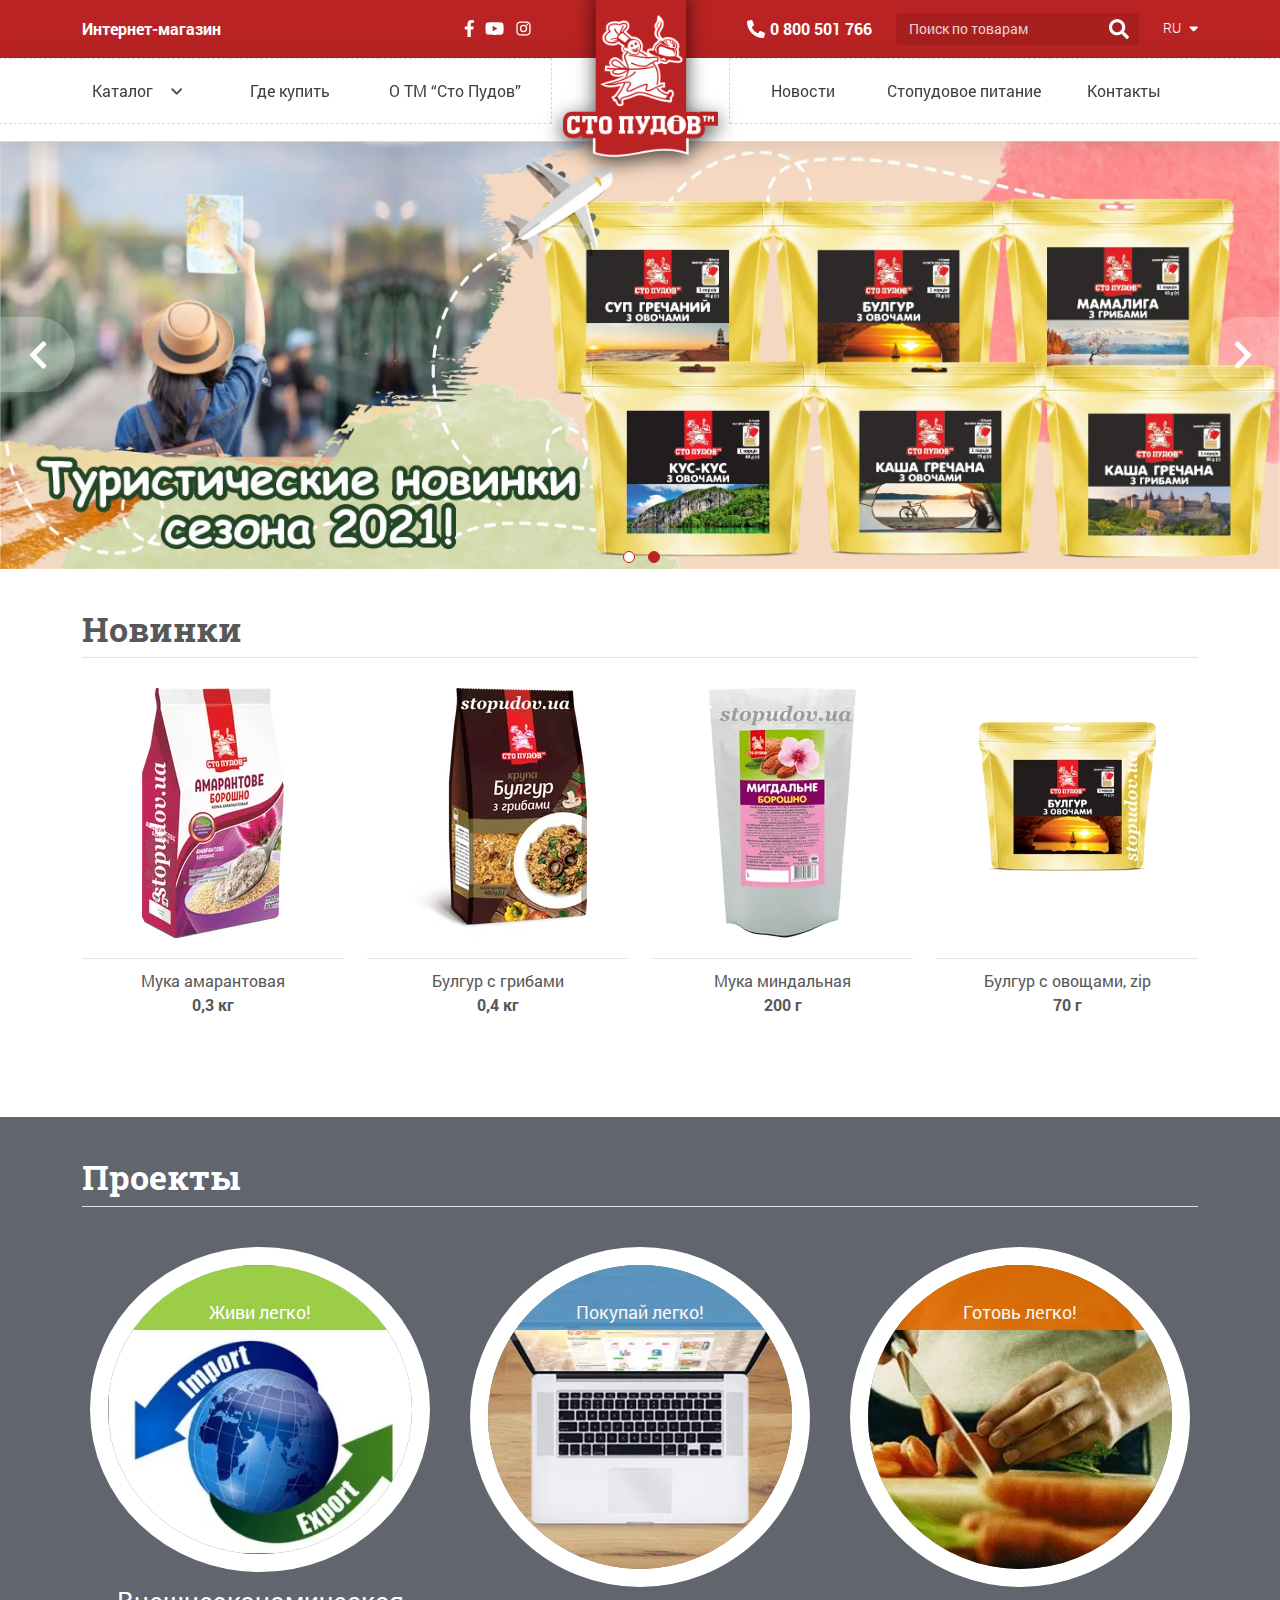
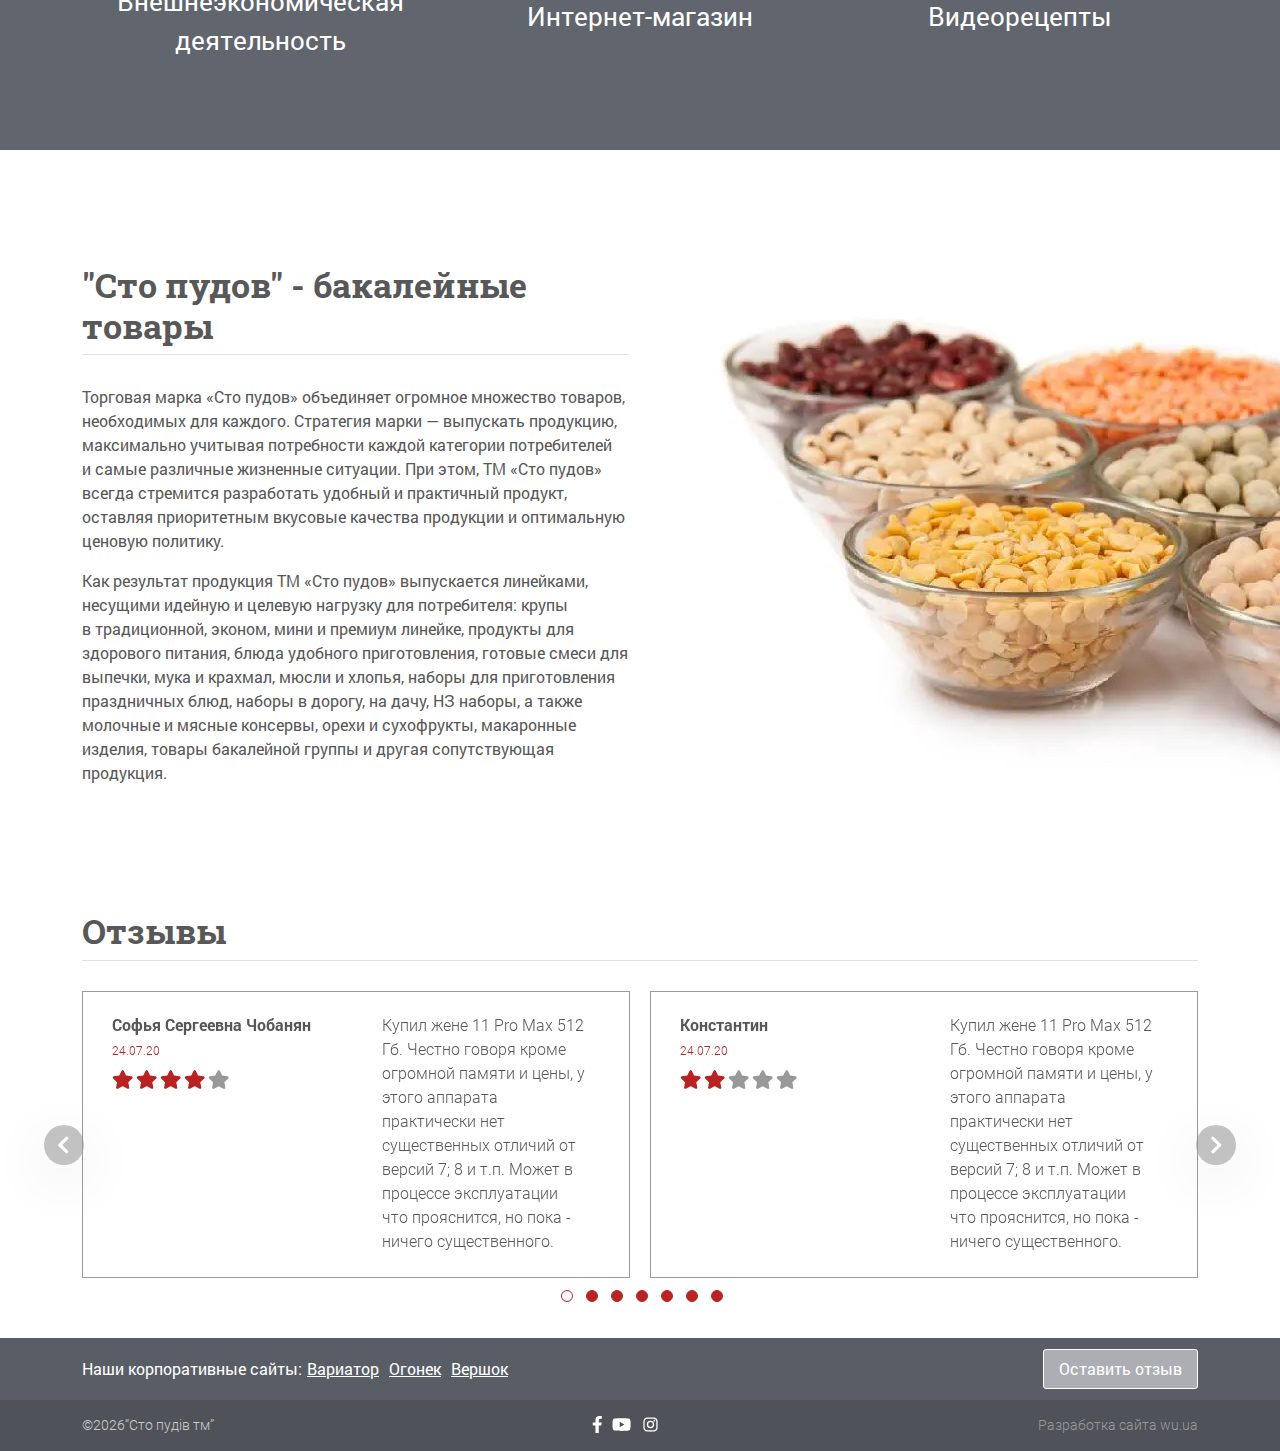
<file: public/index.html>
<!DOCTYPE html>
<html lang="ru">
	<head>
		<meta charset="utf-8">
		<title>title</title>
		<meta name="description" content="о чем страница">
		<meta http-equiv="X-UA-Compatible" content="IE=edge">
		<meta name="viewport" content="width=device-width,initial-scale=1.0,  shrink-to-fit=no">
		<link type="image/ico" href="img/favicon.ico" rel="shortcut icon"><meta name="format-detection" content="telephone=no"> 
		<link href="libs/swiper/swiper.min.css" rel="stylesheet"/>
		<link href="libs/@fancyapps/ui/fancybox.css" rel="stylesheet"/>
		<link href="css/main.min.css" rel="stylesheet"/>
	</head>
	<body>
		<div class="main-wrapper">
			<div class="menu-mobile menu-mobile--js d-lg-none">
				<div class="toggle-menu-mobile toggle-menu-mobile--js"><span></span>
				</div>
				<div class="menu-mobile__inner">
					<div class="menu-mobile__wrap d-sm-none">
						<div class="search">
							<form>
								<div class="search__input-wrap form-group"><input class="search__input form-control" name="search" type="search" placeholder="Поиск по товарам"/>
								</div>
								<!-- +e.input-wrap-->
								<button class="search__btn" type="submit">
									<svg class="icon icon-search ">
										<use xlink:href="img/svg/sprite.svg#search"></use>
									</svg>
								</button>
							</form>
						</div>
					</div>
					<ul class="menu menu--left" itemscope="itemscope" itemtype="http://schema.org/SiteNavigationElement">
						<li class="menu-item menu-item-has-children accardionContainer--js">
							<div class="menu__catalog"><a href="#" itemprop="url">Каталог</a>
								<div class="sitebarAccardionToggle sitebarAccardionToggle--js">
									<svg class="icon icon-chevron-down ">
										<use xlink:href="img/svg/sprite.svg#chevron-down"></use>
									</svg>
								</div>
							</div>
							<div class="menu__wrap sitebarAccardionHidden sitebarAccardionHidden--js">
								<div class="row"> 
									<div class="col"><span class="menu__head">Продукция</span>
										<ul class="sub-menu">
											<li class="menu-item" itemprop="item"><a href="#" itemprop="url">Готовые смеси для выпечки</a></li>
											<li class="menu-item" itemprop="item"><a href="#" itemprop="url">Блюда удобного приготовления</a></li>
											<li class="menu-item" itemprop="item"><a href="#" itemprop="url">Правильное питание</a></li>
											<li class="menu-item" itemprop="item"><a href="#" itemprop="url">Крупы</a></li>
											<li class="menu-item" itemprop="item"><a href="#" itemprop="url">Бобовые</a></li>
											<li class="menu-item" itemprop="item"><a href="#" itemprop="url">Мука, крахмал, панировочные сухари</a></li>
											<li class="menu-item" itemprop="item"><a href="#" itemprop="url">Наборы для приготовления</a></li>
											<li class="menu-item" itemprop="item"><a href="#" itemprop="url">Продукты в офис и в дорогу</a></li>
											<li class="menu-item" itemprop="item"><a href="#" itemprop="url">Макаронные изделия</a></li>
											<li class="menu-item" itemprop="item"><a href="#" itemprop="url">Сахар, соль, сода</a></li>
											<li class="menu-item" itemprop="item"><a href="#" itemprop="url">Сухофрукты,орехи</a></li>
											<li class="menu-item" itemprop="item"><a href="#" itemprop="url">Кондитерское сырьё, халва, чай</a></li>
											<li class="menu-item" itemprop="item"><a href="#" itemprop="url">Молочные продукты</a></li>
											<li class="menu-item" itemprop="item"><a href="#" itemprop="url">Мясные консервы</a></li>
											<li class="menu-item" itemprop="item"><a href="#" itemprop="url">Растительное масло</a></li>
											<li class="menu-item" itemprop="item"><a href="#" itemprop="url">HoReCa</a></li>
										</ul>
									</div>
									<div class="col menu__col"><span class="menu__head">Линейки круп</span>
										<ul class="menu__rList"> 
											<li class="menu__colorItem"><a href="#" itemprop="url" style="--item-color:#D6392B">Традиционная</a></li>
											<li class="menu__colorItem"><a href="#" itemprop="url" style="--item-color:#6E3EB0">Премиум</a></li>
											<li class="menu__colorItem"><a href="#" itemprop="url" style="--item-color:#11C8D1">Мини</a></li>
											<li class="menu__colorItem"><a href="#" itemprop="url" style="--item-color:#D6392B">Дачка</a></li>
											<li class="menu__colorItem"><a href="#" itemprop="url" style="--item-color:#98D400">Эконом</a></li>
										</ul>
									</div>
								</div>
							</div>
						</li>
						<li class="menu-item" itemprop="item"><a href="#" itemprop="url">Где купить</a></li>
						<li class="menu-item" itemprop="item"><a href="#" itemprop="url">О ТМ “Сто Пудов”</a></li>
					</ul>
					<ul class="menu menu--right" itemscope="itemscope" itemtype="http://schema.org/SiteNavigationElement">
						<li class="menu-item" itemprop="item"><a href="#" itemprop="url">Новости</a></li>
						<li class="menu-item" itemprop="item"><a href="#" itemprop="url">Стопудовое питание</a></li>
						<li class="menu-item" itemprop="item"><a href="#" itemprop="url">Контакты</a></li>
					</ul>
					<a class="menu-mobile__link" href="http://100pudov.in.ua/" target="_blank">Интернет-магазин
					</a>
					<div class="menu-mobile__wrap">
						<div class="langBlock">
							<div class="langBlock__item drop-accardion-js"> 
								<div class="langBlock__activeLang">RU
									<svg class="icon icon-sort-down ">
										<use xlink:href="img/svg/sprite.svg#sort-down"></use>
									</svg>
								</div>
							</div>
							<div class="langBlock__itemsHidden drop-accardion-toggle-js">
								<a class="langBlock__link" href="#">UA
								</a>
								<a class="langBlock__link" href="#">EN
								</a>
							</div>
						</div>
						<div class="soc">
							<a class="soc__item" href="https://www.facebook.com/100pudov" target="_blank">
								<svg class="icon icon-fb ">
									<use xlink:href="img/svg/sprite.svg#fb"></use>
								</svg>
							</a>
							<a class="soc__item" href="https://www.youtube.com/channel/UC0DPRNDdDJAIYhvDIfY-4wg" target="_blank">
								<svg class="icon icon-youtube ">
									<use xlink:href="img/svg/sprite.svg#youtube"></use>
								</svg>
							</a>
							<a class="soc__item" href="https://www.instagram.com/stopudov.ua" target="_blank">
								<svg class="icon icon-instagram ">
									<use xlink:href="img/svg/sprite.svg#instagram"></use>
								</svg>
							</a>
						</div>
					</div>
				</div>
			</div>
			<!--  мобильное меню-->
			<!-- start header-->
			<header class="header" id="header">
				<!-- start topLine-->
				<div class="topLine section" id="topLine">
					<div class="container">
						<div class="row align-items-center">
							<div class="col-auto d-lg-none">
								<div class="toggle-menu-mobile toggle-menu-mobile--js"><span></span>
								</div>
							</div>
							<div class="col col-sm-auto d-lg-none">
								<a class="topLine__logo" href="/"><img class="res-i" src="img/logo2.png" alt="Логотип"/>
								</a>
							</div>
							<div class="col d-none d-lg-block">
								<div class="row align-items-center">
									<div class="col-auto col-lg"> 
										<a class="topLine__link" href="http://100pudov.in.ua/" target="_blank">Интернет-магазин
										</a>
									</div>
									<div class="col-auto">
										<div class="soc">
											<a class="soc__item" href="https://www.facebook.com/100pudov" target="_blank">
												<svg class="icon icon-fb ">
													<use xlink:href="img/svg/sprite.svg#fb"></use>
												</svg>
											</a>
											<a class="soc__item" href="https://www.youtube.com/channel/UC0DPRNDdDJAIYhvDIfY-4wg" target="_blank">
												<svg class="icon icon-youtube ">
													<use xlink:href="img/svg/sprite.svg#youtube"></use>
												</svg>
											</a>
											<a class="soc__item" href="https://www.instagram.com/stopudov.ua" target="_blank">
												<svg class="icon icon-instagram ">
													<use xlink:href="img/svg/sprite.svg#instagram"></use>
												</svg>
											</a>
										</div>
									</div>
								</div>
							</div>
							<div class="topLine__col col-auto d-none d-lg-block">
							</div>
							<div class="col-auto col-sm">
								<div class="row align-items-center">
									<div class="col-auto d-none d-lg-block">
										<a class="topLine__tel" href="tel:0800501766">
											<svg class="icon icon-phone ">
												<use xlink:href="img/svg/sprite.svg#phone"></use>
											</svg>0 800 501 766
										</a>
									</div>
									<div class="col d-none d-sm-block">
										<div class="search">
											<form>
												<div class="search__input-wrap form-group"><input class="search__input form-control" name="search" type="search" placeholder="Поиск по товарам"/>
												</div>
												<!-- +e.input-wrap-->
												<button class="search__btn" type="submit">
													<svg class="icon icon-search ">
														<use xlink:href="img/svg/sprite.svg#search"></use>
													</svg>
												</button>
											</form>
										</div>
									</div>
									<div class="col-auto d-lg-none">
										<a class="topLine__catalog" href="#">Каталог
										</a>
									</div>
									<div class="col-auto d-none d-lg-block">
										<div class="langBlock">
											<div class="langBlock__item drop-accardion-js"> 
												<div class="langBlock__activeLang">RU
													<svg class="icon icon-sort-down ">
														<use xlink:href="img/svg/sprite.svg#sort-down"></use>
													</svg>
												</div>
											</div>
											<div class="langBlock__itemsHidden drop-accardion-toggle-js">
												<a class="langBlock__link" href="#">UA
												</a>
												<a class="langBlock__link" href="#">EN
												</a>
											</div>
										</div>
									</div>
								</div>
							</div>
						</div>
					</div>
				</div>
				<!-- end topLine-->
				<!-- start top-nav-->
				<div class="top-nav block-with-lazy d-none d-lg-block">
					<div class="container">
						<div class="row align-items-center">
							<div class="col">
								<ul class="menu menu--left" itemscope="itemscope" itemtype="http://schema.org/SiteNavigationElement">
									<li class="menu-item menu-item-has-children accardionContainer--js">
										<div class="menu__catalog"><a href="#" itemprop="url">Каталог</a>
											<div class="sitebarAccardionToggle sitebarAccardionToggle--js">
												<svg class="icon icon-chevron-down ">
													<use xlink:href="img/svg/sprite.svg#chevron-down"></use>
												</svg>
											</div>
										</div>
										<div class="menu__wrap sitebarAccardionHidden sitebarAccardionHidden--js">
											<div class="row"> 
												<div class="col"><span class="menu__head">Продукция</span>
													<ul class="sub-menu">
														<li class="menu-item" itemprop="item"><a href="#" itemprop="url">Готовые смеси для выпечки</a></li>
														<li class="menu-item" itemprop="item"><a href="#" itemprop="url">Блюда удобного приготовления</a></li>
														<li class="menu-item" itemprop="item"><a href="#" itemprop="url">Правильное питание</a></li>
														<li class="menu-item" itemprop="item"><a href="#" itemprop="url">Крупы</a></li>
														<li class="menu-item" itemprop="item"><a href="#" itemprop="url">Бобовые</a></li>
														<li class="menu-item" itemprop="item"><a href="#" itemprop="url">Мука, крахмал, панировочные сухари</a></li>
														<li class="menu-item" itemprop="item"><a href="#" itemprop="url">Наборы для приготовления</a></li>
														<li class="menu-item" itemprop="item"><a href="#" itemprop="url">Продукты в офис и в дорогу</a></li>
														<li class="menu-item" itemprop="item"><a href="#" itemprop="url">Макаронные изделия</a></li>
														<li class="menu-item" itemprop="item"><a href="#" itemprop="url">Сахар, соль, сода</a></li>
														<li class="menu-item" itemprop="item"><a href="#" itemprop="url">Сухофрукты,орехи</a></li>
														<li class="menu-item" itemprop="item"><a href="#" itemprop="url">Кондитерское сырьё, халва, чай</a></li>
														<li class="menu-item" itemprop="item"><a href="#" itemprop="url">Молочные продукты</a></li>
														<li class="menu-item" itemprop="item"><a href="#" itemprop="url">Мясные консервы</a></li>
														<li class="menu-item" itemprop="item"><a href="#" itemprop="url">Растительное масло</a></li>
														<li class="menu-item" itemprop="item"><a href="#" itemprop="url">HoReCa</a></li>
													</ul>
												</div>
												<div class="col menu__col"><span class="menu__head">Линейки круп</span>
													<ul class="menu__rList"> 
														<li class="menu__colorItem"><a href="#" itemprop="url" style="--item-color:#D6392B">Традиционная</a></li>
														<li class="menu__colorItem"><a href="#" itemprop="url" style="--item-color:#6E3EB0">Премиум</a></li>
														<li class="menu__colorItem"><a href="#" itemprop="url" style="--item-color:#11C8D1">Мини</a></li>
														<li class="menu__colorItem"><a href="#" itemprop="url" style="--item-color:#D6392B">Дачка</a></li>
														<li class="menu__colorItem"><a href="#" itemprop="url" style="--item-color:#98D400">Эконом</a></li>
													</ul>
												</div>
											</div>
										</div>
									</li>
									<li class="menu-item" itemprop="item"><a href="#" itemprop="url">Где купить</a></li>
									<li class="menu-item" itemprop="item"><a href="#" itemprop="url">О ТМ “Сто Пудов”</a></li>
								</ul>
							</div>
							<div class="top-nav__col col-auto"> 
								<a class="logo" href="/"><img class="logo__img logo__img--lg" src="img/logo-primary.png" alt="Логотип"/><img class="logo__img logo__img--sm" src="img/logo-3.png" alt="Логотип"/>
								</a>
							</div>
							<div class="col">
								<ul class="menu menu--right" itemscope="itemscope" itemtype="http://schema.org/SiteNavigationElement">
									<li class="menu-item" itemprop="item"><a href="#" itemprop="url">Новости</a></li>
									<li class="menu-item" itemprop="item"><a href="#" itemprop="url">Стопудовое питание</a></li>
									<li class="menu-item" itemprop="item"><a href="#" itemprop="url">Контакты</a></li>
								</ul>
							</div>
						</div>
					</div>
				</div>
				<!-- end top-nav-->
			</header>
			<!-- end header-->
			<!-- start headerBlock-->
			<div class="headerBlock section" id="headerBlock">
				<div class="headerBlock__slider headerBlock__slider--js swiper">
					<div class="swiper-wrapper">
							<div class="swiper-slide"><a href="#">
									<!-- picture-->
									<picture> 
										<source type="image/webp" srcset="img/@2x/webp/banner-1.webp"/><img src="img/@2x/banner-1.jpg" alt="" loading="lazy"/>
									</picture>
									<!-- /picture--></a></div>
							<div class="swiper-slide"><a href="#">
									<!-- picture-->
									<picture> 
										<source type="image/webp" srcset="img/@2x/webp/banner-2.webp"/><img src="img/@2x/banner-2.jpg" alt="" loading="lazy"/>
									</picture>
									<!-- /picture--></a></div>
					</div>
					<div class="swiper-pagination"></div>
					<div class="swiper-button-hand swiper-button-hand-prev swiper-button-prev">
						<svg class="icon icon-chevron-left ">
							<use xlink:href="img/svg/sprite.svg#chevron-left"></use>
						</svg>
					</div>
					<div class="swiper-button-hand swiper-button-hand-next swiper-button-next">
						<svg class="icon icon-chevron-right ">
							<use xlink:href="img/svg/sprite.svg#chevron-right"></use>
						</svg>
					</div>
				</div>
			</div>
			<!-- end headerBlock-->
			<!-- start sNewItem-->
			<section class="sNewItem section" id="sNewItem">
				<div class="container">
					<div class="section-title">
						<h2>Новинки</h2>
					</div>
					<div class="row">
								<div class="col-6 col-lg-3">
									<a class="sNewItem__item text-center" href="#">
										<div class="sNewItem__imgWrap">
											<!-- picture-->
											<picture> 
												<source type="image/webp" srcset="img/@2x/webp/newProd-1.webp"/><img src="img/@2x/newProd-1.png" alt="" loading="lazy"/>
											</picture>
											<!-- /picture-->
										</div>
										<div class="sNewItem__txtWrap">
											<div class="sNewItem__name">Мука амарантовая
											</div><strong>0,3 кг</strong>
										</div>
									</a>
								</div>
								<div class="col-6 col-lg-3">
									<a class="sNewItem__item text-center" href="#">
										<div class="sNewItem__imgWrap">
											<!-- picture-->
											<picture> 
												<source type="image/webp" srcset="img/@2x/webp/newProd-2.webp"/><img src="img/@2x/newProd-2.png" alt="" loading="lazy"/>
											</picture>
											<!-- /picture-->
										</div>
										<div class="sNewItem__txtWrap">
											<div class="sNewItem__name">Булгур с грибами
											</div><strong>0,4 кг</strong>
										</div>
									</a>
								</div>
								<div class="col-6 col-lg-3">
									<a class="sNewItem__item text-center" href="#">
										<div class="sNewItem__imgWrap">
											<!-- picture-->
											<picture> 
												<source type="image/webp" srcset="img/@2x/webp/newProd-3.webp"/><img src="img/@2x/newProd-3.png" alt="" loading="lazy"/>
											</picture>
											<!-- /picture-->
										</div>
										<div class="sNewItem__txtWrap">
											<div class="sNewItem__name">Мука миндальная
											</div><strong>200 г</strong>
										</div>
									</a>
								</div>
								<div class="col-6 col-lg-3">
									<a class="sNewItem__item text-center" href="#">
										<div class="sNewItem__imgWrap">
											<!-- picture-->
											<picture> 
												<source type="image/webp" srcset="img/@2x/webp/newProd-4.webp"/><img src="img/@2x/newProd-4.png" alt="" loading="lazy"/>
											</picture>
											<!-- /picture-->
										</div>
										<div class="sNewItem__txtWrap">
											<div class="sNewItem__name">Булгур с овощами, zip
											</div><strong>70 г</strong>
										</div>
									</a>
								</div>
					</div>
				</div>
			</section>
			<!-- end sNewItem-->
			<!-- start sProjects-->
			<section class="sProjects section" id="sProjects">
				<div class="container">
					<div class="section-title">
						<h2>Проекты</h2>
					</div>
					<div class="row">
								<div class="col-md-4"> 
									<a class="sProjects__item" href="#">
										<div class="sProjects__imgWrap"> 
											<div class="sProjects__imgTxt" style="--info-color: #91C834;"><span>Живи легко!</span>
											</div>
											<!-- picture-->
											<picture> 
												<source type="image/webp" srcset="img/@2x/webp/project-1.webp"/><img src="img/@2x/project-1.jpg" alt="" loading="lazy"/>
											</picture>
											<!-- /picture-->
										</div>
										<div class="sProjects__txt">Внешнеэкономическая деятельность
										</div>
									</a>
								</div>
								<div class="col-md-4"> 
									<a class="sProjects__item" href="#">
										<div class="sProjects__imgWrap"> 
											<div class="sProjects__imgTxt" style="--info-color: #5296C8;"><span>Покупай легко!</span>
											</div>
											<!-- picture-->
											<picture> 
												<source type="image/webp" srcset="img/@2x/webp/project-2.webp"/><img src="img/@2x/project-2.jpg" alt="" loading="lazy"/>
											</picture>
											<!-- /picture-->
										</div>
										<div class="sProjects__txt">Интернет-магазин
										</div>
									</a>
								</div>
								<div class="col-md-4"> 
									<a class="sProjects__item" href="#">
										<div class="sProjects__imgWrap"> 
											<div class="sProjects__imgTxt" style="--info-color: #E26B00;"><span>Готовь легко!</span>
											</div>
											<!-- picture-->
											<picture> 
												<source type="image/webp" srcset="img/@2x/webp/project-3.webp"/><img src="img/@2x/project-3.jpg" alt="" loading="lazy"/>
											</picture>
											<!-- /picture-->
										</div>
										<div class="sProjects__txt">Видеорецепты
										</div>
									</a>
								</div>
					</div>
				</div>
			</section>
			<!-- end sProjects-->
			<!-- start sAbout-->
			<section class="sAbout section" id="sAbout">
				<div class="container">
					<div class="row"> 
						<div class="col-lg-6"> 
							<div class="section-title">
								<h2>"Сто пудов" - бакалейные товары</h2>
							</div>
							<p>Торговая марка &laquo;Сто пудов&raquo; объединяет огромное множество товаров, необходимых для каждого. Стратегия марки&nbsp;&mdash; выпускать продукцию, максимально учитывая потребности каждой категории потребителей и&nbsp;самые различные жизненные ситуации. При этом, ТМ&nbsp;&laquo;Сто пудов&raquo; всегда стремится разработать удобный и&nbsp;практичный продукт, оставляя приоритетным вкусовые качества продукции и&nbsp;оптимальную ценовую политику.</p>
							<p>Как результат продукция ТМ&nbsp;&laquo;Сто пудов&raquo; выпускается линейками, несущими идейную и&nbsp;целевую нагрузку для потребителя: крупы в&nbsp;традиционной, эконом, мини и&nbsp;премиум линейке, продукты для здорового питания, блюда удобного приготовления, готовые смеси для выпечки, мука и&nbsp;крахмал, мюсли и&nbsp;хлопья, наборы для приготовления праздничных блюд, наборы в&nbsp;дорогу, на&nbsp;дачу, НЗ&nbsp;наборы, а&nbsp;также молочные и&nbsp;мясные консервы, орехи и&nbsp;сухофрукты, макаронные изделия, товары бакалейной группы и&nbsp;другая сопутствующая продукция.</p>
						</div>
						<div class="sAbout__col col-lg-6 d-none d-lg-block"> 
							<div class="sAbout__bgImg">
								<!-- picture-->
								<picture> 
									<source type="image/webp" srcset="img/@2x/webp/about_bg.webp" media="(min-width:576px)"/>
									<source type="image/webp" srcset="img/@1x/webp/about_bg.webp"/>
									<source type="image/jpg" srcset="img/@2x/about_bg.jpg" media="(min-width:576px)"/>
									<source type="image/jpg" srcset="img/@1x/about_bg.jpg"/><img src="img/@2x/about_bg.jpg" alt="" loading="lazy"/>
								</picture>
								<!-- /picture-->
							</div>
						</div>
					</div>
				</div>
			</section>
			<!-- end sAbout-->
			<!-- start sReviews-->
			<div class="sReviews section" id="sReviews">
				<div class="container"> 
					<div class="section-title">
						<h2>Отзывы</h2>
					</div>
					<div class="sReviews__sliderWrap">
						<div class="sReviews__slider sReviews__slider--js swiper-container">
							<div class="swiper-wrapper">
								<div class="swiper-slide">
									<div class="sReviews__item">
										<div class="sReviews__item-data">
											<div class="sReviews__name">Софья Сергеевна Чобанян
											</div>
											<div class="sReviews__date"><span>24.07.20</span>
											</div>
											<div class="sReviews__stars-cont">
												<div class="sReviews__star filled-star">
													<svg class="icon icon-star ">
														<use xlink:href="img/svg/sprite.svg#star"></use>
													</svg>
												</div>
												<div class="sReviews__star filled-star">
													<svg class="icon icon-star ">
														<use xlink:href="img/svg/sprite.svg#star"></use>
													</svg>
												</div>
												<div class="sReviews__star filled-star">
													<svg class="icon icon-star ">
														<use xlink:href="img/svg/sprite.svg#star"></use>
													</svg>
												</div>
												<div class="sReviews__star filled-star">
													<svg class="icon icon-star ">
														<use xlink:href="img/svg/sprite.svg#star"></use>
													</svg>
												</div>
												<div class="sReviews__star empty-star">
													<svg class="icon icon-star ">
														<use xlink:href="img/svg/sprite.svg#star"></use>
													</svg>
												</div>
											</div>
										</div>
										<div class="sReviews__item-txt">
											<p>Купил жене 11 Pro Max 512 Гб. Честно говоря кроме огромной памяти и цены, у этого аппарата практически нет существенных отличий от версий 7; 8 и т.п. Может в процессе эксплуатации что прояснится, но пока - ничего существенного.</p>
										</div>
									</div>
								</div>
								<div class="swiper-slide">
									<div class="sReviews__item">
										<div class="sReviews__item-data">
											<div class="sReviews__name">Константин
											</div>
											<div class="sReviews__date"><span>24.07.20</span>
											</div>
											<div class="sReviews__stars-cont">
												<div class="sReviews__star filled-star">
													<svg class="icon icon-star ">
														<use xlink:href="img/svg/sprite.svg#star"></use>
													</svg>
												</div>
												<div class="sReviews__star filled-star">
													<svg class="icon icon-star ">
														<use xlink:href="img/svg/sprite.svg#star"></use>
													</svg>
												</div>
												<div class="sReviews__star empty-star">
													<svg class="icon icon-star ">
														<use xlink:href="img/svg/sprite.svg#star"></use>
													</svg>
												</div>
												<div class="sReviews__star empty-star">
													<svg class="icon icon-star ">
														<use xlink:href="img/svg/sprite.svg#star"></use>
													</svg>
												</div>
												<div class="sReviews__star empty-star">
													<svg class="icon icon-star ">
														<use xlink:href="img/svg/sprite.svg#star"></use>
													</svg>
												</div>
											</div>
										</div>
										<div class="sReviews__item-txt">
											<p>Купил жене 11 Pro Max 512 Гб. Честно говоря кроме огромной памяти и цены, у этого аппарата практически нет существенных отличий от версий 7; 8 и т.п. Может в процессе эксплуатации что прояснится, но пока - ничего существенного.</p>
										</div>
									</div>
								</div>
								<div class="swiper-slide">
									<div class="sReviews__item">
										<div class="sReviews__item-data">
											<div class="sReviews__name">Елизавета
											</div>
											<div class="sReviews__date"><span>24.07.20</span>
											</div>
											<div class="sReviews__stars-cont">
												<div class="sReviews__star filled-star">
													<svg class="icon icon-star ">
														<use xlink:href="img/svg/sprite.svg#star"></use>
													</svg>
												</div>
												<div class="sReviews__star filled-star">
													<svg class="icon icon-star ">
														<use xlink:href="img/svg/sprite.svg#star"></use>
													</svg>
												</div>
												<div class="sReviews__star filled-star">
													<svg class="icon icon-star ">
														<use xlink:href="img/svg/sprite.svg#star"></use>
													</svg>
												</div>
												<div class="sReviews__star filled-star">
													<svg class="icon icon-star ">
														<use xlink:href="img/svg/sprite.svg#star"></use>
													</svg>
												</div>
												<div class="sReviews__star empty-star">
													<svg class="icon icon-star ">
														<use xlink:href="img/svg/sprite.svg#star"></use>
													</svg>
												</div>
											</div>
										</div>
										<div class="sReviews__item-txt">
											<p>Купил жене 11 Pro Max 512 Гб. Честно говоря кроме огромной памяти и цены, у этого аппарата практически нет существенных отличий от версий 7; 8 и т.п. Может в процессе эксплуатации что прояснится, но пока - ничего существенного.</p>
										</div>
									</div>
								</div>
								<div class="swiper-slide">
									<div class="sReviews__item">
										<div class="sReviews__item-data">
											<div class="sReviews__name">Софья Сергеевна Чобанян
											</div>
											<div class="sReviews__date"><span>24.07.20</span>
											</div>
											<div class="sReviews__stars-cont">
												<div class="sReviews__star filled-star">
													<svg class="icon icon-star ">
														<use xlink:href="img/svg/sprite.svg#star"></use>
													</svg>
												</div>
												<div class="sReviews__star filled-star">
													<svg class="icon icon-star ">
														<use xlink:href="img/svg/sprite.svg#star"></use>
													</svg>
												</div>
												<div class="sReviews__star filled-star">
													<svg class="icon icon-star ">
														<use xlink:href="img/svg/sprite.svg#star"></use>
													</svg>
												</div>
												<div class="sReviews__star filled-star">
													<svg class="icon icon-star ">
														<use xlink:href="img/svg/sprite.svg#star"></use>
													</svg>
												</div>
												<div class="sReviews__star empty-star">
													<svg class="icon icon-star ">
														<use xlink:href="img/svg/sprite.svg#star"></use>
													</svg>
												</div>
											</div>
										</div>
										<div class="sReviews__item-txt">
											<p>Купил жене 11 Pro Max 512 Гб. Честно говоря кроме огромной памяти и цены, у этого аппарата практически нет существенных отличий от версий 7; 8 и т.п. Может в процессе эксплуатации что прояснится, но пока - ничего существенного.</p>
										</div>
									</div>
								</div>
								<div class="swiper-slide">
									<div class="sReviews__item">
										<div class="sReviews__item-data">
											<div class="sReviews__name">Георгий Новиков
											</div>
											<div class="sReviews__date"><span>24.07.20</span>
											</div>
											<div class="sReviews__stars-cont">
												<div class="sReviews__star filled-star">
													<svg class="icon icon-star ">
														<use xlink:href="img/svg/sprite.svg#star"></use>
													</svg>
												</div>
												<div class="sReviews__star filled-star">
													<svg class="icon icon-star ">
														<use xlink:href="img/svg/sprite.svg#star"></use>
													</svg>
												</div>
												<div class="sReviews__star filled-star">
													<svg class="icon icon-star ">
														<use xlink:href="img/svg/sprite.svg#star"></use>
													</svg>
												</div>
												<div class="sReviews__star filled-star">
													<svg class="icon icon-star ">
														<use xlink:href="img/svg/sprite.svg#star"></use>
													</svg>
												</div>
												<div class="sReviews__star filled-star">
													<svg class="icon icon-star ">
														<use xlink:href="img/svg/sprite.svg#star"></use>
													</svg>
												</div>
											</div>
										</div>
										<div class="sReviews__item-txt">
											<p>Купил жене 11 Pro Max 512 Гб. Честно говоря кроме огромной памяти и цены, у этого аппарата практически нет существенных отличий от версий 7; 8 и т.п. Может в процессе эксплуатации что прояснится, но пока - ничего существенного.</p>
										</div>
									</div>
								</div>
								<div class="swiper-slide">
									<div class="sReviews__item">
										<div class="sReviews__item-data">
											<div class="sReviews__name">Софья Сергеевна Чобанян
											</div>
											<div class="sReviews__date"><span>24.07.20</span>
											</div>
											<div class="sReviews__stars-cont">
												<div class="sReviews__star filled-star">
													<svg class="icon icon-star ">
														<use xlink:href="img/svg/sprite.svg#star"></use>
													</svg>
												</div>
												<div class="sReviews__star empty-star">
													<svg class="icon icon-star ">
														<use xlink:href="img/svg/sprite.svg#star"></use>
													</svg>
												</div>
												<div class="sReviews__star empty-star">
													<svg class="icon icon-star ">
														<use xlink:href="img/svg/sprite.svg#star"></use>
													</svg>
												</div>
												<div class="sReviews__star empty-star">
													<svg class="icon icon-star ">
														<use xlink:href="img/svg/sprite.svg#star"></use>
													</svg>
												</div>
												<div class="sReviews__star empty-star">
													<svg class="icon icon-star ">
														<use xlink:href="img/svg/sprite.svg#star"></use>
													</svg>
												</div>
											</div>
										</div>
										<div class="sReviews__item-txt">
											<p>Купил жене 11 Pro Max 512 Гб. Честно говоря кроме огромной памяти и цены, у этого аппарата практически нет существенных отличий от версий 7; 8 и т.п. Может в процессе эксплуатации что прояснится, но пока - ничего существенного.</p>
										</div>
									</div>
								</div>
								<div class="swiper-slide">
									<div class="sReviews__item">
										<div class="sReviews__item-data">
											<div class="sReviews__name">Степан
											</div>
											<div class="sReviews__date"><span>24.07.20</span>
											</div>
											<div class="sReviews__stars-cont">
												<div class="sReviews__star filled-star">
													<svg class="icon icon-star ">
														<use xlink:href="img/svg/sprite.svg#star"></use>
													</svg>
												</div>
												<div class="sReviews__star filled-star">
													<svg class="icon icon-star ">
														<use xlink:href="img/svg/sprite.svg#star"></use>
													</svg>
												</div>
												<div class="sReviews__star filled-star">
													<svg class="icon icon-star ">
														<use xlink:href="img/svg/sprite.svg#star"></use>
													</svg>
												</div>
												<div class="sReviews__star filled-star">
													<svg class="icon icon-star ">
														<use xlink:href="img/svg/sprite.svg#star"></use>
													</svg>
												</div>
												<div class="sReviews__star empty-star">
													<svg class="icon icon-star ">
														<use xlink:href="img/svg/sprite.svg#star"></use>
													</svg>
												</div>
											</div>
										</div>
										<div class="sReviews__item-txt">
											<p>Купил жене 11 Pro Max 512 Гб. Честно говоря кроме огромной памяти и цены, у этого аппарата практически нет существенных отличий от версий 7; 8 и т.п. Может в процессе эксплуатации что прояснится, но пока - ничего существенного.</p>
										</div>
									</div>
								</div>
							</div>
						</div>
						<div class="swiper-button-hand swiper-button-hand-prev swiper-button-prev">
							<svg class="icon icon-chevron-left ">
								<use xlink:href="img/svg/sprite.svg#chevron-left"></use>
							</svg>
						</div>
						<div class="swiper-button-hand swiper-button-hand-next swiper-button-next">
							<svg class="icon icon-chevron-right ">
								<use xlink:href="img/svg/sprite.svg#chevron-right"></use>
							</svg>
						</div>
						<div class="swiper-pagination"></div>
					</div>
				</div>
			</div>
			<footer class="footer">
				<div class="footer__head">
					<div class="container">
						<div class="row align-items-center">
							<div class="footer__col col-lg">
								<div class="footer__site">Наши корпоративные сайты:
								</div>
								<ul class="footer__siteList">
									<li><a href="#" target="_blank">Вариатор</a></li>
									<li><a href="#" target="_blank">Огонек</a></li>
									<li><a href="#" target="_blank">Вершок</a></li>
								</ul>
							</div>
							<div class="col-lg-auto">
								<a class="footer__btn btn" href="#">Оставить отзыв
								</a>
							</div>
						</div>
					</div>
				</div>
				<div class="footer__foot"> 
					<div class="container"> 
						<div class="row"> 
							<div class="col col-lg-auto">
								<div class="footer__copyright">©<span class="currentYear"></span>“Сто пудів тм”
								</div>
							</div>
							<div class="col d-none d-lg-block">
								<div class="soc">
									<a class="soc__item" href="https://www.facebook.com/100pudov" target="_blank">
										<svg class="icon icon-fb ">
											<use xlink:href="img/svg/sprite.svg#fb"></use>
										</svg>
									</a>
									<a class="soc__item" href="https://www.youtube.com/channel/UC0DPRNDdDJAIYhvDIfY-4wg" target="_blank">
										<svg class="icon icon-youtube ">
											<use xlink:href="img/svg/sprite.svg#youtube"></use>
										</svg>
									</a>
									<a class="soc__item" href="https://www.instagram.com/stopudov.ua" target="_blank">
										<svg class="icon icon-instagram ">
											<use xlink:href="img/svg/sprite.svg#instagram"></use>
										</svg>
									</a>
								</div>
							</div>
							<div class="col-auto">
								<a class="footer__dev" href="#">Разработка сайта wu.ua
								</a>
							</div>
						</div>
					</div>
				</div>
			</footer>
		</div>
		<!--  start modals-->
		<div class="modal-win" id="modal-call" style="display: none">
			<div class="form-wrap">
				<form>
					<div class="text-center">
						<div class="form-wrap__title form-data h3 ttu">Обратный звонок
						</div>
						<p class="after-headline">Заполните заявку и&nbsp;мы&nbsp;с&nbsp;Вами свяжемся в&nbsp;течение 15&nbsp;минут</p>
					</div>
					<div class="form-wrap__input-wrap form-group"><input class="form-wrap__input form-control" name="text" type="text" placeholder="Ваше Имя" required="required"/> 
					</div>
					<!-- +e.input-wrap-->
					<button class="form-wrap__btn btn" type="submit"> 
					</button>
					<div class="p-5"></div>
					<div class="p-5"></div>
					<div class="p-5"></div>
					<div class="p-5"></div>
					<div class="p-5"></div>
					<div class="form-wrap__policy">
						<label class="custom-input form-check"><input class="custom-input__input form-check-input" name="checkbox" type="checkbox" checked="checked"/><small class="custom-input__text text-secondary">Согласен на обработку и хранение моих персональных данных в соответствии с условиями</small>
						</label>
					</div>
				</form>
			</div>
		</div>
		<!-- #modal-call-->
		<!-- end modals-->
		<!-- modal libs-->
		<script src="libs/jquery/jquery.min.js"></script>
		<script src="libs/@fancyapps/ui/fancybox.umd.js"></script>
		<!-- modal libs-->
		<!-- slider libs-->
		<script src="libs/swiper/swiper-bundle.min.js"> </script>
		<!-- /slider libs-->
		<script src="libs/inputmask/inputmask.min.js"></script>
		<script src="js/common.js"></script>
	</body>
</html>
</file>
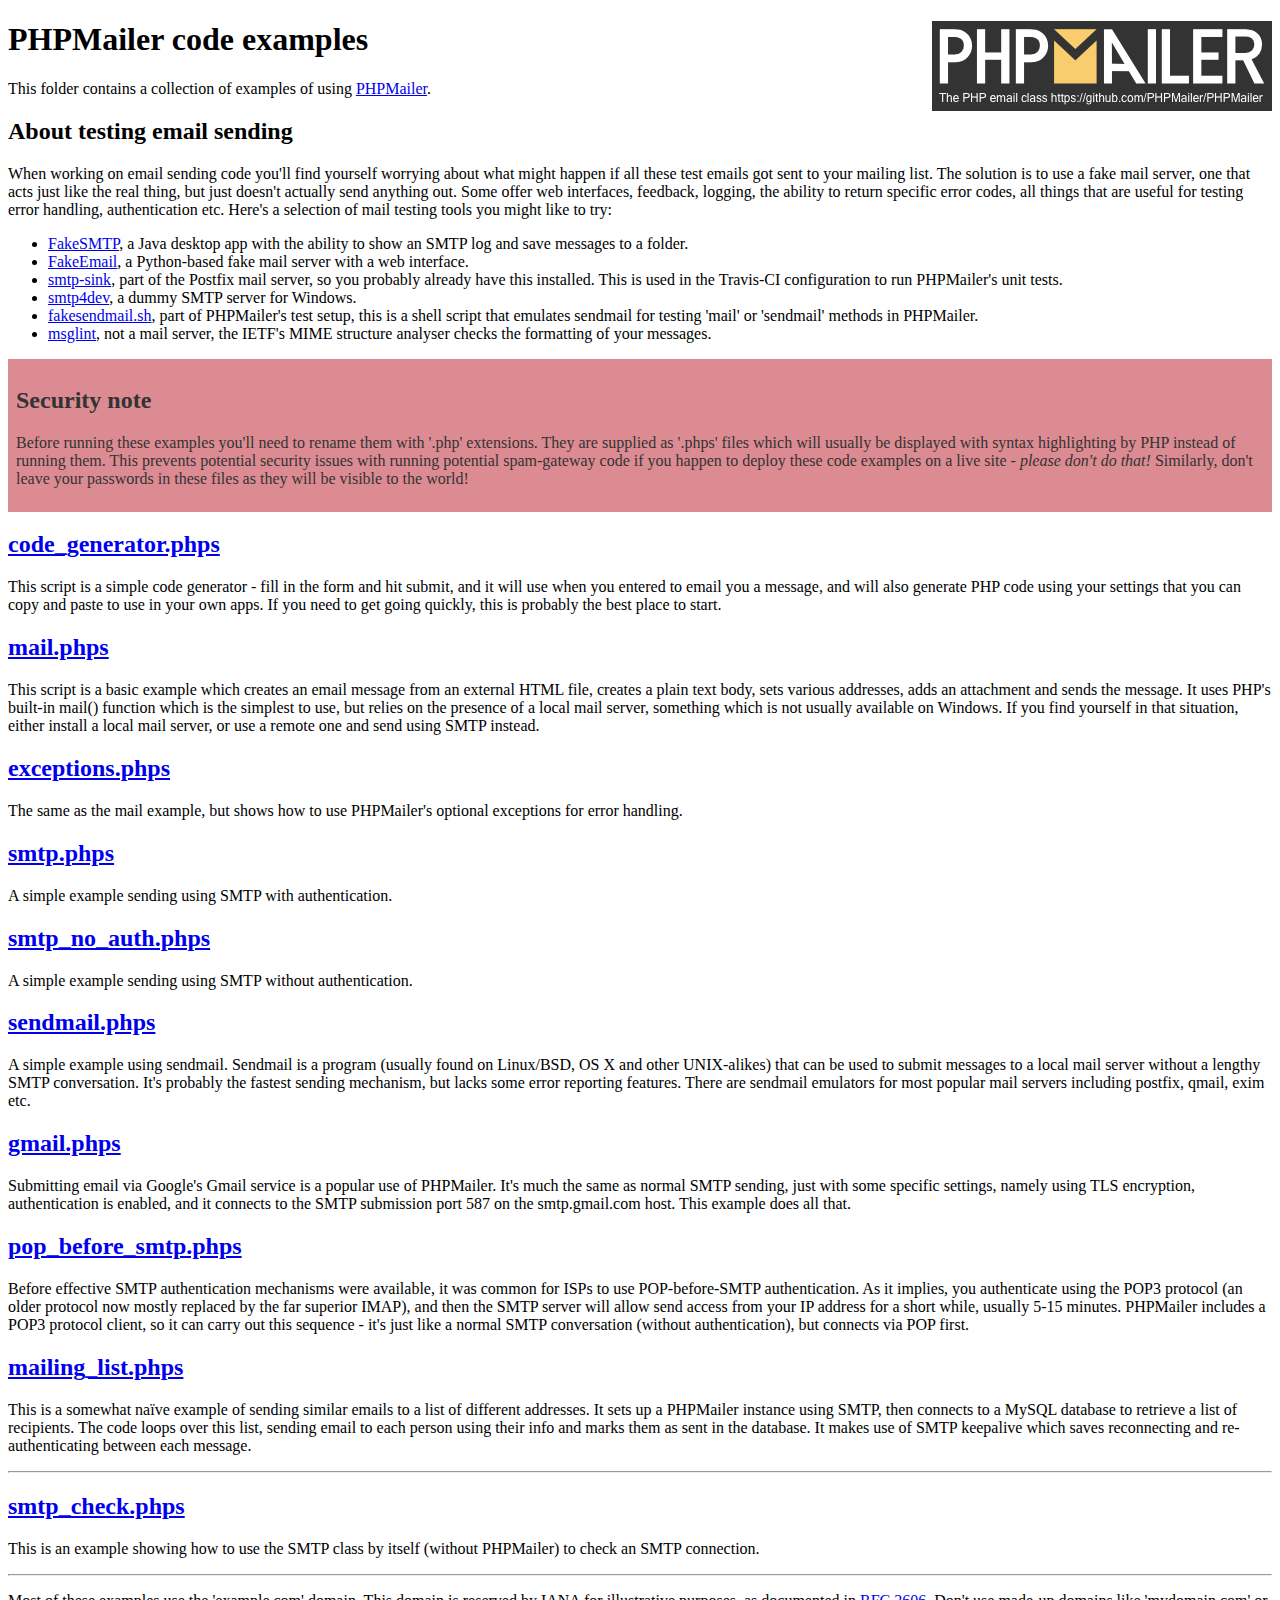
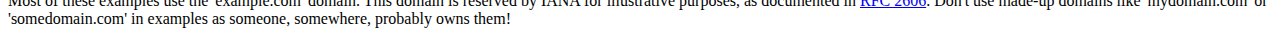
<file: public/vendor/phpmailer/phpmailer/examples/index.html>
<!DOCTYPE html>
<html>
<head>
	<meta charset="UTF-8">
	<title>PHPMailer Examples</title>
</head>
<body>
<h1>PHPMailer code examples<a href="https://github.com/PHPMailer/PHPMailer"><img src="images/phpmailer.png" style="float:right; border:0;" alt="PHPMailer logo"></a></h1>
<p>This folder contains a collection of examples of using <a href="https://github.com/PHPMailer/PHPMailer">PHPMailer</a>.</p>
<h2>About testing email sending</h2>
<p>When working on email sending code you'll find yourself worrying about what might happen if all these test emails got sent to your mailing list. The solution is to use a fake mail server, one that acts just like the real thing, but just doesn't actually send anything out. Some offer web interfaces, feedback, logging, the ability to return specific error codes, all things that are useful for testing error handling, authentication etc. Here's a selection of mail testing tools you might like to try:</p>
<ul>
  <li><a href="https://github.com/Nilhcem/FakeSMTP">FakeSMTP</a>, a Java desktop app with the ability to show an SMTP log and save messages to a folder. </li>
  <li><a href="https://github.com/isotoma/FakeEmail">FakeEmail</a>, a Python-based fake mail server with a web interface.</li>
  <li><a href="http://www.postfix.org/smtp-sink.1.html">smtp-sink</a>, part of the Postfix mail server, so you probably already have this installed. This is used in the Travis-CI configuration to run PHPMailer's unit tests.</li>
  <li><a href="http://smtp4dev.codeplex.com">smtp4dev</a>, a dummy SMTP server for Windows.</li>
  <li><a href="https://github.com/PHPMailer/PHPMailer/blob/master/test/fakesendmail.sh">fakesendmail.sh</a>, part of PHPMailer's test setup, this is a shell script that emulates sendmail for testing 'mail' or 'sendmail' methods in PHPMailer.</li>
  <li><a href="http://tools.ietf.org/tools/msglint/">msglint</a>, not a mail server, the IETF's MIME structure analyser checks the formatting of your messages.</li>
</ul>
<div style="padding: 8px; color: #333333; background-color: #dc8b92">
<h2>Security note</h2>
<p>Before running these examples you'll need to rename them with '.php' extensions. They are supplied as '.phps' files which will usually be displayed with syntax highlighting by PHP instead of running them. This prevents potential security issues with running potential spam-gateway code if you happen to deploy these code examples on a live site - <em>please don't do that!</em> Similarly, don't leave your passwords in these files as they will be visible to the world!</p>
</div>
<h2><a href="code_generator.phps">code_generator.phps</a></h2>
<p>This script is a simple code generator - fill in the form and hit submit, and it will use when you entered to email you a message, and will also generate PHP code using your settings that you can copy and paste to use in your own apps. If you need to get going quickly, this is probably the best place to start.</p>
<h2><a href="mail.phps">mail.phps</a></h2>
<p>This script is a basic example which creates an email message from an external HTML file, creates a plain text body, sets various addresses, adds an attachment and sends the message. It uses PHP's built-in mail() function which is the simplest to use, but relies on the presence of a local mail server, something which is not usually available on Windows. If you find yourself in that situation, either install a local mail server, or use a remote one and send using SMTP instead.</p>
<h2><a href="exceptions.phps">exceptions.phps</a></h2>
<p>The same as the mail example, but shows how to use PHPMailer's optional exceptions for error handling.</p>
<h2><a href="smtp.phps">smtp.phps</a></h2>
<p>A simple example sending using SMTP with authentication.</p>
<h2><a href="smtp_no_auth.phps">smtp_no_auth.phps</a></h2>
<p>A simple example sending using SMTP without authentication.</p>
<h2><a href="sendmail.phps">sendmail.phps</a></h2>
<p>A simple example using sendmail. Sendmail is a program (usually found on Linux/BSD, OS X and other UNIX-alikes) that can be used to submit messages to a local mail server without a lengthy SMTP conversation. It's probably the fastest sending mechanism, but lacks some error reporting features. There are sendmail emulators for most popular mail servers including postfix, qmail, exim etc.</p>
<h2><a href="gmail.phps">gmail.phps</a></h2>
<p>Submitting email via Google's Gmail service is a popular use of PHPMailer. It's much the same as normal SMTP sending, just with some specific settings, namely using TLS encryption, authentication is enabled, and it connects to the SMTP submission port 587 on the smtp.gmail.com host. This example does all that.</p>
<h2><a href="pop_before_smtp.phps">pop_before_smtp.phps</a></h2>
<p>Before effective SMTP authentication mechanisms were available, it was common for ISPs to use POP-before-SMTP authentication. As it implies, you authenticate using the POP3 protocol (an older protocol now mostly replaced by the far superior IMAP), and then the SMTP server will allow send access from your IP address for a short while, usually 5-15 minutes. PHPMailer includes a POP3 protocol client, so it can carry out this sequence - it's just like a normal SMTP conversation (without authentication), but connects via POP first.</p>
<h2><a href="mailing_list.phps">mailing_list.phps</a></h2>
<p>This is a somewhat naïve example of sending similar emails to a list of different addresses. It sets up a PHPMailer instance using SMTP, then connects to a MySQL database to retrieve a list of recipients. The code loops over this list, sending email to each person using their info and marks them as sent in the database. It makes use of SMTP keepalive which saves reconnecting and re-authenticating between each message.</p>
<hr>
<h2><a href="smtp_check.phps">smtp_check.phps</a></h2>
<p>This is an example showing how to use the SMTP class by itself (without PHPMailer) to check an SMTP connection.</p>
<hr>
<p>Most of these examples use the 'example.com' domain. This domain is reserved by IANA for illustrative purposes, as documented in <a href="http://tools.ietf.org/html/rfc2606">RFC 2606</a>. Don't use made-up domains like 'mydomain.com' or 'somedomain.com' in examples as someone, somewhere, probably owns them!</p>
</body>
</html>
</file>
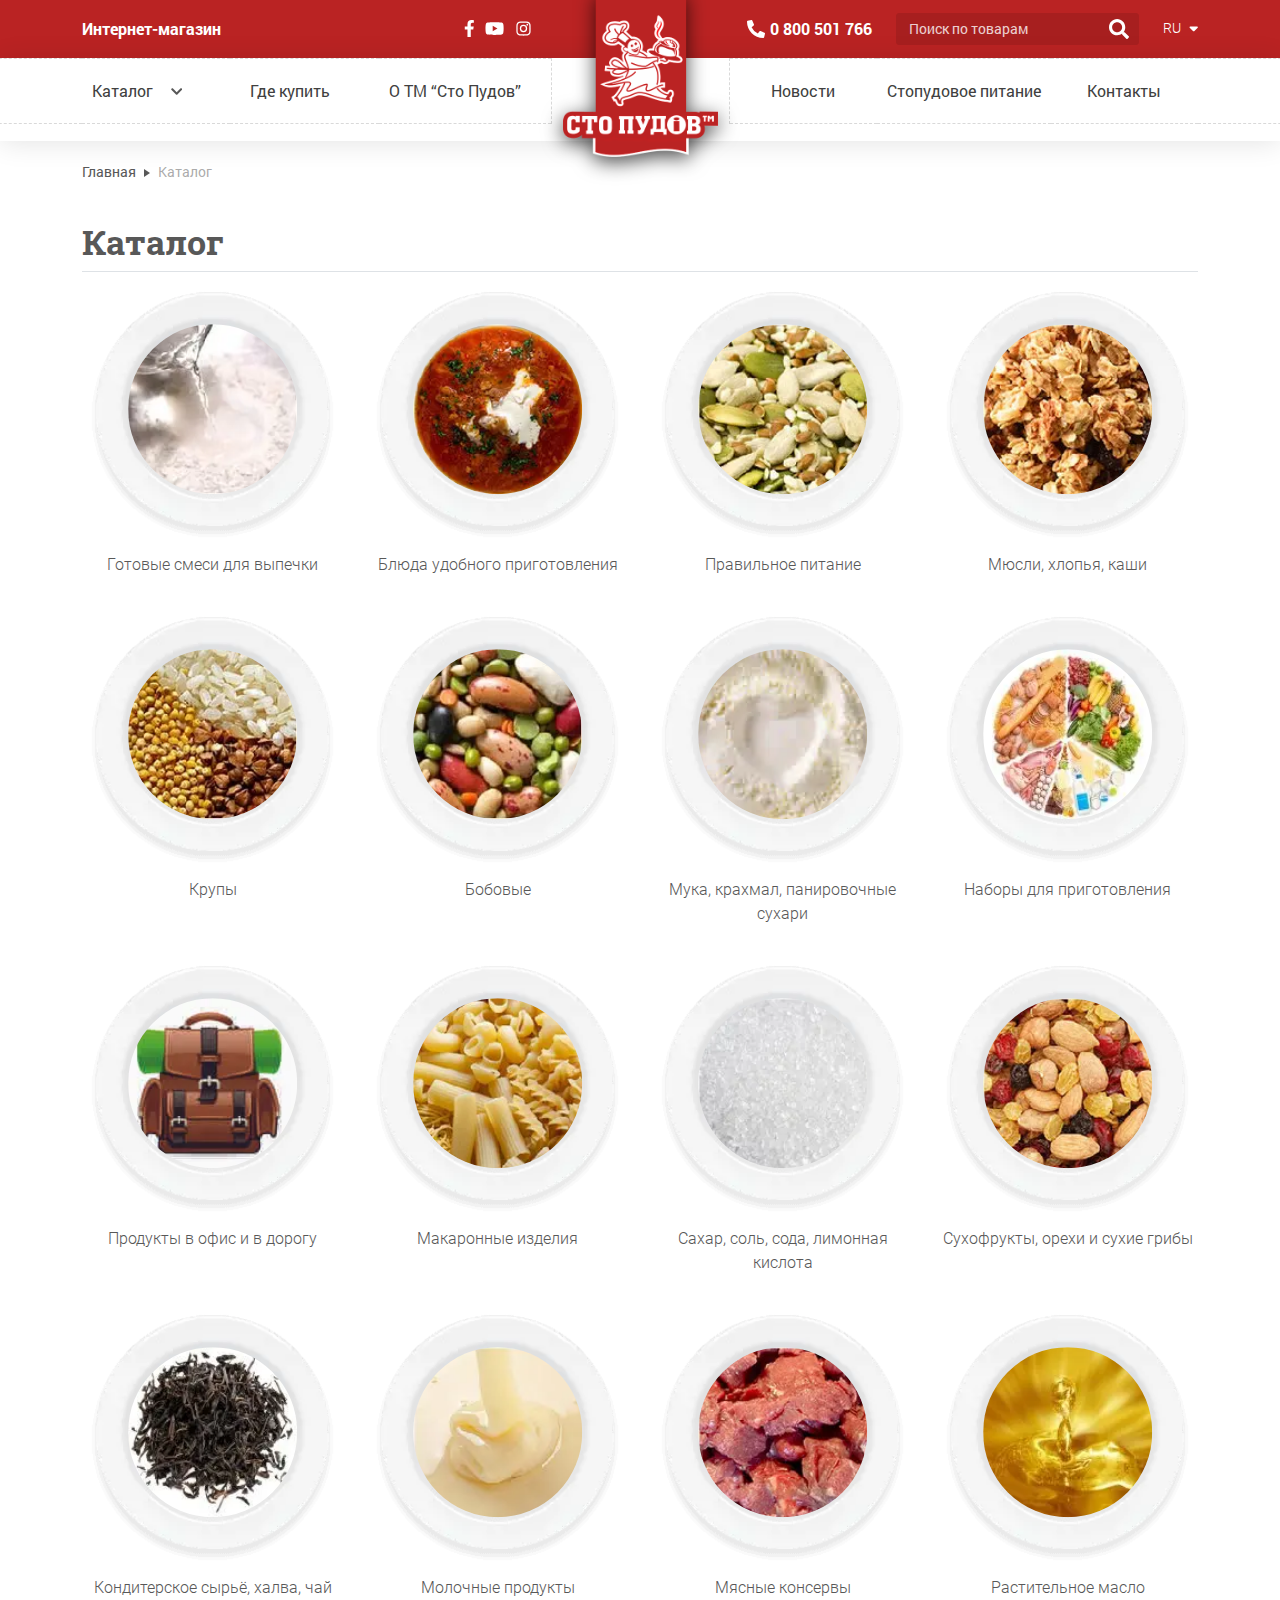
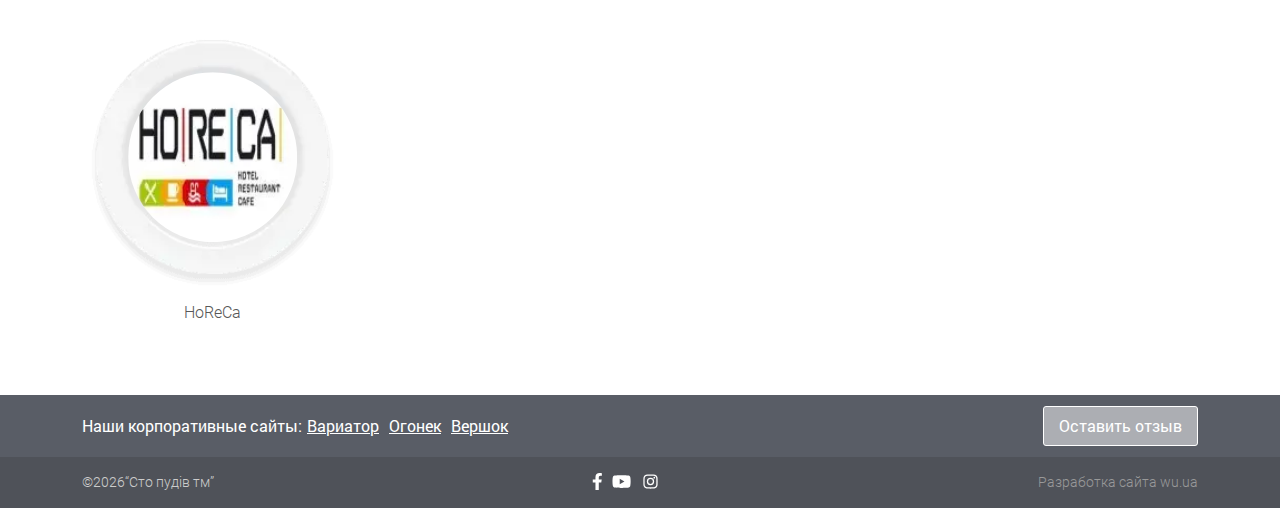
<file: public/02-catalog.html>
<!DOCTYPE html>
<html lang="ru">
	<head>
		<meta charset="utf-8">
		<title>Продукты питания. Каталог продукции | Сто пудов™</title>
		<meta name="description" content="о чем страница">
		<meta http-equiv="X-UA-Compatible" content="IE=edge">
		<meta name="viewport" content="width=device-width,initial-scale=1.0,  shrink-to-fit=no">
		<link type="image/ico" href="img/favicon.ico" rel="shortcut icon"><meta name="format-detection" content="telephone=no"> 
		<link href="libs/swiper/swiper.min.css" rel="stylesheet"/>
		<link href="libs/@fancyapps/ui/fancybox.css" rel="stylesheet"/>
		<link href="css/main.min.css" rel="stylesheet"/>
	</head>
	<body>
		<div class="main-wrapper">
			<div class="menu-mobile menu-mobile--js d-lg-none">
				<div class="toggle-menu-mobile toggle-menu-mobile--js"><span></span>
				</div>
				<div class="menu-mobile__inner">
					<div class="menu-mobile__wrap d-sm-none">
						<div class="search">
							<form>
								<div class="search__input-wrap form-group"><input class="search__input form-control" name="search" type="search" placeholder="Поиск по товарам"/>
								</div>
								<!-- +e.input-wrap-->
								<button class="search__btn" type="submit">
									<svg class="icon icon-search ">
										<use xlink:href="img/svg/sprite.svg#search"></use>
									</svg>
								</button>
							</form>
						</div>
					</div>
					<ul class="menu menu--left" itemscope="itemscope" itemtype="http://schema.org/SiteNavigationElement">
						<li class="menu-item menu-item-has-children accardionContainer--js">
							<div class="menu__catalog"><a href="#" itemprop="url">Каталог</a>
								<div class="sitebarAccardionToggle sitebarAccardionToggle--js">
									<svg class="icon icon-chevron-down ">
										<use xlink:href="img/svg/sprite.svg#chevron-down"></use>
									</svg>
								</div>
							</div>
							<div class="menu__wrap sitebarAccardionHidden sitebarAccardionHidden--js">
								<div class="row"> 
									<div class="col"><span class="menu__head">Продукция</span>
										<ul class="sub-menu">
											<li class="menu-item" itemprop="item"><a href="#" itemprop="url">Готовые смеси для выпечки</a></li>
											<li class="menu-item" itemprop="item"><a href="#" itemprop="url">Блюда удобного приготовления</a></li>
											<li class="menu-item" itemprop="item"><a href="#" itemprop="url">Правильное питание</a></li>
											<li class="menu-item" itemprop="item"><a href="#" itemprop="url">Крупы</a></li>
											<li class="menu-item" itemprop="item"><a href="#" itemprop="url">Бобовые</a></li>
											<li class="menu-item" itemprop="item"><a href="#" itemprop="url">Мука, крахмал, панировочные сухари</a></li>
											<li class="menu-item" itemprop="item"><a href="#" itemprop="url">Наборы для приготовления</a></li>
											<li class="menu-item" itemprop="item"><a href="#" itemprop="url">Продукты в офис и в дорогу</a></li>
											<li class="menu-item" itemprop="item"><a href="#" itemprop="url">Макаронные изделия</a></li>
											<li class="menu-item" itemprop="item"><a href="#" itemprop="url">Сахар, соль, сода</a></li>
											<li class="menu-item" itemprop="item"><a href="#" itemprop="url">Сухофрукты,орехи</a></li>
											<li class="menu-item" itemprop="item"><a href="#" itemprop="url">Кондитерское сырьё, халва, чай</a></li>
											<li class="menu-item" itemprop="item"><a href="#" itemprop="url">Молочные продукты</a></li>
											<li class="menu-item" itemprop="item"><a href="#" itemprop="url">Мясные консервы</a></li>
											<li class="menu-item" itemprop="item"><a href="#" itemprop="url">Растительное масло</a></li>
											<li class="menu-item" itemprop="item"><a href="#" itemprop="url">HoReCa</a></li>
										</ul>
									</div>
									<div class="col menu__col"><span class="menu__head">Линейки круп</span>
										<ul class="menu__rList"> 
											<li class="menu__colorItem"><a href="#" itemprop="url" style="--item-color:#D6392B">Традиционная</a></li>
											<li class="menu__colorItem"><a href="#" itemprop="url" style="--item-color:#6E3EB0">Премиум</a></li>
											<li class="menu__colorItem"><a href="#" itemprop="url" style="--item-color:#11C8D1">Мини</a></li>
											<li class="menu__colorItem"><a href="#" itemprop="url" style="--item-color:#D6392B">Дачка</a></li>
											<li class="menu__colorItem"><a href="#" itemprop="url" style="--item-color:#98D400">Эконом</a></li>
										</ul>
									</div>
								</div>
							</div>
						</li>
						<li class="menu-item" itemprop="item"><a href="#" itemprop="url">Где купить</a></li>
						<li class="menu-item" itemprop="item"><a href="#" itemprop="url">О ТМ “Сто Пудов”</a></li>
					</ul>
					<ul class="menu menu--right" itemscope="itemscope" itemtype="http://schema.org/SiteNavigationElement">
						<li class="menu-item" itemprop="item"><a href="#" itemprop="url">Новости</a></li>
						<li class="menu-item" itemprop="item"><a href="#" itemprop="url">Стопудовое питание</a></li>
						<li class="menu-item" itemprop="item"><a href="#" itemprop="url">Контакты</a></li>
					</ul>
					<a class="menu-mobile__link" href="http://100pudov.in.ua/" target="_blank">Интернет-магазин
					</a>
					<div class="menu-mobile__wrap">
						<div class="langBlock">
							<div class="langBlock__item drop-accardion-js"> 
								<div class="langBlock__activeLang">RU
									<svg class="icon icon-sort-down ">
										<use xlink:href="img/svg/sprite.svg#sort-down"></use>
									</svg>
								</div>
							</div>
							<div class="langBlock__itemsHidden drop-accardion-toggle-js">
								<a class="langBlock__link" href="#">UA
								</a>
								<a class="langBlock__link" href="#">EN
								</a>
							</div>
						</div>
						<div class="soc">
							<a class="soc__item" href="https://www.facebook.com/100pudov" target="_blank">
								<svg class="icon icon-fb ">
									<use xlink:href="img/svg/sprite.svg#fb"></use>
								</svg>
							</a>
							<a class="soc__item" href="https://www.youtube.com/channel/UC0DPRNDdDJAIYhvDIfY-4wg" target="_blank">
								<svg class="icon icon-youtube ">
									<use xlink:href="img/svg/sprite.svg#youtube"></use>
								</svg>
							</a>
							<a class="soc__item" href="https://www.instagram.com/stopudov.ua" target="_blank">
								<svg class="icon icon-instagram ">
									<use xlink:href="img/svg/sprite.svg#instagram"></use>
								</svg>
							</a>
						</div>
					</div>
				</div>
			</div>
			<!--  мобильное меню-->
			<!-- start header-->
			<header class="header" id="header">
				<!-- start topLine-->
				<div class="topLine section" id="topLine">
					<div class="container">
						<div class="row align-items-center">
							<div class="col-auto d-lg-none">
								<div class="toggle-menu-mobile toggle-menu-mobile--js"><span></span>
								</div>
							</div>
							<div class="col col-sm-auto d-lg-none">
								<a class="topLine__logo" href="/"><img class="res-i" src="img/logo2.png" alt="Логотип"/>
								</a>
							</div>
							<div class="col d-none d-lg-block">
								<div class="row align-items-center">
									<div class="col-auto col-lg"> 
										<a class="topLine__link" href="http://100pudov.in.ua/" target="_blank">Интернет-магазин
										</a>
									</div>
									<div class="col-auto">
										<div class="soc">
											<a class="soc__item" href="https://www.facebook.com/100pudov" target="_blank">
												<svg class="icon icon-fb ">
													<use xlink:href="img/svg/sprite.svg#fb"></use>
												</svg>
											</a>
											<a class="soc__item" href="https://www.youtube.com/channel/UC0DPRNDdDJAIYhvDIfY-4wg" target="_blank">
												<svg class="icon icon-youtube ">
													<use xlink:href="img/svg/sprite.svg#youtube"></use>
												</svg>
											</a>
											<a class="soc__item" href="https://www.instagram.com/stopudov.ua" target="_blank">
												<svg class="icon icon-instagram ">
													<use xlink:href="img/svg/sprite.svg#instagram"></use>
												</svg>
											</a>
										</div>
									</div>
								</div>
							</div>
							<div class="topLine__col col-auto d-none d-lg-block">
							</div>
							<div class="col-auto col-sm">
								<div class="row align-items-center">
									<div class="col-auto d-none d-lg-block">
										<a class="topLine__tel" href="tel:0800501766">
											<svg class="icon icon-phone ">
												<use xlink:href="img/svg/sprite.svg#phone"></use>
											</svg>0 800 501 766
										</a>
									</div>
									<div class="col d-none d-sm-block">
										<div class="search">
											<form>
												<div class="search__input-wrap form-group"><input class="search__input form-control" name="search" type="search" placeholder="Поиск по товарам"/>
												</div>
												<!-- +e.input-wrap-->
												<button class="search__btn" type="submit">
													<svg class="icon icon-search ">
														<use xlink:href="img/svg/sprite.svg#search"></use>
													</svg>
												</button>
											</form>
										</div>
									</div>
									<div class="col-auto d-lg-none">
										<a class="topLine__catalog" href="#">Каталог
										</a>
									</div>
									<div class="col-auto d-none d-lg-block">
										<div class="langBlock">
											<div class="langBlock__item drop-accardion-js"> 
												<div class="langBlock__activeLang">RU
													<svg class="icon icon-sort-down ">
														<use xlink:href="img/svg/sprite.svg#sort-down"></use>
													</svg>
												</div>
											</div>
											<div class="langBlock__itemsHidden drop-accardion-toggle-js">
												<a class="langBlock__link" href="#">UA
												</a>
												<a class="langBlock__link" href="#">EN
												</a>
											</div>
										</div>
									</div>
								</div>
							</div>
						</div>
					</div>
				</div>
				<!-- end topLine-->
				<!-- start top-nav-->
				<div class="top-nav block-with-lazy d-none d-lg-block">
					<div class="container">
						<div class="row align-items-center">
							<div class="col">
								<ul class="menu menu--left" itemscope="itemscope" itemtype="http://schema.org/SiteNavigationElement">
									<li class="menu-item menu-item-has-children accardionContainer--js">
										<div class="menu__catalog"><a href="#" itemprop="url">Каталог</a>
											<div class="sitebarAccardionToggle sitebarAccardionToggle--js">
												<svg class="icon icon-chevron-down ">
													<use xlink:href="img/svg/sprite.svg#chevron-down"></use>
												</svg>
											</div>
										</div>
										<div class="menu__wrap sitebarAccardionHidden sitebarAccardionHidden--js">
											<div class="row"> 
												<div class="col"><span class="menu__head">Продукция</span>
													<ul class="sub-menu">
														<li class="menu-item" itemprop="item"><a href="#" itemprop="url">Готовые смеси для выпечки</a></li>
														<li class="menu-item" itemprop="item"><a href="#" itemprop="url">Блюда удобного приготовления</a></li>
														<li class="menu-item" itemprop="item"><a href="#" itemprop="url">Правильное питание</a></li>
														<li class="menu-item" itemprop="item"><a href="#" itemprop="url">Крупы</a></li>
														<li class="menu-item" itemprop="item"><a href="#" itemprop="url">Бобовые</a></li>
														<li class="menu-item" itemprop="item"><a href="#" itemprop="url">Мука, крахмал, панировочные сухари</a></li>
														<li class="menu-item" itemprop="item"><a href="#" itemprop="url">Наборы для приготовления</a></li>
														<li class="menu-item" itemprop="item"><a href="#" itemprop="url">Продукты в офис и в дорогу</a></li>
														<li class="menu-item" itemprop="item"><a href="#" itemprop="url">Макаронные изделия</a></li>
														<li class="menu-item" itemprop="item"><a href="#" itemprop="url">Сахар, соль, сода</a></li>
														<li class="menu-item" itemprop="item"><a href="#" itemprop="url">Сухофрукты,орехи</a></li>
														<li class="menu-item" itemprop="item"><a href="#" itemprop="url">Кондитерское сырьё, халва, чай</a></li>
														<li class="menu-item" itemprop="item"><a href="#" itemprop="url">Молочные продукты</a></li>
														<li class="menu-item" itemprop="item"><a href="#" itemprop="url">Мясные консервы</a></li>
														<li class="menu-item" itemprop="item"><a href="#" itemprop="url">Растительное масло</a></li>
														<li class="menu-item" itemprop="item"><a href="#" itemprop="url">HoReCa</a></li>
													</ul>
												</div>
												<div class="col menu__col"><span class="menu__head">Линейки круп</span>
													<ul class="menu__rList"> 
														<li class="menu__colorItem"><a href="#" itemprop="url" style="--item-color:#D6392B">Традиционная</a></li>
														<li class="menu__colorItem"><a href="#" itemprop="url" style="--item-color:#6E3EB0">Премиум</a></li>
														<li class="menu__colorItem"><a href="#" itemprop="url" style="--item-color:#11C8D1">Мини</a></li>
														<li class="menu__colorItem"><a href="#" itemprop="url" style="--item-color:#D6392B">Дачка</a></li>
														<li class="menu__colorItem"><a href="#" itemprop="url" style="--item-color:#98D400">Эконом</a></li>
													</ul>
												</div>
											</div>
										</div>
									</li>
									<li class="menu-item" itemprop="item"><a href="#" itemprop="url">Где купить</a></li>
									<li class="menu-item" itemprop="item"><a href="#" itemprop="url">О ТМ “Сто Пудов”</a></li>
								</ul>
							</div>
							<div class="top-nav__col col-auto"> 
								<a class="logo" href="/"><img class="logo__img logo__img--lg" src="img/logo-primary.png" alt="Логотип"/><img class="logo__img logo__img--sm" src="img/logo-3.png" alt="Логотип"/>
								</a>
							</div>
							<div class="col">
								<ul class="menu menu--right" itemscope="itemscope" itemtype="http://schema.org/SiteNavigationElement">
									<li class="menu-item" itemprop="item"><a href="#" itemprop="url">Новости</a></li>
									<li class="menu-item" itemprop="item"><a href="#" itemprop="url">Стопудовое питание</a></li>
									<li class="menu-item" itemprop="item"><a href="#" itemprop="url">Контакты</a></li>
								</ul>
							</div>
						</div>
					</div>
				</div>
				<!-- end top-nav-->
			</header>
			<!-- end header-->
			<div class="pageHead">
				<div class="container"> 
					<nav aria-label="breadcrumb">
						<ol class="breadcrumb" itemscope="itemscope" itemtype="http://schema.org/BreadcrumbList">
							<li class="breadcrumb-item" itemprop="itemListElement" itemscope="itemscope" itemtype="http://schema.org/ListItem"><a href="/" itemprop="item"><span itemprop="name">Главная</span>
									<meta itemprop="position" content="1"/></a></li>
							<li class="breadcrumb-item active" itemprop="itemListElement" itemscope="itemscope" itemtype="http://schema.org/ListItem"><a href="#" itemprop="item"><span itemprop="name">Каталог</span>
									<meta itemprop="position" content="2"/></a></li>
						</ol>
					</nav>
				</div>
			</div>
			<!-- start sCatalog-->
			<section class="sCatalog section" id="sCatalog">
				<div class="container">
					<div class="section-title">
						<h1>Каталог</h1>
					</div>
					<div class="row">
								<div class="sCatalog__col col-6 col-md-4 col-lg-3 col-xxl-2">
									<a class="sCatalog__item" href="#">
										<div class="sCatalog__imgWrap"> 
											<div class="sCatalog__bg"> 
												<!-- picture-->
												<picture> 
													<source type="image/webp" srcset="img/@2x/webp/bg-fon.webp" media="(min-width:576px)"/>
													<source type="image/webp" srcset="img/@1x/webp/bg-fon.webp"/>
													<source type="image/png" srcset="img/@2x/bg-fon.png" media="(min-width:576px)"/>
													<source type="image/png" srcset="img/@1x/bg-fon.png"/><img src="img/@2x/bg-fon.png" alt="" loading="lazy"/>
												</picture>
												<!-- /picture-->
											</div>
											<div class="sCatalog__mainImg">
												<!-- picture-->
												<picture> 
													<source type="image/webp" srcset="img/@2x/webp/catalog-1.webp"/><img src="img/@2x/catalog-1.jpg" alt="" loading="lazy"/>
												</picture>
												<!-- /picture-->
											</div>
										</div>
										<div class="sCatalog__itemTitle">Готовые смеси для выпечки
										</div>
									</a>
								</div>
								<div class="sCatalog__col col-6 col-md-4 col-lg-3 col-xxl-2">
									<a class="sCatalog__item" href="#">
										<div class="sCatalog__imgWrap"> 
											<div class="sCatalog__bg"> 
												<!-- picture-->
												<picture> 
													<source type="image/webp" srcset="img/@2x/webp/bg-fon.webp" media="(min-width:576px)"/>
													<source type="image/webp" srcset="img/@1x/webp/bg-fon.webp"/>
													<source type="image/png" srcset="img/@2x/bg-fon.png" media="(min-width:576px)"/>
													<source type="image/png" srcset="img/@1x/bg-fon.png"/><img src="img/@2x/bg-fon.png" alt="" loading="lazy"/>
												</picture>
												<!-- /picture-->
											</div>
											<div class="sCatalog__mainImg">
												<!-- picture-->
												<picture> 
													<source type="image/webp" srcset="img/@2x/webp/catalog-2.webp"/><img src="img/@2x/catalog-2.jpg" alt="" loading="lazy"/>
												</picture>
												<!-- /picture-->
											</div>
										</div>
										<div class="sCatalog__itemTitle">Блюда удобного приготовления
										</div>
									</a>
								</div>
								<div class="sCatalog__col col-6 col-md-4 col-lg-3 col-xxl-2">
									<a class="sCatalog__item" href="#">
										<div class="sCatalog__imgWrap"> 
											<div class="sCatalog__bg"> 
												<!-- picture-->
												<picture> 
													<source type="image/webp" srcset="img/@2x/webp/bg-fon.webp" media="(min-width:576px)"/>
													<source type="image/webp" srcset="img/@1x/webp/bg-fon.webp"/>
													<source type="image/png" srcset="img/@2x/bg-fon.png" media="(min-width:576px)"/>
													<source type="image/png" srcset="img/@1x/bg-fon.png"/><img src="img/@2x/bg-fon.png" alt="" loading="lazy"/>
												</picture>
												<!-- /picture-->
											</div>
											<div class="sCatalog__mainImg">
												<!-- picture-->
												<picture> 
													<source type="image/webp" srcset="img/@2x/webp/catalog-3.webp"/><img src="img/@2x/catalog-3.jpg" alt="" loading="lazy"/>
												</picture>
												<!-- /picture-->
											</div>
										</div>
										<div class="sCatalog__itemTitle">Правильное питание
										</div>
									</a>
								</div>
								<div class="sCatalog__col col-6 col-md-4 col-lg-3 col-xxl-2">
									<a class="sCatalog__item" href="#">
										<div class="sCatalog__imgWrap"> 
											<div class="sCatalog__bg"> 
												<!-- picture-->
												<picture> 
													<source type="image/webp" srcset="img/@2x/webp/bg-fon.webp" media="(min-width:576px)"/>
													<source type="image/webp" srcset="img/@1x/webp/bg-fon.webp"/>
													<source type="image/png" srcset="img/@2x/bg-fon.png" media="(min-width:576px)"/>
													<source type="image/png" srcset="img/@1x/bg-fon.png"/><img src="img/@2x/bg-fon.png" alt="" loading="lazy"/>
												</picture>
												<!-- /picture-->
											</div>
											<div class="sCatalog__mainImg">
												<!-- picture-->
												<picture> 
													<source type="image/webp" srcset="img/@2x/webp/catalog-4.webp"/><img src="img/@2x/catalog-4.jpg" alt="" loading="lazy"/>
												</picture>
												<!-- /picture-->
											</div>
										</div>
										<div class="sCatalog__itemTitle">Мюсли, хлопья, каши
										</div>
									</a>
								</div>
								<div class="sCatalog__col col-6 col-md-4 col-lg-3 col-xxl-2">
									<a class="sCatalog__item" href="#">
										<div class="sCatalog__imgWrap"> 
											<div class="sCatalog__bg"> 
												<!-- picture-->
												<picture> 
													<source type="image/webp" srcset="img/@2x/webp/bg-fon.webp" media="(min-width:576px)"/>
													<source type="image/webp" srcset="img/@1x/webp/bg-fon.webp"/>
													<source type="image/png" srcset="img/@2x/bg-fon.png" media="(min-width:576px)"/>
													<source type="image/png" srcset="img/@1x/bg-fon.png"/><img src="img/@2x/bg-fon.png" alt="" loading="lazy"/>
												</picture>
												<!-- /picture-->
											</div>
											<div class="sCatalog__mainImg">
												<!-- picture-->
												<picture> 
													<source type="image/webp" srcset="img/@2x/webp/catalog-5.webp"/><img src="img/@2x/catalog-5.jpg" alt="" loading="lazy"/>
												</picture>
												<!-- /picture-->
											</div>
										</div>
										<div class="sCatalog__itemTitle">Крупы
										</div>
									</a>
								</div>
								<div class="sCatalog__col col-6 col-md-4 col-lg-3 col-xxl-2">
									<a class="sCatalog__item" href="#">
										<div class="sCatalog__imgWrap"> 
											<div class="sCatalog__bg"> 
												<!-- picture-->
												<picture> 
													<source type="image/webp" srcset="img/@2x/webp/bg-fon.webp" media="(min-width:576px)"/>
													<source type="image/webp" srcset="img/@1x/webp/bg-fon.webp"/>
													<source type="image/png" srcset="img/@2x/bg-fon.png" media="(min-width:576px)"/>
													<source type="image/png" srcset="img/@1x/bg-fon.png"/><img src="img/@2x/bg-fon.png" alt="" loading="lazy"/>
												</picture>
												<!-- /picture-->
											</div>
											<div class="sCatalog__mainImg">
												<!-- picture-->
												<picture> 
													<source type="image/webp" srcset="img/@2x/webp/catalog-6.webp"/><img src="img/@2x/catalog-6.jpg" alt="" loading="lazy"/>
												</picture>
												<!-- /picture-->
											</div>
										</div>
										<div class="sCatalog__itemTitle">Бобовые
										</div>
									</a>
								</div>
								<div class="sCatalog__col col-6 col-md-4 col-lg-3 col-xxl-2">
									<a class="sCatalog__item" href="#">
										<div class="sCatalog__imgWrap"> 
											<div class="sCatalog__bg"> 
												<!-- picture-->
												<picture> 
													<source type="image/webp" srcset="img/@2x/webp/bg-fon.webp" media="(min-width:576px)"/>
													<source type="image/webp" srcset="img/@1x/webp/bg-fon.webp"/>
													<source type="image/png" srcset="img/@2x/bg-fon.png" media="(min-width:576px)"/>
													<source type="image/png" srcset="img/@1x/bg-fon.png"/><img src="img/@2x/bg-fon.png" alt="" loading="lazy"/>
												</picture>
												<!-- /picture-->
											</div>
											<div class="sCatalog__mainImg">
												<!-- picture-->
												<picture> 
													<source type="image/webp" srcset="img/@2x/webp/catalog-7.webp"/><img src="img/@2x/catalog-7.jpg" alt="" loading="lazy"/>
												</picture>
												<!-- /picture-->
											</div>
										</div>
										<div class="sCatalog__itemTitle">Мука, крахмал, панировочные сухари
										</div>
									</a>
								</div>
								<div class="sCatalog__col col-6 col-md-4 col-lg-3 col-xxl-2">
									<a class="sCatalog__item" href="#">
										<div class="sCatalog__imgWrap"> 
											<div class="sCatalog__bg"> 
												<!-- picture-->
												<picture> 
													<source type="image/webp" srcset="img/@2x/webp/bg-fon.webp" media="(min-width:576px)"/>
													<source type="image/webp" srcset="img/@1x/webp/bg-fon.webp"/>
													<source type="image/png" srcset="img/@2x/bg-fon.png" media="(min-width:576px)"/>
													<source type="image/png" srcset="img/@1x/bg-fon.png"/><img src="img/@2x/bg-fon.png" alt="" loading="lazy"/>
												</picture>
												<!-- /picture-->
											</div>
											<div class="sCatalog__mainImg">
												<!-- picture-->
												<picture> 
													<source type="image/webp" srcset="img/@2x/webp/catalog-8.webp"/><img src="img/@2x/catalog-8.jpg" alt="" loading="lazy"/>
												</picture>
												<!-- /picture-->
											</div>
										</div>
										<div class="sCatalog__itemTitle">Наборы для приготовления
										</div>
									</a>
								</div>
								<div class="sCatalog__col col-6 col-md-4 col-lg-3 col-xxl-2">
									<a class="sCatalog__item" href="#">
										<div class="sCatalog__imgWrap"> 
											<div class="sCatalog__bg"> 
												<!-- picture-->
												<picture> 
													<source type="image/webp" srcset="img/@2x/webp/bg-fon.webp" media="(min-width:576px)"/>
													<source type="image/webp" srcset="img/@1x/webp/bg-fon.webp"/>
													<source type="image/png" srcset="img/@2x/bg-fon.png" media="(min-width:576px)"/>
													<source type="image/png" srcset="img/@1x/bg-fon.png"/><img src="img/@2x/bg-fon.png" alt="" loading="lazy"/>
												</picture>
												<!-- /picture-->
											</div>
											<div class="sCatalog__mainImg">
												<!-- picture-->
												<picture> 
													<source type="image/webp" srcset="img/@2x/webp/catalog-9.webp"/><img src="img/@2x/catalog-9.jpg" alt="" loading="lazy"/>
												</picture>
												<!-- /picture-->
											</div>
										</div>
										<div class="sCatalog__itemTitle">Продукты в офис и в дорогу
										</div>
									</a>
								</div>
								<div class="sCatalog__col col-6 col-md-4 col-lg-3 col-xxl-2">
									<a class="sCatalog__item" href="#">
										<div class="sCatalog__imgWrap"> 
											<div class="sCatalog__bg"> 
												<!-- picture-->
												<picture> 
													<source type="image/webp" srcset="img/@2x/webp/bg-fon.webp" media="(min-width:576px)"/>
													<source type="image/webp" srcset="img/@1x/webp/bg-fon.webp"/>
													<source type="image/png" srcset="img/@2x/bg-fon.png" media="(min-width:576px)"/>
													<source type="image/png" srcset="img/@1x/bg-fon.png"/><img src="img/@2x/bg-fon.png" alt="" loading="lazy"/>
												</picture>
												<!-- /picture-->
											</div>
											<div class="sCatalog__mainImg">
												<!-- picture-->
												<picture> 
													<source type="image/webp" srcset="img/@2x/webp/catalog-10.webp"/><img src="img/@2x/catalog-10.jpg" alt="" loading="lazy"/>
												</picture>
												<!-- /picture-->
											</div>
										</div>
										<div class="sCatalog__itemTitle">Макаронные изделия
										</div>
									</a>
								</div>
								<div class="sCatalog__col col-6 col-md-4 col-lg-3 col-xxl-2">
									<a class="sCatalog__item" href="#">
										<div class="sCatalog__imgWrap"> 
											<div class="sCatalog__bg"> 
												<!-- picture-->
												<picture> 
													<source type="image/webp" srcset="img/@2x/webp/bg-fon.webp" media="(min-width:576px)"/>
													<source type="image/webp" srcset="img/@1x/webp/bg-fon.webp"/>
													<source type="image/png" srcset="img/@2x/bg-fon.png" media="(min-width:576px)"/>
													<source type="image/png" srcset="img/@1x/bg-fon.png"/><img src="img/@2x/bg-fon.png" alt="" loading="lazy"/>
												</picture>
												<!-- /picture-->
											</div>
											<div class="sCatalog__mainImg">
												<!-- picture-->
												<picture> 
													<source type="image/webp" srcset="img/@2x/webp/catalog-11.webp"/><img src="img/@2x/catalog-11.jpg" alt="" loading="lazy"/>
												</picture>
												<!-- /picture-->
											</div>
										</div>
										<div class="sCatalog__itemTitle">Сахар, соль, сода, лимонная кислота
										</div>
									</a>
								</div>
								<div class="sCatalog__col col-6 col-md-4 col-lg-3 col-xxl-2">
									<a class="sCatalog__item" href="#">
										<div class="sCatalog__imgWrap"> 
											<div class="sCatalog__bg"> 
												<!-- picture-->
												<picture> 
													<source type="image/webp" srcset="img/@2x/webp/bg-fon.webp" media="(min-width:576px)"/>
													<source type="image/webp" srcset="img/@1x/webp/bg-fon.webp"/>
													<source type="image/png" srcset="img/@2x/bg-fon.png" media="(min-width:576px)"/>
													<source type="image/png" srcset="img/@1x/bg-fon.png"/><img src="img/@2x/bg-fon.png" alt="" loading="lazy"/>
												</picture>
												<!-- /picture-->
											</div>
											<div class="sCatalog__mainImg">
												<!-- picture-->
												<picture> 
													<source type="image/webp" srcset="img/@2x/webp/catalog-12.webp"/><img src="img/@2x/catalog-12.jpg" alt="" loading="lazy"/>
												</picture>
												<!-- /picture-->
											</div>
										</div>
										<div class="sCatalog__itemTitle">Сухофрукты, орехи и сухие грибы
										</div>
									</a>
								</div>
								<div class="sCatalog__col col-6 col-md-4 col-lg-3 col-xxl-2">
									<a class="sCatalog__item" href="#">
										<div class="sCatalog__imgWrap"> 
											<div class="sCatalog__bg"> 
												<!-- picture-->
												<picture> 
													<source type="image/webp" srcset="img/@2x/webp/bg-fon.webp" media="(min-width:576px)"/>
													<source type="image/webp" srcset="img/@1x/webp/bg-fon.webp"/>
													<source type="image/png" srcset="img/@2x/bg-fon.png" media="(min-width:576px)"/>
													<source type="image/png" srcset="img/@1x/bg-fon.png"/><img src="img/@2x/bg-fon.png" alt="" loading="lazy"/>
												</picture>
												<!-- /picture-->
											</div>
											<div class="sCatalog__mainImg">
												<!-- picture-->
												<picture> 
													<source type="image/webp" srcset="img/@2x/webp/catalog-13.webp"/><img src="img/@2x/catalog-13.jpg" alt="" loading="lazy"/>
												</picture>
												<!-- /picture-->
											</div>
										</div>
										<div class="sCatalog__itemTitle">Кондитерское сырьё, халва, чай
										</div>
									</a>
								</div>
								<div class="sCatalog__col col-6 col-md-4 col-lg-3 col-xxl-2">
									<a class="sCatalog__item" href="#">
										<div class="sCatalog__imgWrap"> 
											<div class="sCatalog__bg"> 
												<!-- picture-->
												<picture> 
													<source type="image/webp" srcset="img/@2x/webp/bg-fon.webp" media="(min-width:576px)"/>
													<source type="image/webp" srcset="img/@1x/webp/bg-fon.webp"/>
													<source type="image/png" srcset="img/@2x/bg-fon.png" media="(min-width:576px)"/>
													<source type="image/png" srcset="img/@1x/bg-fon.png"/><img src="img/@2x/bg-fon.png" alt="" loading="lazy"/>
												</picture>
												<!-- /picture-->
											</div>
											<div class="sCatalog__mainImg">
												<!-- picture-->
												<picture> 
													<source type="image/webp" srcset="img/@2x/webp/catalog-14.webp"/><img src="img/@2x/catalog-14.jpg" alt="" loading="lazy"/>
												</picture>
												<!-- /picture-->
											</div>
										</div>
										<div class="sCatalog__itemTitle">Молочные продукты
										</div>
									</a>
								</div>
								<div class="sCatalog__col col-6 col-md-4 col-lg-3 col-xxl-2">
									<a class="sCatalog__item" href="#">
										<div class="sCatalog__imgWrap"> 
											<div class="sCatalog__bg"> 
												<!-- picture-->
												<picture> 
													<source type="image/webp" srcset="img/@2x/webp/bg-fon.webp" media="(min-width:576px)"/>
													<source type="image/webp" srcset="img/@1x/webp/bg-fon.webp"/>
													<source type="image/png" srcset="img/@2x/bg-fon.png" media="(min-width:576px)"/>
													<source type="image/png" srcset="img/@1x/bg-fon.png"/><img src="img/@2x/bg-fon.png" alt="" loading="lazy"/>
												</picture>
												<!-- /picture-->
											</div>
											<div class="sCatalog__mainImg">
												<!-- picture-->
												<picture> 
													<source type="image/webp" srcset="img/@2x/webp/catalog-15.webp"/><img src="img/@2x/catalog-15.jpg" alt="" loading="lazy"/>
												</picture>
												<!-- /picture-->
											</div>
										</div>
										<div class="sCatalog__itemTitle">Мясные консервы
										</div>
									</a>
								</div>
								<div class="sCatalog__col col-6 col-md-4 col-lg-3 col-xxl-2">
									<a class="sCatalog__item" href="#">
										<div class="sCatalog__imgWrap"> 
											<div class="sCatalog__bg"> 
												<!-- picture-->
												<picture> 
													<source type="image/webp" srcset="img/@2x/webp/bg-fon.webp" media="(min-width:576px)"/>
													<source type="image/webp" srcset="img/@1x/webp/bg-fon.webp"/>
													<source type="image/png" srcset="img/@2x/bg-fon.png" media="(min-width:576px)"/>
													<source type="image/png" srcset="img/@1x/bg-fon.png"/><img src="img/@2x/bg-fon.png" alt="" loading="lazy"/>
												</picture>
												<!-- /picture-->
											</div>
											<div class="sCatalog__mainImg">
												<!-- picture-->
												<picture> 
													<source type="image/webp" srcset="img/@2x/webp/catalog-16.webp"/><img src="img/@2x/catalog-16.jpg" alt="" loading="lazy"/>
												</picture>
												<!-- /picture-->
											</div>
										</div>
										<div class="sCatalog__itemTitle">Растительное масло
										</div>
									</a>
								</div>
								<div class="sCatalog__col col-6 col-md-4 col-lg-3 col-xxl-2">
									<a class="sCatalog__item" href="#">
										<div class="sCatalog__imgWrap"> 
											<div class="sCatalog__bg"> 
												<!-- picture-->
												<picture> 
													<source type="image/webp" srcset="img/@2x/webp/bg-fon.webp" media="(min-width:576px)"/>
													<source type="image/webp" srcset="img/@1x/webp/bg-fon.webp"/>
													<source type="image/png" srcset="img/@2x/bg-fon.png" media="(min-width:576px)"/>
													<source type="image/png" srcset="img/@1x/bg-fon.png"/><img src="img/@2x/bg-fon.png" alt="" loading="lazy"/>
												</picture>
												<!-- /picture-->
											</div>
											<div class="sCatalog__mainImg">
												<!-- picture-->
												<picture> 
													<source type="image/webp" srcset="img/@2x/webp/catalog-17.webp"/><img src="img/@2x/catalog-17.jpg" alt="" loading="lazy"/>
												</picture>
												<!-- /picture-->
											</div>
										</div>
										<div class="sCatalog__itemTitle">HoReCa
										</div>
									</a>
								</div>
					</div>
				</div>
			</section>
			<!-- end sCatalog-->
			<footer class="footer">
				<div class="footer__head">
					<div class="container">
						<div class="row align-items-center">
							<div class="footer__col col-lg">
								<div class="footer__site">Наши корпоративные сайты:
								</div>
								<ul class="footer__siteList">
									<li><a href="#" target="_blank">Вариатор</a></li>
									<li><a href="#" target="_blank">Огонек</a></li>
									<li><a href="#" target="_blank">Вершок</a></li>
								</ul>
							</div>
							<div class="col-lg-auto">
								<a class="footer__btn btn" href="#">Оставить отзыв
								</a>
							</div>
						</div>
					</div>
				</div>
				<div class="footer__foot"> 
					<div class="container"> 
						<div class="row"> 
							<div class="col col-lg-auto">
								<div class="footer__copyright">©<span class="currentYear"></span>“Сто пудів тм”
								</div>
							</div>
							<div class="col d-none d-lg-block">
								<div class="soc">
									<a class="soc__item" href="https://www.facebook.com/100pudov" target="_blank">
										<svg class="icon icon-fb ">
											<use xlink:href="img/svg/sprite.svg#fb"></use>
										</svg>
									</a>
									<a class="soc__item" href="https://www.youtube.com/channel/UC0DPRNDdDJAIYhvDIfY-4wg" target="_blank">
										<svg class="icon icon-youtube ">
											<use xlink:href="img/svg/sprite.svg#youtube"></use>
										</svg>
									</a>
									<a class="soc__item" href="https://www.instagram.com/stopudov.ua" target="_blank">
										<svg class="icon icon-instagram ">
											<use xlink:href="img/svg/sprite.svg#instagram"></use>
										</svg>
									</a>
								</div>
							</div>
							<div class="col-auto">
								<a class="footer__dev" href="#">Разработка сайта wu.ua
								</a>
							</div>
						</div>
					</div>
				</div>
			</footer>
		</div>
		<!--  start modals-->
		<div class="modal-win" id="modal-call" style="display: none">
			<div class="form-wrap">
				<form>
					<div class="text-center">
						<div class="form-wrap__title form-data h3 ttu">Обратный звонок
						</div>
						<p class="after-headline">Заполните заявку и&nbsp;мы&nbsp;с&nbsp;Вами свяжемся в&nbsp;течение 15&nbsp;минут</p>
					</div>
					<div class="form-wrap__input-wrap form-group"><input class="form-wrap__input form-control" name="text" type="text" placeholder="Ваше Имя" required="required"/> 
					</div>
					<!-- +e.input-wrap-->
					<button class="form-wrap__btn btn" type="submit"> 
					</button>
					<div class="p-5"></div>
					<div class="p-5"></div>
					<div class="p-5"></div>
					<div class="p-5"></div>
					<div class="p-5"></div>
					<div class="form-wrap__policy">
						<label class="custom-input form-check"><input class="custom-input__input form-check-input" name="checkbox" type="checkbox" checked="checked"/><small class="custom-input__text text-secondary">Согласен на обработку и хранение моих персональных данных в соответствии с условиями</small>
						</label>
					</div>
				</form>
			</div>
		</div>
		<!-- #modal-call-->
		<!-- end modals-->
		<!-- modal libs-->
		<script src="libs/jquery/jquery.min.js"></script>
		<script src="libs/@fancyapps/ui/fancybox.umd.js"></script>
		<!-- modal libs-->
		<!-- slider libs-->
		<script src="libs/swiper/swiper-bundle.min.js"> </script>
		<!-- /slider libs-->
		<script src="libs/inputmask/inputmask.min.js"></script>
		<script src="js/common.js"></script>
	</body>
</html>
</file>
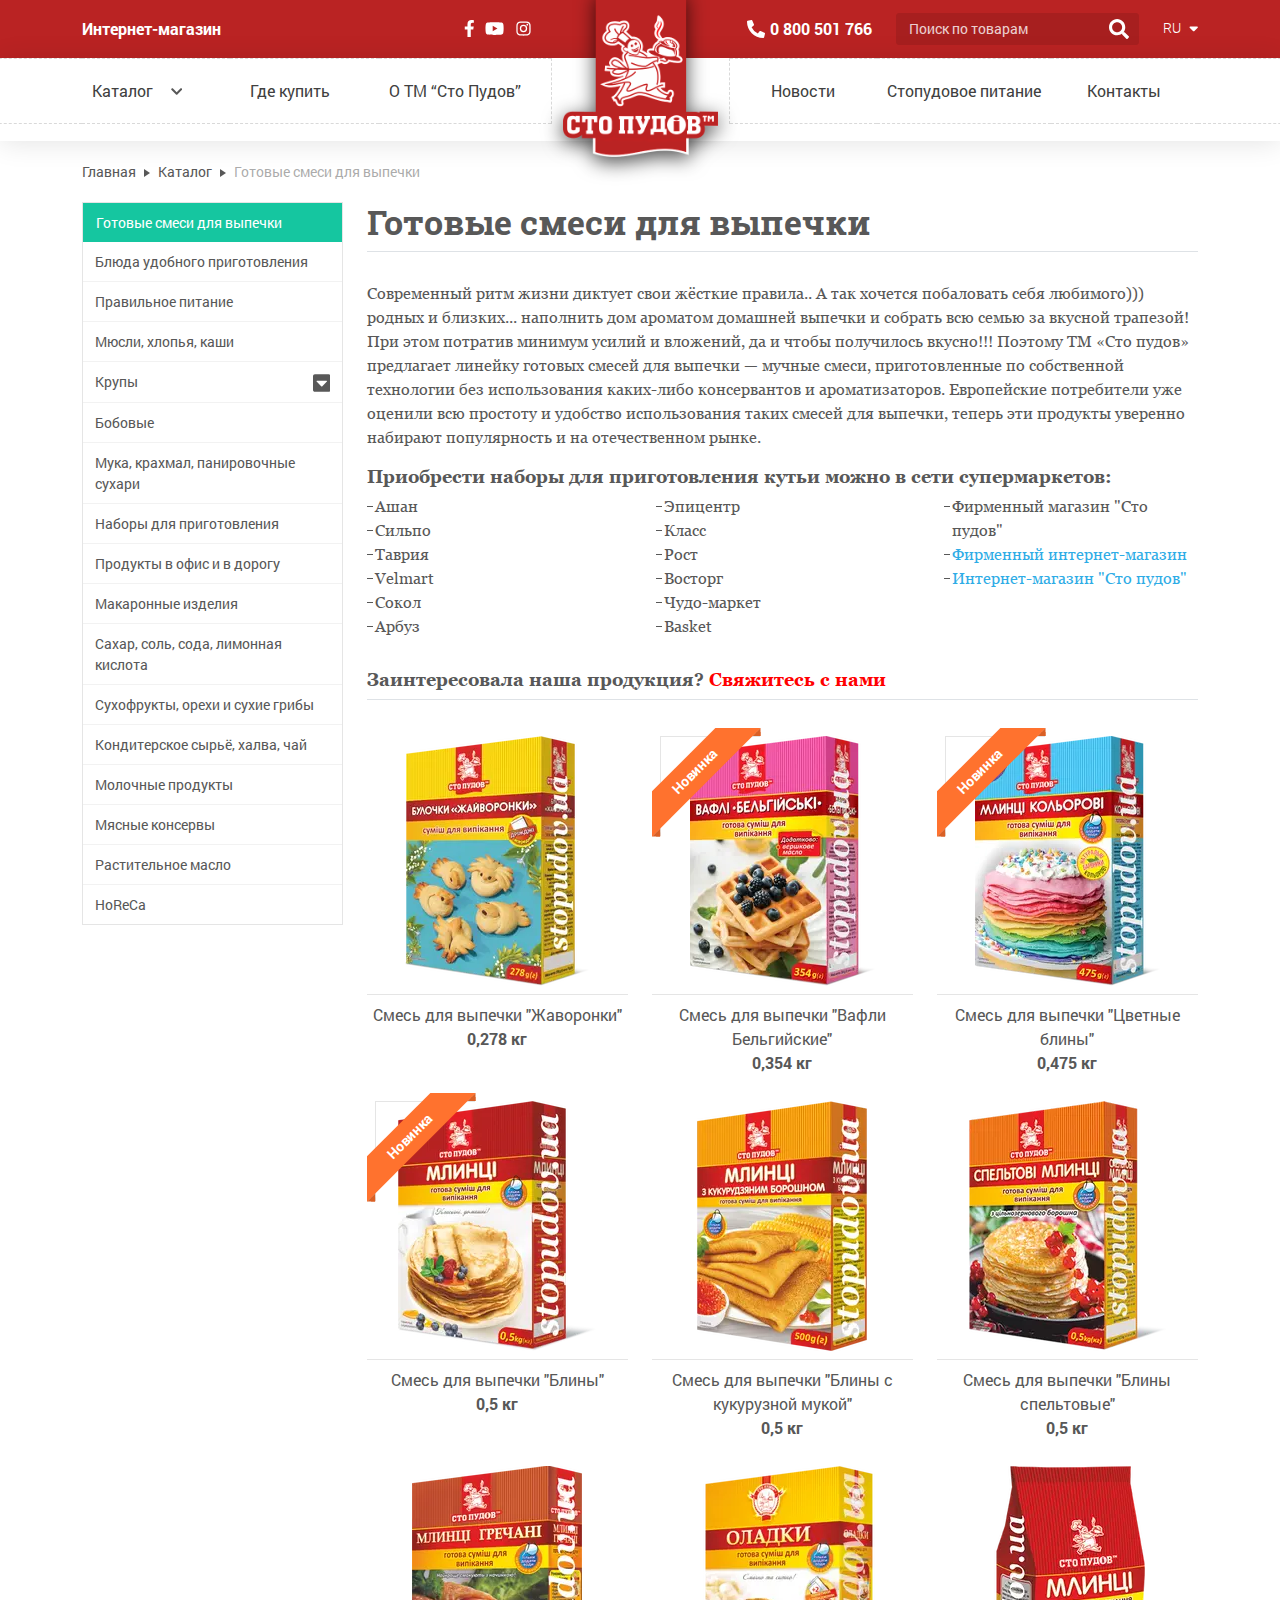
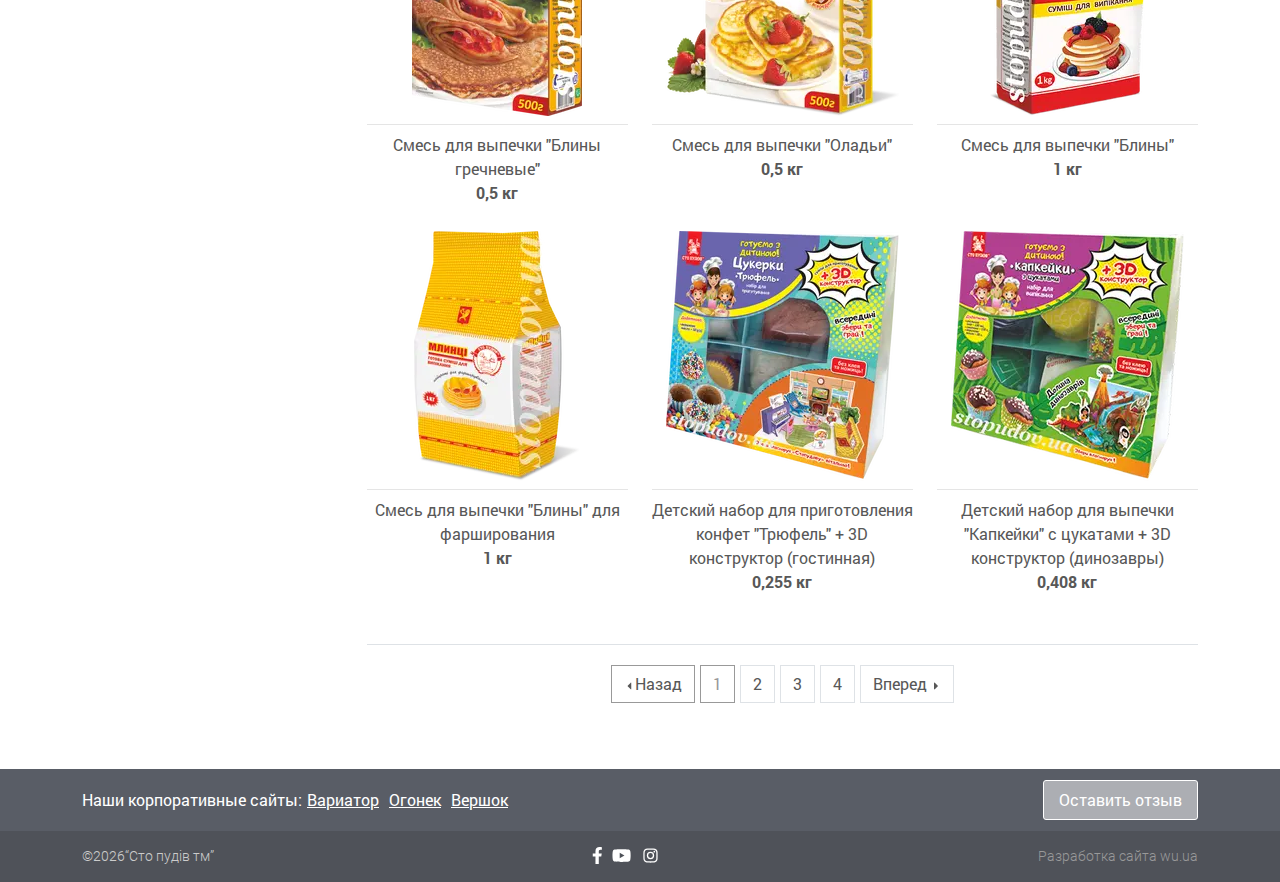
<file: public/03-catalog-inner.html>
<!DOCTYPE html>
<html lang="ru">
	<head>
		<meta charset="utf-8">
		<title>Готовые смеси для выпечки</title>
		<meta name="description" content="о чем страница">
		<meta http-equiv="X-UA-Compatible" content="IE=edge">
		<meta name="viewport" content="width=device-width,initial-scale=1.0,  shrink-to-fit=no">
		<link type="image/ico" href="img/favicon.ico" rel="shortcut icon"><meta name="format-detection" content="telephone=no"> 
		<link href="libs/swiper/swiper.min.css" rel="stylesheet"/>
		<link href="libs/@fancyapps/ui/fancybox.css" rel="stylesheet"/>
		<link href="css/main.min.css" rel="stylesheet"/>
	</head>
	<body>
		<div class="main-wrapper">
			<div class="menu-mobile menu-mobile--js d-lg-none">
				<div class="toggle-menu-mobile toggle-menu-mobile--js"><span></span>
				</div>
				<div class="menu-mobile__inner">
					<div class="menu-mobile__wrap d-sm-none">
						<div class="search">
							<form>
								<div class="search__input-wrap form-group"><input class="search__input form-control" name="search" type="search" placeholder="Поиск по товарам"/>
								</div>
								<!-- +e.input-wrap-->
								<button class="search__btn" type="submit">
									<svg class="icon icon-search ">
										<use xlink:href="img/svg/sprite.svg#search"></use>
									</svg>
								</button>
							</form>
						</div>
					</div>
					<ul class="menu menu--left" itemscope="itemscope" itemtype="http://schema.org/SiteNavigationElement">
						<li class="menu-item menu-item-has-children accardionContainer--js">
							<div class="menu__catalog"><a href="#" itemprop="url">Каталог</a>
								<div class="sitebarAccardionToggle sitebarAccardionToggle--js">
									<svg class="icon icon-chevron-down ">
										<use xlink:href="img/svg/sprite.svg#chevron-down"></use>
									</svg>
								</div>
							</div>
							<div class="menu__wrap sitebarAccardionHidden sitebarAccardionHidden--js">
								<div class="row"> 
									<div class="col"><span class="menu__head">Продукция</span>
										<ul class="sub-menu">
											<li class="menu-item" itemprop="item"><a href="#" itemprop="url">Готовые смеси для выпечки</a></li>
											<li class="menu-item" itemprop="item"><a href="#" itemprop="url">Блюда удобного приготовления</a></li>
											<li class="menu-item" itemprop="item"><a href="#" itemprop="url">Правильное питание</a></li>
											<li class="menu-item" itemprop="item"><a href="#" itemprop="url">Крупы</a></li>
											<li class="menu-item" itemprop="item"><a href="#" itemprop="url">Бобовые</a></li>
											<li class="menu-item" itemprop="item"><a href="#" itemprop="url">Мука, крахмал, панировочные сухари</a></li>
											<li class="menu-item" itemprop="item"><a href="#" itemprop="url">Наборы для приготовления</a></li>
											<li class="menu-item" itemprop="item"><a href="#" itemprop="url">Продукты в офис и в дорогу</a></li>
											<li class="menu-item" itemprop="item"><a href="#" itemprop="url">Макаронные изделия</a></li>
											<li class="menu-item" itemprop="item"><a href="#" itemprop="url">Сахар, соль, сода</a></li>
											<li class="menu-item" itemprop="item"><a href="#" itemprop="url">Сухофрукты,орехи</a></li>
											<li class="menu-item" itemprop="item"><a href="#" itemprop="url">Кондитерское сырьё, халва, чай</a></li>
											<li class="menu-item" itemprop="item"><a href="#" itemprop="url">Молочные продукты</a></li>
											<li class="menu-item" itemprop="item"><a href="#" itemprop="url">Мясные консервы</a></li>
											<li class="menu-item" itemprop="item"><a href="#" itemprop="url">Растительное масло</a></li>
											<li class="menu-item" itemprop="item"><a href="#" itemprop="url">HoReCa</a></li>
										</ul>
									</div>
									<div class="col menu__col"><span class="menu__head">Линейки круп</span>
										<ul class="menu__rList"> 
											<li class="menu__colorItem"><a href="#" itemprop="url" style="--item-color:#D6392B">Традиционная</a></li>
											<li class="menu__colorItem"><a href="#" itemprop="url" style="--item-color:#6E3EB0">Премиум</a></li>
											<li class="menu__colorItem"><a href="#" itemprop="url" style="--item-color:#11C8D1">Мини</a></li>
											<li class="menu__colorItem"><a href="#" itemprop="url" style="--item-color:#D6392B">Дачка</a></li>
											<li class="menu__colorItem"><a href="#" itemprop="url" style="--item-color:#98D400">Эконом</a></li>
										</ul>
									</div>
								</div>
							</div>
						</li>
						<li class="menu-item" itemprop="item"><a href="#" itemprop="url">Где купить</a></li>
						<li class="menu-item" itemprop="item"><a href="#" itemprop="url">О ТМ “Сто Пудов”</a></li>
					</ul>
					<ul class="menu menu--right" itemscope="itemscope" itemtype="http://schema.org/SiteNavigationElement">
						<li class="menu-item" itemprop="item"><a href="#" itemprop="url">Новости</a></li>
						<li class="menu-item" itemprop="item"><a href="#" itemprop="url">Стопудовое питание</a></li>
						<li class="menu-item" itemprop="item"><a href="#" itemprop="url">Контакты</a></li>
					</ul>
					<a class="menu-mobile__link" href="http://100pudov.in.ua/" target="_blank">Интернет-магазин
					</a>
					<div class="menu-mobile__wrap">
						<div class="langBlock">
							<div class="langBlock__item drop-accardion-js"> 
								<div class="langBlock__activeLang">RU
									<svg class="icon icon-sort-down ">
										<use xlink:href="img/svg/sprite.svg#sort-down"></use>
									</svg>
								</div>
							</div>
							<div class="langBlock__itemsHidden drop-accardion-toggle-js">
								<a class="langBlock__link" href="#">UA
								</a>
								<a class="langBlock__link" href="#">EN
								</a>
							</div>
						</div>
						<div class="soc">
							<a class="soc__item" href="https://www.facebook.com/100pudov" target="_blank">
								<svg class="icon icon-fb ">
									<use xlink:href="img/svg/sprite.svg#fb"></use>
								</svg>
							</a>
							<a class="soc__item" href="https://www.youtube.com/channel/UC0DPRNDdDJAIYhvDIfY-4wg" target="_blank">
								<svg class="icon icon-youtube ">
									<use xlink:href="img/svg/sprite.svg#youtube"></use>
								</svg>
							</a>
							<a class="soc__item" href="https://www.instagram.com/stopudov.ua" target="_blank">
								<svg class="icon icon-instagram ">
									<use xlink:href="img/svg/sprite.svg#instagram"></use>
								</svg>
							</a>
						</div>
					</div>
				</div>
			</div>
			<!--  мобильное меню-->
			<!-- start header-->
			<header class="header" id="header">
				<!-- start topLine-->
				<div class="topLine section" id="topLine">
					<div class="container">
						<div class="row align-items-center">
							<div class="col-auto d-lg-none">
								<div class="toggle-menu-mobile toggle-menu-mobile--js"><span></span>
								</div>
							</div>
							<div class="col col-sm-auto d-lg-none">
								<a class="topLine__logo" href="/"><img class="res-i" src="img/logo2.png" alt="Логотип"/>
								</a>
							</div>
							<div class="col d-none d-lg-block">
								<div class="row align-items-center">
									<div class="col-auto col-lg"> 
										<a class="topLine__link" href="http://100pudov.in.ua/" target="_blank">Интернет-магазин
										</a>
									</div>
									<div class="col-auto">
										<div class="soc">
											<a class="soc__item" href="https://www.facebook.com/100pudov" target="_blank">
												<svg class="icon icon-fb ">
													<use xlink:href="img/svg/sprite.svg#fb"></use>
												</svg>
											</a>
											<a class="soc__item" href="https://www.youtube.com/channel/UC0DPRNDdDJAIYhvDIfY-4wg" target="_blank">
												<svg class="icon icon-youtube ">
													<use xlink:href="img/svg/sprite.svg#youtube"></use>
												</svg>
											</a>
											<a class="soc__item" href="https://www.instagram.com/stopudov.ua" target="_blank">
												<svg class="icon icon-instagram ">
													<use xlink:href="img/svg/sprite.svg#instagram"></use>
												</svg>
											</a>
										</div>
									</div>
								</div>
							</div>
							<div class="topLine__col col-auto d-none d-lg-block">
							</div>
							<div class="col-auto col-sm">
								<div class="row align-items-center">
									<div class="col-auto d-none d-lg-block">
										<a class="topLine__tel" href="tel:0800501766">
											<svg class="icon icon-phone ">
												<use xlink:href="img/svg/sprite.svg#phone"></use>
											</svg>0 800 501 766
										</a>
									</div>
									<div class="col d-none d-sm-block">
										<div class="search">
											<form>
												<div class="search__input-wrap form-group"><input class="search__input form-control" name="search" type="search" placeholder="Поиск по товарам"/>
												</div>
												<!-- +e.input-wrap-->
												<button class="search__btn" type="submit">
													<svg class="icon icon-search ">
														<use xlink:href="img/svg/sprite.svg#search"></use>
													</svg>
												</button>
											</form>
										</div>
									</div>
									<div class="col-auto d-lg-none">
										<a class="topLine__catalog" href="#">Каталог
										</a>
									</div>
									<div class="col-auto d-none d-lg-block">
										<div class="langBlock">
											<div class="langBlock__item drop-accardion-js"> 
												<div class="langBlock__activeLang">RU
													<svg class="icon icon-sort-down ">
														<use xlink:href="img/svg/sprite.svg#sort-down"></use>
													</svg>
												</div>
											</div>
											<div class="langBlock__itemsHidden drop-accardion-toggle-js">
												<a class="langBlock__link" href="#">UA
												</a>
												<a class="langBlock__link" href="#">EN
												</a>
											</div>
										</div>
									</div>
								</div>
							</div>
						</div>
					</div>
				</div>
				<!-- end topLine-->
				<!-- start top-nav-->
				<div class="top-nav block-with-lazy d-none d-lg-block">
					<div class="container">
						<div class="row align-items-center">
							<div class="col">
								<ul class="menu menu--left" itemscope="itemscope" itemtype="http://schema.org/SiteNavigationElement">
									<li class="menu-item menu-item-has-children accardionContainer--js">
										<div class="menu__catalog"><a href="#" itemprop="url">Каталог</a>
											<div class="sitebarAccardionToggle sitebarAccardionToggle--js">
												<svg class="icon icon-chevron-down ">
													<use xlink:href="img/svg/sprite.svg#chevron-down"></use>
												</svg>
											</div>
										</div>
										<div class="menu__wrap sitebarAccardionHidden sitebarAccardionHidden--js">
											<div class="row"> 
												<div class="col"><span class="menu__head">Продукция</span>
													<ul class="sub-menu">
														<li class="menu-item" itemprop="item"><a href="#" itemprop="url">Готовые смеси для выпечки</a></li>
														<li class="menu-item" itemprop="item"><a href="#" itemprop="url">Блюда удобного приготовления</a></li>
														<li class="menu-item" itemprop="item"><a href="#" itemprop="url">Правильное питание</a></li>
														<li class="menu-item" itemprop="item"><a href="#" itemprop="url">Крупы</a></li>
														<li class="menu-item" itemprop="item"><a href="#" itemprop="url">Бобовые</a></li>
														<li class="menu-item" itemprop="item"><a href="#" itemprop="url">Мука, крахмал, панировочные сухари</a></li>
														<li class="menu-item" itemprop="item"><a href="#" itemprop="url">Наборы для приготовления</a></li>
														<li class="menu-item" itemprop="item"><a href="#" itemprop="url">Продукты в офис и в дорогу</a></li>
														<li class="menu-item" itemprop="item"><a href="#" itemprop="url">Макаронные изделия</a></li>
														<li class="menu-item" itemprop="item"><a href="#" itemprop="url">Сахар, соль, сода</a></li>
														<li class="menu-item" itemprop="item"><a href="#" itemprop="url">Сухофрукты,орехи</a></li>
														<li class="menu-item" itemprop="item"><a href="#" itemprop="url">Кондитерское сырьё, халва, чай</a></li>
														<li class="menu-item" itemprop="item"><a href="#" itemprop="url">Молочные продукты</a></li>
														<li class="menu-item" itemprop="item"><a href="#" itemprop="url">Мясные консервы</a></li>
														<li class="menu-item" itemprop="item"><a href="#" itemprop="url">Растительное масло</a></li>
														<li class="menu-item" itemprop="item"><a href="#" itemprop="url">HoReCa</a></li>
													</ul>
												</div>
												<div class="col menu__col"><span class="menu__head">Линейки круп</span>
													<ul class="menu__rList"> 
														<li class="menu__colorItem"><a href="#" itemprop="url" style="--item-color:#D6392B">Традиционная</a></li>
														<li class="menu__colorItem"><a href="#" itemprop="url" style="--item-color:#6E3EB0">Премиум</a></li>
														<li class="menu__colorItem"><a href="#" itemprop="url" style="--item-color:#11C8D1">Мини</a></li>
														<li class="menu__colorItem"><a href="#" itemprop="url" style="--item-color:#D6392B">Дачка</a></li>
														<li class="menu__colorItem"><a href="#" itemprop="url" style="--item-color:#98D400">Эконом</a></li>
													</ul>
												</div>
											</div>
										</div>
									</li>
									<li class="menu-item" itemprop="item"><a href="#" itemprop="url">Где купить</a></li>
									<li class="menu-item" itemprop="item"><a href="#" itemprop="url">О ТМ “Сто Пудов”</a></li>
								</ul>
							</div>
							<div class="top-nav__col col-auto"> 
								<a class="logo" href="/"><img class="logo__img logo__img--lg" src="img/logo-primary.png" alt="Логотип"/><img class="logo__img logo__img--sm" src="img/logo-3.png" alt="Логотип"/>
								</a>
							</div>
							<div class="col">
								<ul class="menu menu--right" itemscope="itemscope" itemtype="http://schema.org/SiteNavigationElement">
									<li class="menu-item" itemprop="item"><a href="#" itemprop="url">Новости</a></li>
									<li class="menu-item" itemprop="item"><a href="#" itemprop="url">Стопудовое питание</a></li>
									<li class="menu-item" itemprop="item"><a href="#" itemprop="url">Контакты</a></li>
								</ul>
							</div>
						</div>
					</div>
				</div>
				<!-- end top-nav-->
			</header>
			<!-- end header-->
			<div class="pageHead">
				<div class="container"> 
					<nav aria-label="breadcrumb">
						<ol class="breadcrumb" itemscope="itemscope" itemtype="http://schema.org/BreadcrumbList">
							<li class="breadcrumb-item" itemprop="itemListElement" itemscope="itemscope" itemtype="http://schema.org/ListItem"><a href="/" itemprop="item"><span itemprop="name">Главная</span>
									<meta itemprop="position" content="1"/></a></li>
							<li class="breadcrumb-item" itemprop="itemListElement" itemscope="itemscope" itemtype="http://schema.org/ListItem"><a href="#" itemprop="item"><span itemprop="name">Каталог</span>
									<meta itemprop="position" content="2"/></a></li>
							<li class="breadcrumb-item active" itemprop="itemListElement" itemscope="itemscope" itemtype="http://schema.org/ListItem"><a href="#" itemprop="item"><span itemprop="name">Готовые смеси для выпечки</span>
									<meta itemprop="position" content="3"/></a></li>
						</ol>
					</nav>
				</div>
			</div>
			<div class="container"> 
				<div class="row"> 
					<div class="col-lg-3"> 
						<!-- start sitebar-->
						<div class="sitebar" id="sitebar">
							<div class="sitebar__btn sitebar__btn--js btn btn-primary">Фильтр
								<svg class="icon icon-filter ">
									<use xlink:href="img/svg/sprite.svg#filter"></use>
								</svg>
							</div>
							<div class="sitebar__inner sitebar__inner--js">
								<ul class="sitebar__main"> 
									<li class="sitebar__item active"><a href="#">Готовые смеси для выпечки</a>
									</li>
									<li class="sitebar__item"><a href="#">Блюда удобного приготовления</a>
									</li>
									<li class="sitebar__item"><a href="#">Правильное питание</a>
									</li>
									<li class="sitebar__item"><a href="#">Мюсли, хлопья, каши</a>
									</li>
									<li class="sitebar__item sitebar__item--hasChild accardionContainer accardionContainer--js">
										<div class="sitebar__accardionWrap"><a href="#">Крупы</a>
											<div class="sitebarAccardionToggle sitebarAccardionToggle--js">
												<svg class="icon icon-caret-square-down ">
													<use xlink:href="img/svg/sprite.svg#caret-square-down"></use>
												</svg>
											</div>
										</div>
										<ul class="sitebar__submenu sitebarAccardionHidden sitebarAccardionHidden--js">
											<li><a href="#">Крупы в варочных пакетиках</a></li>
											<li><a href="#">Гречневая</a></li>
											<li><a href="#">Рисовая</a></li>
											<li><a href="#">Пшено</a></li>
											<li><a href="#">Манная</a></li>
											<li><a href="#">Пшеничная</a></li>
											<li><a href="#">Булгур</a></li>
											<li><a href="#">Кус-кус</a></li>
											<li><a href="#">Кукурузная</a></li>
											<li><a href="#">Ячменная</a></li>
											<li><a href="#">Овсяная</a></li>
											<li><a href="#">Гороховая</a></li>
											<li><a href="#">Экзотика</a></li>
										</ul>
									</li>
									<li class="sitebar__item"><a href="#">Бобовые</a>
									</li>
									<li class="sitebar__item"><a href="#">Мука, крахмал, панировочные сухари</a>
									</li>
									<li class="sitebar__item"><a href="#">Наборы для приготовления</a>
									</li>
									<li class="sitebar__item"><a href="#">Продукты в офис и в дорогу</a>
									</li>
									<li class="sitebar__item"><a href="#">Макаронные изделия</a>
									</li>
									<li class="sitebar__item"><a href="#">Сахар, соль, сода, лимонная кислота</a>
									</li>
									<li class="sitebar__item"><a href="#">Сухофрукты, орехи и сухие грибы</a>
									</li>
									<li class="sitebar__item"><a href="#">Кондитерское сырьё, халва, чай</a>
									</li>
									<li class="sitebar__item"><a href="#">Молочные продукты</a>
									</li>
									<li class="sitebar__item"><a href="#">Мясные консервы</a>
									</li>
									<li class="sitebar__item"><a href="#">Растительное масло</a>
									</li>
									<li class="sitebar__item"><a href="#">HoReCa</a>
									</li>
								</ul>
							</div>
						</div>
						<!-- end sitebar-->
					</div>
					<div class="col">
						<!-- start sCatalogInner-->
						<section class="sCatalogInner section" id="sCatalogInner">
							<div class="section-title">
								<h2>Готовые смеси для выпечки</h2>
							</div>
							<div class="sCatalogInner__txtWrap mono2 border-bottom">
								<p>Современный ритм жизни диктует свои жёсткие правила.. А&nbsp;так хочется побаловать себя любимого))) родных и&nbsp;близких... наполнить дом ароматом домашней выпечки и&nbsp;собрать всю семью за&nbsp;вкусной трапезой! При этом потратив минимум усилий и&nbsp;вложений, да&nbsp;и&nbsp;чтобы получилось вкусно!!! Поэтому ТМ&nbsp;&laquo;Сто пудов&raquo; предлагает линейку готовых смесей для выпечки&nbsp;&mdash; мучные смеси, приготовленные по&nbsp;собственной технологии без использования каких-либо консервантов и&nbsp;ароматизаторов. Европейские потребители уже оценили всю простоту и&nbsp;удобство использования таких смесей для выпечки, теперь эти продукты уверенно набирают популярность и&nbsp;на&nbsp;отечественном рынке.</p>
								<h5 class="strong">Приобрести наборы для приготовления кутьи можно в&nbsp;сети супермаркетов:</h5>
								<ul class="colum">
									<li>Ашан</li>
									<li>Сильпо</li>
									<li>Таврия</li>
									<li>Velmart </li>
									<li>Сокол</li>
									<li>Арбуз</li>
									<li>Эпицентр</li>
									<li>Класс</li>
									<li>Рост</li>
									<li>Восторг</li>
									<li>Чудо-маркет</li>
									<li>Basket</li>
									<li>Фирменный магазин "Сто пудов"</li>
									<li><a href="https://100pudov.in.ua">Фирменный интернет-магазин</a></li>
									<li><a href="https://market.stopudov.ua">Интернет-магазин "Сто пудов"</a></li>
								</ul>
								<h5 class="strong">Заинтересовала наша продукция? <a class="text-red" href="#">Свяжитесь с нами</a></h5>
							</div>
							<div class="sCatalogInner__catalog border-bottom">
								<div class="row">
										<div class="col-6 col-md-4">
											<a class="sCatalogInner__item text-center" href="#">
												<div class="sCatalogInner__imgWrap">
													<!-- picture-->
													<picture> 
														<source type="image/webp" srcset="img/@2x/webp/catalogItem-1.webp"/><img src="img/@2x/catalogItem-1.png" alt="" loading="lazy"/>
													</picture>
													<!-- /picture-->
												</div>
												<div class="sCatalogInner__txtWrap">
													<div class="sCatalogInner__name">Смесь для выпечки &quot;Жаворонки&quot;
													</div><strong>0,278 кг</strong>
												</div>
											</a>
										</div>
										<div class="col-6 col-md-4">
											<a class="sCatalogInner__item text-center" href="#">
												<div class="ribon"> 
													<div class="ribon__line">Новинка
													</div>
													<div class="ribon__border">
													</div>
												</div>
												<div class="sCatalogInner__imgWrap">
													<!-- picture-->
													<picture> 
														<source type="image/webp" srcset="img/@2x/webp/catalogItem-2.webp"/><img src="img/@2x/catalogItem-2.png" alt="" loading="lazy"/>
													</picture>
													<!-- /picture-->
												</div>
												<div class="sCatalogInner__txtWrap">
													<div class="sCatalogInner__name">Смесь для выпечки &quot;Вафли Бельгийские&quot;
													</div><strong>0,354 кг</strong>
												</div>
											</a>
										</div>
										<div class="col-6 col-md-4">
											<a class="sCatalogInner__item text-center" href="#">
												<div class="ribon"> 
													<div class="ribon__line">Новинка
													</div>
													<div class="ribon__border">
													</div>
												</div>
												<div class="sCatalogInner__imgWrap">
													<!-- picture-->
													<picture> 
														<source type="image/webp" srcset="img/@2x/webp/catalogItem-3.webp"/><img src="img/@2x/catalogItem-3.png" alt="" loading="lazy"/>
													</picture>
													<!-- /picture-->
												</div>
												<div class="sCatalogInner__txtWrap">
													<div class="sCatalogInner__name">Смесь для выпечки &quot;Цветные блины&quot;
													</div><strong>0,475 кг</strong>
												</div>
											</a>
										</div>
										<div class="col-6 col-md-4">
											<a class="sCatalogInner__item text-center" href="#">
												<div class="ribon"> 
													<div class="ribon__line">Новинка
													</div>
													<div class="ribon__border">
													</div>
												</div>
												<div class="sCatalogInner__imgWrap">
													<!-- picture-->
													<picture> 
														<source type="image/webp" srcset="img/@2x/webp/catalogItem-4.webp"/><img src="img/@2x/catalogItem-4.png" alt="" loading="lazy"/>
													</picture>
													<!-- /picture-->
												</div>
												<div class="sCatalogInner__txtWrap">
													<div class="sCatalogInner__name">Смесь для выпечки &quot;Блины&quot;
													</div><strong>0,5 кг</strong>
												</div>
											</a>
										</div>
										<div class="col-6 col-md-4">
											<a class="sCatalogInner__item text-center" href="#">
												<div class="sCatalogInner__imgWrap">
													<!-- picture-->
													<picture> 
														<source type="image/webp" srcset="img/@2x/webp/catalogItem-5.webp"/><img src="img/@2x/catalogItem-5.png" alt="" loading="lazy"/>
													</picture>
													<!-- /picture-->
												</div>
												<div class="sCatalogInner__txtWrap">
													<div class="sCatalogInner__name">Смесь для выпечки &quot;Блины с кукурузной мукой&quot;
													</div><strong>0,5 кг</strong>
												</div>
											</a>
										</div>
										<div class="col-6 col-md-4">
											<a class="sCatalogInner__item text-center" href="#">
												<div class="sCatalogInner__imgWrap">
													<!-- picture-->
													<picture> 
														<source type="image/webp" srcset="img/@2x/webp/catalogItem-6.webp"/><img src="img/@2x/catalogItem-6.png" alt="" loading="lazy"/>
													</picture>
													<!-- /picture-->
												</div>
												<div class="sCatalogInner__txtWrap">
													<div class="sCatalogInner__name">Смесь для выпечки &quot;Блины спельтовые&quot;
													</div><strong>0,5 кг</strong>
												</div>
											</a>
										</div>
										<div class="col-6 col-md-4">
											<a class="sCatalogInner__item text-center" href="#">
												<div class="sCatalogInner__imgWrap">
													<!-- picture-->
													<picture> 
														<source type="image/webp" srcset="img/@2x/webp/catalogItem-7.webp"/><img src="img/@2x/catalogItem-7.png" alt="" loading="lazy"/>
													</picture>
													<!-- /picture-->
												</div>
												<div class="sCatalogInner__txtWrap">
													<div class="sCatalogInner__name">Смесь для выпечки &quot;Блины гречневые&quot;
													</div><strong>0,5 кг</strong>
												</div>
											</a>
										</div>
										<div class="col-6 col-md-4">
											<a class="sCatalogInner__item text-center" href="#">
												<div class="sCatalogInner__imgWrap">
													<!-- picture-->
													<picture> 
														<source type="image/webp" srcset="img/@2x/webp/catalogItem-8.webp"/><img src="img/@2x/catalogItem-8.png" alt="" loading="lazy"/>
													</picture>
													<!-- /picture-->
												</div>
												<div class="sCatalogInner__txtWrap">
													<div class="sCatalogInner__name">Смесь для выпечки &quot;Оладьи&quot;
													</div><strong>0,5 кг</strong>
												</div>
											</a>
										</div>
										<div class="col-6 col-md-4">
											<a class="sCatalogInner__item text-center" href="#">
												<div class="sCatalogInner__imgWrap">
													<!-- picture-->
													<picture> 
														<source type="image/webp" srcset="img/@2x/webp/catalogItem-9.webp"/><img src="img/@2x/catalogItem-9.png" alt="" loading="lazy"/>
													</picture>
													<!-- /picture-->
												</div>
												<div class="sCatalogInner__txtWrap">
													<div class="sCatalogInner__name">Смесь для выпечки &quot;Блины&quot;
													</div><strong>1 кг</strong>
												</div>
											</a>
										</div>
										<div class="col-6 col-md-4">
											<a class="sCatalogInner__item text-center" href="#">
												<div class="sCatalogInner__imgWrap">
													<!-- picture-->
													<picture> 
														<source type="image/webp" srcset="img/@2x/webp/catalogItem-10.webp"/><img src="img/@2x/catalogItem-10.png" alt="" loading="lazy"/>
													</picture>
													<!-- /picture-->
												</div>
												<div class="sCatalogInner__txtWrap">
													<div class="sCatalogInner__name">Смесь для выпечки &quot;Блины&quot; для фарширования
													</div><strong>1 кг</strong>
												</div>
											</a>
										</div>
										<div class="col-6 col-md-4">
											<a class="sCatalogInner__item text-center" href="#">
												<div class="sCatalogInner__imgWrap">
													<!-- picture-->
													<picture> 
														<source type="image/webp" srcset="img/@2x/webp/catalogItem-11.webp"/><img src="img/@2x/catalogItem-11.png" alt="" loading="lazy"/>
													</picture>
													<!-- /picture-->
												</div>
												<div class="sCatalogInner__txtWrap">
													<div class="sCatalogInner__name">Детский набор для приготовления конфет &quot;Трюфель&quot; + 3D конструктор (гостинная)
													</div><strong>0,255 кг</strong>
												</div>
											</a>
										</div>
										<div class="col-6 col-md-4">
											<a class="sCatalogInner__item text-center" href="#">
												<div class="sCatalogInner__imgWrap">
													<!-- picture-->
													<picture> 
														<source type="image/webp" srcset="img/@2x/webp/catalogItem-12.webp"/><img src="img/@2x/catalogItem-12.png" alt="" loading="lazy"/>
													</picture>
													<!-- /picture-->
												</div>
												<div class="sCatalogInner__txtWrap">
													<div class="sCatalogInner__name">Детский набор для выпечки &quot;Капкейки&quot; с цукатами + 3D конструктор (динозавры)
													</div><strong>0,408 кг</strong>
												</div>
											</a>
										</div>
								</div>
							</div>
							<div class="pagination-wrapper">
								<ul class="page-numbers">
											<li><span class="prev page-numbers">
													<svg class="icon icon-caret-left ">
														<use xlink:href="img/svg/sprite.svg#caret-left"></use>
													</svg><span>Назад</span></span>
											</li>
											<li><span class="page-numbers current"> 1</span>
											</li>
											<li><a class="page-numbers" href="#">2</a>
											</li>
											<li><a class="page-numbers" href="#">3</a>
											</li>
											<li><a class="page-numbers" href="#">4</a>
											</li>
											<li><a class="next page-numbers" href="#"> <span>Вперед</span>
													<svg class="icon icon-caret-right ">
														<use xlink:href="img/svg/sprite.svg#caret-right"></use>
													</svg></a>
											</li>
								</ul>
							</div>
						</section>
						<!-- end sCatalogInner-->
					</div>
				</div>
			</div>
			<footer class="footer">
				<div class="footer__head">
					<div class="container">
						<div class="row align-items-center">
							<div class="footer__col col-lg">
								<div class="footer__site">Наши корпоративные сайты:
								</div>
								<ul class="footer__siteList">
									<li><a href="#" target="_blank">Вариатор</a></li>
									<li><a href="#" target="_blank">Огонек</a></li>
									<li><a href="#" target="_blank">Вершок</a></li>
								</ul>
							</div>
							<div class="col-lg-auto">
								<a class="footer__btn btn" href="#">Оставить отзыв
								</a>
							</div>
						</div>
					</div>
				</div>
				<div class="footer__foot"> 
					<div class="container"> 
						<div class="row"> 
							<div class="col col-lg-auto">
								<div class="footer__copyright">©<span class="currentYear"></span>“Сто пудів тм”
								</div>
							</div>
							<div class="col d-none d-lg-block">
								<div class="soc">
									<a class="soc__item" href="https://www.facebook.com/100pudov" target="_blank">
										<svg class="icon icon-fb ">
											<use xlink:href="img/svg/sprite.svg#fb"></use>
										</svg>
									</a>
									<a class="soc__item" href="https://www.youtube.com/channel/UC0DPRNDdDJAIYhvDIfY-4wg" target="_blank">
										<svg class="icon icon-youtube ">
											<use xlink:href="img/svg/sprite.svg#youtube"></use>
										</svg>
									</a>
									<a class="soc__item" href="https://www.instagram.com/stopudov.ua" target="_blank">
										<svg class="icon icon-instagram ">
											<use xlink:href="img/svg/sprite.svg#instagram"></use>
										</svg>
									</a>
								</div>
							</div>
							<div class="col-auto">
								<a class="footer__dev" href="#">Разработка сайта wu.ua
								</a>
							</div>
						</div>
					</div>
				</div>
			</footer>
		</div>
		<!--  start modals-->
		<div class="modal-win" id="modal-call" style="display: none">
			<div class="form-wrap">
				<form>
					<div class="text-center">
						<div class="form-wrap__title form-data h3 ttu">Обратный звонок
						</div>
						<p class="after-headline">Заполните заявку и&nbsp;мы&nbsp;с&nbsp;Вами свяжемся в&nbsp;течение 15&nbsp;минут</p>
					</div>
					<div class="form-wrap__input-wrap form-group"><input class="form-wrap__input form-control" name="text" type="text" placeholder="Ваше Имя" required="required"/> 
					</div>
					<!-- +e.input-wrap-->
					<button class="form-wrap__btn btn" type="submit"> 
					</button>
					<div class="p-5"></div>
					<div class="p-5"></div>
					<div class="p-5"></div>
					<div class="p-5"></div>
					<div class="p-5"></div>
					<div class="form-wrap__policy">
						<label class="custom-input form-check"><input class="custom-input__input form-check-input" name="checkbox" type="checkbox" checked="checked"/><small class="custom-input__text text-secondary">Согласен на обработку и хранение моих персональных данных в соответствии с условиями</small>
						</label>
					</div>
				</form>
			</div>
		</div>
		<!-- #modal-call-->
		<!-- end modals-->
		<!-- modal libs-->
		<script src="libs/jquery/jquery.min.js"></script>
		<script src="libs/@fancyapps/ui/fancybox.umd.js"></script>
		<!-- modal libs-->
		<!-- slider libs-->
		<script src="libs/swiper/swiper-bundle.min.js"> </script>
		<!-- /slider libs-->
		<script src="libs/inputmask/inputmask.min.js"></script>
		<script src="js/common.js"></script>
	</body>
</html>
</file>
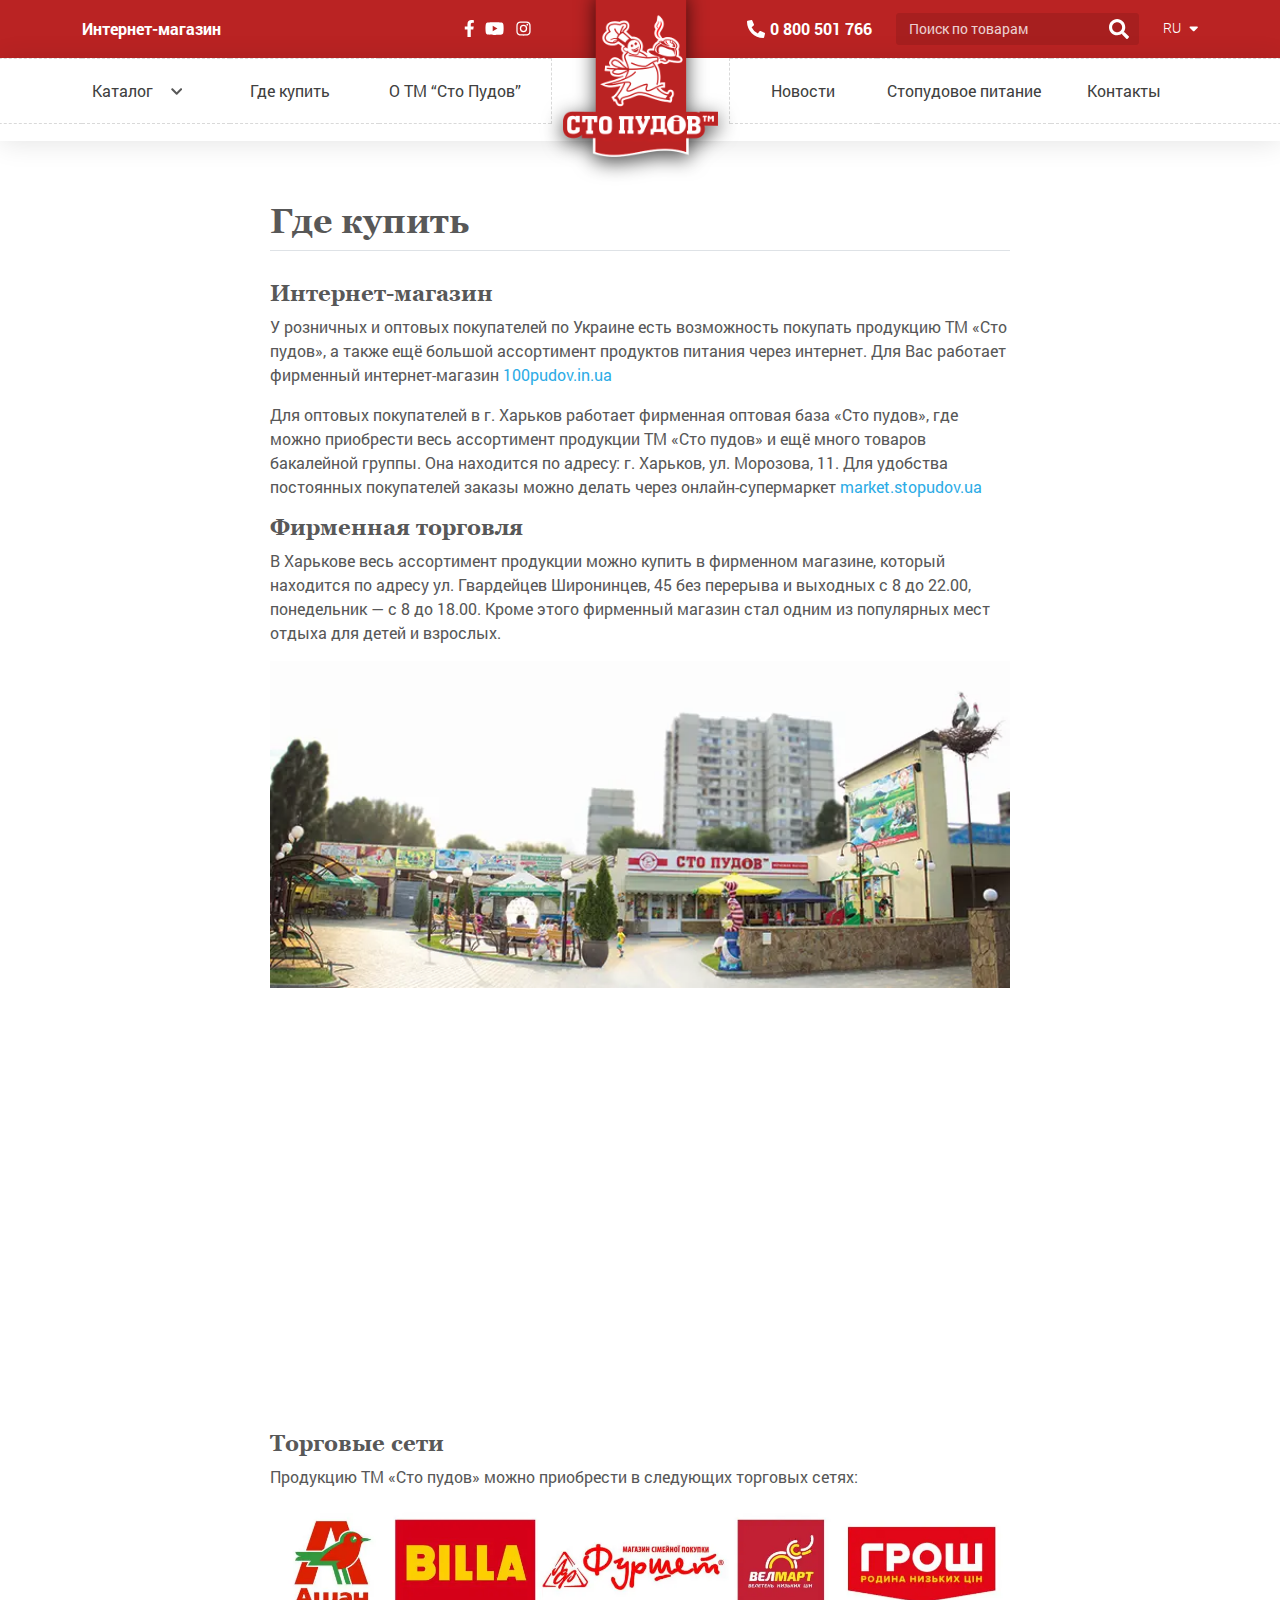
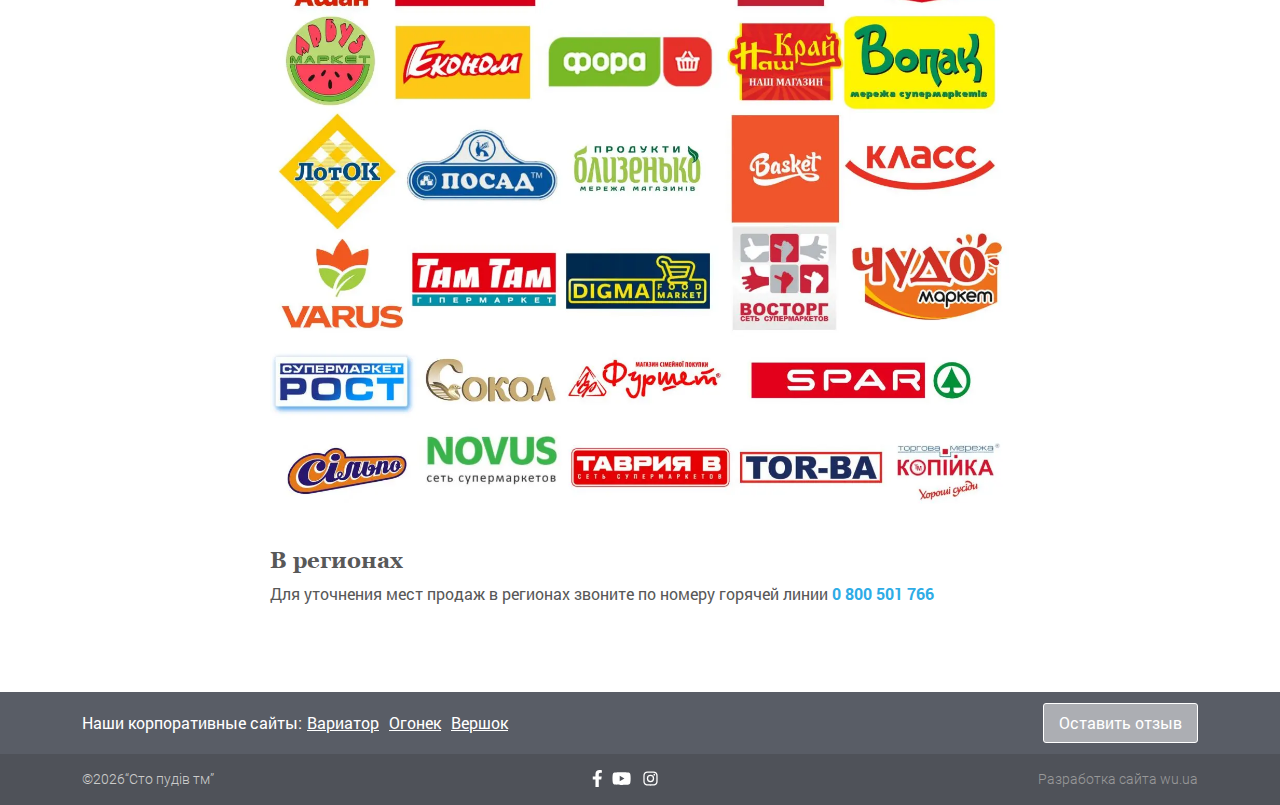
<file: public/04-gde-kupit.html>
<!DOCTYPE html>
<html lang="ru">
	<head>
		<meta charset="utf-8">
		<title>Продукты питания. Каталог продукции | Сто пудов™</title>
		<meta name="description" content="о чем страница">
		<meta http-equiv="X-UA-Compatible" content="IE=edge">
		<meta name="viewport" content="width=device-width,initial-scale=1.0,  shrink-to-fit=no">
		<link type="image/ico" href="img/favicon.ico" rel="shortcut icon"><meta name="format-detection" content="telephone=no"> 
		<link href="libs/swiper/swiper.min.css" rel="stylesheet"/>
		<link href="libs/@fancyapps/ui/fancybox.css" rel="stylesheet"/>
		<link href="css/main.min.css" rel="stylesheet"/>
	</head>
	<body>
		<div class="main-wrapper">
			<div class="menu-mobile menu-mobile--js d-lg-none">
				<div class="toggle-menu-mobile toggle-menu-mobile--js"><span></span>
				</div>
				<div class="menu-mobile__inner">
					<div class="menu-mobile__wrap d-sm-none">
						<div class="search">
							<form>
								<div class="search__input-wrap form-group"><input class="search__input form-control" name="search" type="search" placeholder="Поиск по товарам"/>
								</div>
								<!-- +e.input-wrap-->
								<button class="search__btn" type="submit">
									<svg class="icon icon-search ">
										<use xlink:href="img/svg/sprite.svg#search"></use>
									</svg>
								</button>
							</form>
						</div>
					</div>
					<ul class="menu menu--left" itemscope="itemscope" itemtype="http://schema.org/SiteNavigationElement">
						<li class="menu-item menu-item-has-children accardionContainer--js">
							<div class="menu__catalog"><a href="#" itemprop="url">Каталог</a>
								<div class="sitebarAccardionToggle sitebarAccardionToggle--js">
									<svg class="icon icon-chevron-down ">
										<use xlink:href="img/svg/sprite.svg#chevron-down"></use>
									</svg>
								</div>
							</div>
							<div class="menu__wrap sitebarAccardionHidden sitebarAccardionHidden--js">
								<div class="row"> 
									<div class="col"><span class="menu__head">Продукция</span>
										<ul class="sub-menu">
											<li class="menu-item" itemprop="item"><a href="#" itemprop="url">Готовые смеси для выпечки</a></li>
											<li class="menu-item" itemprop="item"><a href="#" itemprop="url">Блюда удобного приготовления</a></li>
											<li class="menu-item" itemprop="item"><a href="#" itemprop="url">Правильное питание</a></li>
											<li class="menu-item" itemprop="item"><a href="#" itemprop="url">Крупы</a></li>
											<li class="menu-item" itemprop="item"><a href="#" itemprop="url">Бобовые</a></li>
											<li class="menu-item" itemprop="item"><a href="#" itemprop="url">Мука, крахмал, панировочные сухари</a></li>
											<li class="menu-item" itemprop="item"><a href="#" itemprop="url">Наборы для приготовления</a></li>
											<li class="menu-item" itemprop="item"><a href="#" itemprop="url">Продукты в офис и в дорогу</a></li>
											<li class="menu-item" itemprop="item"><a href="#" itemprop="url">Макаронные изделия</a></li>
											<li class="menu-item" itemprop="item"><a href="#" itemprop="url">Сахар, соль, сода</a></li>
											<li class="menu-item" itemprop="item"><a href="#" itemprop="url">Сухофрукты,орехи</a></li>
											<li class="menu-item" itemprop="item"><a href="#" itemprop="url">Кондитерское сырьё, халва, чай</a></li>
											<li class="menu-item" itemprop="item"><a href="#" itemprop="url">Молочные продукты</a></li>
											<li class="menu-item" itemprop="item"><a href="#" itemprop="url">Мясные консервы</a></li>
											<li class="menu-item" itemprop="item"><a href="#" itemprop="url">Растительное масло</a></li>
											<li class="menu-item" itemprop="item"><a href="#" itemprop="url">HoReCa</a></li>
										</ul>
									</div>
									<div class="col menu__col"><span class="menu__head">Линейки круп</span>
										<ul class="menu__rList"> 
											<li class="menu__colorItem"><a href="#" itemprop="url" style="--item-color:#D6392B">Традиционная</a></li>
											<li class="menu__colorItem"><a href="#" itemprop="url" style="--item-color:#6E3EB0">Премиум</a></li>
											<li class="menu__colorItem"><a href="#" itemprop="url" style="--item-color:#11C8D1">Мини</a></li>
											<li class="menu__colorItem"><a href="#" itemprop="url" style="--item-color:#D6392B">Дачка</a></li>
											<li class="menu__colorItem"><a href="#" itemprop="url" style="--item-color:#98D400">Эконом</a></li>
										</ul>
									</div>
								</div>
							</div>
						</li>
						<li class="menu-item" itemprop="item"><a href="#" itemprop="url">Где купить</a></li>
						<li class="menu-item" itemprop="item"><a href="#" itemprop="url">О ТМ “Сто Пудов”</a></li>
					</ul>
					<ul class="menu menu--right" itemscope="itemscope" itemtype="http://schema.org/SiteNavigationElement">
						<li class="menu-item" itemprop="item"><a href="#" itemprop="url">Новости</a></li>
						<li class="menu-item" itemprop="item"><a href="#" itemprop="url">Стопудовое питание</a></li>
						<li class="menu-item" itemprop="item"><a href="#" itemprop="url">Контакты</a></li>
					</ul>
					<a class="menu-mobile__link" href="http://100pudov.in.ua/" target="_blank">Интернет-магазин
					</a>
					<div class="menu-mobile__wrap">
						<div class="langBlock">
							<div class="langBlock__item drop-accardion-js"> 
								<div class="langBlock__activeLang">RU
									<svg class="icon icon-sort-down ">
										<use xlink:href="img/svg/sprite.svg#sort-down"></use>
									</svg>
								</div>
							</div>
							<div class="langBlock__itemsHidden drop-accardion-toggle-js">
								<a class="langBlock__link" href="#">UA
								</a>
								<a class="langBlock__link" href="#">EN
								</a>
							</div>
						</div>
						<div class="soc">
							<a class="soc__item" href="https://www.facebook.com/100pudov" target="_blank">
								<svg class="icon icon-fb ">
									<use xlink:href="img/svg/sprite.svg#fb"></use>
								</svg>
							</a>
							<a class="soc__item" href="https://www.youtube.com/channel/UC0DPRNDdDJAIYhvDIfY-4wg" target="_blank">
								<svg class="icon icon-youtube ">
									<use xlink:href="img/svg/sprite.svg#youtube"></use>
								</svg>
							</a>
							<a class="soc__item" href="https://www.instagram.com/stopudov.ua" target="_blank">
								<svg class="icon icon-instagram ">
									<use xlink:href="img/svg/sprite.svg#instagram"></use>
								</svg>
							</a>
						</div>
					</div>
				</div>
			</div>
			<!--  мобильное меню-->
			<!-- start header-->
			<header class="header" id="header">
				<!-- start topLine-->
				<div class="topLine section" id="topLine">
					<div class="container">
						<div class="row align-items-center">
							<div class="col-auto d-lg-none">
								<div class="toggle-menu-mobile toggle-menu-mobile--js"><span></span>
								</div>
							</div>
							<div class="col col-sm-auto d-lg-none">
								<a class="topLine__logo" href="/"><img class="res-i" src="img/logo2.png" alt="Логотип"/>
								</a>
							</div>
							<div class="col d-none d-lg-block">
								<div class="row align-items-center">
									<div class="col-auto col-lg"> 
										<a class="topLine__link" href="http://100pudov.in.ua/" target="_blank">Интернет-магазин
										</a>
									</div>
									<div class="col-auto">
										<div class="soc">
											<a class="soc__item" href="https://www.facebook.com/100pudov" target="_blank">
												<svg class="icon icon-fb ">
													<use xlink:href="img/svg/sprite.svg#fb"></use>
												</svg>
											</a>
											<a class="soc__item" href="https://www.youtube.com/channel/UC0DPRNDdDJAIYhvDIfY-4wg" target="_blank">
												<svg class="icon icon-youtube ">
													<use xlink:href="img/svg/sprite.svg#youtube"></use>
												</svg>
											</a>
											<a class="soc__item" href="https://www.instagram.com/stopudov.ua" target="_blank">
												<svg class="icon icon-instagram ">
													<use xlink:href="img/svg/sprite.svg#instagram"></use>
												</svg>
											</a>
										</div>
									</div>
								</div>
							</div>
							<div class="topLine__col col-auto d-none d-lg-block">
							</div>
							<div class="col-auto col-sm">
								<div class="row align-items-center">
									<div class="col-auto d-none d-lg-block">
										<a class="topLine__tel" href="tel:0800501766">
											<svg class="icon icon-phone ">
												<use xlink:href="img/svg/sprite.svg#phone"></use>
											</svg>0 800 501 766
										</a>
									</div>
									<div class="col d-none d-sm-block">
										<div class="search">
											<form>
												<div class="search__input-wrap form-group"><input class="search__input form-control" name="search" type="search" placeholder="Поиск по товарам"/>
												</div>
												<!-- +e.input-wrap-->
												<button class="search__btn" type="submit">
													<svg class="icon icon-search ">
														<use xlink:href="img/svg/sprite.svg#search"></use>
													</svg>
												</button>
											</form>
										</div>
									</div>
									<div class="col-auto d-lg-none">
										<a class="topLine__catalog" href="#">Каталог
										</a>
									</div>
									<div class="col-auto d-none d-lg-block">
										<div class="langBlock">
											<div class="langBlock__item drop-accardion-js"> 
												<div class="langBlock__activeLang">RU
													<svg class="icon icon-sort-down ">
														<use xlink:href="img/svg/sprite.svg#sort-down"></use>
													</svg>
												</div>
											</div>
											<div class="langBlock__itemsHidden drop-accardion-toggle-js">
												<a class="langBlock__link" href="#">UA
												</a>
												<a class="langBlock__link" href="#">EN
												</a>
											</div>
										</div>
									</div>
								</div>
							</div>
						</div>
					</div>
				</div>
				<!-- end topLine-->
				<!-- start top-nav-->
				<div class="top-nav block-with-lazy d-none d-lg-block">
					<div class="container">
						<div class="row align-items-center">
							<div class="col">
								<ul class="menu menu--left" itemscope="itemscope" itemtype="http://schema.org/SiteNavigationElement">
									<li class="menu-item menu-item-has-children accardionContainer--js">
										<div class="menu__catalog"><a href="#" itemprop="url">Каталог</a>
											<div class="sitebarAccardionToggle sitebarAccardionToggle--js">
												<svg class="icon icon-chevron-down ">
													<use xlink:href="img/svg/sprite.svg#chevron-down"></use>
												</svg>
											</div>
										</div>
										<div class="menu__wrap sitebarAccardionHidden sitebarAccardionHidden--js">
											<div class="row"> 
												<div class="col"><span class="menu__head">Продукция</span>
													<ul class="sub-menu">
														<li class="menu-item" itemprop="item"><a href="#" itemprop="url">Готовые смеси для выпечки</a></li>
														<li class="menu-item" itemprop="item"><a href="#" itemprop="url">Блюда удобного приготовления</a></li>
														<li class="menu-item" itemprop="item"><a href="#" itemprop="url">Правильное питание</a></li>
														<li class="menu-item" itemprop="item"><a href="#" itemprop="url">Крупы</a></li>
														<li class="menu-item" itemprop="item"><a href="#" itemprop="url">Бобовые</a></li>
														<li class="menu-item" itemprop="item"><a href="#" itemprop="url">Мука, крахмал, панировочные сухари</a></li>
														<li class="menu-item" itemprop="item"><a href="#" itemprop="url">Наборы для приготовления</a></li>
														<li class="menu-item" itemprop="item"><a href="#" itemprop="url">Продукты в офис и в дорогу</a></li>
														<li class="menu-item" itemprop="item"><a href="#" itemprop="url">Макаронные изделия</a></li>
														<li class="menu-item" itemprop="item"><a href="#" itemprop="url">Сахар, соль, сода</a></li>
														<li class="menu-item" itemprop="item"><a href="#" itemprop="url">Сухофрукты,орехи</a></li>
														<li class="menu-item" itemprop="item"><a href="#" itemprop="url">Кондитерское сырьё, халва, чай</a></li>
														<li class="menu-item" itemprop="item"><a href="#" itemprop="url">Молочные продукты</a></li>
														<li class="menu-item" itemprop="item"><a href="#" itemprop="url">Мясные консервы</a></li>
														<li class="menu-item" itemprop="item"><a href="#" itemprop="url">Растительное масло</a></li>
														<li class="menu-item" itemprop="item"><a href="#" itemprop="url">HoReCa</a></li>
													</ul>
												</div>
												<div class="col menu__col"><span class="menu__head">Линейки круп</span>
													<ul class="menu__rList"> 
														<li class="menu__colorItem"><a href="#" itemprop="url" style="--item-color:#D6392B">Традиционная</a></li>
														<li class="menu__colorItem"><a href="#" itemprop="url" style="--item-color:#6E3EB0">Премиум</a></li>
														<li class="menu__colorItem"><a href="#" itemprop="url" style="--item-color:#11C8D1">Мини</a></li>
														<li class="menu__colorItem"><a href="#" itemprop="url" style="--item-color:#D6392B">Дачка</a></li>
														<li class="menu__colorItem"><a href="#" itemprop="url" style="--item-color:#98D400">Эконом</a></li>
													</ul>
												</div>
											</div>
										</div>
									</li>
									<li class="menu-item" itemprop="item"><a href="#" itemprop="url">Где купить</a></li>
									<li class="menu-item" itemprop="item"><a href="#" itemprop="url">О ТМ “Сто Пудов”</a></li>
								</ul>
							</div>
							<div class="top-nav__col col-auto"> 
								<a class="logo" href="/"><img class="logo__img logo__img--lg" src="img/logo-primary.png" alt="Логотип"/><img class="logo__img logo__img--sm" src="img/logo-3.png" alt="Логотип"/>
								</a>
							</div>
							<div class="col">
								<ul class="menu menu--right" itemscope="itemscope" itemtype="http://schema.org/SiteNavigationElement">
									<li class="menu-item" itemprop="item"><a href="#" itemprop="url">Новости</a></li>
									<li class="menu-item" itemprop="item"><a href="#" itemprop="url">Стопудовое питание</a></li>
									<li class="menu-item" itemprop="item"><a href="#" itemprop="url">Контакты</a></li>
								</ul>
							</div>
						</div>
					</div>
				</div>
				<!-- end top-nav-->
			</header>
			<!-- end header-->
			<!-- start sContent-->
			<section class="sContent section" id="sContent">
				<div class="container container--small">
					<div class="section-title">
						<h1>Где купить</h1>
					</div>
					<h3>Интернет-магазин</h3>
					<p>У&nbsp;розничных и&nbsp;оптовых покупателей по&nbsp;Украине есть возможность покупать продукцию ТМ&nbsp;&laquo;Сто пудов&raquo;, а&nbsp;также ещё большой ассортимент продуктов питания через интернет. Для Вас работает фирменный интернет-магазин <a href="http://100pudov.in.ua">100pudov.in.ua</a></p>
					<p>Для оптовых покупателей в&nbsp;г. Харьков работает фирменная оптовая база &laquo;Сто пудов&raquo;, где можно приобрести весь ассортимент продукции ТМ&nbsp;&laquo;Сто пудов&raquo; и&nbsp;ещё много товаров бакалейной группы. Она находится по&nbsp;адресу: г. Харьков, ул. Морозова, 11. Для удобства постоянных покупателей заказы можно делать через онлайн-супермаркет <a href="http://market.stopudov.ua">market.stopudov.ua</a></p>
					<h3>Фирменная торговля</h3>
					<p>В&nbsp;Харькове весь ассортимент продукции можно купить в&nbsp;фирменном магазине, который находится по&nbsp;адресу&nbsp;ул. Гвардейцев Широнинцев, 45&nbsp;без перерыва и&nbsp;выходных с&nbsp;8&nbsp;до&nbsp;22.00, понедельник&nbsp;&mdash; с&nbsp;8&nbsp;до&nbsp;18.00. Кроме этого фирменный магазин стал одним из&nbsp;популярных мест отдыха для детей и&nbsp;взрослых.</p><a href="img/@2x/1.jpg" data-fancybox="image-1"> 
						<!-- picture-->
						<picture> 
							<source type="image/webp" srcset="img/@2x/webp/1.webp" media="(min-width:576px)"/>
							<source type="image/webp" srcset="img/@1x/webp/1.webp"/>
							<source type="image/jpg" srcset="img/@2x/1.jpg" media="(min-width:576px)"/>
							<source type="image/jpg" srcset="img/@1x/1.jpg"/><img src="img/@2x/1.jpg" alt="" loading="lazy"/>
						</picture>
						<!-- /picture--></a>
					<div class="videoWrap">
						 <iframe width="560" height="315" src="https://www.youtube.com/embed/L_ngHbcuFOE" title="YouTube video player" frameborder="0" allow="accelerometer; autoplay; clipboard-write; encrypted-media; gyroscope; picture-in-picture" allowfullscreen></iframe></div>
					<h3>Торговые сети</h3>
					<p>Продукцию ТМ&nbsp;&laquo;Сто пудов&raquo; можно приобрести в&nbsp;следующих торговых сетях:</p><a href="img/@2x/partnerLogo.jpg" data-fancybox="image-2"> 
						<!-- picture-->
						<picture> 
							<source type="image/webp" srcset="img/@2x/webp/partnerLogo.webp" media="(min-width:576px)"/>
							<source type="image/webp" srcset="img/@1x/webp/partnerLogo.webp"/>
							<source type="image/jpg" srcset="img/@2x/partnerLogo.jpg" media="(min-width:576px)"/>
							<source type="image/jpg" srcset="img/@1x/partnerLogo.jpg"/><img src="img/@2x/partnerLogo.jpg" alt="" loading="lazy"/>
						</picture>
						<!-- /picture--></a>
					<h3>В регионах</h3>
					<p>Для уточнения мест продаж в регионах звоните по номеру горячей линии <a class="strong" href="tel:0800501766">0 800 501 766</a></p>
				</div>
			</section>
			<!-- end sContent-->
			<footer class="footer">
				<div class="footer__head">
					<div class="container">
						<div class="row align-items-center">
							<div class="footer__col col-lg">
								<div class="footer__site">Наши корпоративные сайты:
								</div>
								<ul class="footer__siteList">
									<li><a href="#" target="_blank">Вариатор</a></li>
									<li><a href="#" target="_blank">Огонек</a></li>
									<li><a href="#" target="_blank">Вершок</a></li>
								</ul>
							</div>
							<div class="col-lg-auto">
								<a class="footer__btn btn" href="#">Оставить отзыв
								</a>
							</div>
						</div>
					</div>
				</div>
				<div class="footer__foot"> 
					<div class="container"> 
						<div class="row"> 
							<div class="col col-lg-auto">
								<div class="footer__copyright">©<span class="currentYear"></span>“Сто пудів тм”
								</div>
							</div>
							<div class="col d-none d-lg-block">
								<div class="soc">
									<a class="soc__item" href="https://www.facebook.com/100pudov" target="_blank">
										<svg class="icon icon-fb ">
											<use xlink:href="img/svg/sprite.svg#fb"></use>
										</svg>
									</a>
									<a class="soc__item" href="https://www.youtube.com/channel/UC0DPRNDdDJAIYhvDIfY-4wg" target="_blank">
										<svg class="icon icon-youtube ">
											<use xlink:href="img/svg/sprite.svg#youtube"></use>
										</svg>
									</a>
									<a class="soc__item" href="https://www.instagram.com/stopudov.ua" target="_blank">
										<svg class="icon icon-instagram ">
											<use xlink:href="img/svg/sprite.svg#instagram"></use>
										</svg>
									</a>
								</div>
							</div>
							<div class="col-auto">
								<a class="footer__dev" href="#">Разработка сайта wu.ua
								</a>
							</div>
						</div>
					</div>
				</div>
			</footer>
		</div>
		<!--  start modals-->
		<div class="modal-win" id="modal-call" style="display: none">
			<div class="form-wrap">
				<form>
					<div class="text-center">
						<div class="form-wrap__title form-data h3 ttu">Обратный звонок
						</div>
						<p class="after-headline">Заполните заявку и&nbsp;мы&nbsp;с&nbsp;Вами свяжемся в&nbsp;течение 15&nbsp;минут</p>
					</div>
					<div class="form-wrap__input-wrap form-group"><input class="form-wrap__input form-control" name="text" type="text" placeholder="Ваше Имя" required="required"/> 
					</div>
					<!-- +e.input-wrap-->
					<button class="form-wrap__btn btn" type="submit"> 
					</button>
					<div class="p-5"></div>
					<div class="p-5"></div>
					<div class="p-5"></div>
					<div class="p-5"></div>
					<div class="p-5"></div>
					<div class="form-wrap__policy">
						<label class="custom-input form-check"><input class="custom-input__input form-check-input" name="checkbox" type="checkbox" checked="checked"/><small class="custom-input__text text-secondary">Согласен на обработку и хранение моих персональных данных в соответствии с условиями</small>
						</label>
					</div>
				</form>
			</div>
		</div>
		<!-- #modal-call-->
		<!-- end modals-->
		<!-- modal libs-->
		<script src="libs/jquery/jquery.min.js"></script>
		<script src="libs/@fancyapps/ui/fancybox.umd.js"></script>
		<!-- modal libs-->
		<!-- slider libs-->
		<script src="libs/swiper/swiper-bundle.min.js"> </script>
		<!-- /slider libs-->
		<script src="libs/inputmask/inputmask.min.js"></script>
		<script src="js/common.js"></script>
	</body>
</html>
</file>
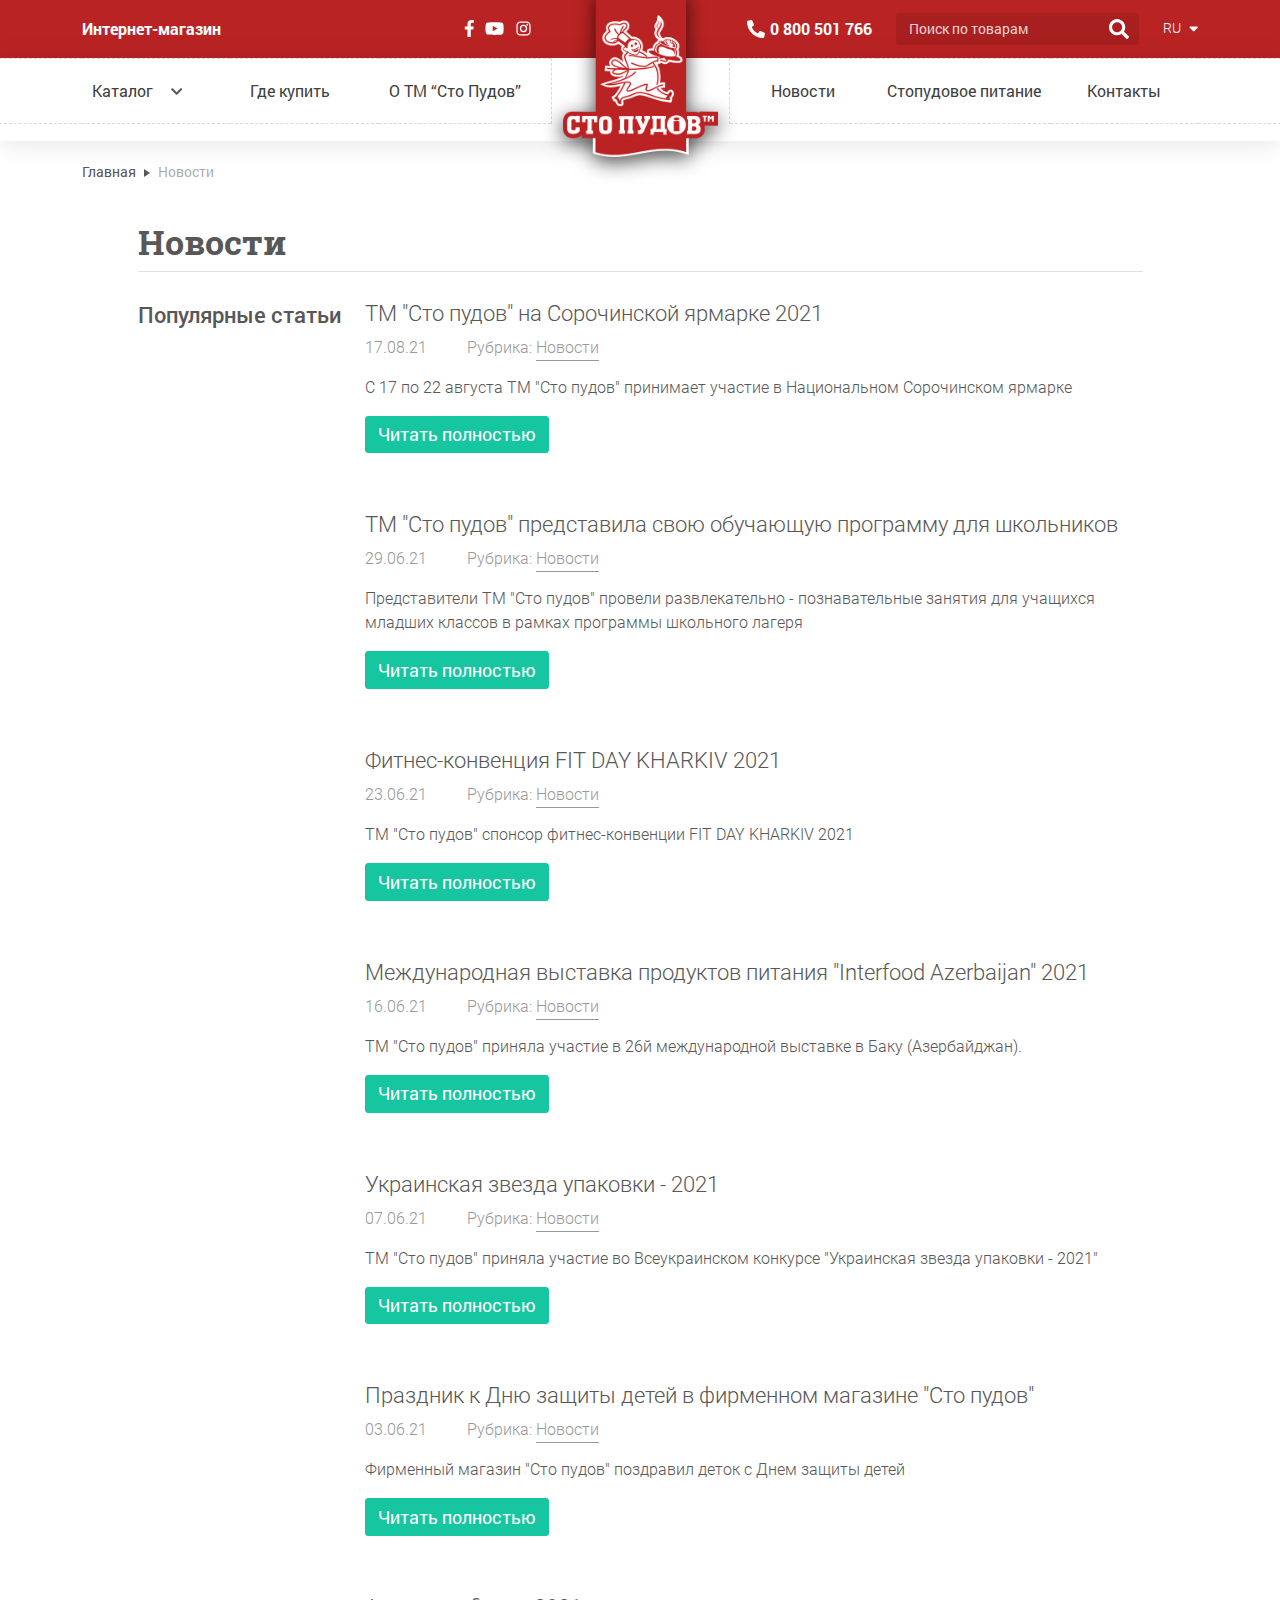
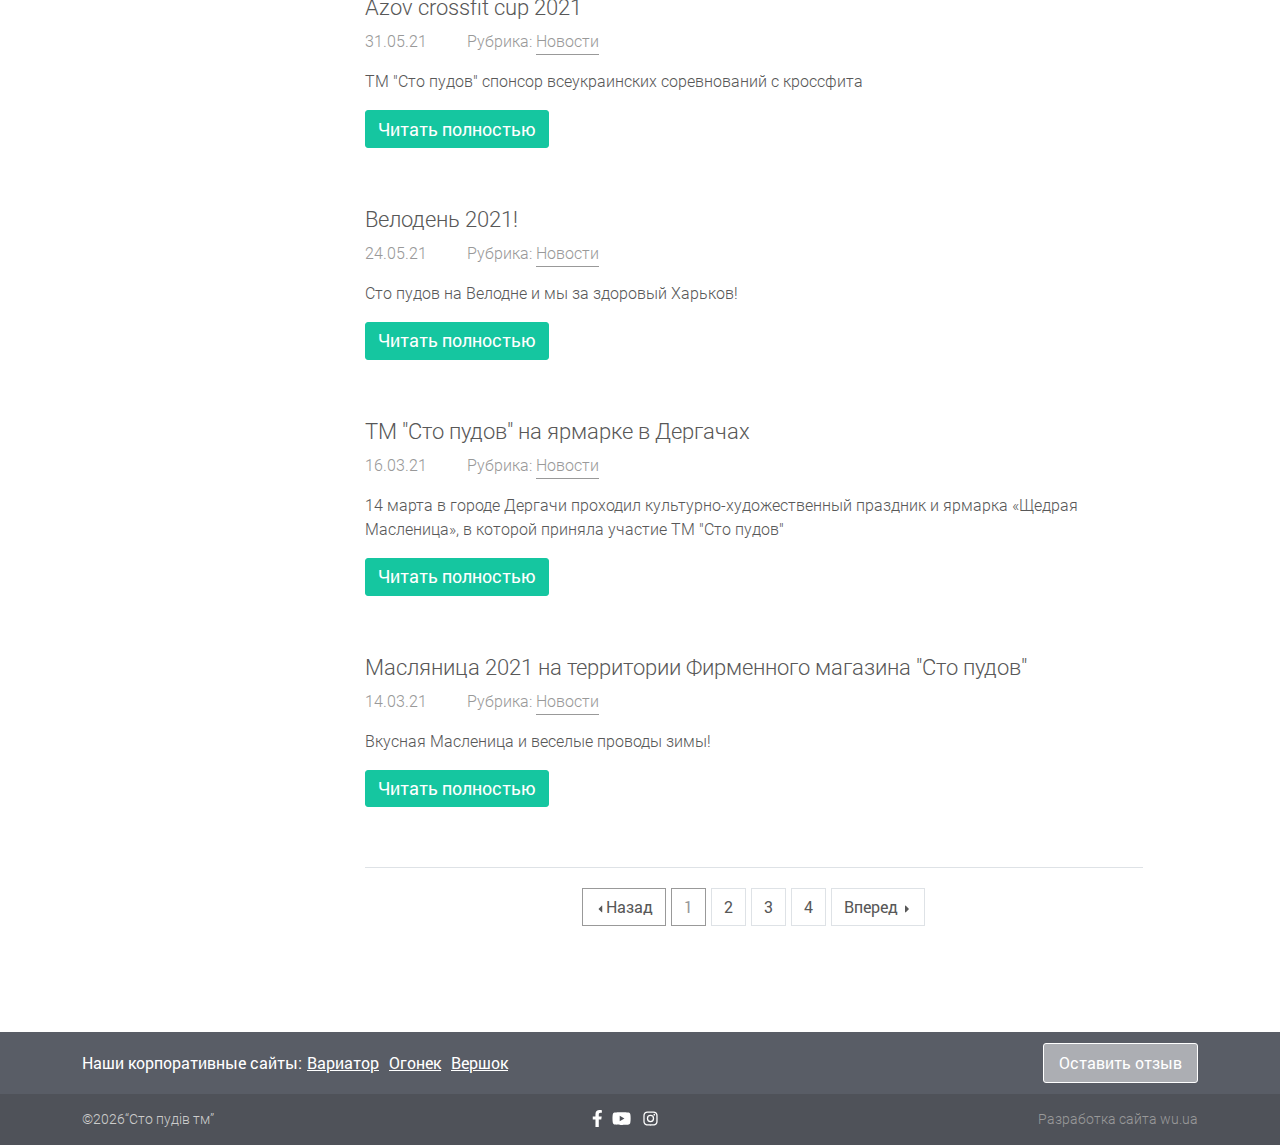
<file: public/05-news.html>
<!DOCTYPE html>
<html lang="ru">
	<head>
		<meta charset="utf-8">
		<title>Новости</title>
		<meta name="description" content="о чем страница">
		<meta http-equiv="X-UA-Compatible" content="IE=edge">
		<meta name="viewport" content="width=device-width,initial-scale=1.0,  shrink-to-fit=no">
		<link type="image/ico" href="img/favicon.ico" rel="shortcut icon"><meta name="format-detection" content="telephone=no"> 
		<link href="libs/swiper/swiper.min.css" rel="stylesheet"/>
		<link href="libs/@fancyapps/ui/fancybox.css" rel="stylesheet"/>
		<link href="css/main.min.css" rel="stylesheet"/>
	</head>
	<body>
		<div class="main-wrapper">
			<div class="menu-mobile menu-mobile--js d-lg-none">
				<div class="toggle-menu-mobile toggle-menu-mobile--js"><span></span>
				</div>
				<div class="menu-mobile__inner">
					<div class="menu-mobile__wrap d-sm-none">
						<div class="search">
							<form>
								<div class="search__input-wrap form-group"><input class="search__input form-control" name="search" type="search" placeholder="Поиск по товарам"/>
								</div>
								<!-- +e.input-wrap-->
								<button class="search__btn" type="submit">
									<svg class="icon icon-search ">
										<use xlink:href="img/svg/sprite.svg#search"></use>
									</svg>
								</button>
							</form>
						</div>
					</div>
					<ul class="menu menu--left" itemscope="itemscope" itemtype="http://schema.org/SiteNavigationElement">
						<li class="menu-item menu-item-has-children accardionContainer--js">
							<div class="menu__catalog"><a href="#" itemprop="url">Каталог</a>
								<div class="sitebarAccardionToggle sitebarAccardionToggle--js">
									<svg class="icon icon-chevron-down ">
										<use xlink:href="img/svg/sprite.svg#chevron-down"></use>
									</svg>
								</div>
							</div>
							<div class="menu__wrap sitebarAccardionHidden sitebarAccardionHidden--js">
								<div class="row"> 
									<div class="col"><span class="menu__head">Продукция</span>
										<ul class="sub-menu">
											<li class="menu-item" itemprop="item"><a href="#" itemprop="url">Готовые смеси для выпечки</a></li>
											<li class="menu-item" itemprop="item"><a href="#" itemprop="url">Блюда удобного приготовления</a></li>
											<li class="menu-item" itemprop="item"><a href="#" itemprop="url">Правильное питание</a></li>
											<li class="menu-item" itemprop="item"><a href="#" itemprop="url">Крупы</a></li>
											<li class="menu-item" itemprop="item"><a href="#" itemprop="url">Бобовые</a></li>
											<li class="menu-item" itemprop="item"><a href="#" itemprop="url">Мука, крахмал, панировочные сухари</a></li>
											<li class="menu-item" itemprop="item"><a href="#" itemprop="url">Наборы для приготовления</a></li>
											<li class="menu-item" itemprop="item"><a href="#" itemprop="url">Продукты в офис и в дорогу</a></li>
											<li class="menu-item" itemprop="item"><a href="#" itemprop="url">Макаронные изделия</a></li>
											<li class="menu-item" itemprop="item"><a href="#" itemprop="url">Сахар, соль, сода</a></li>
											<li class="menu-item" itemprop="item"><a href="#" itemprop="url">Сухофрукты,орехи</a></li>
											<li class="menu-item" itemprop="item"><a href="#" itemprop="url">Кондитерское сырьё, халва, чай</a></li>
											<li class="menu-item" itemprop="item"><a href="#" itemprop="url">Молочные продукты</a></li>
											<li class="menu-item" itemprop="item"><a href="#" itemprop="url">Мясные консервы</a></li>
											<li class="menu-item" itemprop="item"><a href="#" itemprop="url">Растительное масло</a></li>
											<li class="menu-item" itemprop="item"><a href="#" itemprop="url">HoReCa</a></li>
										</ul>
									</div>
									<div class="col menu__col"><span class="menu__head">Линейки круп</span>
										<ul class="menu__rList"> 
											<li class="menu__colorItem"><a href="#" itemprop="url" style="--item-color:#D6392B">Традиционная</a></li>
											<li class="menu__colorItem"><a href="#" itemprop="url" style="--item-color:#6E3EB0">Премиум</a></li>
											<li class="menu__colorItem"><a href="#" itemprop="url" style="--item-color:#11C8D1">Мини</a></li>
											<li class="menu__colorItem"><a href="#" itemprop="url" style="--item-color:#D6392B">Дачка</a></li>
											<li class="menu__colorItem"><a href="#" itemprop="url" style="--item-color:#98D400">Эконом</a></li>
										</ul>
									</div>
								</div>
							</div>
						</li>
						<li class="menu-item" itemprop="item"><a href="#" itemprop="url">Где купить</a></li>
						<li class="menu-item" itemprop="item"><a href="#" itemprop="url">О ТМ “Сто Пудов”</a></li>
					</ul>
					<ul class="menu menu--right" itemscope="itemscope" itemtype="http://schema.org/SiteNavigationElement">
						<li class="menu-item" itemprop="item"><a href="#" itemprop="url">Новости</a></li>
						<li class="menu-item" itemprop="item"><a href="#" itemprop="url">Стопудовое питание</a></li>
						<li class="menu-item" itemprop="item"><a href="#" itemprop="url">Контакты</a></li>
					</ul>
					<a class="menu-mobile__link" href="http://100pudov.in.ua/" target="_blank">Интернет-магазин
					</a>
					<div class="menu-mobile__wrap">
						<div class="langBlock">
							<div class="langBlock__item drop-accardion-js"> 
								<div class="langBlock__activeLang">RU
									<svg class="icon icon-sort-down ">
										<use xlink:href="img/svg/sprite.svg#sort-down"></use>
									</svg>
								</div>
							</div>
							<div class="langBlock__itemsHidden drop-accardion-toggle-js">
								<a class="langBlock__link" href="#">UA
								</a>
								<a class="langBlock__link" href="#">EN
								</a>
							</div>
						</div>
						<div class="soc">
							<a class="soc__item" href="https://www.facebook.com/100pudov" target="_blank">
								<svg class="icon icon-fb ">
									<use xlink:href="img/svg/sprite.svg#fb"></use>
								</svg>
							</a>
							<a class="soc__item" href="https://www.youtube.com/channel/UC0DPRNDdDJAIYhvDIfY-4wg" target="_blank">
								<svg class="icon icon-youtube ">
									<use xlink:href="img/svg/sprite.svg#youtube"></use>
								</svg>
							</a>
							<a class="soc__item" href="https://www.instagram.com/stopudov.ua" target="_blank">
								<svg class="icon icon-instagram ">
									<use xlink:href="img/svg/sprite.svg#instagram"></use>
								</svg>
							</a>
						</div>
					</div>
				</div>
			</div>
			<!--  мобильное меню-->
			<!-- start header-->
			<header class="header" id="header">
				<!-- start topLine-->
				<div class="topLine section" id="topLine">
					<div class="container">
						<div class="row align-items-center">
							<div class="col-auto d-lg-none">
								<div class="toggle-menu-mobile toggle-menu-mobile--js"><span></span>
								</div>
							</div>
							<div class="col col-sm-auto d-lg-none">
								<a class="topLine__logo" href="/"><img class="res-i" src="img/logo2.png" alt="Логотип"/>
								</a>
							</div>
							<div class="col d-none d-lg-block">
								<div class="row align-items-center">
									<div class="col-auto col-lg"> 
										<a class="topLine__link" href="http://100pudov.in.ua/" target="_blank">Интернет-магазин
										</a>
									</div>
									<div class="col-auto">
										<div class="soc">
											<a class="soc__item" href="https://www.facebook.com/100pudov" target="_blank">
												<svg class="icon icon-fb ">
													<use xlink:href="img/svg/sprite.svg#fb"></use>
												</svg>
											</a>
											<a class="soc__item" href="https://www.youtube.com/channel/UC0DPRNDdDJAIYhvDIfY-4wg" target="_blank">
												<svg class="icon icon-youtube ">
													<use xlink:href="img/svg/sprite.svg#youtube"></use>
												</svg>
											</a>
											<a class="soc__item" href="https://www.instagram.com/stopudov.ua" target="_blank">
												<svg class="icon icon-instagram ">
													<use xlink:href="img/svg/sprite.svg#instagram"></use>
												</svg>
											</a>
										</div>
									</div>
								</div>
							</div>
							<div class="topLine__col col-auto d-none d-lg-block">
							</div>
							<div class="col-auto col-sm">
								<div class="row align-items-center">
									<div class="col-auto d-none d-lg-block">
										<a class="topLine__tel" href="tel:0800501766">
											<svg class="icon icon-phone ">
												<use xlink:href="img/svg/sprite.svg#phone"></use>
											</svg>0 800 501 766
										</a>
									</div>
									<div class="col d-none d-sm-block">
										<div class="search">
											<form>
												<div class="search__input-wrap form-group"><input class="search__input form-control" name="search" type="search" placeholder="Поиск по товарам"/>
												</div>
												<!-- +e.input-wrap-->
												<button class="search__btn" type="submit">
													<svg class="icon icon-search ">
														<use xlink:href="img/svg/sprite.svg#search"></use>
													</svg>
												</button>
											</form>
										</div>
									</div>
									<div class="col-auto d-lg-none">
										<a class="topLine__catalog" href="#">Каталог
										</a>
									</div>
									<div class="col-auto d-none d-lg-block">
										<div class="langBlock">
											<div class="langBlock__item drop-accardion-js"> 
												<div class="langBlock__activeLang">RU
													<svg class="icon icon-sort-down ">
														<use xlink:href="img/svg/sprite.svg#sort-down"></use>
													</svg>
												</div>
											</div>
											<div class="langBlock__itemsHidden drop-accardion-toggle-js">
												<a class="langBlock__link" href="#">UA
												</a>
												<a class="langBlock__link" href="#">EN
												</a>
											</div>
										</div>
									</div>
								</div>
							</div>
						</div>
					</div>
				</div>
				<!-- end topLine-->
				<!-- start top-nav-->
				<div class="top-nav block-with-lazy d-none d-lg-block">
					<div class="container">
						<div class="row align-items-center">
							<div class="col">
								<ul class="menu menu--left" itemscope="itemscope" itemtype="http://schema.org/SiteNavigationElement">
									<li class="menu-item menu-item-has-children accardionContainer--js">
										<div class="menu__catalog"><a href="#" itemprop="url">Каталог</a>
											<div class="sitebarAccardionToggle sitebarAccardionToggle--js">
												<svg class="icon icon-chevron-down ">
													<use xlink:href="img/svg/sprite.svg#chevron-down"></use>
												</svg>
											</div>
										</div>
										<div class="menu__wrap sitebarAccardionHidden sitebarAccardionHidden--js">
											<div class="row"> 
												<div class="col"><span class="menu__head">Продукция</span>
													<ul class="sub-menu">
														<li class="menu-item" itemprop="item"><a href="#" itemprop="url">Готовые смеси для выпечки</a></li>
														<li class="menu-item" itemprop="item"><a href="#" itemprop="url">Блюда удобного приготовления</a></li>
														<li class="menu-item" itemprop="item"><a href="#" itemprop="url">Правильное питание</a></li>
														<li class="menu-item" itemprop="item"><a href="#" itemprop="url">Крупы</a></li>
														<li class="menu-item" itemprop="item"><a href="#" itemprop="url">Бобовые</a></li>
														<li class="menu-item" itemprop="item"><a href="#" itemprop="url">Мука, крахмал, панировочные сухари</a></li>
														<li class="menu-item" itemprop="item"><a href="#" itemprop="url">Наборы для приготовления</a></li>
														<li class="menu-item" itemprop="item"><a href="#" itemprop="url">Продукты в офис и в дорогу</a></li>
														<li class="menu-item" itemprop="item"><a href="#" itemprop="url">Макаронные изделия</a></li>
														<li class="menu-item" itemprop="item"><a href="#" itemprop="url">Сахар, соль, сода</a></li>
														<li class="menu-item" itemprop="item"><a href="#" itemprop="url">Сухофрукты,орехи</a></li>
														<li class="menu-item" itemprop="item"><a href="#" itemprop="url">Кондитерское сырьё, халва, чай</a></li>
														<li class="menu-item" itemprop="item"><a href="#" itemprop="url">Молочные продукты</a></li>
														<li class="menu-item" itemprop="item"><a href="#" itemprop="url">Мясные консервы</a></li>
														<li class="menu-item" itemprop="item"><a href="#" itemprop="url">Растительное масло</a></li>
														<li class="menu-item" itemprop="item"><a href="#" itemprop="url">HoReCa</a></li>
													</ul>
												</div>
												<div class="col menu__col"><span class="menu__head">Линейки круп</span>
													<ul class="menu__rList"> 
														<li class="menu__colorItem"><a href="#" itemprop="url" style="--item-color:#D6392B">Традиционная</a></li>
														<li class="menu__colorItem"><a href="#" itemprop="url" style="--item-color:#6E3EB0">Премиум</a></li>
														<li class="menu__colorItem"><a href="#" itemprop="url" style="--item-color:#11C8D1">Мини</a></li>
														<li class="menu__colorItem"><a href="#" itemprop="url" style="--item-color:#D6392B">Дачка</a></li>
														<li class="menu__colorItem"><a href="#" itemprop="url" style="--item-color:#98D400">Эконом</a></li>
													</ul>
												</div>
											</div>
										</div>
									</li>
									<li class="menu-item" itemprop="item"><a href="#" itemprop="url">Где купить</a></li>
									<li class="menu-item" itemprop="item"><a href="#" itemprop="url">О ТМ “Сто Пудов”</a></li>
								</ul>
							</div>
							<div class="top-nav__col col-auto"> 
								<a class="logo" href="/"><img class="logo__img logo__img--lg" src="img/logo-primary.png" alt="Логотип"/><img class="logo__img logo__img--sm" src="img/logo-3.png" alt="Логотип"/>
								</a>
							</div>
							<div class="col">
								<ul class="menu menu--right" itemscope="itemscope" itemtype="http://schema.org/SiteNavigationElement">
									<li class="menu-item" itemprop="item"><a href="#" itemprop="url">Новости</a></li>
									<li class="menu-item" itemprop="item"><a href="#" itemprop="url">Стопудовое питание</a></li>
									<li class="menu-item" itemprop="item"><a href="#" itemprop="url">Контакты</a></li>
								</ul>
							</div>
						</div>
					</div>
				</div>
				<!-- end top-nav-->
			</header>
			<!-- end header-->
			<div class="pageHead">
				<div class="container"> 
					<nav aria-label="breadcrumb">
						<ol class="breadcrumb" itemscope="itemscope" itemtype="http://schema.org/BreadcrumbList">
							<li class="breadcrumb-item" itemprop="itemListElement" itemscope="itemscope" itemtype="http://schema.org/ListItem"><a href="/" itemprop="item"><span itemprop="name">Главная</span>
									<meta itemprop="position" content="1"/></a></li>
							<li class="breadcrumb-item active" itemprop="itemListElement" itemscope="itemscope" itemtype="http://schema.org/ListItem"><a href="#" itemprop="item"><span itemprop="name">Новости</span>
									<meta itemprop="position" content="2"/></a></li>
						</ol>
					</nav>
				</div>
			</div>
			<!-- start sNews-->
			<section class="sNews section" id="sNews">
				<div class="container container--medium">
					<div class="section-title">
						<h2>Новости</h2>
					</div>
					<div class="row">
						<div class="col-auto d-none d-md-block">
							<h3>Популярные статьи</h3>
						</div>
						<div class="col"> 
							<div class="border-bottom"> 
								<div class="newsItem"> 
									<div class="newsItem__title">ТМ "Сто пудов" на Сорочинской ярмарке 2021
									</div>
									<div class="newsItem__row row"> 
										<div class="col-auto"> <span class="text-light">17.08.21</span></div>
										<div class="col"><span class="text-light">Рубрика:
												<a class="newsItem__rubric" href="#">Новости
												</a></span></div>
									</div>
									<p>С 17 по 22 августа ТМ "Сто пудов" принимает участие в Национальном Сорочинском ярмарке</p>
									<a class="newsItem__btn btn btn-primary" href="#">Читать полностью
									</a>
								</div>
								<div class="newsItem"> 
									<div class="newsItem__title">ТМ "Сто пудов" представила свою обучающую программу для школьников
									</div>
									<div class="newsItem__row row"> 
										<div class="col-auto"> <span class="text-light">29.06.21</span></div>
										<div class="col"><span class="text-light">Рубрика:
												<a class="newsItem__rubric" href="#">Новости
												</a></span></div>
									</div>
									<p>Представители ТМ "Сто пудов" провели развлекательно - познавательные занятия для учащихся младших классов в рамках программы школьного лагеря</p>
									<a class="newsItem__btn btn btn-primary" href="#">Читать полностью
									</a>
								</div>
								<div class="newsItem"> 
									<div class="newsItem__title">Фитнес-конвенция FIT DAY KHARKIV 2021
									</div>
									<div class="newsItem__row row"> 
										<div class="col-auto"> <span class="text-light">23.06.21</span></div>
										<div class="col"><span class="text-light">Рубрика:
												<a class="newsItem__rubric" href="#">Новости
												</a></span></div>
									</div>
									<p>ТМ "Сто пудов" спонсор фитнес-конвенции FIT DAY KHARKIV 2021</p>
									<a class="newsItem__btn btn btn-primary" href="#">Читать полностью
									</a>
								</div>
								<div class="newsItem"> 
									<div class="newsItem__title">Международная выставка продуктов питания "Interfood Azerbaijan" 2021
									</div>
									<div class="newsItem__row row"> 
										<div class="col-auto"> <span class="text-light">16.06.21</span></div>
										<div class="col"><span class="text-light">Рубрика:
												<a class="newsItem__rubric" href="#">Новости
												</a></span></div>
									</div>
									<p>ТМ "Сто пудов" приняла участие в 26й международной выставке в Баку (Азербайджан).</p>
									<a class="newsItem__btn btn btn-primary" href="#">Читать полностью
									</a>
								</div>
								<div class="newsItem"> 
									<div class="newsItem__title">Украинская звезда упаковки - 2021
									</div>
									<div class="newsItem__row row"> 
										<div class="col-auto"> <span class="text-light">07.06.21</span></div>
										<div class="col"><span class="text-light">Рубрика:
												<a class="newsItem__rubric" href="#">Новости
												</a></span></div>
									</div>
									<p>ТМ "Сто пудов" приняла участие во Всеукраинском конкурсе "Украинская звезда упаковки - 2021"</p>
									<a class="newsItem__btn btn btn-primary" href="#">Читать полностью
									</a>
								</div>
								<div class="newsItem"> 
									<div class="newsItem__title">Праздник к Дню защиты детей в фирменном магазине "Сто пудов"
									</div>
									<div class="newsItem__row row"> 
										<div class="col-auto"> <span class="text-light">03.06.21</span></div>
										<div class="col"><span class="text-light">Рубрика:
												<a class="newsItem__rubric" href="#">Новости
												</a></span></div>
									</div>
									<p>Фирменный магазин "Сто пудов" поздравил деток с Днем защиты детей</p>
									<a class="newsItem__btn btn btn-primary" href="#">Читать полностью
									</a>
								</div>
								<div class="newsItem"> 
									<div class="newsItem__title">Azov crossfit cup 2021
									</div>
									<div class="newsItem__row row"> 
										<div class="col-auto"> <span class="text-light">31.05.21</span></div>
										<div class="col"><span class="text-light">Рубрика:
												<a class="newsItem__rubric" href="#">Новости
												</a></span></div>
									</div>
									<p>ТМ "Сто пудов" спонсор всеукраинских соревнований с кроссфита</p>
									<a class="newsItem__btn btn btn-primary" href="#">Читать полностью
									</a>
								</div>
								<div class="newsItem"> 
									<div class="newsItem__title">Велодень 2021!
									</div>
									<div class="newsItem__row row"> 
										<div class="col-auto"> <span class="text-light">24.05.21</span></div>
										<div class="col"><span class="text-light">Рубрика:
												<a class="newsItem__rubric" href="#">Новости
												</a></span></div>
									</div>
									<p>Сто пудов на Велодне и мы за здоровый Харьков!</p>
									<a class="newsItem__btn btn btn-primary" href="#">Читать полностью
									</a>
								</div>
								<div class="newsItem"> 
									<div class="newsItem__title">ТМ "Сто пудов" на ярмарке в Дергачах
									</div>
									<div class="newsItem__row row"> 
										<div class="col-auto"> <span class="text-light">16.03.21</span></div>
										<div class="col"><span class="text-light">Рубрика:
												<a class="newsItem__rubric" href="#">Новости
												</a></span></div>
									</div>
									<p>14 марта в городе Дергачи проходил культурно-художественный праздник и ярмарка «Щедрая Масленица», в которой приняла участие ТМ "Сто пудов"</p>
									<a class="newsItem__btn btn btn-primary" href="#">Читать полностью
									</a>
								</div>
								<div class="newsItem"> 
									<div class="newsItem__title">Масляница 2021 на территории Фирменного магазина "Сто пудов"
									</div>
									<div class="newsItem__row row"> 
										<div class="col-auto"> <span class="text-light">14.03.21</span></div>
										<div class="col"><span class="text-light">Рубрика:
												<a class="newsItem__rubric" href="#">Новости
												</a></span></div>
									</div>
									<p>Вкусная Масленица и веселые проводы зимы!</p>
									<a class="newsItem__btn btn btn-primary" href="#">Читать полностью
									</a>
								</div>
							</div>
							<div class="pagination-wrapper">
								<ul class="page-numbers">
											<li><span class="prev page-numbers">
													<svg class="icon icon-caret-left ">
														<use xlink:href="img/svg/sprite.svg#caret-left"></use>
													</svg><span>Назад</span></span>
											</li>
											<li><span class="page-numbers current"> 1</span>
											</li>
											<li><a class="page-numbers" href="#">2</a>
											</li>
											<li><a class="page-numbers" href="#">3</a>
											</li>
											<li><a class="page-numbers" href="#">4</a>
											</li>
											<li><a class="next page-numbers" href="#"> <span>Вперед</span>
													<svg class="icon icon-caret-right ">
														<use xlink:href="img/svg/sprite.svg#caret-right"></use>
													</svg></a>
											</li>
								</ul>
							</div>
						</div>
					</div>
				</div>
			</section>
			<!-- end sNews-->
			<footer class="footer">
				<div class="footer__head">
					<div class="container">
						<div class="row align-items-center">
							<div class="footer__col col-lg">
								<div class="footer__site">Наши корпоративные сайты:
								</div>
								<ul class="footer__siteList">
									<li><a href="#" target="_blank">Вариатор</a></li>
									<li><a href="#" target="_blank">Огонек</a></li>
									<li><a href="#" target="_blank">Вершок</a></li>
								</ul>
							</div>
							<div class="col-lg-auto">
								<a class="footer__btn btn" href="#">Оставить отзыв
								</a>
							</div>
						</div>
					</div>
				</div>
				<div class="footer__foot"> 
					<div class="container"> 
						<div class="row"> 
							<div class="col col-lg-auto">
								<div class="footer__copyright">©<span class="currentYear"></span>“Сто пудів тм”
								</div>
							</div>
							<div class="col d-none d-lg-block">
								<div class="soc">
									<a class="soc__item" href="https://www.facebook.com/100pudov" target="_blank">
										<svg class="icon icon-fb ">
											<use xlink:href="img/svg/sprite.svg#fb"></use>
										</svg>
									</a>
									<a class="soc__item" href="https://www.youtube.com/channel/UC0DPRNDdDJAIYhvDIfY-4wg" target="_blank">
										<svg class="icon icon-youtube ">
											<use xlink:href="img/svg/sprite.svg#youtube"></use>
										</svg>
									</a>
									<a class="soc__item" href="https://www.instagram.com/stopudov.ua" target="_blank">
										<svg class="icon icon-instagram ">
											<use xlink:href="img/svg/sprite.svg#instagram"></use>
										</svg>
									</a>
								</div>
							</div>
							<div class="col-auto">
								<a class="footer__dev" href="#">Разработка сайта wu.ua
								</a>
							</div>
						</div>
					</div>
				</div>
			</footer>
		</div>
		<!--  start modals-->
		<div class="modal-win" id="modal-call" style="display: none">
			<div class="form-wrap">
				<form>
					<div class="text-center">
						<div class="form-wrap__title form-data h3 ttu">Обратный звонок
						</div>
						<p class="after-headline">Заполните заявку и&nbsp;мы&nbsp;с&nbsp;Вами свяжемся в&nbsp;течение 15&nbsp;минут</p>
					</div>
					<div class="form-wrap__input-wrap form-group"><input class="form-wrap__input form-control" name="text" type="text" placeholder="Ваше Имя" required="required"/> 
					</div>
					<!-- +e.input-wrap-->
					<button class="form-wrap__btn btn" type="submit"> 
					</button>
					<div class="p-5"></div>
					<div class="p-5"></div>
					<div class="p-5"></div>
					<div class="p-5"></div>
					<div class="p-5"></div>
					<div class="form-wrap__policy">
						<label class="custom-input form-check"><input class="custom-input__input form-check-input" name="checkbox" type="checkbox" checked="checked"/><small class="custom-input__text text-secondary">Согласен на обработку и хранение моих персональных данных в соответствии с условиями</small>
						</label>
					</div>
				</form>
			</div>
		</div>
		<!-- #modal-call-->
		<!-- end modals-->
		<!-- modal libs-->
		<script src="libs/jquery/jquery.min.js"></script>
		<script src="libs/@fancyapps/ui/fancybox.umd.js"></script>
		<!-- modal libs-->
		<!-- slider libs-->
		<script src="libs/swiper/swiper-bundle.min.js"> </script>
		<!-- /slider libs-->
		<script src="libs/inputmask/inputmask.min.js"></script>
		<script src="js/common.js"></script>
	</body>
</html>
</file>
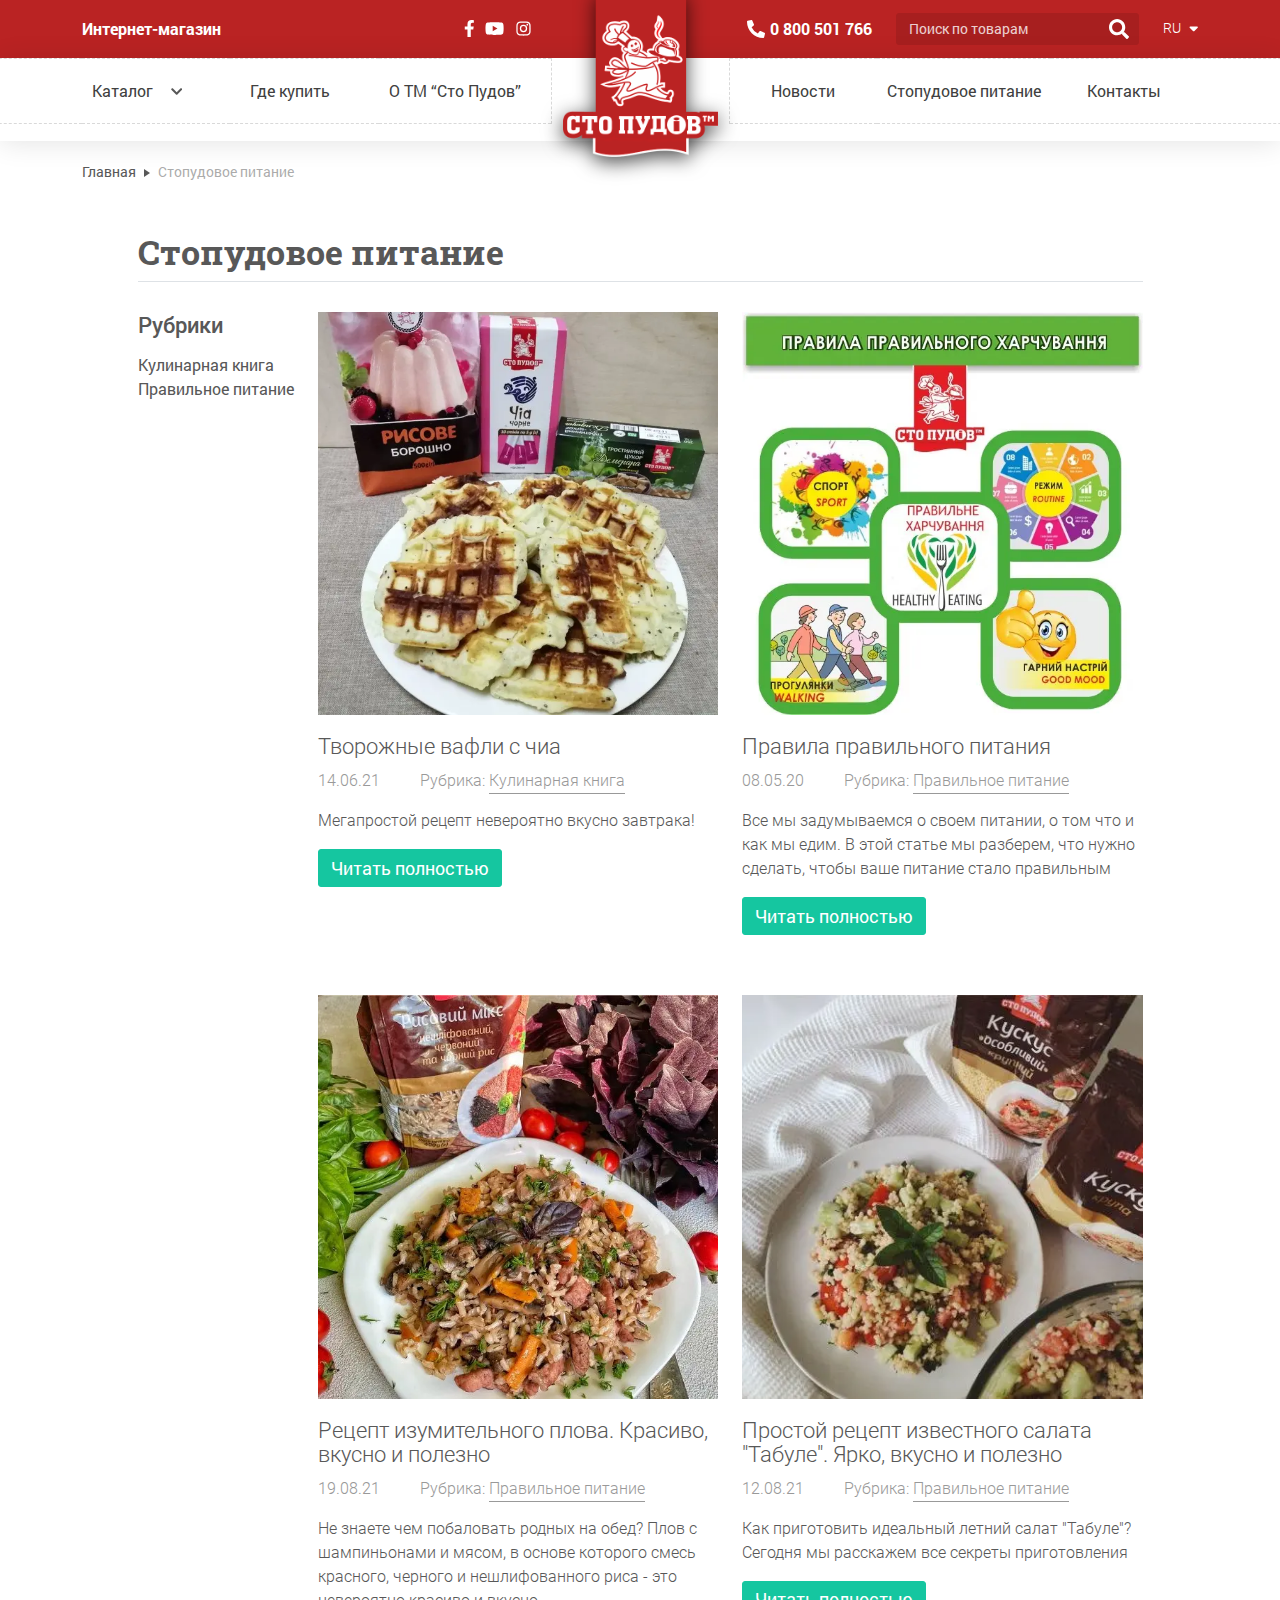
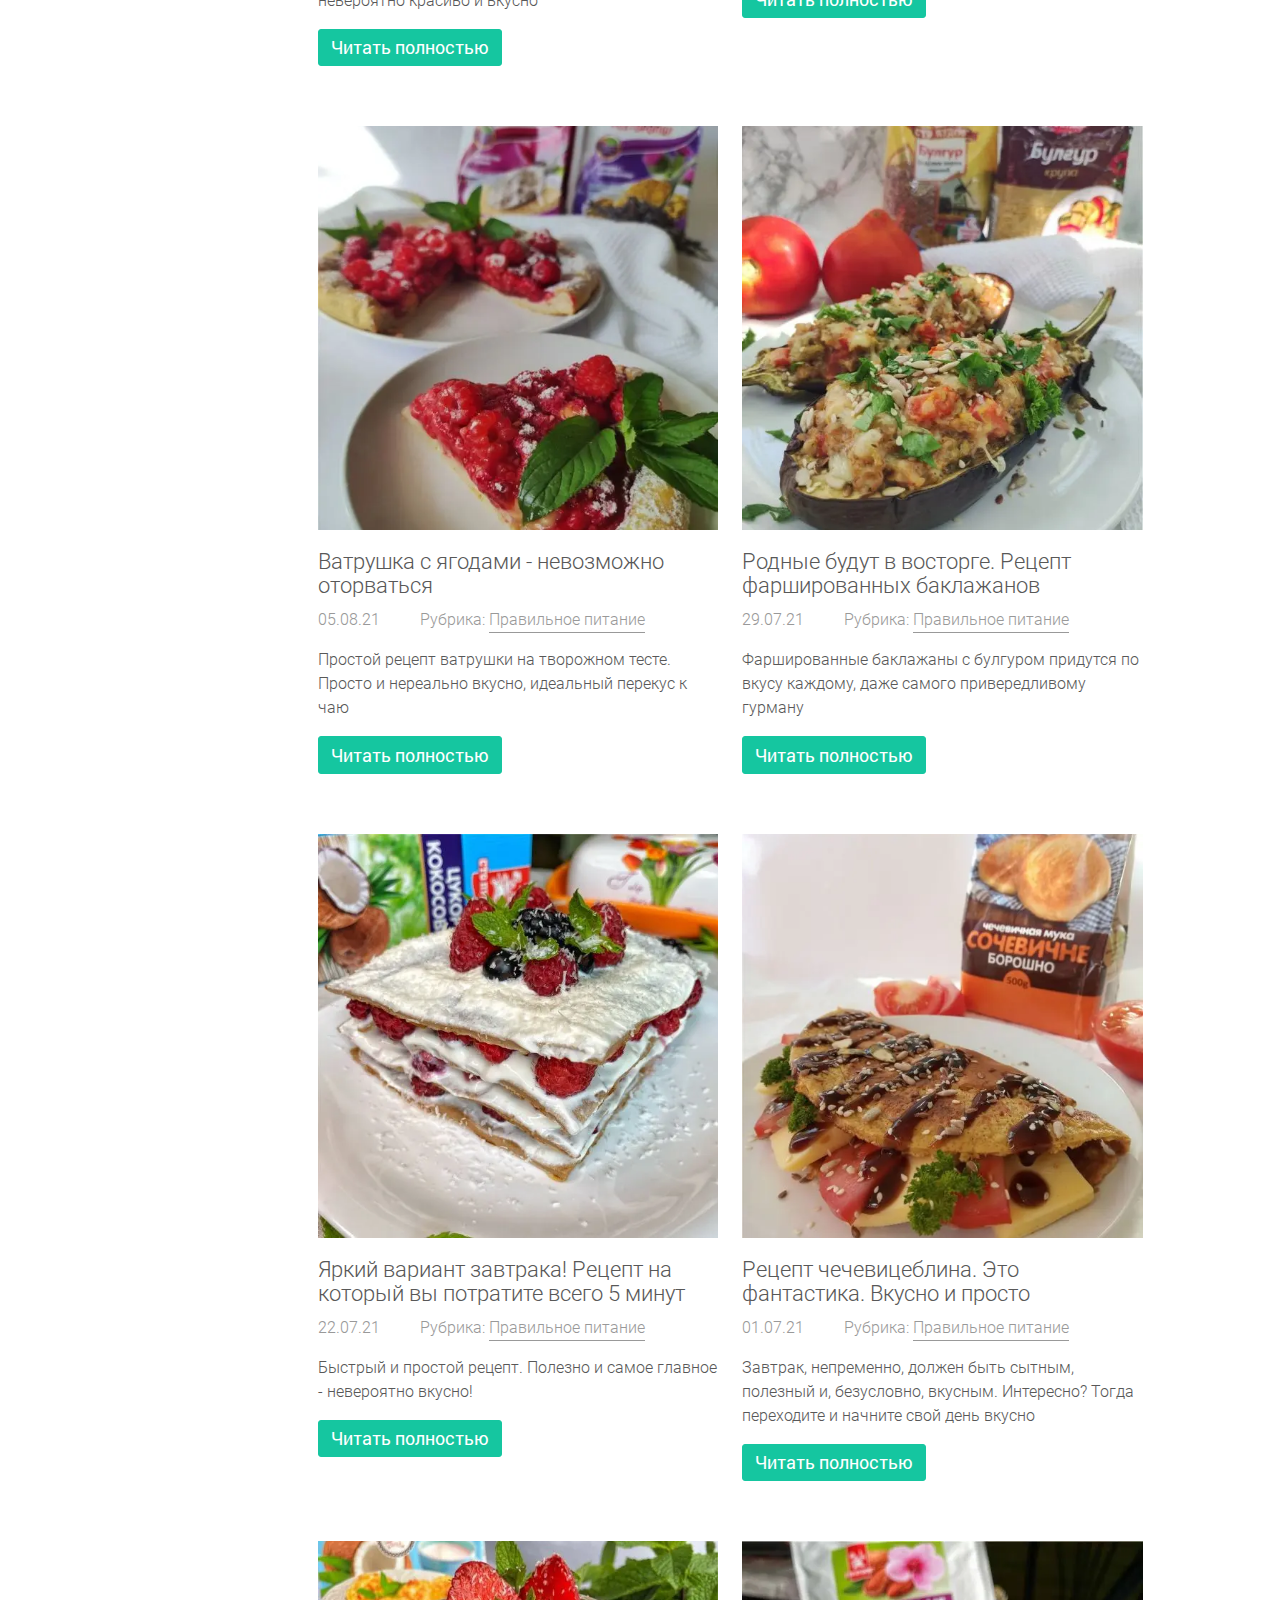
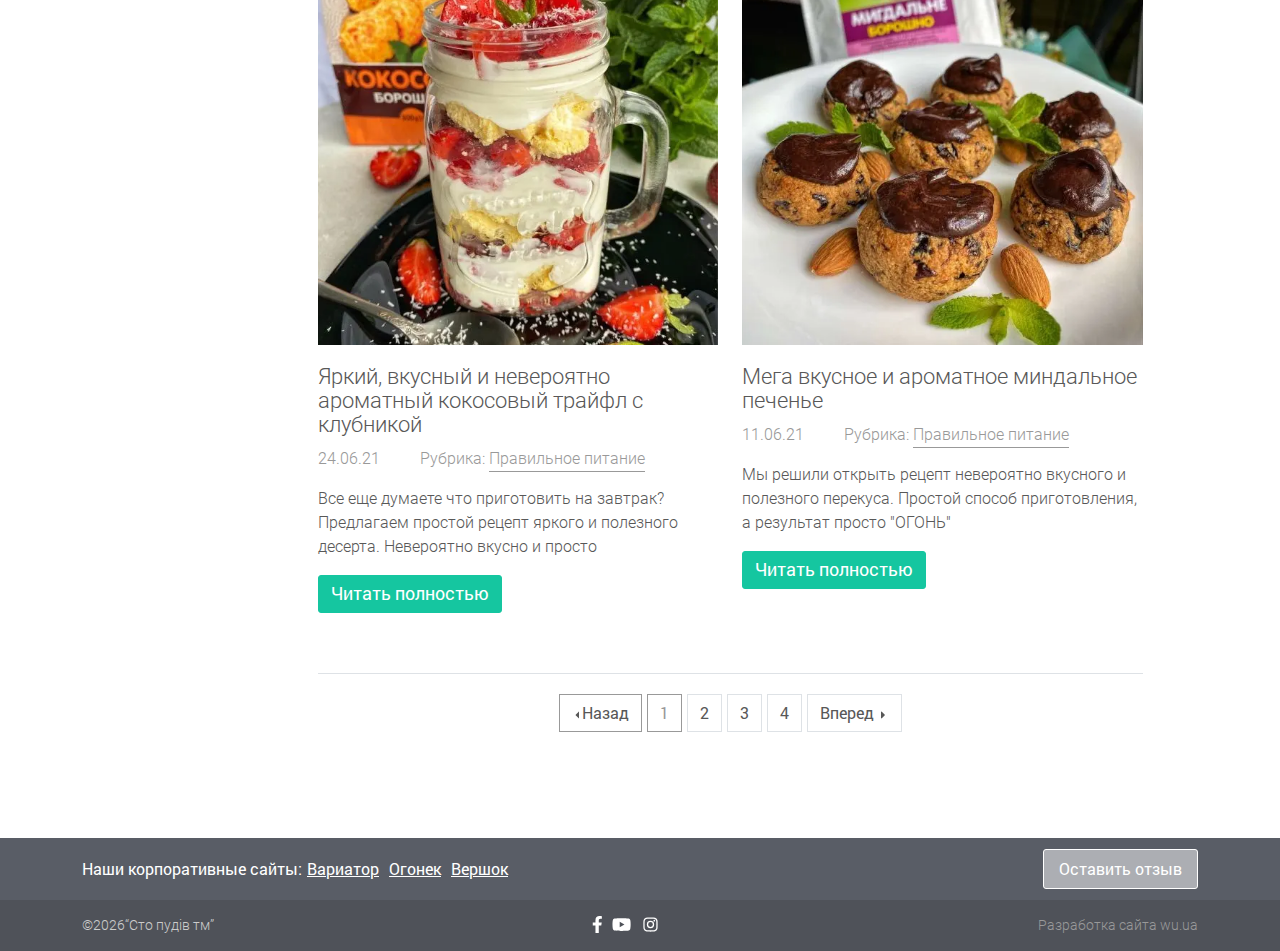
<file: public/06-stopudovoye-pitaniye.html>
<!DOCTYPE html>
<html lang="ru">
	<head>
		<meta charset="utf-8">
		<title>Стопудовое питание</title>
		<meta name="description" content="о чем страница">
		<meta http-equiv="X-UA-Compatible" content="IE=edge">
		<meta name="viewport" content="width=device-width,initial-scale=1.0,  shrink-to-fit=no">
		<link type="image/ico" href="img/favicon.ico" rel="shortcut icon"><meta name="format-detection" content="telephone=no"> 
		<link href="libs/swiper/swiper.min.css" rel="stylesheet"/>
		<link href="libs/@fancyapps/ui/fancybox.css" rel="stylesheet"/>
		<link href="css/main.min.css" rel="stylesheet"/>
	</head>
	<body>
		<div class="main-wrapper">
			<div class="menu-mobile menu-mobile--js d-lg-none">
				<div class="toggle-menu-mobile toggle-menu-mobile--js"><span></span>
				</div>
				<div class="menu-mobile__inner">
					<div class="menu-mobile__wrap d-sm-none">
						<div class="search">
							<form>
								<div class="search__input-wrap form-group"><input class="search__input form-control" name="search" type="search" placeholder="Поиск по товарам"/>
								</div>
								<!-- +e.input-wrap-->
								<button class="search__btn" type="submit">
									<svg class="icon icon-search ">
										<use xlink:href="img/svg/sprite.svg#search"></use>
									</svg>
								</button>
							</form>
						</div>
					</div>
					<ul class="menu menu--left" itemscope="itemscope" itemtype="http://schema.org/SiteNavigationElement">
						<li class="menu-item menu-item-has-children accardionContainer--js">
							<div class="menu__catalog"><a href="#" itemprop="url">Каталог</a>
								<div class="sitebarAccardionToggle sitebarAccardionToggle--js">
									<svg class="icon icon-chevron-down ">
										<use xlink:href="img/svg/sprite.svg#chevron-down"></use>
									</svg>
								</div>
							</div>
							<div class="menu__wrap sitebarAccardionHidden sitebarAccardionHidden--js">
								<div class="row"> 
									<div class="col"><span class="menu__head">Продукция</span>
										<ul class="sub-menu">
											<li class="menu-item" itemprop="item"><a href="#" itemprop="url">Готовые смеси для выпечки</a></li>
											<li class="menu-item" itemprop="item"><a href="#" itemprop="url">Блюда удобного приготовления</a></li>
											<li class="menu-item" itemprop="item"><a href="#" itemprop="url">Правильное питание</a></li>
											<li class="menu-item" itemprop="item"><a href="#" itemprop="url">Крупы</a></li>
											<li class="menu-item" itemprop="item"><a href="#" itemprop="url">Бобовые</a></li>
											<li class="menu-item" itemprop="item"><a href="#" itemprop="url">Мука, крахмал, панировочные сухари</a></li>
											<li class="menu-item" itemprop="item"><a href="#" itemprop="url">Наборы для приготовления</a></li>
											<li class="menu-item" itemprop="item"><a href="#" itemprop="url">Продукты в офис и в дорогу</a></li>
											<li class="menu-item" itemprop="item"><a href="#" itemprop="url">Макаронные изделия</a></li>
											<li class="menu-item" itemprop="item"><a href="#" itemprop="url">Сахар, соль, сода</a></li>
											<li class="menu-item" itemprop="item"><a href="#" itemprop="url">Сухофрукты,орехи</a></li>
											<li class="menu-item" itemprop="item"><a href="#" itemprop="url">Кондитерское сырьё, халва, чай</a></li>
											<li class="menu-item" itemprop="item"><a href="#" itemprop="url">Молочные продукты</a></li>
											<li class="menu-item" itemprop="item"><a href="#" itemprop="url">Мясные консервы</a></li>
											<li class="menu-item" itemprop="item"><a href="#" itemprop="url">Растительное масло</a></li>
											<li class="menu-item" itemprop="item"><a href="#" itemprop="url">HoReCa</a></li>
										</ul>
									</div>
									<div class="col menu__col"><span class="menu__head">Линейки круп</span>
										<ul class="menu__rList"> 
											<li class="menu__colorItem"><a href="#" itemprop="url" style="--item-color:#D6392B">Традиционная</a></li>
											<li class="menu__colorItem"><a href="#" itemprop="url" style="--item-color:#6E3EB0">Премиум</a></li>
											<li class="menu__colorItem"><a href="#" itemprop="url" style="--item-color:#11C8D1">Мини</a></li>
											<li class="menu__colorItem"><a href="#" itemprop="url" style="--item-color:#D6392B">Дачка</a></li>
											<li class="menu__colorItem"><a href="#" itemprop="url" style="--item-color:#98D400">Эконом</a></li>
										</ul>
									</div>
								</div>
							</div>
						</li>
						<li class="menu-item" itemprop="item"><a href="#" itemprop="url">Где купить</a></li>
						<li class="menu-item" itemprop="item"><a href="#" itemprop="url">О ТМ “Сто Пудов”</a></li>
					</ul>
					<ul class="menu menu--right" itemscope="itemscope" itemtype="http://schema.org/SiteNavigationElement">
						<li class="menu-item" itemprop="item"><a href="#" itemprop="url">Новости</a></li>
						<li class="menu-item" itemprop="item"><a href="#" itemprop="url">Стопудовое питание</a></li>
						<li class="menu-item" itemprop="item"><a href="#" itemprop="url">Контакты</a></li>
					</ul>
					<a class="menu-mobile__link" href="http://100pudov.in.ua/" target="_blank">Интернет-магазин
					</a>
					<div class="menu-mobile__wrap">
						<div class="langBlock">
							<div class="langBlock__item drop-accardion-js"> 
								<div class="langBlock__activeLang">RU
									<svg class="icon icon-sort-down ">
										<use xlink:href="img/svg/sprite.svg#sort-down"></use>
									</svg>
								</div>
							</div>
							<div class="langBlock__itemsHidden drop-accardion-toggle-js">
								<a class="langBlock__link" href="#">UA
								</a>
								<a class="langBlock__link" href="#">EN
								</a>
							</div>
						</div>
						<div class="soc">
							<a class="soc__item" href="https://www.facebook.com/100pudov" target="_blank">
								<svg class="icon icon-fb ">
									<use xlink:href="img/svg/sprite.svg#fb"></use>
								</svg>
							</a>
							<a class="soc__item" href="https://www.youtube.com/channel/UC0DPRNDdDJAIYhvDIfY-4wg" target="_blank">
								<svg class="icon icon-youtube ">
									<use xlink:href="img/svg/sprite.svg#youtube"></use>
								</svg>
							</a>
							<a class="soc__item" href="https://www.instagram.com/stopudov.ua" target="_blank">
								<svg class="icon icon-instagram ">
									<use xlink:href="img/svg/sprite.svg#instagram"></use>
								</svg>
							</a>
						</div>
					</div>
				</div>
			</div>
			<!--  мобильное меню-->
			<!-- start header-->
			<header class="header" id="header">
				<!-- start topLine-->
				<div class="topLine section" id="topLine">
					<div class="container">
						<div class="row align-items-center">
							<div class="col-auto d-lg-none">
								<div class="toggle-menu-mobile toggle-menu-mobile--js"><span></span>
								</div>
							</div>
							<div class="col col-sm-auto d-lg-none">
								<a class="topLine__logo" href="/"><img class="res-i" src="img/logo2.png" alt="Логотип"/>
								</a>
							</div>
							<div class="col d-none d-lg-block">
								<div class="row align-items-center">
									<div class="col-auto col-lg"> 
										<a class="topLine__link" href="http://100pudov.in.ua/" target="_blank">Интернет-магазин
										</a>
									</div>
									<div class="col-auto">
										<div class="soc">
											<a class="soc__item" href="https://www.facebook.com/100pudov" target="_blank">
												<svg class="icon icon-fb ">
													<use xlink:href="img/svg/sprite.svg#fb"></use>
												</svg>
											</a>
											<a class="soc__item" href="https://www.youtube.com/channel/UC0DPRNDdDJAIYhvDIfY-4wg" target="_blank">
												<svg class="icon icon-youtube ">
													<use xlink:href="img/svg/sprite.svg#youtube"></use>
												</svg>
											</a>
											<a class="soc__item" href="https://www.instagram.com/stopudov.ua" target="_blank">
												<svg class="icon icon-instagram ">
													<use xlink:href="img/svg/sprite.svg#instagram"></use>
												</svg>
											</a>
										</div>
									</div>
								</div>
							</div>
							<div class="topLine__col col-auto d-none d-lg-block">
							</div>
							<div class="col-auto col-sm">
								<div class="row align-items-center">
									<div class="col-auto d-none d-lg-block">
										<a class="topLine__tel" href="tel:0800501766">
											<svg class="icon icon-phone ">
												<use xlink:href="img/svg/sprite.svg#phone"></use>
											</svg>0 800 501 766
										</a>
									</div>
									<div class="col d-none d-sm-block">
										<div class="search">
											<form>
												<div class="search__input-wrap form-group"><input class="search__input form-control" name="search" type="search" placeholder="Поиск по товарам"/>
												</div>
												<!-- +e.input-wrap-->
												<button class="search__btn" type="submit">
													<svg class="icon icon-search ">
														<use xlink:href="img/svg/sprite.svg#search"></use>
													</svg>
												</button>
											</form>
										</div>
									</div>
									<div class="col-auto d-lg-none">
										<a class="topLine__catalog" href="#">Каталог
										</a>
									</div>
									<div class="col-auto d-none d-lg-block">
										<div class="langBlock">
											<div class="langBlock__item drop-accardion-js"> 
												<div class="langBlock__activeLang">RU
													<svg class="icon icon-sort-down ">
														<use xlink:href="img/svg/sprite.svg#sort-down"></use>
													</svg>
												</div>
											</div>
											<div class="langBlock__itemsHidden drop-accardion-toggle-js">
												<a class="langBlock__link" href="#">UA
												</a>
												<a class="langBlock__link" href="#">EN
												</a>
											</div>
										</div>
									</div>
								</div>
							</div>
						</div>
					</div>
				</div>
				<!-- end topLine-->
				<!-- start top-nav-->
				<div class="top-nav block-with-lazy d-none d-lg-block">
					<div class="container">
						<div class="row align-items-center">
							<div class="col">
								<ul class="menu menu--left" itemscope="itemscope" itemtype="http://schema.org/SiteNavigationElement">
									<li class="menu-item menu-item-has-children accardionContainer--js">
										<div class="menu__catalog"><a href="#" itemprop="url">Каталог</a>
											<div class="sitebarAccardionToggle sitebarAccardionToggle--js">
												<svg class="icon icon-chevron-down ">
													<use xlink:href="img/svg/sprite.svg#chevron-down"></use>
												</svg>
											</div>
										</div>
										<div class="menu__wrap sitebarAccardionHidden sitebarAccardionHidden--js">
											<div class="row"> 
												<div class="col"><span class="menu__head">Продукция</span>
													<ul class="sub-menu">
														<li class="menu-item" itemprop="item"><a href="#" itemprop="url">Готовые смеси для выпечки</a></li>
														<li class="menu-item" itemprop="item"><a href="#" itemprop="url">Блюда удобного приготовления</a></li>
														<li class="menu-item" itemprop="item"><a href="#" itemprop="url">Правильное питание</a></li>
														<li class="menu-item" itemprop="item"><a href="#" itemprop="url">Крупы</a></li>
														<li class="menu-item" itemprop="item"><a href="#" itemprop="url">Бобовые</a></li>
														<li class="menu-item" itemprop="item"><a href="#" itemprop="url">Мука, крахмал, панировочные сухари</a></li>
														<li class="menu-item" itemprop="item"><a href="#" itemprop="url">Наборы для приготовления</a></li>
														<li class="menu-item" itemprop="item"><a href="#" itemprop="url">Продукты в офис и в дорогу</a></li>
														<li class="menu-item" itemprop="item"><a href="#" itemprop="url">Макаронные изделия</a></li>
														<li class="menu-item" itemprop="item"><a href="#" itemprop="url">Сахар, соль, сода</a></li>
														<li class="menu-item" itemprop="item"><a href="#" itemprop="url">Сухофрукты,орехи</a></li>
														<li class="menu-item" itemprop="item"><a href="#" itemprop="url">Кондитерское сырьё, халва, чай</a></li>
														<li class="menu-item" itemprop="item"><a href="#" itemprop="url">Молочные продукты</a></li>
														<li class="menu-item" itemprop="item"><a href="#" itemprop="url">Мясные консервы</a></li>
														<li class="menu-item" itemprop="item"><a href="#" itemprop="url">Растительное масло</a></li>
														<li class="menu-item" itemprop="item"><a href="#" itemprop="url">HoReCa</a></li>
													</ul>
												</div>
												<div class="col menu__col"><span class="menu__head">Линейки круп</span>
													<ul class="menu__rList"> 
														<li class="menu__colorItem"><a href="#" itemprop="url" style="--item-color:#D6392B">Традиционная</a></li>
														<li class="menu__colorItem"><a href="#" itemprop="url" style="--item-color:#6E3EB0">Премиум</a></li>
														<li class="menu__colorItem"><a href="#" itemprop="url" style="--item-color:#11C8D1">Мини</a></li>
														<li class="menu__colorItem"><a href="#" itemprop="url" style="--item-color:#D6392B">Дачка</a></li>
														<li class="menu__colorItem"><a href="#" itemprop="url" style="--item-color:#98D400">Эконом</a></li>
													</ul>
												</div>
											</div>
										</div>
									</li>
									<li class="menu-item" itemprop="item"><a href="#" itemprop="url">Где купить</a></li>
									<li class="menu-item" itemprop="item"><a href="#" itemprop="url">О ТМ “Сто Пудов”</a></li>
								</ul>
							</div>
							<div class="top-nav__col col-auto"> 
								<a class="logo" href="/"><img class="logo__img logo__img--lg" src="img/logo-primary.png" alt="Логотип"/><img class="logo__img logo__img--sm" src="img/logo-3.png" alt="Логотип"/>
								</a>
							</div>
							<div class="col">
								<ul class="menu menu--right" itemscope="itemscope" itemtype="http://schema.org/SiteNavigationElement">
									<li class="menu-item" itemprop="item"><a href="#" itemprop="url">Новости</a></li>
									<li class="menu-item" itemprop="item"><a href="#" itemprop="url">Стопудовое питание</a></li>
									<li class="menu-item" itemprop="item"><a href="#" itemprop="url">Контакты</a></li>
								</ul>
							</div>
						</div>
					</div>
				</div>
				<!-- end top-nav-->
			</header>
			<!-- end header-->
			<div class="pageHead">
				<div class="container"> 
					<nav aria-label="breadcrumb">
						<ol class="breadcrumb" itemscope="itemscope" itemtype="http://schema.org/BreadcrumbList">
							<li class="breadcrumb-item" itemprop="itemListElement" itemscope="itemscope" itemtype="http://schema.org/ListItem"><a href="/" itemprop="item"><span itemprop="name">Главная</span>
									<meta itemprop="position" content="1"/></a></li>
							<li class="breadcrumb-item active" itemprop="itemListElement" itemscope="itemscope" itemtype="http://schema.org/ListItem"><a href="#" itemprop="item"><span itemprop="name">Стопудовое питание</span>
									<meta itemprop="position" content="2"/></a></li>
						</ol>
					</nav>
				</div>
			</div>
			<!-- start sNutrition-->
			<section class="sNutrition section" id="sNutrition">
				<div class="container container--medium">
					<div class="section-title">
						<h1>Стопудовое питание</h1>
					</div>
					<div class="row">
						<div class="col-md-auto"> 
							<div class="sNutrition__sitebar">
								<h3 class="sitebar__btn sitebar__btn--js d-inline-flex">Рубрики
									<div class="d-lg-none"> 
										<svg class="icon icon-filter ">
											<use xlink:href="img/svg/sprite.svg#filter"></use>
										</svg>
									</div>
								</h3>
								<div class="sitebar__inner sitebar__inner--js"><a href="#">Кулинарная книга</a><a href="#">Правильное питание</a></div>
							</div>
						</div>
						<div class="col">
							<div class="border-bottom">
								<div class="row"> 
									<div class="col-md-6">
										<div class="newsItem"> 
											<div class="newsItem__imgWrap"> 
												<!-- picture-->
												<picture> 
													<source type="image/webp" srcset="img/@2x/webp/thumb-article-700x653-edcf.webp"/><img src="img/@2x/thumb-article-700x653-edcf.jpg" alt="" loading="lazy"/>
												</picture>
												<!-- /picture-->
											</div>
											<div class="newsItem__title">Творожные вафли с чиа
											</div>
											<div class="newsItem__row row"> 
												<div class="col-auto"> <span class="text-light">14.06.21</span></div>
												<div class="col"><span class="text-light">Рубрика:
														<a class="newsItem__rubric" href="#">Кулинарная книга
														</a></span></div>
											</div>
											<p>Мегапростой рецепт невероятно вкусно завтрака!</p>
											<a class="newsItem__btn btn btn-primary" href="#">Читать полностью
											</a>
										</div>
									</div>
									<div class="col-md-6">
										<div class="newsItem"> 
											<div class="newsItem__imgWrap"> 
												<!-- picture-->
												<picture> 
													<source type="image/webp" srcset="img/@2x/webp/thumb-article-575x579-7d2d.webp"/><img src="img/@2x/thumb-article-575x579-7d2d.jpg" alt="" loading="lazy"/>
												</picture>
												<!-- /picture-->
											</div>
											<div class="newsItem__title">Правила правильного питания
											</div>
											<div class="newsItem__row row"> 
												<div class="col-auto"> <span class="text-light">08.05.20</span></div>
												<div class="col"><span class="text-light">Рубрика:
														<a class="newsItem__rubric" href="#">Правильное питание
														</a></span></div>
											</div>
											<p>Все мы задумываемся о своем питании, о том что и как мы едим. В этой статье мы разберем, что нужно сделать, чтобы ваше питание стало правильным</p>
											<a class="newsItem__btn btn btn-primary" href="#">Читать полностью
											</a>
										</div>
									</div>
									<div class="col-md-6">
										<div class="newsItem"> 
											<div class="newsItem__imgWrap"> 
												<!-- picture-->
												<picture> 
													<source type="image/webp" srcset="img/@2x/webp/thumb-article-570x570-517a.webp"/><img src="img/@2x/thumb-article-570x570-517a.jpg" alt="" loading="lazy"/>
												</picture>
												<!-- /picture-->
											</div>
											<div class="newsItem__title">Рецепт изумительного плова. Красиво, вкусно и полезно
											</div>
											<div class="newsItem__row row"> 
												<div class="col-auto"> <span class="text-light">19.08.21</span></div>
												<div class="col"><span class="text-light">Рубрика:
														<a class="newsItem__rubric" href="#">Правильное питание
														</a></span></div>
											</div>
											<p>Не знаете чем побаловать родных на обед? Плов с шампиньонами и мясом, в основе которого смесь красного, черного и нешлифованного риса - это невероятно красиво и вкусно</p>
											<a class="newsItem__btn btn btn-primary" href="#">Читать полностью
											</a>
										</div>
									</div>
									<div class="col-md-6">
										<div class="newsItem"> 
											<div class="newsItem__imgWrap"> 
												<!-- picture-->
												<picture> 
													<source type="image/webp" srcset="img/@2x/webp/thumb-article-560x419-71c7.webp"/><img src="img/@2x/thumb-article-560x419-71c7.jpg" alt="" loading="lazy"/>
												</picture>
												<!-- /picture-->
											</div>
											<div class="newsItem__title">Простой рецепт известного салата "Табуле". Ярко, вкусно и полезно
											</div>
											<div class="newsItem__row row"> 
												<div class="col-auto"> <span class="text-light">12.08.21</span></div>
												<div class="col"><span class="text-light">Рубрика:
														<a class="newsItem__rubric" href="#">Правильное питание
														</a></span></div>
											</div>
											<p>Как приготовить идеальный летний салат "Табуле"? Сегодня мы расскажем все секреты приготовления</p>
											<a class="newsItem__btn btn btn-primary" href="#">Читать полностью
											</a>
										</div>
									</div>
									<div class="col-md-6">
										<div class="newsItem"> 
											<div class="newsItem__imgWrap"> 
												<!-- picture-->
												<picture> 
													<source type="image/webp" srcset="img/@2x/webp/thumb-article-560x748-4024.webp"/><img src="img/@2x/thumb-article-560x748-4024.jpg" alt="" loading="lazy"/>
												</picture>
												<!-- /picture-->
											</div>
											<div class="newsItem__title">Ватрушка с ягодами - невозможно оторваться
											</div>
											<div class="newsItem__row row"> 
												<div class="col-auto"> <span class="text-light">05.08.21</span></div>
												<div class="col"><span class="text-light">Рубрика:
														<a class="newsItem__rubric" href="#">Правильное питание
														</a></span></div>
											</div>
											<p>Простой рецепт ватрушки на творожном тесте. Просто и нереально вкусно, идеальный перекус к чаю</p>
											<a class="newsItem__btn btn btn-primary" href="#">Читать полностью
											</a>
										</div>
									</div>
									<div class="col-md-6">
										<div class="newsItem"> 
											<div class="newsItem__imgWrap"> 
												<!-- picture-->
												<picture> 
													<source type="image/webp" srcset="img/@2x/webp/thumb-article-560x749-9e82.webp"/><img src="img/@2x/thumb-article-560x749-9e82.jpg" alt="" loading="lazy"/>
												</picture>
												<!-- /picture-->
											</div>
											<div class="newsItem__title">Родные будут в восторге. Рецепт фаршированных баклажанов
											</div>
											<div class="newsItem__row row"> 
												<div class="col-auto"> <span class="text-light">29.07.21</span></div>
												<div class="col"><span class="text-light">Рубрика:
														<a class="newsItem__rubric" href="#">Правильное питание
														</a></span></div>
											</div>
											<p>Фаршированные баклажаны с булгуром придутся по вкусу каждому, даже самого привередливому гурману</p>
											<a class="newsItem__btn btn btn-primary" href="#">Читать полностью
											</a>
										</div>
									</div>
									<div class="col-md-6">
										<div class="newsItem"> 
											<div class="newsItem__imgWrap"> 
												<!-- picture-->
												<picture> 
													<source type="image/webp" srcset="img/@2x/webp/thumb-article-570x570-a68b.webp"/><img src="img/@2x/thumb-article-570x570-a68b.jpg" alt="" loading="lazy"/>
												</picture>
												<!-- /picture-->
											</div>
											<div class="newsItem__title">Яркий вариант завтрака! Рецепт на который вы потратите всего 5 минут
											</div>
											<div class="newsItem__row row"> 
												<div class="col-auto"> <span class="text-light">22.07.21</span></div>
												<div class="col"><span class="text-light">Рубрика:
														<a class="newsItem__rubric" href="#">Правильное питание
														</a></span></div>
											</div>
											<p>Быстрый и простой рецепт. Полезно и самое главное - невероятно вкусно!</p>
											<a class="newsItem__btn btn btn-primary" href="#">Читать полностью
											</a>
										</div>
									</div>
									<div class="col-md-6">
										<div class="newsItem"> 
											<div class="newsItem__imgWrap"> 
												<!-- picture-->
												<picture> 
													<source type="image/webp" srcset="img/@2x/webp/thumb-article-560x748-590b.webp"/><img src="img/@2x/thumb-article-560x748-590b.jpg" alt="" loading="lazy"/>
												</picture>
												<!-- /picture-->
											</div>
											<div class="newsItem__title">Рецепт чечевицеблина. Это фантастика. Вкусно и просто
											</div>
											<div class="newsItem__row row"> 
												<div class="col-auto"> <span class="text-light">01.07.21</span></div>
												<div class="col"><span class="text-light">Рубрика:
														<a class="newsItem__rubric" href="#">Правильное питание
														</a></span></div>
											</div>
											<p>Завтрак, непременно, должен быть сытным, полезный и, безусловно, вкусным. Интересно? Тогда переходите и начните свой день вкусно</p>
											<a class="newsItem__btn btn btn-primary" href="#">Читать полностью
											</a>
										</div>
									</div>
									<div class="col-md-6">
										<div class="newsItem"> 
											<div class="newsItem__imgWrap"> 
												<!-- picture-->
												<picture> 
													<source type="image/webp" srcset="img/@2x/webp/thumb-article-560x747-7c8c.webp"/><img src="img/@2x/thumb-article-560x747-7c8c.jpg" alt="" loading="lazy"/>
												</picture>
												<!-- /picture-->
											</div>
											<div class="newsItem__title">Яркий, вкусный и невероятно ароматный кокосовый трайфл с клубникой
											</div>
											<div class="newsItem__row row"> 
												<div class="col-auto"> <span class="text-light">24.06.21</span></div>
												<div class="col"><span class="text-light">Рубрика:
														<a class="newsItem__rubric" href="#">Правильное питание
														</a></span></div>
											</div>
											<p>Все еще думаете что приготовить на завтрак? Предлагаем простой рецепт яркого и полезного десерта. Невероятно вкусно и просто</p>
											<a class="newsItem__btn btn btn-primary" href="#">Читать полностью
											</a>
										</div>
									</div>
									<div class="col-md-6">
										<div class="newsItem"> 
											<div class="newsItem__imgWrap"> 
												<!-- picture-->
												<picture> 
													<source type="image/webp" srcset="img/@2x/webp/thumb-article-560x560-a2e5.webp"/><img src="img/@2x/thumb-article-560x560-a2e5.jpg" alt="" loading="lazy"/>
												</picture>
												<!-- /picture-->
											</div>
											<div class="newsItem__title">Мега вкусное и ароматное миндальное печенье
											</div>
											<div class="newsItem__row row"> 
												<div class="col-auto"> <span class="text-light">11.06.21</span></div>
												<div class="col"><span class="text-light">Рубрика:
														<a class="newsItem__rubric" href="#">Правильное питание
														</a></span></div>
											</div>
											<p>Мы решили открыть рецепт невероятно вкусного и полезного перекуса. Простой способ приготовления, а результат просто "ОГОНЬ"</p>
											<a class="newsItem__btn btn btn-primary" href="#">Читать полностью
											</a>
										</div>
									</div>
								</div>
							</div>
							<div class="pagination-wrapper">
								<ul class="page-numbers">
											<li><span class="prev page-numbers">
													<svg class="icon icon-caret-left ">
														<use xlink:href="img/svg/sprite.svg#caret-left"></use>
													</svg><span>Назад</span></span>
											</li>
											<li><span class="page-numbers current"> 1</span>
											</li>
											<li><a class="page-numbers" href="#">2</a>
											</li>
											<li><a class="page-numbers" href="#">3</a>
											</li>
											<li><a class="page-numbers" href="#">4</a>
											</li>
											<li><a class="next page-numbers" href="#"> <span>Вперед</span>
													<svg class="icon icon-caret-right ">
														<use xlink:href="img/svg/sprite.svg#caret-right"></use>
													</svg></a>
											</li>
								</ul>
							</div>
						</div>
					</div>
				</div>
			</section>
			<!-- end sNutrition-->
			<footer class="footer">
				<div class="footer__head">
					<div class="container">
						<div class="row align-items-center">
							<div class="footer__col col-lg">
								<div class="footer__site">Наши корпоративные сайты:
								</div>
								<ul class="footer__siteList">
									<li><a href="#" target="_blank">Вариатор</a></li>
									<li><a href="#" target="_blank">Огонек</a></li>
									<li><a href="#" target="_blank">Вершок</a></li>
								</ul>
							</div>
							<div class="col-lg-auto">
								<a class="footer__btn btn" href="#">Оставить отзыв
								</a>
							</div>
						</div>
					</div>
				</div>
				<div class="footer__foot"> 
					<div class="container"> 
						<div class="row"> 
							<div class="col col-lg-auto">
								<div class="footer__copyright">©<span class="currentYear"></span>“Сто пудів тм”
								</div>
							</div>
							<div class="col d-none d-lg-block">
								<div class="soc">
									<a class="soc__item" href="https://www.facebook.com/100pudov" target="_blank">
										<svg class="icon icon-fb ">
											<use xlink:href="img/svg/sprite.svg#fb"></use>
										</svg>
									</a>
									<a class="soc__item" href="https://www.youtube.com/channel/UC0DPRNDdDJAIYhvDIfY-4wg" target="_blank">
										<svg class="icon icon-youtube ">
											<use xlink:href="img/svg/sprite.svg#youtube"></use>
										</svg>
									</a>
									<a class="soc__item" href="https://www.instagram.com/stopudov.ua" target="_blank">
										<svg class="icon icon-instagram ">
											<use xlink:href="img/svg/sprite.svg#instagram"></use>
										</svg>
									</a>
								</div>
							</div>
							<div class="col-auto">
								<a class="footer__dev" href="#">Разработка сайта wu.ua
								</a>
							</div>
						</div>
					</div>
				</div>
			</footer>
		</div>
		<!--  start modals-->
		<div class="modal-win" id="modal-call" style="display: none">
			<div class="form-wrap">
				<form>
					<div class="text-center">
						<div class="form-wrap__title form-data h3 ttu">Обратный звонок
						</div>
						<p class="after-headline">Заполните заявку и&nbsp;мы&nbsp;с&nbsp;Вами свяжемся в&nbsp;течение 15&nbsp;минут</p>
					</div>
					<div class="form-wrap__input-wrap form-group"><input class="form-wrap__input form-control" name="text" type="text" placeholder="Ваше Имя" required="required"/> 
					</div>
					<!-- +e.input-wrap-->
					<button class="form-wrap__btn btn" type="submit"> 
					</button>
					<div class="p-5"></div>
					<div class="p-5"></div>
					<div class="p-5"></div>
					<div class="p-5"></div>
					<div class="p-5"></div>
					<div class="form-wrap__policy">
						<label class="custom-input form-check"><input class="custom-input__input form-check-input" name="checkbox" type="checkbox" checked="checked"/><small class="custom-input__text text-secondary">Согласен на обработку и хранение моих персональных данных в соответствии с условиями</small>
						</label>
					</div>
				</form>
			</div>
		</div>
		<!-- #modal-call-->
		<!-- end modals-->
		<!-- modal libs-->
		<script src="libs/jquery/jquery.min.js"></script>
		<script src="libs/@fancyapps/ui/fancybox.umd.js"></script>
		<!-- modal libs-->
		<!-- slider libs-->
		<script src="libs/swiper/swiper-bundle.min.js"> </script>
		<!-- /slider libs-->
		<script src="libs/inputmask/inputmask.min.js"></script>
		<script src="js/common.js"></script>
	</body>
</html>
</file>
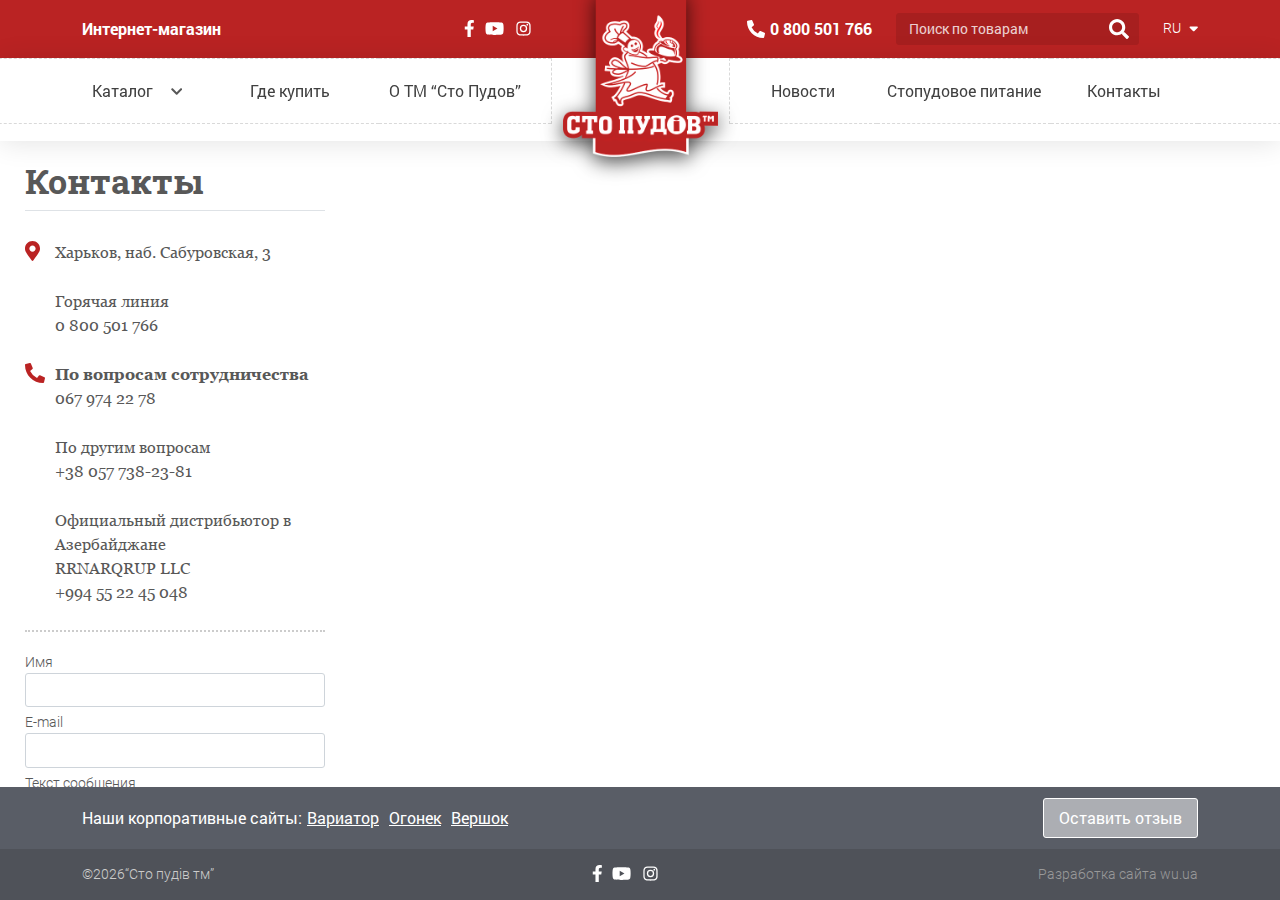
<file: public/07-contacts.html>
<!DOCTYPE html>
<html lang="ru">
	<head>
		<meta charset="utf-8">
		<title>Стопудовое питание</title>
		<meta name="description" content="о чем страница">
		<meta http-equiv="X-UA-Compatible" content="IE=edge">
		<meta name="viewport" content="width=device-width,initial-scale=1.0,  shrink-to-fit=no">
		<link type="image/ico" href="img/favicon.ico" rel="shortcut icon"><meta name="format-detection" content="telephone=no"> 
		<link href="libs/swiper/swiper.min.css" rel="stylesheet"/>
		<link href="libs/@fancyapps/ui/fancybox.css" rel="stylesheet"/>
		<link href="css/main.min.css" rel="stylesheet"/>
	</head>
	<body>
		<div class="main-wrapper">
			<div class="menu-mobile menu-mobile--js d-lg-none">
				<div class="toggle-menu-mobile toggle-menu-mobile--js"><span></span>
				</div>
				<div class="menu-mobile__inner">
					<div class="menu-mobile__wrap d-sm-none">
						<div class="search">
							<form>
								<div class="search__input-wrap form-group"><input class="search__input form-control" name="search" type="search" placeholder="Поиск по товарам"/>
								</div>
								<!-- +e.input-wrap-->
								<button class="search__btn" type="submit">
									<svg class="icon icon-search ">
										<use xlink:href="img/svg/sprite.svg#search"></use>
									</svg>
								</button>
							</form>
						</div>
					</div>
					<ul class="menu menu--left" itemscope="itemscope" itemtype="http://schema.org/SiteNavigationElement">
						<li class="menu-item menu-item-has-children accardionContainer--js">
							<div class="menu__catalog"><a href="#" itemprop="url">Каталог</a>
								<div class="sitebarAccardionToggle sitebarAccardionToggle--js">
									<svg class="icon icon-chevron-down ">
										<use xlink:href="img/svg/sprite.svg#chevron-down"></use>
									</svg>
								</div>
							</div>
							<div class="menu__wrap sitebarAccardionHidden sitebarAccardionHidden--js">
								<div class="row"> 
									<div class="col"><span class="menu__head">Продукция</span>
										<ul class="sub-menu">
											<li class="menu-item" itemprop="item"><a href="#" itemprop="url">Готовые смеси для выпечки</a></li>
											<li class="menu-item" itemprop="item"><a href="#" itemprop="url">Блюда удобного приготовления</a></li>
											<li class="menu-item" itemprop="item"><a href="#" itemprop="url">Правильное питание</a></li>
											<li class="menu-item" itemprop="item"><a href="#" itemprop="url">Крупы</a></li>
											<li class="menu-item" itemprop="item"><a href="#" itemprop="url">Бобовые</a></li>
											<li class="menu-item" itemprop="item"><a href="#" itemprop="url">Мука, крахмал, панировочные сухари</a></li>
											<li class="menu-item" itemprop="item"><a href="#" itemprop="url">Наборы для приготовления</a></li>
											<li class="menu-item" itemprop="item"><a href="#" itemprop="url">Продукты в офис и в дорогу</a></li>
											<li class="menu-item" itemprop="item"><a href="#" itemprop="url">Макаронные изделия</a></li>
											<li class="menu-item" itemprop="item"><a href="#" itemprop="url">Сахар, соль, сода</a></li>
											<li class="menu-item" itemprop="item"><a href="#" itemprop="url">Сухофрукты,орехи</a></li>
											<li class="menu-item" itemprop="item"><a href="#" itemprop="url">Кондитерское сырьё, халва, чай</a></li>
											<li class="menu-item" itemprop="item"><a href="#" itemprop="url">Молочные продукты</a></li>
											<li class="menu-item" itemprop="item"><a href="#" itemprop="url">Мясные консервы</a></li>
											<li class="menu-item" itemprop="item"><a href="#" itemprop="url">Растительное масло</a></li>
											<li class="menu-item" itemprop="item"><a href="#" itemprop="url">HoReCa</a></li>
										</ul>
									</div>
									<div class="col menu__col"><span class="menu__head">Линейки круп</span>
										<ul class="menu__rList"> 
											<li class="menu__colorItem"><a href="#" itemprop="url" style="--item-color:#D6392B">Традиционная</a></li>
											<li class="menu__colorItem"><a href="#" itemprop="url" style="--item-color:#6E3EB0">Премиум</a></li>
											<li class="menu__colorItem"><a href="#" itemprop="url" style="--item-color:#11C8D1">Мини</a></li>
											<li class="menu__colorItem"><a href="#" itemprop="url" style="--item-color:#D6392B">Дачка</a></li>
											<li class="menu__colorItem"><a href="#" itemprop="url" style="--item-color:#98D400">Эконом</a></li>
										</ul>
									</div>
								</div>
							</div>
						</li>
						<li class="menu-item" itemprop="item"><a href="#" itemprop="url">Где купить</a></li>
						<li class="menu-item" itemprop="item"><a href="#" itemprop="url">О ТМ “Сто Пудов”</a></li>
					</ul>
					<ul class="menu menu--right" itemscope="itemscope" itemtype="http://schema.org/SiteNavigationElement">
						<li class="menu-item" itemprop="item"><a href="#" itemprop="url">Новости</a></li>
						<li class="menu-item" itemprop="item"><a href="#" itemprop="url">Стопудовое питание</a></li>
						<li class="menu-item" itemprop="item"><a href="#" itemprop="url">Контакты</a></li>
					</ul>
					<a class="menu-mobile__link" href="http://100pudov.in.ua/" target="_blank">Интернет-магазин
					</a>
					<div class="menu-mobile__wrap">
						<div class="langBlock">
							<div class="langBlock__item drop-accardion-js"> 
								<div class="langBlock__activeLang">RU
									<svg class="icon icon-sort-down ">
										<use xlink:href="img/svg/sprite.svg#sort-down"></use>
									</svg>
								</div>
							</div>
							<div class="langBlock__itemsHidden drop-accardion-toggle-js">
								<a class="langBlock__link" href="#">UA
								</a>
								<a class="langBlock__link" href="#">EN
								</a>
							</div>
						</div>
						<div class="soc">
							<a class="soc__item" href="https://www.facebook.com/100pudov" target="_blank">
								<svg class="icon icon-fb ">
									<use xlink:href="img/svg/sprite.svg#fb"></use>
								</svg>
							</a>
							<a class="soc__item" href="https://www.youtube.com/channel/UC0DPRNDdDJAIYhvDIfY-4wg" target="_blank">
								<svg class="icon icon-youtube ">
									<use xlink:href="img/svg/sprite.svg#youtube"></use>
								</svg>
							</a>
							<a class="soc__item" href="https://www.instagram.com/stopudov.ua" target="_blank">
								<svg class="icon icon-instagram ">
									<use xlink:href="img/svg/sprite.svg#instagram"></use>
								</svg>
							</a>
						</div>
					</div>
				</div>
			</div>
			<!--  мобильное меню-->
			<!-- start header-->
			<header class="header" id="header">
				<!-- start topLine-->
				<div class="topLine section" id="topLine">
					<div class="container">
						<div class="row align-items-center">
							<div class="col-auto d-lg-none">
								<div class="toggle-menu-mobile toggle-menu-mobile--js"><span></span>
								</div>
							</div>
							<div class="col col-sm-auto d-lg-none">
								<a class="topLine__logo" href="/"><img class="res-i" src="img/logo2.png" alt="Логотип"/>
								</a>
							</div>
							<div class="col d-none d-lg-block">
								<div class="row align-items-center">
									<div class="col-auto col-lg"> 
										<a class="topLine__link" href="http://100pudov.in.ua/" target="_blank">Интернет-магазин
										</a>
									</div>
									<div class="col-auto">
										<div class="soc">
											<a class="soc__item" href="https://www.facebook.com/100pudov" target="_blank">
												<svg class="icon icon-fb ">
													<use xlink:href="img/svg/sprite.svg#fb"></use>
												</svg>
											</a>
											<a class="soc__item" href="https://www.youtube.com/channel/UC0DPRNDdDJAIYhvDIfY-4wg" target="_blank">
												<svg class="icon icon-youtube ">
													<use xlink:href="img/svg/sprite.svg#youtube"></use>
												</svg>
											</a>
											<a class="soc__item" href="https://www.instagram.com/stopudov.ua" target="_blank">
												<svg class="icon icon-instagram ">
													<use xlink:href="img/svg/sprite.svg#instagram"></use>
												</svg>
											</a>
										</div>
									</div>
								</div>
							</div>
							<div class="topLine__col col-auto d-none d-lg-block">
							</div>
							<div class="col-auto col-sm">
								<div class="row align-items-center">
									<div class="col-auto d-none d-lg-block">
										<a class="topLine__tel" href="tel:0800501766">
											<svg class="icon icon-phone ">
												<use xlink:href="img/svg/sprite.svg#phone"></use>
											</svg>0 800 501 766
										</a>
									</div>
									<div class="col d-none d-sm-block">
										<div class="search">
											<form>
												<div class="search__input-wrap form-group"><input class="search__input form-control" name="search" type="search" placeholder="Поиск по товарам"/>
												</div>
												<!-- +e.input-wrap-->
												<button class="search__btn" type="submit">
													<svg class="icon icon-search ">
														<use xlink:href="img/svg/sprite.svg#search"></use>
													</svg>
												</button>
											</form>
										</div>
									</div>
									<div class="col-auto d-lg-none">
										<a class="topLine__catalog" href="#">Каталог
										</a>
									</div>
									<div class="col-auto d-none d-lg-block">
										<div class="langBlock">
											<div class="langBlock__item drop-accardion-js"> 
												<div class="langBlock__activeLang">RU
													<svg class="icon icon-sort-down ">
														<use xlink:href="img/svg/sprite.svg#sort-down"></use>
													</svg>
												</div>
											</div>
											<div class="langBlock__itemsHidden drop-accardion-toggle-js">
												<a class="langBlock__link" href="#">UA
												</a>
												<a class="langBlock__link" href="#">EN
												</a>
											</div>
										</div>
									</div>
								</div>
							</div>
						</div>
					</div>
				</div>
				<!-- end topLine-->
				<!-- start top-nav-->
				<div class="top-nav block-with-lazy d-none d-lg-block">
					<div class="container">
						<div class="row align-items-center">
							<div class="col">
								<ul class="menu menu--left" itemscope="itemscope" itemtype="http://schema.org/SiteNavigationElement">
									<li class="menu-item menu-item-has-children accardionContainer--js">
										<div class="menu__catalog"><a href="#" itemprop="url">Каталог</a>
											<div class="sitebarAccardionToggle sitebarAccardionToggle--js">
												<svg class="icon icon-chevron-down ">
													<use xlink:href="img/svg/sprite.svg#chevron-down"></use>
												</svg>
											</div>
										</div>
										<div class="menu__wrap sitebarAccardionHidden sitebarAccardionHidden--js">
											<div class="row"> 
												<div class="col"><span class="menu__head">Продукция</span>
													<ul class="sub-menu">
														<li class="menu-item" itemprop="item"><a href="#" itemprop="url">Готовые смеси для выпечки</a></li>
														<li class="menu-item" itemprop="item"><a href="#" itemprop="url">Блюда удобного приготовления</a></li>
														<li class="menu-item" itemprop="item"><a href="#" itemprop="url">Правильное питание</a></li>
														<li class="menu-item" itemprop="item"><a href="#" itemprop="url">Крупы</a></li>
														<li class="menu-item" itemprop="item"><a href="#" itemprop="url">Бобовые</a></li>
														<li class="menu-item" itemprop="item"><a href="#" itemprop="url">Мука, крахмал, панировочные сухари</a></li>
														<li class="menu-item" itemprop="item"><a href="#" itemprop="url">Наборы для приготовления</a></li>
														<li class="menu-item" itemprop="item"><a href="#" itemprop="url">Продукты в офис и в дорогу</a></li>
														<li class="menu-item" itemprop="item"><a href="#" itemprop="url">Макаронные изделия</a></li>
														<li class="menu-item" itemprop="item"><a href="#" itemprop="url">Сахар, соль, сода</a></li>
														<li class="menu-item" itemprop="item"><a href="#" itemprop="url">Сухофрукты,орехи</a></li>
														<li class="menu-item" itemprop="item"><a href="#" itemprop="url">Кондитерское сырьё, халва, чай</a></li>
														<li class="menu-item" itemprop="item"><a href="#" itemprop="url">Молочные продукты</a></li>
														<li class="menu-item" itemprop="item"><a href="#" itemprop="url">Мясные консервы</a></li>
														<li class="menu-item" itemprop="item"><a href="#" itemprop="url">Растительное масло</a></li>
														<li class="menu-item" itemprop="item"><a href="#" itemprop="url">HoReCa</a></li>
													</ul>
												</div>
												<div class="col menu__col"><span class="menu__head">Линейки круп</span>
													<ul class="menu__rList"> 
														<li class="menu__colorItem"><a href="#" itemprop="url" style="--item-color:#D6392B">Традиционная</a></li>
														<li class="menu__colorItem"><a href="#" itemprop="url" style="--item-color:#6E3EB0">Премиум</a></li>
														<li class="menu__colorItem"><a href="#" itemprop="url" style="--item-color:#11C8D1">Мини</a></li>
														<li class="menu__colorItem"><a href="#" itemprop="url" style="--item-color:#D6392B">Дачка</a></li>
														<li class="menu__colorItem"><a href="#" itemprop="url" style="--item-color:#98D400">Эконом</a></li>
													</ul>
												</div>
											</div>
										</div>
									</li>
									<li class="menu-item" itemprop="item"><a href="#" itemprop="url">Где купить</a></li>
									<li class="menu-item" itemprop="item"><a href="#" itemprop="url">О ТМ “Сто Пудов”</a></li>
								</ul>
							</div>
							<div class="top-nav__col col-auto"> 
								<a class="logo" href="/"><img class="logo__img logo__img--lg" src="img/logo-primary.png" alt="Логотип"/><img class="logo__img logo__img--sm" src="img/logo-3.png" alt="Логотип"/>
								</a>
							</div>
							<div class="col">
								<ul class="menu menu--right" itemscope="itemscope" itemtype="http://schema.org/SiteNavigationElement">
									<li class="menu-item" itemprop="item"><a href="#" itemprop="url">Новости</a></li>
									<li class="menu-item" itemprop="item"><a href="#" itemprop="url">Стопудовое питание</a></li>
									<li class="menu-item" itemprop="item"><a href="#" itemprop="url">Контакты</a></li>
								</ul>
							</div>
						</div>
					</div>
				</div>
				<!-- end top-nav-->
			</header>
			<!-- end header-->
			<!-- start sContact-->
			<section class="sContact section" id="sContact">
				<div class="container-fluid">
					<div class="sContact__col">
						<div class="section-title">
							<h1>Контакты</h1>
						</div>
						<div class="sContact__block">
							<svg class="icon icon-marker ">
								<use xlink:href="img/svg/sprite.svg#marker"></use>
							</svg>
							<div class="sContact__txt">Харьков, наб. Сабуровская, 3
							</div>
						</div>
						<div class="sContact__block">
							<div class="sContact__txt">Горячая линия
							</div>
							<a class="sContact__tel" href="tel:0800501766">0 800 501 766
							</a>
						</div>
						<div class="sContact__block">
							<svg class="icon icon-phone ">
								<use xlink:href="img/svg/sprite.svg#phone"></use>
							</svg><strong class="sContact__txt">По вопросам сотрудничества</strong>
							<a class="sContact__tel" href="tel:0679742278">067 974 22 78
							</a>
						</div>
						<div class="sContact__block">
							<div class="sContact__txt">По другим вопросам 
							</div>
							<a class="sContact__tel" href="tel:+380577382381">+38 057 738-23-81
							</a>
						</div>
						<div class="sContact__block">
							<div class="sContact__txt">Официальный дистрибьютор в Азербайджане<br>RRNARQRUP LLC
							</div>
							<a class="sContact__tel" href="tel:+994552245048">+994 55 22 45 048
							</a>
						</div>
						<div class="form-wrap">
							<form> 
								<div class="form-wrap__input-wrap form-group">
									<label><span class="form-wrap__input-title">Имя</span><input class="form-wrap__input form-control" name="text" type="text" placeholder=""/>
									</label>
								</div>
								<!-- +e.input-wrap-->
								<div class="form-wrap__input-wrap form-group">
									<label><span class="form-wrap__input-title">E-mail</span><input class="form-wrap__input form-control" name="email" type="email" placeholder=""/>
									</label>
								</div>
								<!-- +e.input-wrap-->
								<div class="form-wrap__input-wrap form-group">
									<label><span class="form-wrap__input-title">Текст сообщения</span><textarea class="form-wrap__input form-control" name="textarea" placeholder=""></textarea>
									</label>
								</div>
								<!-- +e.input-wrap-->
								<button class="form-wrap__btn btn btn-primary" type="submit">Отправить
								</button>
							</form>
						</div>
					</div>
					<div class="sContact__mapWrap" id="map"><iframe src="https://www.google.com/maps/embed?pb=!1m18!1m12!1m3!1d2565.4258865494485!2d36.278859115987856!3d49.984624328700264!2m3!1f0!2f0!3f0!3m2!1i1024!2i768!4f13.1!3m3!1m2!1s0x4127a09e30c56349%3A0x60c3d42beddb9a64!2z0L3QsNCxLiDQodCw0LHRg9GA0L7QstGB0LrQsNGPLCAzLCDQpdCw0YDRjNC60L7Qsiwg0KXQsNGA0YzQutC-0LLRgdC60LDRjyDQvtCx0LvQsNGB0YLRjCwgNjEwMDA!5e0!3m2!1sru!2sua!4v1631691038061!5m2!1sru!2sua" style="border:0;" allowfullscreen="" loading="lazy"></iframe>
					</div>
				</div>
			</section>
			<!-- end sContact-->
			<footer class="footer">
				<div class="footer__head">
					<div class="container">
						<div class="row align-items-center">
							<div class="footer__col col-lg">
								<div class="footer__site">Наши корпоративные сайты:
								</div>
								<ul class="footer__siteList">
									<li><a href="#" target="_blank">Вариатор</a></li>
									<li><a href="#" target="_blank">Огонек</a></li>
									<li><a href="#" target="_blank">Вершок</a></li>
								</ul>
							</div>
							<div class="col-lg-auto">
								<a class="footer__btn btn" href="#">Оставить отзыв
								</a>
							</div>
						</div>
					</div>
				</div>
				<div class="footer__foot"> 
					<div class="container"> 
						<div class="row"> 
							<div class="col col-lg-auto">
								<div class="footer__copyright">©<span class="currentYear"></span>“Сто пудів тм”
								</div>
							</div>
							<div class="col d-none d-lg-block">
								<div class="soc">
									<a class="soc__item" href="https://www.facebook.com/100pudov" target="_blank">
										<svg class="icon icon-fb ">
											<use xlink:href="img/svg/sprite.svg#fb"></use>
										</svg>
									</a>
									<a class="soc__item" href="https://www.youtube.com/channel/UC0DPRNDdDJAIYhvDIfY-4wg" target="_blank">
										<svg class="icon icon-youtube ">
											<use xlink:href="img/svg/sprite.svg#youtube"></use>
										</svg>
									</a>
									<a class="soc__item" href="https://www.instagram.com/stopudov.ua" target="_blank">
										<svg class="icon icon-instagram ">
											<use xlink:href="img/svg/sprite.svg#instagram"></use>
										</svg>
									</a>
								</div>
							</div>
							<div class="col-auto">
								<a class="footer__dev" href="#">Разработка сайта wu.ua
								</a>
							</div>
						</div>
					</div>
				</div>
			</footer>
		</div>
		<!--  start modals-->
		<div class="modal-win" id="modal-call" style="display: none">
			<div class="form-wrap">
				<form>
					<div class="text-center">
						<div class="form-wrap__title form-data h3 ttu">Обратный звонок
						</div>
						<p class="after-headline">Заполните заявку и&nbsp;мы&nbsp;с&nbsp;Вами свяжемся в&nbsp;течение 15&nbsp;минут</p>
					</div>
					<div class="form-wrap__input-wrap form-group"><input class="form-wrap__input form-control" name="text" type="text" placeholder="Ваше Имя" required="required"/> 
					</div>
					<!-- +e.input-wrap-->
					<button class="form-wrap__btn btn" type="submit"> 
					</button>
					<div class="p-5"></div>
					<div class="p-5"></div>
					<div class="p-5"></div>
					<div class="p-5"></div>
					<div class="p-5"></div>
					<div class="form-wrap__policy">
						<label class="custom-input form-check"><input class="custom-input__input form-check-input" name="checkbox" type="checkbox" checked="checked"/><small class="custom-input__text text-secondary">Согласен на обработку и хранение моих персональных данных в соответствии с условиями</small>
						</label>
					</div>
				</form>
			</div>
		</div>
		<!-- #modal-call-->
		<!-- end modals-->
		<!-- modal libs-->
		<script src="libs/jquery/jquery.min.js"></script>
		<script src="libs/@fancyapps/ui/fancybox.umd.js"></script>
		<!-- modal libs-->
		<!-- slider libs-->
		<script src="libs/swiper/swiper-bundle.min.js"> </script>
		<!-- /slider libs-->
		<script src="libs/inputmask/inputmask.min.js"></script>
		<script src="js/common.js"></script>
	</body>
</html>
</file>
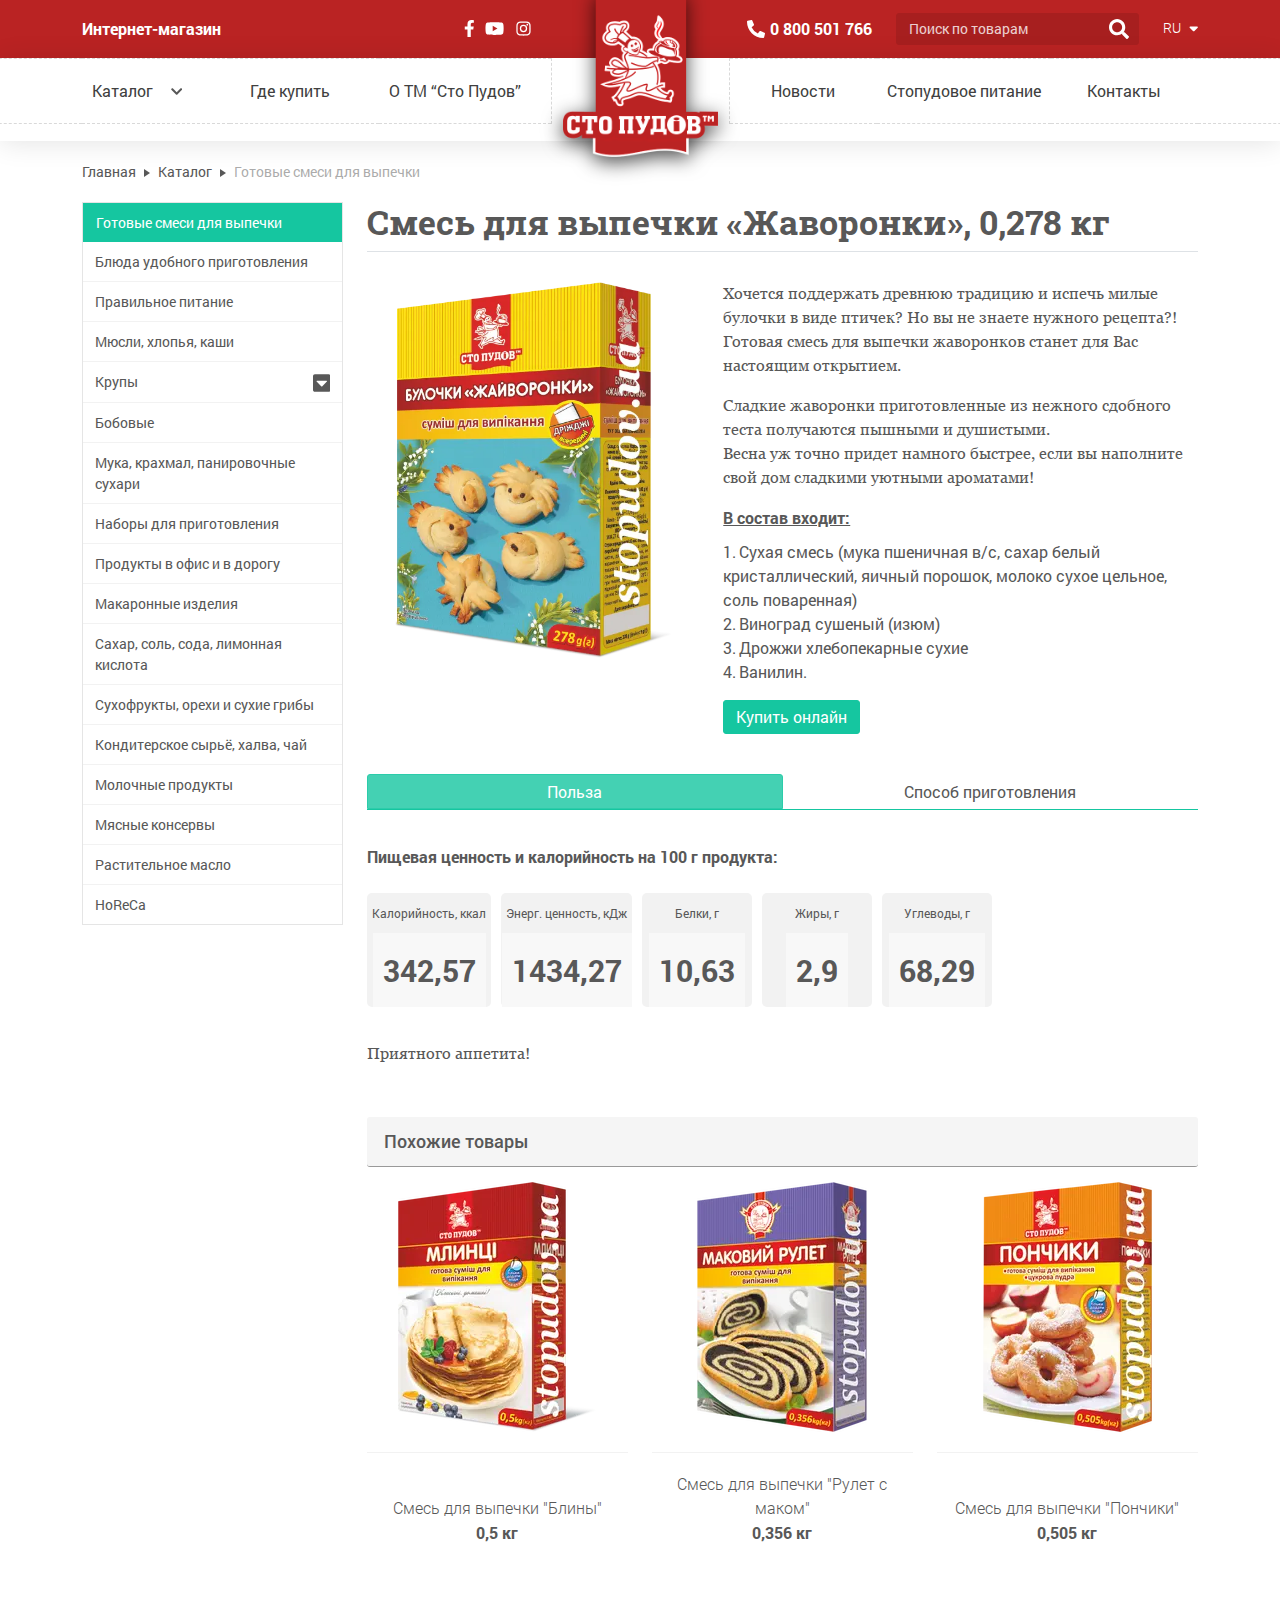
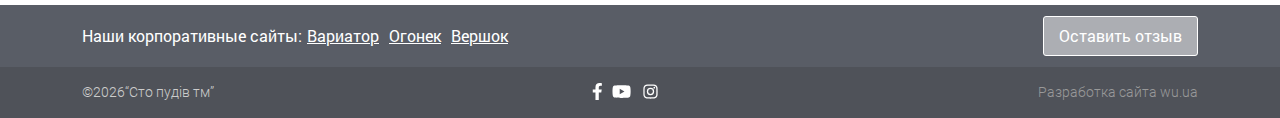
<file: public/08-prodCard.html>
<!DOCTYPE html>
<html lang="ru">
	<head>
		<meta charset="utf-8">
		<title>Смесь для выпечки &quot;Жаворонки&quot;, 0,278 кг</title>
		<meta name="description" content="о чем страница">
		<meta http-equiv="X-UA-Compatible" content="IE=edge">
		<meta name="viewport" content="width=device-width,initial-scale=1.0,  shrink-to-fit=no">
		<link type="image/ico" href="img/favicon.ico" rel="shortcut icon"><meta name="format-detection" content="telephone=no"> 
		<link href="libs/swiper/swiper.min.css" rel="stylesheet"/>
		<link href="libs/@fancyapps/ui/fancybox.css" rel="stylesheet"/>
		<link href="css/main.min.css" rel="stylesheet"/>
	</head>
	<body>
		<div class="main-wrapper">
			<div class="menu-mobile menu-mobile--js d-lg-none">
				<div class="toggle-menu-mobile toggle-menu-mobile--js"><span></span>
				</div>
				<div class="menu-mobile__inner">
					<div class="menu-mobile__wrap d-sm-none">
						<div class="search">
							<form>
								<div class="search__input-wrap form-group"><input class="search__input form-control" name="search" type="search" placeholder="Поиск по товарам"/>
								</div>
								<!-- +e.input-wrap-->
								<button class="search__btn" type="submit">
									<svg class="icon icon-search ">
										<use xlink:href="img/svg/sprite.svg#search"></use>
									</svg>
								</button>
							</form>
						</div>
					</div>
					<ul class="menu menu--left" itemscope="itemscope" itemtype="http://schema.org/SiteNavigationElement">
						<li class="menu-item menu-item-has-children accardionContainer--js">
							<div class="menu__catalog"><a href="#" itemprop="url">Каталог</a>
								<div class="sitebarAccardionToggle sitebarAccardionToggle--js">
									<svg class="icon icon-chevron-down ">
										<use xlink:href="img/svg/sprite.svg#chevron-down"></use>
									</svg>
								</div>
							</div>
							<div class="menu__wrap sitebarAccardionHidden sitebarAccardionHidden--js">
								<div class="row"> 
									<div class="col"><span class="menu__head">Продукция</span>
										<ul class="sub-menu">
											<li class="menu-item" itemprop="item"><a href="#" itemprop="url">Готовые смеси для выпечки</a></li>
											<li class="menu-item" itemprop="item"><a href="#" itemprop="url">Блюда удобного приготовления</a></li>
											<li class="menu-item" itemprop="item"><a href="#" itemprop="url">Правильное питание</a></li>
											<li class="menu-item" itemprop="item"><a href="#" itemprop="url">Крупы</a></li>
											<li class="menu-item" itemprop="item"><a href="#" itemprop="url">Бобовые</a></li>
											<li class="menu-item" itemprop="item"><a href="#" itemprop="url">Мука, крахмал, панировочные сухари</a></li>
											<li class="menu-item" itemprop="item"><a href="#" itemprop="url">Наборы для приготовления</a></li>
											<li class="menu-item" itemprop="item"><a href="#" itemprop="url">Продукты в офис и в дорогу</a></li>
											<li class="menu-item" itemprop="item"><a href="#" itemprop="url">Макаронные изделия</a></li>
											<li class="menu-item" itemprop="item"><a href="#" itemprop="url">Сахар, соль, сода</a></li>
											<li class="menu-item" itemprop="item"><a href="#" itemprop="url">Сухофрукты,орехи</a></li>
											<li class="menu-item" itemprop="item"><a href="#" itemprop="url">Кондитерское сырьё, халва, чай</a></li>
											<li class="menu-item" itemprop="item"><a href="#" itemprop="url">Молочные продукты</a></li>
											<li class="menu-item" itemprop="item"><a href="#" itemprop="url">Мясные консервы</a></li>
											<li class="menu-item" itemprop="item"><a href="#" itemprop="url">Растительное масло</a></li>
											<li class="menu-item" itemprop="item"><a href="#" itemprop="url">HoReCa</a></li>
										</ul>
									</div>
									<div class="col menu__col"><span class="menu__head">Линейки круп</span>
										<ul class="menu__rList"> 
											<li class="menu__colorItem"><a href="#" itemprop="url" style="--item-color:#D6392B">Традиционная</a></li>
											<li class="menu__colorItem"><a href="#" itemprop="url" style="--item-color:#6E3EB0">Премиум</a></li>
											<li class="menu__colorItem"><a href="#" itemprop="url" style="--item-color:#11C8D1">Мини</a></li>
											<li class="menu__colorItem"><a href="#" itemprop="url" style="--item-color:#D6392B">Дачка</a></li>
											<li class="menu__colorItem"><a href="#" itemprop="url" style="--item-color:#98D400">Эконом</a></li>
										</ul>
									</div>
								</div>
							</div>
						</li>
						<li class="menu-item" itemprop="item"><a href="#" itemprop="url">Где купить</a></li>
						<li class="menu-item" itemprop="item"><a href="#" itemprop="url">О ТМ “Сто Пудов”</a></li>
					</ul>
					<ul class="menu menu--right" itemscope="itemscope" itemtype="http://schema.org/SiteNavigationElement">
						<li class="menu-item" itemprop="item"><a href="#" itemprop="url">Новости</a></li>
						<li class="menu-item" itemprop="item"><a href="#" itemprop="url">Стопудовое питание</a></li>
						<li class="menu-item" itemprop="item"><a href="#" itemprop="url">Контакты</a></li>
					</ul>
					<a class="menu-mobile__link" href="http://100pudov.in.ua/" target="_blank">Интернет-магазин
					</a>
					<div class="menu-mobile__wrap">
						<div class="langBlock">
							<div class="langBlock__item drop-accardion-js"> 
								<div class="langBlock__activeLang">RU
									<svg class="icon icon-sort-down ">
										<use xlink:href="img/svg/sprite.svg#sort-down"></use>
									</svg>
								</div>
							</div>
							<div class="langBlock__itemsHidden drop-accardion-toggle-js">
								<a class="langBlock__link" href="#">UA
								</a>
								<a class="langBlock__link" href="#">EN
								</a>
							</div>
						</div>
						<div class="soc">
							<a class="soc__item" href="https://www.facebook.com/100pudov" target="_blank">
								<svg class="icon icon-fb ">
									<use xlink:href="img/svg/sprite.svg#fb"></use>
								</svg>
							</a>
							<a class="soc__item" href="https://www.youtube.com/channel/UC0DPRNDdDJAIYhvDIfY-4wg" target="_blank">
								<svg class="icon icon-youtube ">
									<use xlink:href="img/svg/sprite.svg#youtube"></use>
								</svg>
							</a>
							<a class="soc__item" href="https://www.instagram.com/stopudov.ua" target="_blank">
								<svg class="icon icon-instagram ">
									<use xlink:href="img/svg/sprite.svg#instagram"></use>
								</svg>
							</a>
						</div>
					</div>
				</div>
			</div>
			<!--  мобильное меню-->
			<!-- start header-->
			<header class="header" id="header">
				<!-- start topLine-->
				<div class="topLine section" id="topLine">
					<div class="container">
						<div class="row align-items-center">
							<div class="col-auto d-lg-none">
								<div class="toggle-menu-mobile toggle-menu-mobile--js"><span></span>
								</div>
							</div>
							<div class="col col-sm-auto d-lg-none">
								<a class="topLine__logo" href="/"><img class="res-i" src="img/logo2.png" alt="Логотип"/>
								</a>
							</div>
							<div class="col d-none d-lg-block">
								<div class="row align-items-center">
									<div class="col-auto col-lg"> 
										<a class="topLine__link" href="http://100pudov.in.ua/" target="_blank">Интернет-магазин
										</a>
									</div>
									<div class="col-auto">
										<div class="soc">
											<a class="soc__item" href="https://www.facebook.com/100pudov" target="_blank">
												<svg class="icon icon-fb ">
													<use xlink:href="img/svg/sprite.svg#fb"></use>
												</svg>
											</a>
											<a class="soc__item" href="https://www.youtube.com/channel/UC0DPRNDdDJAIYhvDIfY-4wg" target="_blank">
												<svg class="icon icon-youtube ">
													<use xlink:href="img/svg/sprite.svg#youtube"></use>
												</svg>
											</a>
											<a class="soc__item" href="https://www.instagram.com/stopudov.ua" target="_blank">
												<svg class="icon icon-instagram ">
													<use xlink:href="img/svg/sprite.svg#instagram"></use>
												</svg>
											</a>
										</div>
									</div>
								</div>
							</div>
							<div class="topLine__col col-auto d-none d-lg-block">
							</div>
							<div class="col-auto col-sm">
								<div class="row align-items-center">
									<div class="col-auto d-none d-lg-block">
										<a class="topLine__tel" href="tel:0800501766">
											<svg class="icon icon-phone ">
												<use xlink:href="img/svg/sprite.svg#phone"></use>
											</svg>0 800 501 766
										</a>
									</div>
									<div class="col d-none d-sm-block">
										<div class="search">
											<form>
												<div class="search__input-wrap form-group"><input class="search__input form-control" name="search" type="search" placeholder="Поиск по товарам"/>
												</div>
												<!-- +e.input-wrap-->
												<button class="search__btn" type="submit">
													<svg class="icon icon-search ">
														<use xlink:href="img/svg/sprite.svg#search"></use>
													</svg>
												</button>
											</form>
										</div>
									</div>
									<div class="col-auto d-lg-none">
										<a class="topLine__catalog" href="#">Каталог
										</a>
									</div>
									<div class="col-auto d-none d-lg-block">
										<div class="langBlock">
											<div class="langBlock__item drop-accardion-js"> 
												<div class="langBlock__activeLang">RU
													<svg class="icon icon-sort-down ">
														<use xlink:href="img/svg/sprite.svg#sort-down"></use>
													</svg>
												</div>
											</div>
											<div class="langBlock__itemsHidden drop-accardion-toggle-js">
												<a class="langBlock__link" href="#">UA
												</a>
												<a class="langBlock__link" href="#">EN
												</a>
											</div>
										</div>
									</div>
								</div>
							</div>
						</div>
					</div>
				</div>
				<!-- end topLine-->
				<!-- start top-nav-->
				<div class="top-nav block-with-lazy d-none d-lg-block">
					<div class="container">
						<div class="row align-items-center">
							<div class="col">
								<ul class="menu menu--left" itemscope="itemscope" itemtype="http://schema.org/SiteNavigationElement">
									<li class="menu-item menu-item-has-children accardionContainer--js">
										<div class="menu__catalog"><a href="#" itemprop="url">Каталог</a>
											<div class="sitebarAccardionToggle sitebarAccardionToggle--js">
												<svg class="icon icon-chevron-down ">
													<use xlink:href="img/svg/sprite.svg#chevron-down"></use>
												</svg>
											</div>
										</div>
										<div class="menu__wrap sitebarAccardionHidden sitebarAccardionHidden--js">
											<div class="row"> 
												<div class="col"><span class="menu__head">Продукция</span>
													<ul class="sub-menu">
														<li class="menu-item" itemprop="item"><a href="#" itemprop="url">Готовые смеси для выпечки</a></li>
														<li class="menu-item" itemprop="item"><a href="#" itemprop="url">Блюда удобного приготовления</a></li>
														<li class="menu-item" itemprop="item"><a href="#" itemprop="url">Правильное питание</a></li>
														<li class="menu-item" itemprop="item"><a href="#" itemprop="url">Крупы</a></li>
														<li class="menu-item" itemprop="item"><a href="#" itemprop="url">Бобовые</a></li>
														<li class="menu-item" itemprop="item"><a href="#" itemprop="url">Мука, крахмал, панировочные сухари</a></li>
														<li class="menu-item" itemprop="item"><a href="#" itemprop="url">Наборы для приготовления</a></li>
														<li class="menu-item" itemprop="item"><a href="#" itemprop="url">Продукты в офис и в дорогу</a></li>
														<li class="menu-item" itemprop="item"><a href="#" itemprop="url">Макаронные изделия</a></li>
														<li class="menu-item" itemprop="item"><a href="#" itemprop="url">Сахар, соль, сода</a></li>
														<li class="menu-item" itemprop="item"><a href="#" itemprop="url">Сухофрукты,орехи</a></li>
														<li class="menu-item" itemprop="item"><a href="#" itemprop="url">Кондитерское сырьё, халва, чай</a></li>
														<li class="menu-item" itemprop="item"><a href="#" itemprop="url">Молочные продукты</a></li>
														<li class="menu-item" itemprop="item"><a href="#" itemprop="url">Мясные консервы</a></li>
														<li class="menu-item" itemprop="item"><a href="#" itemprop="url">Растительное масло</a></li>
														<li class="menu-item" itemprop="item"><a href="#" itemprop="url">HoReCa</a></li>
													</ul>
												</div>
												<div class="col menu__col"><span class="menu__head">Линейки круп</span>
													<ul class="menu__rList"> 
														<li class="menu__colorItem"><a href="#" itemprop="url" style="--item-color:#D6392B">Традиционная</a></li>
														<li class="menu__colorItem"><a href="#" itemprop="url" style="--item-color:#6E3EB0">Премиум</a></li>
														<li class="menu__colorItem"><a href="#" itemprop="url" style="--item-color:#11C8D1">Мини</a></li>
														<li class="menu__colorItem"><a href="#" itemprop="url" style="--item-color:#D6392B">Дачка</a></li>
														<li class="menu__colorItem"><a href="#" itemprop="url" style="--item-color:#98D400">Эконом</a></li>
													</ul>
												</div>
											</div>
										</div>
									</li>
									<li class="menu-item" itemprop="item"><a href="#" itemprop="url">Где купить</a></li>
									<li class="menu-item" itemprop="item"><a href="#" itemprop="url">О ТМ “Сто Пудов”</a></li>
								</ul>
							</div>
							<div class="top-nav__col col-auto"> 
								<a class="logo" href="/"><img class="logo__img logo__img--lg" src="img/logo-primary.png" alt="Логотип"/><img class="logo__img logo__img--sm" src="img/logo-3.png" alt="Логотип"/>
								</a>
							</div>
							<div class="col">
								<ul class="menu menu--right" itemscope="itemscope" itemtype="http://schema.org/SiteNavigationElement">
									<li class="menu-item" itemprop="item"><a href="#" itemprop="url">Новости</a></li>
									<li class="menu-item" itemprop="item"><a href="#" itemprop="url">Стопудовое питание</a></li>
									<li class="menu-item" itemprop="item"><a href="#" itemprop="url">Контакты</a></li>
								</ul>
							</div>
						</div>
					</div>
				</div>
				<!-- end top-nav-->
			</header>
			<!-- end header-->
			<div class="pageHead">
				<div class="container"> 
					<nav aria-label="breadcrumb">
						<ol class="breadcrumb" itemscope="itemscope" itemtype="http://schema.org/BreadcrumbList">
							<li class="breadcrumb-item" itemprop="itemListElement" itemscope="itemscope" itemtype="http://schema.org/ListItem"><a href="/" itemprop="item"><span itemprop="name">Главная</span>
									<meta itemprop="position" content="1"/></a></li>
							<li class="breadcrumb-item" itemprop="itemListElement" itemscope="itemscope" itemtype="http://schema.org/ListItem"><a href="#" itemprop="item"><span itemprop="name">Каталог</span>
									<meta itemprop="position" content="2"/></a></li>
							<li class="breadcrumb-item active" itemprop="itemListElement" itemscope="itemscope" itemtype="http://schema.org/ListItem"><a href="#" itemprop="item"><span itemprop="name">Готовые смеси для выпечки</span>
									<meta itemprop="position" content="3"/></a></li>
						</ol>
					</nav>
				</div>
			</div>
			<div class="container"> 
				<div class="row"> 
					<div class="col-lg-3"> 
						<!-- start sitebar-->
						<div class="sitebar" id="sitebar">
							<div class="sitebar__btn sitebar__btn--js btn btn-primary">Фильтр
								<svg class="icon icon-filter ">
									<use xlink:href="img/svg/sprite.svg#filter"></use>
								</svg>
							</div>
							<div class="sitebar__inner sitebar__inner--js">
								<ul class="sitebar__main"> 
									<li class="sitebar__item active"><a href="#">Готовые смеси для выпечки</a>
									</li>
									<li class="sitebar__item"><a href="#">Блюда удобного приготовления</a>
									</li>
									<li class="sitebar__item"><a href="#">Правильное питание</a>
									</li>
									<li class="sitebar__item"><a href="#">Мюсли, хлопья, каши</a>
									</li>
									<li class="sitebar__item sitebar__item--hasChild accardionContainer accardionContainer--js">
										<div class="sitebar__accardionWrap"><a href="#">Крупы</a>
											<div class="sitebarAccardionToggle sitebarAccardionToggle--js">
												<svg class="icon icon-caret-square-down ">
													<use xlink:href="img/svg/sprite.svg#caret-square-down"></use>
												</svg>
											</div>
										</div>
										<ul class="sitebar__submenu sitebarAccardionHidden sitebarAccardionHidden--js">
											<li><a href="#">Крупы в варочных пакетиках</a></li>
											<li><a href="#">Гречневая</a></li>
											<li><a href="#">Рисовая</a></li>
											<li><a href="#">Пшено</a></li>
											<li><a href="#">Манная</a></li>
											<li><a href="#">Пшеничная</a></li>
											<li><a href="#">Булгур</a></li>
											<li><a href="#">Кус-кус</a></li>
											<li><a href="#">Кукурузная</a></li>
											<li><a href="#">Ячменная</a></li>
											<li><a href="#">Овсяная</a></li>
											<li><a href="#">Гороховая</a></li>
											<li><a href="#">Экзотика</a></li>
										</ul>
									</li>
									<li class="sitebar__item"><a href="#">Бобовые</a>
									</li>
									<li class="sitebar__item"><a href="#">Мука, крахмал, панировочные сухари</a>
									</li>
									<li class="sitebar__item"><a href="#">Наборы для приготовления</a>
									</li>
									<li class="sitebar__item"><a href="#">Продукты в офис и в дорогу</a>
									</li>
									<li class="sitebar__item"><a href="#">Макаронные изделия</a>
									</li>
									<li class="sitebar__item"><a href="#">Сахар, соль, сода, лимонная кислота</a>
									</li>
									<li class="sitebar__item"><a href="#">Сухофрукты, орехи и сухие грибы</a>
									</li>
									<li class="sitebar__item"><a href="#">Кондитерское сырьё, халва, чай</a>
									</li>
									<li class="sitebar__item"><a href="#">Молочные продукты</a>
									</li>
									<li class="sitebar__item"><a href="#">Мясные консервы</a>
									</li>
									<li class="sitebar__item"><a href="#">Растительное масло</a>
									</li>
									<li class="sitebar__item"><a href="#">HoReCa</a>
									</li>
								</ul>
							</div>
						</div>
						<!-- end sitebar-->
					</div>
					<div class="col">
						<!-- start sProdCard-->
						<section class="sProdCard section" id="sProdCard">
							<div class="section-title">
								<h1>Смесь для выпечки &laquo;Жаворонки&raquo;, 0,278&nbsp;кг</h1>
							</div>
							<div class="row">
								<div class="col"> 
									<a class="sProdCard__imgWrap" href="img/@2x/-big-452x614-fef0.png" data-fancybox="prod">
										<!-- picture-->
										<picture> 
											<source type="image/webp" srcset="img/@2x/webp/-big-452x614-fef0.webp"/><img src="img/@2x/-big-452x614-fef0.png" alt="" loading="lazy"/>
										</picture>
										<!-- /picture-->
									</a>
								</div>
								<div class="col-md-7">
									<div class="sProdCard__txtWrap"> 
										<p>Хочется поддержать древнюю традицию и&nbsp;испечь милые булочки в&nbsp;виде птичек? Но&nbsp;вы&nbsp;не&nbsp;знаете нужного рецепта?!<br>Готовая смесь для выпечки жаворонков станет для Вас настоящим открытием.</p>
										<p>Сладкие жаворонки приготовленные из&nbsp;нежного сдобного теста получаются пышными и&nbsp;душистыми.<br>Весна уж точно придет намного быстрее, если вы наполните свой дом сладкими уютными ароматами!</p><strong class="tdu">В состав входит:</strong>
										<ol> 
											<li>Сухая смесь (мука пшеничная в/с, сахар белый кристаллический, яичный порошок, молоко сухое цельное, соль поваренная)</li>
											<li>Виноград сушеный (изюм)</li>
											<li>Дрожжи хлебопекарные сухие</li>
											<li>Ванилин.</li>
										</ol><a class="btn btn-primary" href="#">Купить онлайн</a>
									</div>
								</div>
							</div>
							<div class="tabs">
								<div class="tabs__caption">
									<div class="tabs__btn active">Польза
									</div>
									<div class="tabs__btn">Способ приготовления
									</div>
								</div>
								<div class="tabs__wrap">
									<div class="tabs__content active"> <b class="mb-4 d-block">Пищевая ценность и калорийность на 100 г продукта:</b>
										<div class="tabs__row row"> 
											<div class="col-md-auto"> 
												<div class="tabs__item"> 
													<div class="tabs__itemTitle">Калорийность, ккал
													</div>
													<div class="tabs__num">342,57
													</div>
												</div>
											</div>
											<div class="col-md-auto"> 
												<div class="tabs__item"> 
													<div class="tabs__itemTitle">Энерг. ценность, кДж
													</div>
													<div class="tabs__num">1434,27
													</div>
												</div>
											</div>
											<div class="col-md-auto"> 
												<div class="tabs__item"> 
													<div class="tabs__itemTitle">Белки, г
													</div>
													<div class="tabs__num">10,63
													</div>
												</div>
											</div>
											<div class="col-md-auto"> 
												<div class="tabs__item"> 
													<div class="tabs__itemTitle">Жиры, г
													</div>
													<div class="tabs__num">2,9
													</div>
												</div>
											</div>
											<div class="col-md-auto"> 
												<div class="tabs__item"> 
													<div class="tabs__itemTitle">Углеводы, г
													</div>
													<div class="tabs__num">68,29
													</div>
												</div>
											</div>
										</div>
										<p>Приятного аппетита!</p>
									</div>
									<div class="tabs__content"> 
										<ol> 
											<li>Готовую смесь и дрожжи высыпать в глубокую емкость, перемешать.</li>
											<li>Постепенно добавить 150 мл теплой воды и 3-4 ст. ложки растительного масла. Замесить тесто руками.</li>
											<li>Накрыть полотенцем или салфеткой. Поставить в теплое место для увеличения теста в объеме в 2 раза (примерно на 20-30 минут). Выложить тесто на доску, посыпанную мукой и обмять руками.</li>
											<li>Тесто разделить на небольшие одинаковые шарики и раскатать из них «колбаски» длиной примерно 15 см.</li>
											<li>Каждую «колбаску» из теста завязать узлом. С одного края сделать голову птички, а из изюминок - глаза. Другой конец немного открыть и надрезать несколько раз в виде хвостика.</li>
											<li>Выложить на смазанную маслом поверхность для запекания. Сверху смазать жаворонков взбитым яйцом, чтобы получить золотистую корочку. Оставить в теплом месте на 10-15 минут.</li>
											<li>В разогретую до 220°С духовку поставить противень с жаворонками и выпекать при температуре 180-200°С в течение 20-25 минут до готовности.</li>
										</ol>
									</div>
								</div>
							</div>
							<div class="similarProducts d-none d-md-block">
								<div class="similarProducts__title">Похожие товары
								</div>
								<div class="row"> 
									<div class="col-6 col-md-4">
										<a class="prodItem text-center" href="#">
											<div class="prodItem__imgWrap">
												<!-- picture-->
												<picture> 
													<source type="image/webp" srcset="img/@2x/webp/500г-list-198x250-df5c.webp"/><img src="img/@2x/500г-list-198x250-df5c.png" alt="" loading="lazy"/>
												</picture>
												<!-- /picture-->
											</div>
											<div class="prodItem__txtWrap">
												<div class="prodItem__name">Смесь для выпечки &quot;Блины&quot;
												</div><strong>0,5 кг</strong>
											</div>
										</a>
									</div>
									<div class="col-6 col-md-4">
										<a class="prodItem text-center" href="#">
											<div class="prodItem__imgWrap">
												<!-- picture-->
												<picture> 
													<source type="image/webp" srcset="img/@2x/webp/list-170x250-3938.webp"/><img src="img/@2x/list-170x250-3938.png" alt="" loading="lazy"/>
												</picture>
												<!-- /picture-->
											</div>
											<div class="prodItem__txtWrap">
												<div class="prodItem__name">Смесь для выпечки &quot;Рулет с маком&quot;
												</div><strong>0,356 кг</strong>
											</div>
										</a>
									</div>
									<div class="col-6 col-md-4">
										<a class="prodItem text-center" href="#">
											<div class="prodItem__imgWrap">
												<!-- picture-->
												<picture> 
													<source type="image/webp" srcset="img/@2x/webp/list-169x250-6f57.webp"/><img src="img/@2x/list-169x250-6f57.png" alt="" loading="lazy"/>
												</picture>
												<!-- /picture-->
											</div>
											<div class="prodItem__txtWrap">
												<div class="prodItem__name">Смесь для выпечки &quot;Пончики&quot;
												</div><strong>0,505 кг</strong>
											</div>
										</a>
									</div>
								</div>
							</div>
						</section>
						<!-- end sProdCard-->
					</div>
				</div>
			</div>
			<footer class="footer">
				<div class="footer__head">
					<div class="container">
						<div class="row align-items-center">
							<div class="footer__col col-lg">
								<div class="footer__site">Наши корпоративные сайты:
								</div>
								<ul class="footer__siteList">
									<li><a href="#" target="_blank">Вариатор</a></li>
									<li><a href="#" target="_blank">Огонек</a></li>
									<li><a href="#" target="_blank">Вершок</a></li>
								</ul>
							</div>
							<div class="col-lg-auto">
								<a class="footer__btn btn" href="#">Оставить отзыв
								</a>
							</div>
						</div>
					</div>
				</div>
				<div class="footer__foot"> 
					<div class="container"> 
						<div class="row"> 
							<div class="col col-lg-auto">
								<div class="footer__copyright">©<span class="currentYear"></span>“Сто пудів тм”
								</div>
							</div>
							<div class="col d-none d-lg-block">
								<div class="soc">
									<a class="soc__item" href="https://www.facebook.com/100pudov" target="_blank">
										<svg class="icon icon-fb ">
											<use xlink:href="img/svg/sprite.svg#fb"></use>
										</svg>
									</a>
									<a class="soc__item" href="https://www.youtube.com/channel/UC0DPRNDdDJAIYhvDIfY-4wg" target="_blank">
										<svg class="icon icon-youtube ">
											<use xlink:href="img/svg/sprite.svg#youtube"></use>
										</svg>
									</a>
									<a class="soc__item" href="https://www.instagram.com/stopudov.ua" target="_blank">
										<svg class="icon icon-instagram ">
											<use xlink:href="img/svg/sprite.svg#instagram"></use>
										</svg>
									</a>
								</div>
							</div>
							<div class="col-auto">
								<a class="footer__dev" href="#">Разработка сайта wu.ua
								</a>
							</div>
						</div>
					</div>
				</div>
			</footer>
		</div>
		<!--  start modals-->
		<div class="modal-win" id="modal-call" style="display: none">
			<div class="form-wrap">
				<form>
					<div class="text-center">
						<div class="form-wrap__title form-data h3 ttu">Обратный звонок
						</div>
						<p class="after-headline">Заполните заявку и&nbsp;мы&nbsp;с&nbsp;Вами свяжемся в&nbsp;течение 15&nbsp;минут</p>
					</div>
					<div class="form-wrap__input-wrap form-group"><input class="form-wrap__input form-control" name="text" type="text" placeholder="Ваше Имя" required="required"/> 
					</div>
					<!-- +e.input-wrap-->
					<button class="form-wrap__btn btn" type="submit"> 
					</button>
					<div class="p-5"></div>
					<div class="p-5"></div>
					<div class="p-5"></div>
					<div class="p-5"></div>
					<div class="p-5"></div>
					<div class="form-wrap__policy">
						<label class="custom-input form-check"><input class="custom-input__input form-check-input" name="checkbox" type="checkbox" checked="checked"/><small class="custom-input__text text-secondary">Согласен на обработку и хранение моих персональных данных в соответствии с условиями</small>
						</label>
					</div>
				</form>
			</div>
		</div>
		<!-- #modal-call-->
		<!-- end modals-->
		<!-- modal libs-->
		<script src="libs/jquery/jquery.min.js"></script>
		<script src="libs/@fancyapps/ui/fancybox.umd.js"></script>
		<!-- modal libs-->
		<!-- slider libs-->
		<script src="libs/swiper/swiper-bundle.min.js"> </script>
		<!-- /slider libs-->
		<script src="libs/inputmask/inputmask.min.js"></script>
		<script src="js/common.js"></script>
	</body>
</html>
</file>
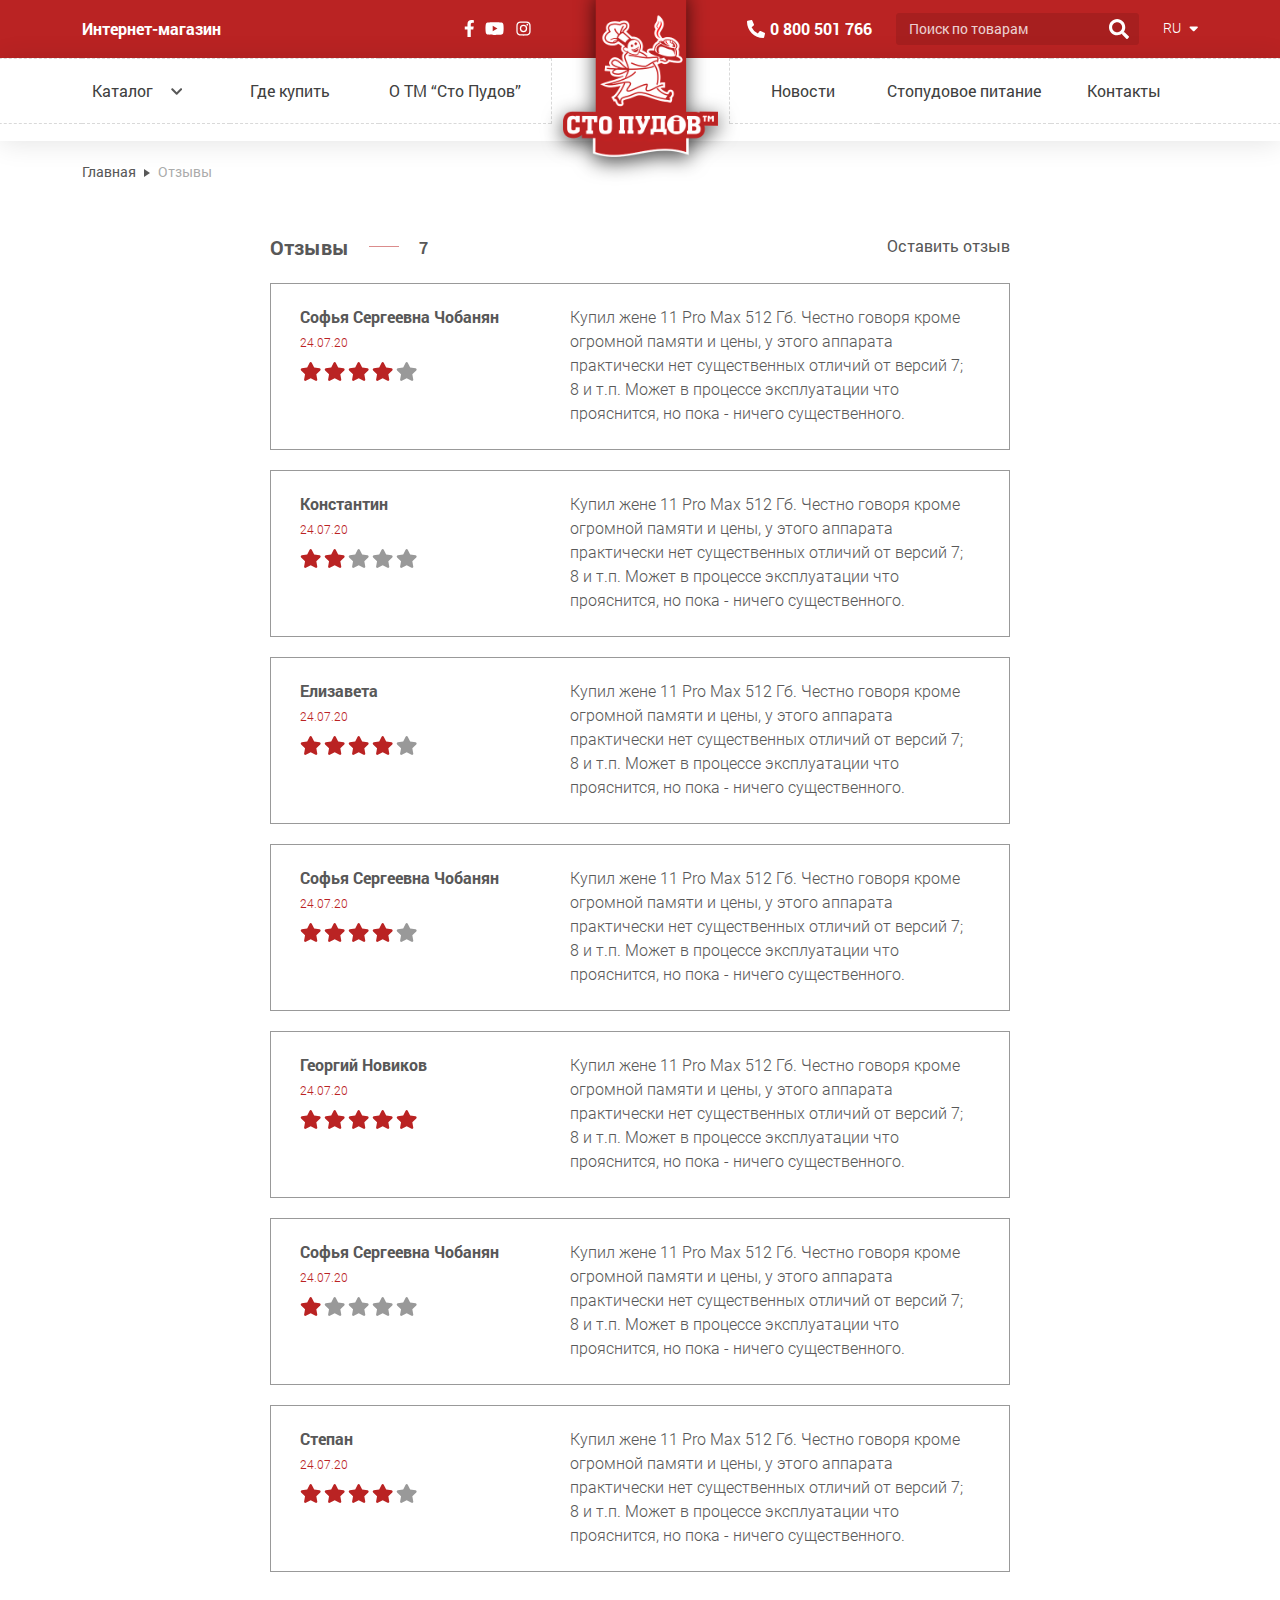
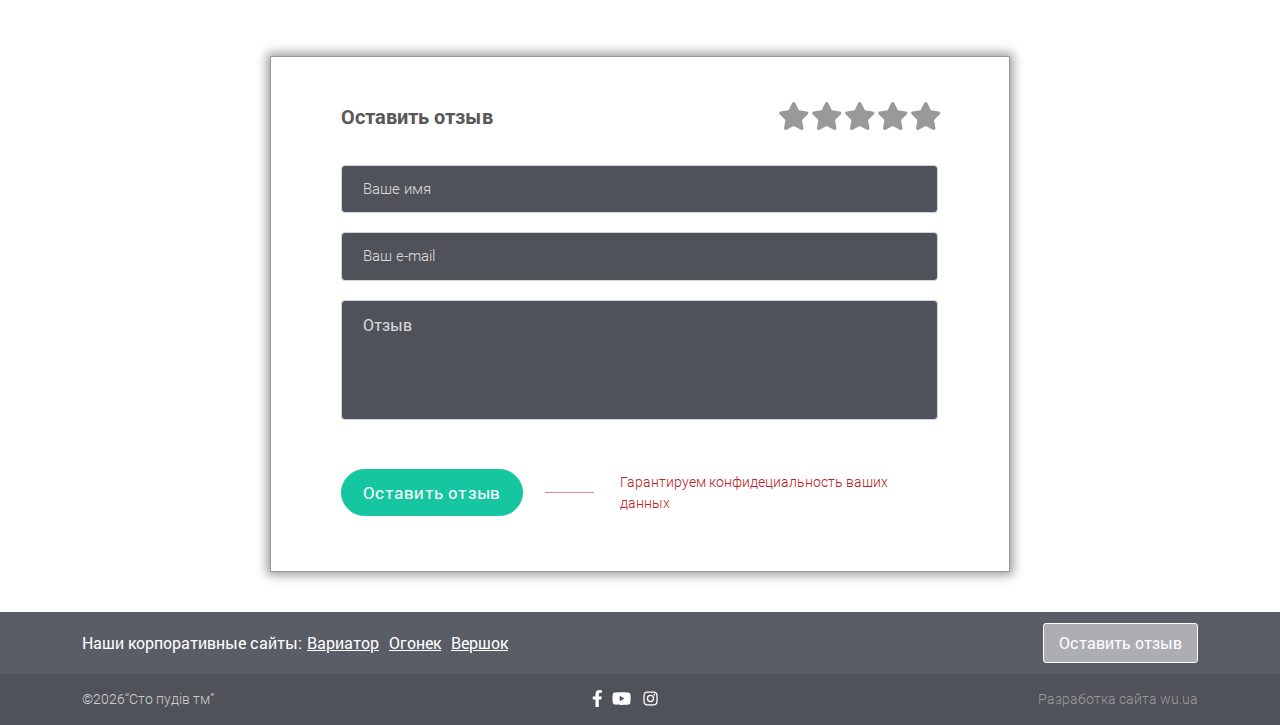
<file: public/09-otzyvy.html>
<!DOCTYPE html>
<html lang="ru">
	<head>
		<meta charset="utf-8">
		<title>Отзывы</title>
		<meta name="description" content="о чем страница">
		<meta http-equiv="X-UA-Compatible" content="IE=edge">
		<meta name="viewport" content="width=device-width,initial-scale=1.0,  shrink-to-fit=no">
		<link type="image/ico" href="img/favicon.ico" rel="shortcut icon"><meta name="format-detection" content="telephone=no"> 
		<link href="libs/swiper/swiper.min.css" rel="stylesheet"/>
		<link href="libs/@fancyapps/ui/fancybox.css" rel="stylesheet"/>
		<link href="css/main.min.css" rel="stylesheet"/>
	</head>
	<body>
		<div class="main-wrapper">
			<div class="menu-mobile menu-mobile--js d-lg-none">
				<div class="toggle-menu-mobile toggle-menu-mobile--js"><span></span>
				</div>
				<div class="menu-mobile__inner">
					<div class="menu-mobile__wrap d-sm-none">
						<div class="search">
							<form>
								<div class="search__input-wrap form-group"><input class="search__input form-control" name="search" type="search" placeholder="Поиск по товарам"/>
								</div>
								<!-- +e.input-wrap-->
								<button class="search__btn" type="submit">
									<svg class="icon icon-search ">
										<use xlink:href="img/svg/sprite.svg#search"></use>
									</svg>
								</button>
							</form>
						</div>
					</div>
					<ul class="menu menu--left" itemscope="itemscope" itemtype="http://schema.org/SiteNavigationElement">
						<li class="menu-item menu-item-has-children accardionContainer--js">
							<div class="menu__catalog"><a href="#" itemprop="url">Каталог</a>
								<div class="sitebarAccardionToggle sitebarAccardionToggle--js">
									<svg class="icon icon-chevron-down ">
										<use xlink:href="img/svg/sprite.svg#chevron-down"></use>
									</svg>
								</div>
							</div>
							<div class="menu__wrap sitebarAccardionHidden sitebarAccardionHidden--js">
								<div class="row"> 
									<div class="col"><span class="menu__head">Продукция</span>
										<ul class="sub-menu">
											<li class="menu-item" itemprop="item"><a href="#" itemprop="url">Готовые смеси для выпечки</a></li>
											<li class="menu-item" itemprop="item"><a href="#" itemprop="url">Блюда удобного приготовления</a></li>
											<li class="menu-item" itemprop="item"><a href="#" itemprop="url">Правильное питание</a></li>
											<li class="menu-item" itemprop="item"><a href="#" itemprop="url">Крупы</a></li>
											<li class="menu-item" itemprop="item"><a href="#" itemprop="url">Бобовые</a></li>
											<li class="menu-item" itemprop="item"><a href="#" itemprop="url">Мука, крахмал, панировочные сухари</a></li>
											<li class="menu-item" itemprop="item"><a href="#" itemprop="url">Наборы для приготовления</a></li>
											<li class="menu-item" itemprop="item"><a href="#" itemprop="url">Продукты в офис и в дорогу</a></li>
											<li class="menu-item" itemprop="item"><a href="#" itemprop="url">Макаронные изделия</a></li>
											<li class="menu-item" itemprop="item"><a href="#" itemprop="url">Сахар, соль, сода</a></li>
											<li class="menu-item" itemprop="item"><a href="#" itemprop="url">Сухофрукты,орехи</a></li>
											<li class="menu-item" itemprop="item"><a href="#" itemprop="url">Кондитерское сырьё, халва, чай</a></li>
											<li class="menu-item" itemprop="item"><a href="#" itemprop="url">Молочные продукты</a></li>
											<li class="menu-item" itemprop="item"><a href="#" itemprop="url">Мясные консервы</a></li>
											<li class="menu-item" itemprop="item"><a href="#" itemprop="url">Растительное масло</a></li>
											<li class="menu-item" itemprop="item"><a href="#" itemprop="url">HoReCa</a></li>
										</ul>
									</div>
									<div class="col menu__col"><span class="menu__head">Линейки круп</span>
										<ul class="menu__rList"> 
											<li class="menu__colorItem"><a href="#" itemprop="url" style="--item-color:#D6392B">Традиционная</a></li>
											<li class="menu__colorItem"><a href="#" itemprop="url" style="--item-color:#6E3EB0">Премиум</a></li>
											<li class="menu__colorItem"><a href="#" itemprop="url" style="--item-color:#11C8D1">Мини</a></li>
											<li class="menu__colorItem"><a href="#" itemprop="url" style="--item-color:#D6392B">Дачка</a></li>
											<li class="menu__colorItem"><a href="#" itemprop="url" style="--item-color:#98D400">Эконом</a></li>
										</ul>
									</div>
								</div>
							</div>
						</li>
						<li class="menu-item" itemprop="item"><a href="#" itemprop="url">Где купить</a></li>
						<li class="menu-item" itemprop="item"><a href="#" itemprop="url">О ТМ “Сто Пудов”</a></li>
					</ul>
					<ul class="menu menu--right" itemscope="itemscope" itemtype="http://schema.org/SiteNavigationElement">
						<li class="menu-item" itemprop="item"><a href="#" itemprop="url">Новости</a></li>
						<li class="menu-item" itemprop="item"><a href="#" itemprop="url">Стопудовое питание</a></li>
						<li class="menu-item" itemprop="item"><a href="#" itemprop="url">Контакты</a></li>
					</ul>
					<a class="menu-mobile__link" href="http://100pudov.in.ua/" target="_blank">Интернет-магазин
					</a>
					<div class="menu-mobile__wrap">
						<div class="langBlock">
							<div class="langBlock__item drop-accardion-js"> 
								<div class="langBlock__activeLang">RU
									<svg class="icon icon-sort-down ">
										<use xlink:href="img/svg/sprite.svg#sort-down"></use>
									</svg>
								</div>
							</div>
							<div class="langBlock__itemsHidden drop-accardion-toggle-js">
								<a class="langBlock__link" href="#">UA
								</a>
								<a class="langBlock__link" href="#">EN
								</a>
							</div>
						</div>
						<div class="soc">
							<a class="soc__item" href="https://www.facebook.com/100pudov" target="_blank">
								<svg class="icon icon-fb ">
									<use xlink:href="img/svg/sprite.svg#fb"></use>
								</svg>
							</a>
							<a class="soc__item" href="https://www.youtube.com/channel/UC0DPRNDdDJAIYhvDIfY-4wg" target="_blank">
								<svg class="icon icon-youtube ">
									<use xlink:href="img/svg/sprite.svg#youtube"></use>
								</svg>
							</a>
							<a class="soc__item" href="https://www.instagram.com/stopudov.ua" target="_blank">
								<svg class="icon icon-instagram ">
									<use xlink:href="img/svg/sprite.svg#instagram"></use>
								</svg>
							</a>
						</div>
					</div>
				</div>
			</div>
			<!--  мобильное меню-->
			<!-- start header-->
			<header class="header" id="header">
				<!-- start topLine-->
				<div class="topLine section" id="topLine">
					<div class="container">
						<div class="row align-items-center">
							<div class="col-auto d-lg-none">
								<div class="toggle-menu-mobile toggle-menu-mobile--js"><span></span>
								</div>
							</div>
							<div class="col col-sm-auto d-lg-none">
								<a class="topLine__logo" href="/"><img class="res-i" src="img/logo2.png" alt="Логотип"/>
								</a>
							</div>
							<div class="col d-none d-lg-block">
								<div class="row align-items-center">
									<div class="col-auto col-lg"> 
										<a class="topLine__link" href="http://100pudov.in.ua/" target="_blank">Интернет-магазин
										</a>
									</div>
									<div class="col-auto">
										<div class="soc">
											<a class="soc__item" href="https://www.facebook.com/100pudov" target="_blank">
												<svg class="icon icon-fb ">
													<use xlink:href="img/svg/sprite.svg#fb"></use>
												</svg>
											</a>
											<a class="soc__item" href="https://www.youtube.com/channel/UC0DPRNDdDJAIYhvDIfY-4wg" target="_blank">
												<svg class="icon icon-youtube ">
													<use xlink:href="img/svg/sprite.svg#youtube"></use>
												</svg>
											</a>
											<a class="soc__item" href="https://www.instagram.com/stopudov.ua" target="_blank">
												<svg class="icon icon-instagram ">
													<use xlink:href="img/svg/sprite.svg#instagram"></use>
												</svg>
											</a>
										</div>
									</div>
								</div>
							</div>
							<div class="topLine__col col-auto d-none d-lg-block">
							</div>
							<div class="col-auto col-sm">
								<div class="row align-items-center">
									<div class="col-auto d-none d-lg-block">
										<a class="topLine__tel" href="tel:0800501766">
											<svg class="icon icon-phone ">
												<use xlink:href="img/svg/sprite.svg#phone"></use>
											</svg>0 800 501 766
										</a>
									</div>
									<div class="col d-none d-sm-block">
										<div class="search">
											<form>
												<div class="search__input-wrap form-group"><input class="search__input form-control" name="search" type="search" placeholder="Поиск по товарам"/>
												</div>
												<!-- +e.input-wrap-->
												<button class="search__btn" type="submit">
													<svg class="icon icon-search ">
														<use xlink:href="img/svg/sprite.svg#search"></use>
													</svg>
												</button>
											</form>
										</div>
									</div>
									<div class="col-auto d-lg-none">
										<a class="topLine__catalog" href="#">Каталог
										</a>
									</div>
									<div class="col-auto d-none d-lg-block">
										<div class="langBlock">
											<div class="langBlock__item drop-accardion-js"> 
												<div class="langBlock__activeLang">RU
													<svg class="icon icon-sort-down ">
														<use xlink:href="img/svg/sprite.svg#sort-down"></use>
													</svg>
												</div>
											</div>
											<div class="langBlock__itemsHidden drop-accardion-toggle-js">
												<a class="langBlock__link" href="#">UA
												</a>
												<a class="langBlock__link" href="#">EN
												</a>
											</div>
										</div>
									</div>
								</div>
							</div>
						</div>
					</div>
				</div>
				<!-- end topLine-->
				<!-- start top-nav-->
				<div class="top-nav block-with-lazy d-none d-lg-block">
					<div class="container">
						<div class="row align-items-center">
							<div class="col">
								<ul class="menu menu--left" itemscope="itemscope" itemtype="http://schema.org/SiteNavigationElement">
									<li class="menu-item menu-item-has-children accardionContainer--js">
										<div class="menu__catalog"><a href="#" itemprop="url">Каталог</a>
											<div class="sitebarAccardionToggle sitebarAccardionToggle--js">
												<svg class="icon icon-chevron-down ">
													<use xlink:href="img/svg/sprite.svg#chevron-down"></use>
												</svg>
											</div>
										</div>
										<div class="menu__wrap sitebarAccardionHidden sitebarAccardionHidden--js">
											<div class="row"> 
												<div class="col"><span class="menu__head">Продукция</span>
													<ul class="sub-menu">
														<li class="menu-item" itemprop="item"><a href="#" itemprop="url">Готовые смеси для выпечки</a></li>
														<li class="menu-item" itemprop="item"><a href="#" itemprop="url">Блюда удобного приготовления</a></li>
														<li class="menu-item" itemprop="item"><a href="#" itemprop="url">Правильное питание</a></li>
														<li class="menu-item" itemprop="item"><a href="#" itemprop="url">Крупы</a></li>
														<li class="menu-item" itemprop="item"><a href="#" itemprop="url">Бобовые</a></li>
														<li class="menu-item" itemprop="item"><a href="#" itemprop="url">Мука, крахмал, панировочные сухари</a></li>
														<li class="menu-item" itemprop="item"><a href="#" itemprop="url">Наборы для приготовления</a></li>
														<li class="menu-item" itemprop="item"><a href="#" itemprop="url">Продукты в офис и в дорогу</a></li>
														<li class="menu-item" itemprop="item"><a href="#" itemprop="url">Макаронные изделия</a></li>
														<li class="menu-item" itemprop="item"><a href="#" itemprop="url">Сахар, соль, сода</a></li>
														<li class="menu-item" itemprop="item"><a href="#" itemprop="url">Сухофрукты,орехи</a></li>
														<li class="menu-item" itemprop="item"><a href="#" itemprop="url">Кондитерское сырьё, халва, чай</a></li>
														<li class="menu-item" itemprop="item"><a href="#" itemprop="url">Молочные продукты</a></li>
														<li class="menu-item" itemprop="item"><a href="#" itemprop="url">Мясные консервы</a></li>
														<li class="menu-item" itemprop="item"><a href="#" itemprop="url">Растительное масло</a></li>
														<li class="menu-item" itemprop="item"><a href="#" itemprop="url">HoReCa</a></li>
													</ul>
												</div>
												<div class="col menu__col"><span class="menu__head">Линейки круп</span>
													<ul class="menu__rList"> 
														<li class="menu__colorItem"><a href="#" itemprop="url" style="--item-color:#D6392B">Традиционная</a></li>
														<li class="menu__colorItem"><a href="#" itemprop="url" style="--item-color:#6E3EB0">Премиум</a></li>
														<li class="menu__colorItem"><a href="#" itemprop="url" style="--item-color:#11C8D1">Мини</a></li>
														<li class="menu__colorItem"><a href="#" itemprop="url" style="--item-color:#D6392B">Дачка</a></li>
														<li class="menu__colorItem"><a href="#" itemprop="url" style="--item-color:#98D400">Эконом</a></li>
													</ul>
												</div>
											</div>
										</div>
									</li>
									<li class="menu-item" itemprop="item"><a href="#" itemprop="url">Где купить</a></li>
									<li class="menu-item" itemprop="item"><a href="#" itemprop="url">О ТМ “Сто Пудов”</a></li>
								</ul>
							</div>
							<div class="top-nav__col col-auto"> 
								<a class="logo" href="/"><img class="logo__img logo__img--lg" src="img/logo-primary.png" alt="Логотип"/><img class="logo__img logo__img--sm" src="img/logo-3.png" alt="Логотип"/>
								</a>
							</div>
							<div class="col">
								<ul class="menu menu--right" itemscope="itemscope" itemtype="http://schema.org/SiteNavigationElement">
									<li class="menu-item" itemprop="item"><a href="#" itemprop="url">Новости</a></li>
									<li class="menu-item" itemprop="item"><a href="#" itemprop="url">Стопудовое питание</a></li>
									<li class="menu-item" itemprop="item"><a href="#" itemprop="url">Контакты</a></li>
								</ul>
							</div>
						</div>
					</div>
				</div>
				<!-- end top-nav-->
			</header>
			<!-- end header-->
			<div class="pageHead">
				<div class="container"> 
					<nav aria-label="breadcrumb">
						<ol class="breadcrumb" itemscope="itemscope" itemtype="http://schema.org/BreadcrumbList">
							<li class="breadcrumb-item" itemprop="itemListElement" itemscope="itemscope" itemtype="http://schema.org/ListItem"><a href="/" itemprop="item"><span itemprop="name">Главная</span>
									<meta itemprop="position" content="1"/></a></li>
							<li class="breadcrumb-item active" itemprop="itemListElement" itemscope="itemscope" itemtype="http://schema.org/ListItem"><a href="#" itemprop="item"><span itemprop="name">Отзывы</span>
									<meta itemprop="position" content="2"/></a></li>
						</ol>
					</nav>
				</div>
			</div>
			<!-- start sReviews-->
			<div class="sReviews section" id="sReviews">
				<div class="container container--small">
					<div class="sReviews__header">
						<div class="sReviews__amount">
							<p>Отзывы</p><span>7</span>
						</div>
						<a class="sReviews__feedb-btn scroll-link" href="#feedbackForm">Оставить отзыв
						</a>
					</div>
					<div class="sReviews__items">
						<div class="sReviews__item">
							<div class="sReviews__item-data">
								<div class="sReviews__name">Софья Сергеевна Чобанян
								</div>
								<div class="sReviews__date"><span>24.07.20</span>
								</div>
								<div class="sReviews__stars-cont">
									<div class="sReviews__star filled-star">
										<svg class="icon icon-star ">
											<use xlink:href="img/svg/sprite.svg#star"></use>
										</svg>
									</div>
									<div class="sReviews__star filled-star">
										<svg class="icon icon-star ">
											<use xlink:href="img/svg/sprite.svg#star"></use>
										</svg>
									</div>
									<div class="sReviews__star filled-star">
										<svg class="icon icon-star ">
											<use xlink:href="img/svg/sprite.svg#star"></use>
										</svg>
									</div>
									<div class="sReviews__star filled-star">
										<svg class="icon icon-star ">
											<use xlink:href="img/svg/sprite.svg#star"></use>
										</svg>
									</div>
									<div class="sReviews__star empty-star">
										<svg class="icon icon-star ">
											<use xlink:href="img/svg/sprite.svg#star"></use>
										</svg>
									</div>
								</div>
							</div>
							<div class="sReviews__item-txt">
								<p>Купил жене 11 Pro Max 512 Гб. Честно говоря кроме огромной памяти и цены, у этого аппарата практически нет существенных отличий от версий 7; 8 и т.п. Может в процессе эксплуатации что прояснится, но пока - ничего существенного.</p>
							</div>
						</div>
						<div class="sReviews__item">
							<div class="sReviews__item-data">
								<div class="sReviews__name">Константин
								</div>
								<div class="sReviews__date"><span>24.07.20</span>
								</div>
								<div class="sReviews__stars-cont">
									<div class="sReviews__star filled-star">
										<svg class="icon icon-star ">
											<use xlink:href="img/svg/sprite.svg#star"></use>
										</svg>
									</div>
									<div class="sReviews__star filled-star">
										<svg class="icon icon-star ">
											<use xlink:href="img/svg/sprite.svg#star"></use>
										</svg>
									</div>
									<div class="sReviews__star empty-star">
										<svg class="icon icon-star ">
											<use xlink:href="img/svg/sprite.svg#star"></use>
										</svg>
									</div>
									<div class="sReviews__star empty-star">
										<svg class="icon icon-star ">
											<use xlink:href="img/svg/sprite.svg#star"></use>
										</svg>
									</div>
									<div class="sReviews__star empty-star">
										<svg class="icon icon-star ">
											<use xlink:href="img/svg/sprite.svg#star"></use>
										</svg>
									</div>
								</div>
							</div>
							<div class="sReviews__item-txt">
								<p>Купил жене 11 Pro Max 512 Гб. Честно говоря кроме огромной памяти и цены, у этого аппарата практически нет существенных отличий от версий 7; 8 и т.п. Может в процессе эксплуатации что прояснится, но пока - ничего существенного.</p>
							</div>
						</div>
						<div class="sReviews__item">
							<div class="sReviews__item-data">
								<div class="sReviews__name">Елизавета
								</div>
								<div class="sReviews__date"><span>24.07.20</span>
								</div>
								<div class="sReviews__stars-cont">
									<div class="sReviews__star filled-star">
										<svg class="icon icon-star ">
											<use xlink:href="img/svg/sprite.svg#star"></use>
										</svg>
									</div>
									<div class="sReviews__star filled-star">
										<svg class="icon icon-star ">
											<use xlink:href="img/svg/sprite.svg#star"></use>
										</svg>
									</div>
									<div class="sReviews__star filled-star">
										<svg class="icon icon-star ">
											<use xlink:href="img/svg/sprite.svg#star"></use>
										</svg>
									</div>
									<div class="sReviews__star filled-star">
										<svg class="icon icon-star ">
											<use xlink:href="img/svg/sprite.svg#star"></use>
										</svg>
									</div>
									<div class="sReviews__star empty-star">
										<svg class="icon icon-star ">
											<use xlink:href="img/svg/sprite.svg#star"></use>
										</svg>
									</div>
								</div>
							</div>
							<div class="sReviews__item-txt">
								<p>Купил жене 11 Pro Max 512 Гб. Честно говоря кроме огромной памяти и цены, у этого аппарата практически нет существенных отличий от версий 7; 8 и т.п. Может в процессе эксплуатации что прояснится, но пока - ничего существенного.</p>
							</div>
						</div>
						<div class="sReviews__item">
							<div class="sReviews__item-data">
								<div class="sReviews__name">Софья Сергеевна Чобанян
								</div>
								<div class="sReviews__date"><span>24.07.20</span>
								</div>
								<div class="sReviews__stars-cont">
									<div class="sReviews__star filled-star">
										<svg class="icon icon-star ">
											<use xlink:href="img/svg/sprite.svg#star"></use>
										</svg>
									</div>
									<div class="sReviews__star filled-star">
										<svg class="icon icon-star ">
											<use xlink:href="img/svg/sprite.svg#star"></use>
										</svg>
									</div>
									<div class="sReviews__star filled-star">
										<svg class="icon icon-star ">
											<use xlink:href="img/svg/sprite.svg#star"></use>
										</svg>
									</div>
									<div class="sReviews__star filled-star">
										<svg class="icon icon-star ">
											<use xlink:href="img/svg/sprite.svg#star"></use>
										</svg>
									</div>
									<div class="sReviews__star empty-star">
										<svg class="icon icon-star ">
											<use xlink:href="img/svg/sprite.svg#star"></use>
										</svg>
									</div>
								</div>
							</div>
							<div class="sReviews__item-txt">
								<p>Купил жене 11 Pro Max 512 Гб. Честно говоря кроме огромной памяти и цены, у этого аппарата практически нет существенных отличий от версий 7; 8 и т.п. Может в процессе эксплуатации что прояснится, но пока - ничего существенного.</p>
							</div>
						</div>
						<div class="sReviews__item">
							<div class="sReviews__item-data">
								<div class="sReviews__name">Георгий Новиков
								</div>
								<div class="sReviews__date"><span>24.07.20</span>
								</div>
								<div class="sReviews__stars-cont">
									<div class="sReviews__star filled-star">
										<svg class="icon icon-star ">
											<use xlink:href="img/svg/sprite.svg#star"></use>
										</svg>
									</div>
									<div class="sReviews__star filled-star">
										<svg class="icon icon-star ">
											<use xlink:href="img/svg/sprite.svg#star"></use>
										</svg>
									</div>
									<div class="sReviews__star filled-star">
										<svg class="icon icon-star ">
											<use xlink:href="img/svg/sprite.svg#star"></use>
										</svg>
									</div>
									<div class="sReviews__star filled-star">
										<svg class="icon icon-star ">
											<use xlink:href="img/svg/sprite.svg#star"></use>
										</svg>
									</div>
									<div class="sReviews__star filled-star">
										<svg class="icon icon-star ">
											<use xlink:href="img/svg/sprite.svg#star"></use>
										</svg>
									</div>
								</div>
							</div>
							<div class="sReviews__item-txt">
								<p>Купил жене 11 Pro Max 512 Гб. Честно говоря кроме огромной памяти и цены, у этого аппарата практически нет существенных отличий от версий 7; 8 и т.п. Может в процессе эксплуатации что прояснится, но пока - ничего существенного.</p>
							</div>
						</div>
						<div class="sReviews__item">
							<div class="sReviews__item-data">
								<div class="sReviews__name">Софья Сергеевна Чобанян
								</div>
								<div class="sReviews__date"><span>24.07.20</span>
								</div>
								<div class="sReviews__stars-cont">
									<div class="sReviews__star filled-star">
										<svg class="icon icon-star ">
											<use xlink:href="img/svg/sprite.svg#star"></use>
										</svg>
									</div>
									<div class="sReviews__star empty-star">
										<svg class="icon icon-star ">
											<use xlink:href="img/svg/sprite.svg#star"></use>
										</svg>
									</div>
									<div class="sReviews__star empty-star">
										<svg class="icon icon-star ">
											<use xlink:href="img/svg/sprite.svg#star"></use>
										</svg>
									</div>
									<div class="sReviews__star empty-star">
										<svg class="icon icon-star ">
											<use xlink:href="img/svg/sprite.svg#star"></use>
										</svg>
									</div>
									<div class="sReviews__star empty-star">
										<svg class="icon icon-star ">
											<use xlink:href="img/svg/sprite.svg#star"></use>
										</svg>
									</div>
								</div>
							</div>
							<div class="sReviews__item-txt">
								<p>Купил жене 11 Pro Max 512 Гб. Честно говоря кроме огромной памяти и цены, у этого аппарата практически нет существенных отличий от версий 7; 8 и т.п. Может в процессе эксплуатации что прояснится, но пока - ничего существенного.</p>
							</div>
						</div>
						<div class="sReviews__item">
							<div class="sReviews__item-data">
								<div class="sReviews__name">Степан
								</div>
								<div class="sReviews__date"><span>24.07.20</span>
								</div>
								<div class="sReviews__stars-cont">
									<div class="sReviews__star filled-star">
										<svg class="icon icon-star ">
											<use xlink:href="img/svg/sprite.svg#star"></use>
										</svg>
									</div>
									<div class="sReviews__star filled-star">
										<svg class="icon icon-star ">
											<use xlink:href="img/svg/sprite.svg#star"></use>
										</svg>
									</div>
									<div class="sReviews__star filled-star">
										<svg class="icon icon-star ">
											<use xlink:href="img/svg/sprite.svg#star"></use>
										</svg>
									</div>
									<div class="sReviews__star filled-star">
										<svg class="icon icon-star ">
											<use xlink:href="img/svg/sprite.svg#star"></use>
										</svg>
									</div>
									<div class="sReviews__star empty-star">
										<svg class="icon icon-star ">
											<use xlink:href="img/svg/sprite.svg#star"></use>
										</svg>
									</div>
								</div>
							</div>
							<div class="sReviews__item-txt">
								<p>Купил жене 11 Pro Max 512 Гб. Честно говоря кроме огромной памяти и цены, у этого аппарата практически нет существенных отличий от версий 7; 8 и т.п. Может в процессе эксплуатации что прояснится, но пока - ничего существенного.</p>
							</div>
						</div>
					</div>
					<div class="sReviews__form" id="feedbackForm">
						<div class="form-wrap">
							<form>
								<div class="form-wrap__stars-cont">
									<div class="form-wrap__stars-title">Оставить отзыв
									</div>
									<div class="form-wrap__stars">
										<div class="form-wrap__star star-js">
											<input type="radio" name="star-mark"/>
											<svg class="icon icon-star ">
												<use xlink:href="img/svg/sprite.svg#star"></use>
											</svg>
										</div>
										<div class="form-wrap__star star-js">
											<input type="radio" name="star-mark"/>
											<svg class="icon icon-star ">
												<use xlink:href="img/svg/sprite.svg#star"></use>
											</svg>
										</div>
										<div class="form-wrap__star star-js">
											<input type="radio" name="star-mark"/>
											<svg class="icon icon-star ">
												<use xlink:href="img/svg/sprite.svg#star"></use>
											</svg>
										</div>
										<div class="form-wrap__star star-js">
											<input type="radio" name="star-mark"/>
											<svg class="icon icon-star ">
												<use xlink:href="img/svg/sprite.svg#star"></use>
											</svg>
										</div>
										<div class="form-wrap__star star-js">
											<input type="radio" name="star-mark"/>
											<svg class="icon icon-star ">
												<use xlink:href="img/svg/sprite.svg#star"></use>
											</svg>
										</div>
									</div>
								</div>
								<div class="form-wrap__inputs-block">
									<div class="form-wrap__input-wrap form-group"><input class="form-wrap__input form-control" name="text" type="text" placeholder="Ваше имя"/>
									</div>
									<!-- +e.input-wrap-->
									<div class="form-wrap__input-wrap form-group"><input class="form-wrap__input form-control" name="email" type="email" placeholder="Ваш e-mail"/>
									</div>
									<!-- +e.input-wrap-->
									<div class="form-wrap__input-wrap form-group"><textarea class="form-wrap__input form-control" name="message" placeholder="Отзыв"></textarea>
									</div>
									<!-- +e.input-wrap-->
								</div>
								<div class="form-wrap__btn-cont">
									<button class="form-wrap__btn" type="submit">Оставить отзыв
									</button>
									<div class="form-wrap__after-btn">Гарантируем конфидециальность ваших данных
									</div>
								</div>
							</form>
						</div>
					</div>
				</div>
			</div>
			<!-- end sReviews-->
			<footer class="footer">
				<div class="footer__head">
					<div class="container">
						<div class="row align-items-center">
							<div class="footer__col col-lg">
								<div class="footer__site">Наши корпоративные сайты:
								</div>
								<ul class="footer__siteList">
									<li><a href="#" target="_blank">Вариатор</a></li>
									<li><a href="#" target="_blank">Огонек</a></li>
									<li><a href="#" target="_blank">Вершок</a></li>
								</ul>
							</div>
							<div class="col-lg-auto">
								<a class="footer__btn btn" href="#">Оставить отзыв
								</a>
							</div>
						</div>
					</div>
				</div>
				<div class="footer__foot"> 
					<div class="container"> 
						<div class="row"> 
							<div class="col col-lg-auto">
								<div class="footer__copyright">©<span class="currentYear"></span>“Сто пудів тм”
								</div>
							</div>
							<div class="col d-none d-lg-block">
								<div class="soc">
									<a class="soc__item" href="https://www.facebook.com/100pudov" target="_blank">
										<svg class="icon icon-fb ">
											<use xlink:href="img/svg/sprite.svg#fb"></use>
										</svg>
									</a>
									<a class="soc__item" href="https://www.youtube.com/channel/UC0DPRNDdDJAIYhvDIfY-4wg" target="_blank">
										<svg class="icon icon-youtube ">
											<use xlink:href="img/svg/sprite.svg#youtube"></use>
										</svg>
									</a>
									<a class="soc__item" href="https://www.instagram.com/stopudov.ua" target="_blank">
										<svg class="icon icon-instagram ">
											<use xlink:href="img/svg/sprite.svg#instagram"></use>
										</svg>
									</a>
								</div>
							</div>
							<div class="col-auto">
								<a class="footer__dev" href="#">Разработка сайта wu.ua
								</a>
							</div>
						</div>
					</div>
				</div>
			</footer>
		</div>
		<!--  start modals-->
		<div class="modal-win" id="modal-call" style="display: none">
			<div class="form-wrap">
				<form>
					<div class="text-center">
						<div class="form-wrap__title form-data h3 ttu">Обратный звонок
						</div>
						<p class="after-headline">Заполните заявку и&nbsp;мы&nbsp;с&nbsp;Вами свяжемся в&nbsp;течение 15&nbsp;минут</p>
					</div>
					<div class="form-wrap__input-wrap form-group"><input class="form-wrap__input form-control" name="text" type="text" placeholder="Ваше Имя" required="required"/> 
					</div>
					<!-- +e.input-wrap-->
					<button class="form-wrap__btn btn" type="submit"> 
					</button>
					<div class="p-5"></div>
					<div class="p-5"></div>
					<div class="p-5"></div>
					<div class="p-5"></div>
					<div class="p-5"></div>
					<div class="form-wrap__policy">
						<label class="custom-input form-check"><input class="custom-input__input form-check-input" name="checkbox" type="checkbox" checked="checked"/><small class="custom-input__text text-secondary">Согласен на обработку и хранение моих персональных данных в соответствии с условиями</small>
						</label>
					</div>
				</form>
			</div>
		</div>
		<!-- #modal-call-->
		<!-- end modals-->
		<!-- modal libs-->
		<script src="libs/jquery/jquery.min.js"></script>
		<script src="libs/@fancyapps/ui/fancybox.umd.js"></script>
		<!-- modal libs-->
		<!-- slider libs-->
		<script src="libs/swiper/swiper-bundle.min.js"> </script>
		<!-- /slider libs-->
		<script src="libs/inputmask/inputmask.min.js"></script>
		<script src="js/common.js"></script>
	</body>
</html>
</file>
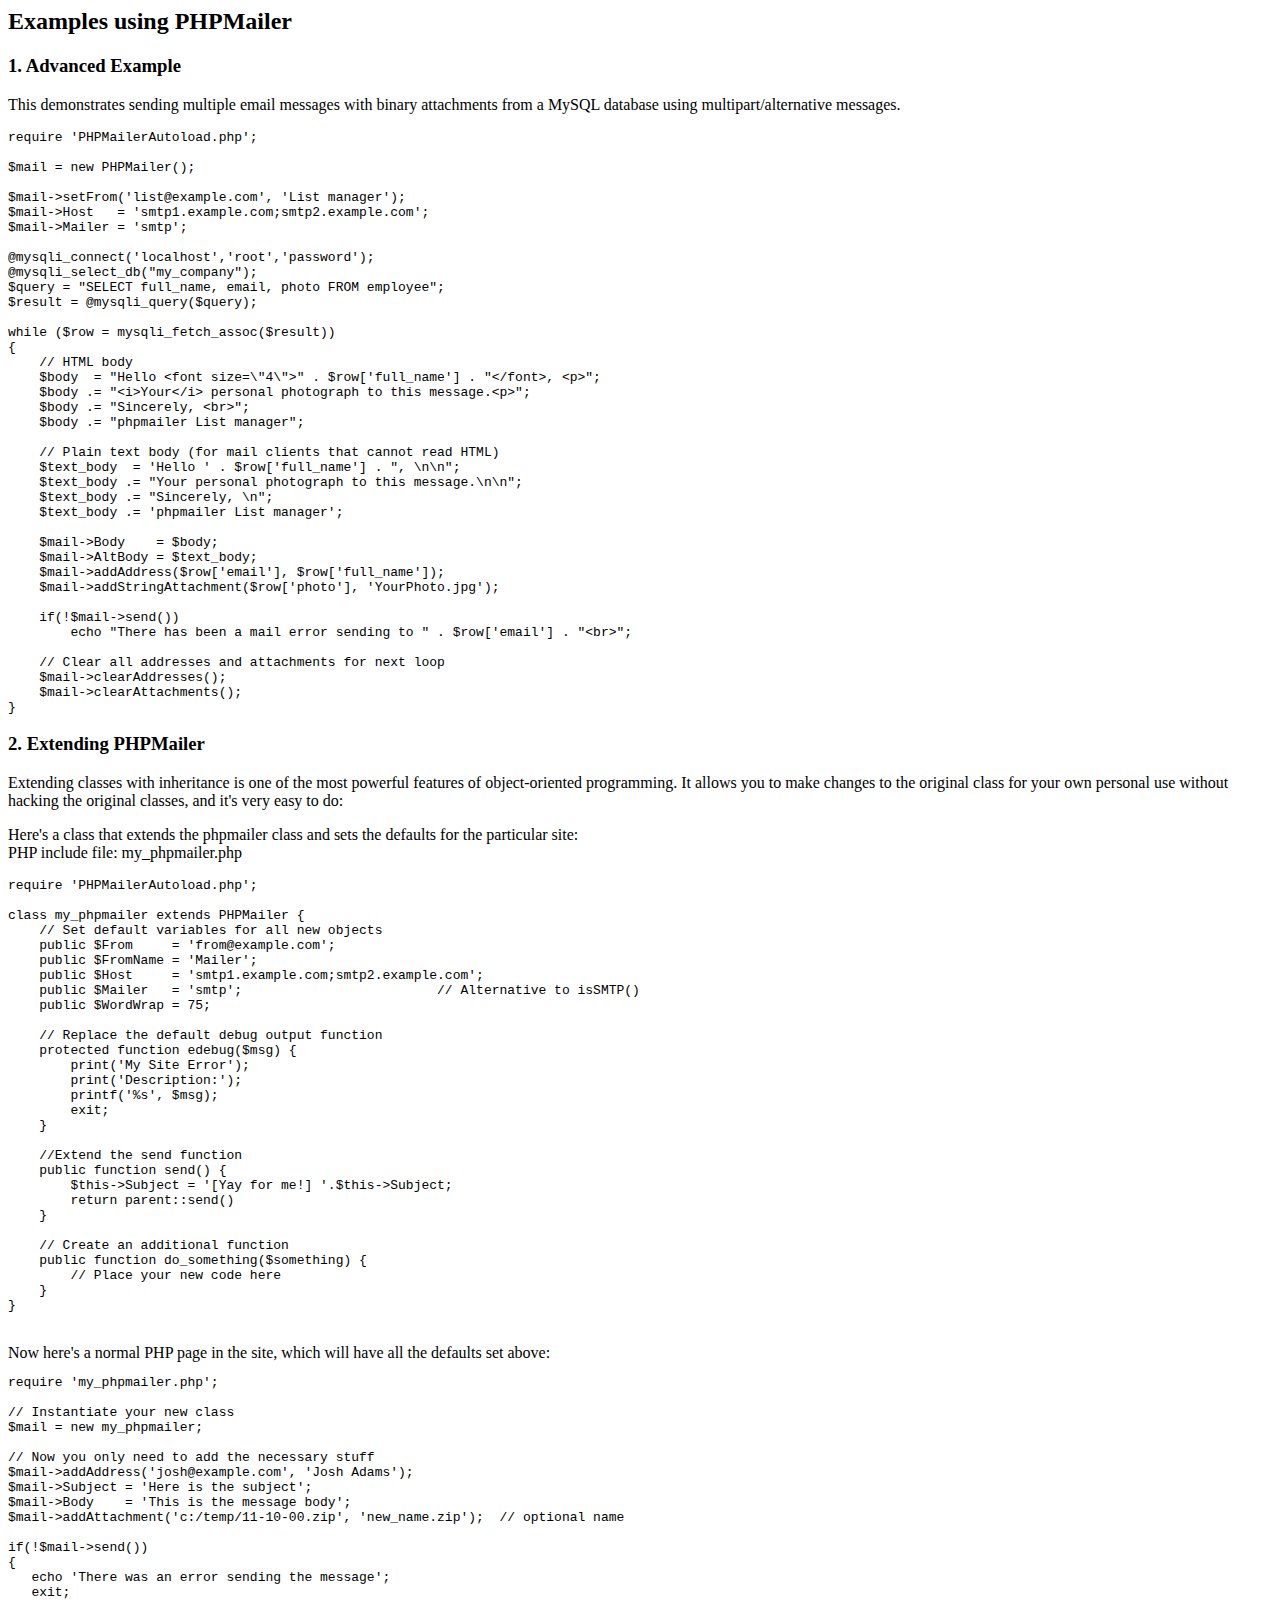
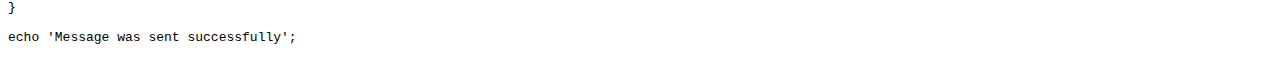
<file: public/vendor/phpmailer/phpmailer/docs/extending.html>
<html>
<head>
<title>Examples using phpmailer</title>
</head>

<body>

<h2>Examples using PHPMailer</h2>

<h3>1. Advanced Example</h3>
<p>

This demonstrates sending multiple email messages with binary attachments
from a MySQL database using multipart/alternative messages.<p>

<pre>
require 'PHPMailerAutoload.php';

$mail = new PHPMailer();

$mail->setFrom('list@example.com', 'List manager');
$mail->Host   = 'smtp1.example.com;smtp2.example.com';
$mail->Mailer = 'smtp';

@mysqli_connect('localhost','root','password');
@mysqli_select_db("my_company");
$query = "SELECT full_name, email, photo FROM employee";
$result = @mysqli_query($query);

while ($row = mysqli_fetch_assoc($result))
{
    // HTML body
    $body  = "Hello &lt;font size=\"4\"&gt;" . $row['full_name'] . "&lt;/font&gt;, &lt;p&gt;";
    $body .= "&lt;i&gt;Your&lt;/i&gt; personal photograph to this message.&lt;p&gt;";
    $body .= "Sincerely, &lt;br&gt;";
    $body .= "phpmailer List manager";

    // Plain text body (for mail clients that cannot read HTML)
    $text_body  = 'Hello ' . $row['full_name'] . ", \n\n";
    $text_body .= "Your personal photograph to this message.\n\n";
    $text_body .= "Sincerely, \n";
    $text_body .= 'phpmailer List manager';

    $mail->Body    = $body;
    $mail->AltBody = $text_body;
    $mail->addAddress($row['email'], $row['full_name']);
    $mail->addStringAttachment($row['photo'], 'YourPhoto.jpg');

    if(!$mail->send())
        echo "There has been a mail error sending to " . $row['email'] . "&lt;br&gt;";

    // Clear all addresses and attachments for next loop
    $mail->clearAddresses();
    $mail->clearAttachments();
}
</pre>
<p>

<h3>2. Extending PHPMailer</h3>
<p>

Extending classes with inheritance is one of the most
powerful features of object-oriented programming. It allows you to make changes to the
original class for your own personal use without hacking the original
classes, and it's very easy to do:

<p>
Here's a class that extends the phpmailer class and sets the defaults
for the particular site:<br>
PHP include file: my_phpmailer.php
<p>

<pre>
require 'PHPMailerAutoload.php';

class my_phpmailer extends PHPMailer {
    // Set default variables for all new objects
    public $From     = 'from@example.com';
    public $FromName = 'Mailer';
    public $Host     = 'smtp1.example.com;smtp2.example.com';
    public $Mailer   = 'smtp';                         // Alternative to isSMTP()
    public $WordWrap = 75;

    // Replace the default debug output function
    protected function edebug($msg) {
        print('My Site Error');
        print('Description:');
        printf('%s', $msg);
        exit;
    }

    //Extend the send function
    public function send() {
        $this->Subject = '[Yay for me!] '.$this->Subject;
        return parent::send()
    }

    // Create an additional function
    public function do_something($something) {
        // Place your new code here
    }
}
</pre>
<br>
Now here's a normal PHP page in the site, which will have all the defaults set above:<br>

<pre>
require 'my_phpmailer.php';

// Instantiate your new class
$mail = new my_phpmailer;

// Now you only need to add the necessary stuff
$mail->addAddress('josh@example.com', 'Josh Adams');
$mail->Subject = 'Here is the subject';
$mail->Body    = 'This is the message body';
$mail->addAttachment('c:/temp/11-10-00.zip', 'new_name.zip');  // optional name

if(!$mail->send())
{
   echo 'There was an error sending the message';
   exit;
}

echo 'Message was sent successfully';
</pre>
</body>
</html>
</file>
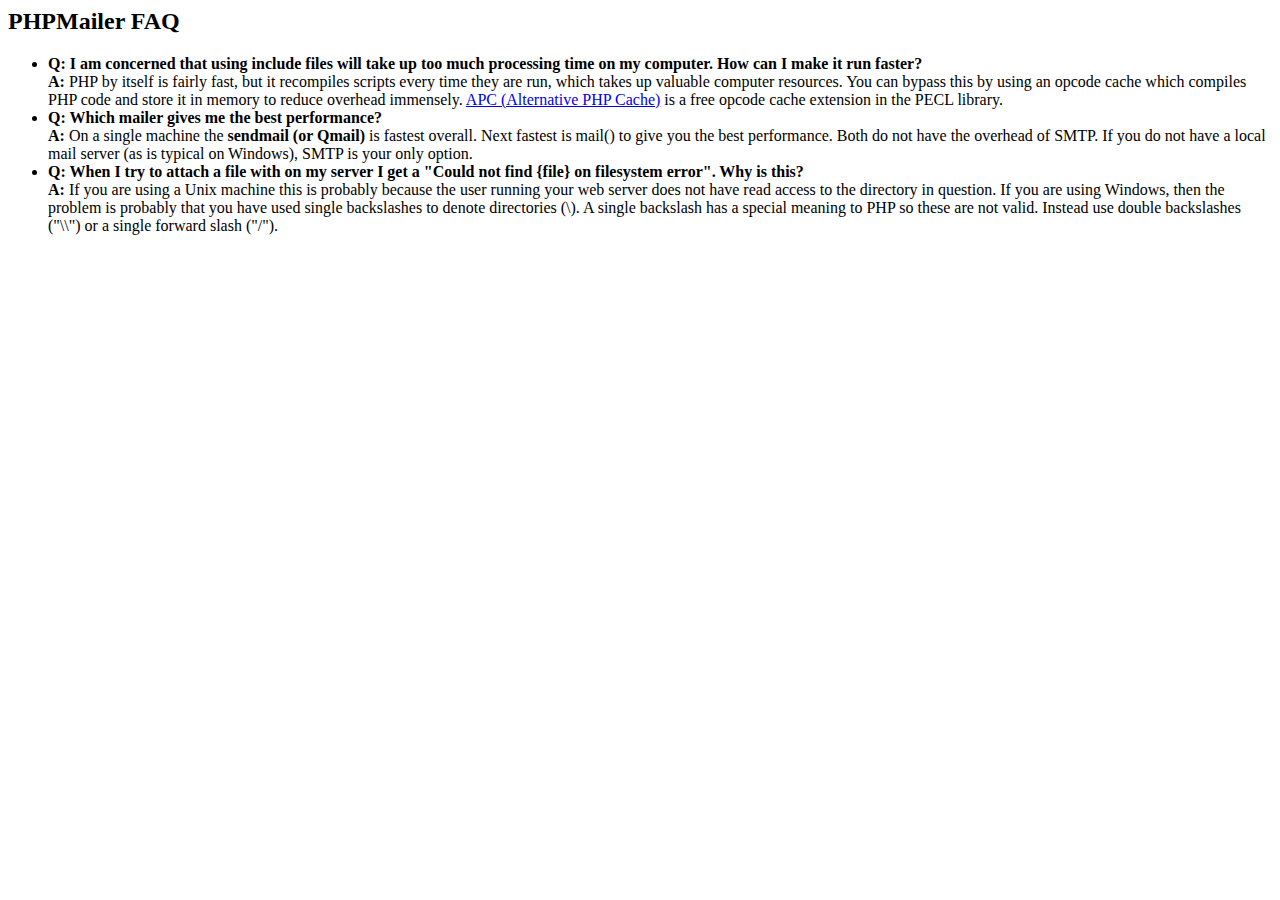
<file: public/vendor/phpmailer/phpmailer/docs/faq.html>
﻿<html>
<head>
<title>PHPMailer FAQ</title>
</head>
<body>
<h2>PHPMailer FAQ</h2>
<ul>
    <li><strong>Q: I am concerned that using include files will take up too much
    processing time on my computer. How can I make it run faster?</strong><br>
    <strong>A:</strong> PHP by itself is fairly fast, but it recompiles scripts every time they are run, which takes up valuable
    computer resources. You can bypass this by using an opcode cache which compiles
    PHP code and store it in memory to reduce overhead immensely. <a href="http://www.php.net/apc/">APC
    (Alternative PHP Cache)</a> is a free opcode cache extension in the PECL library.</li>
    <li><strong>Q: Which mailer gives me the best performance?</strong><br>
    <strong>A:</strong> On a single machine the <strong>sendmail (or Qmail)</strong> is fastest overall.
    Next fastest is mail() to give you the best performance. Both do not have the overhead of SMTP.
    If you do not have a local mail server (as is typical on Windows), SMTP is your only option.</li>
    <li><strong>Q: When I try to attach a file with on my server I get a
    "Could not find {file} on filesystem error". Why is this?</strong><br>
    <strong>A:</strong> If you are using a Unix machine this is probably because the user
    running your web server does not have read access to the directory in question. If you are using Windows,
    then the problem is probably that you have used single backslashes to denote directories (\).
    A single backslash has a special meaning to PHP so these are not
    valid. Instead use double backslashes ("\\") or a single forward
    slash ("/").</li>
</ul>
</body>
</html>
</file>
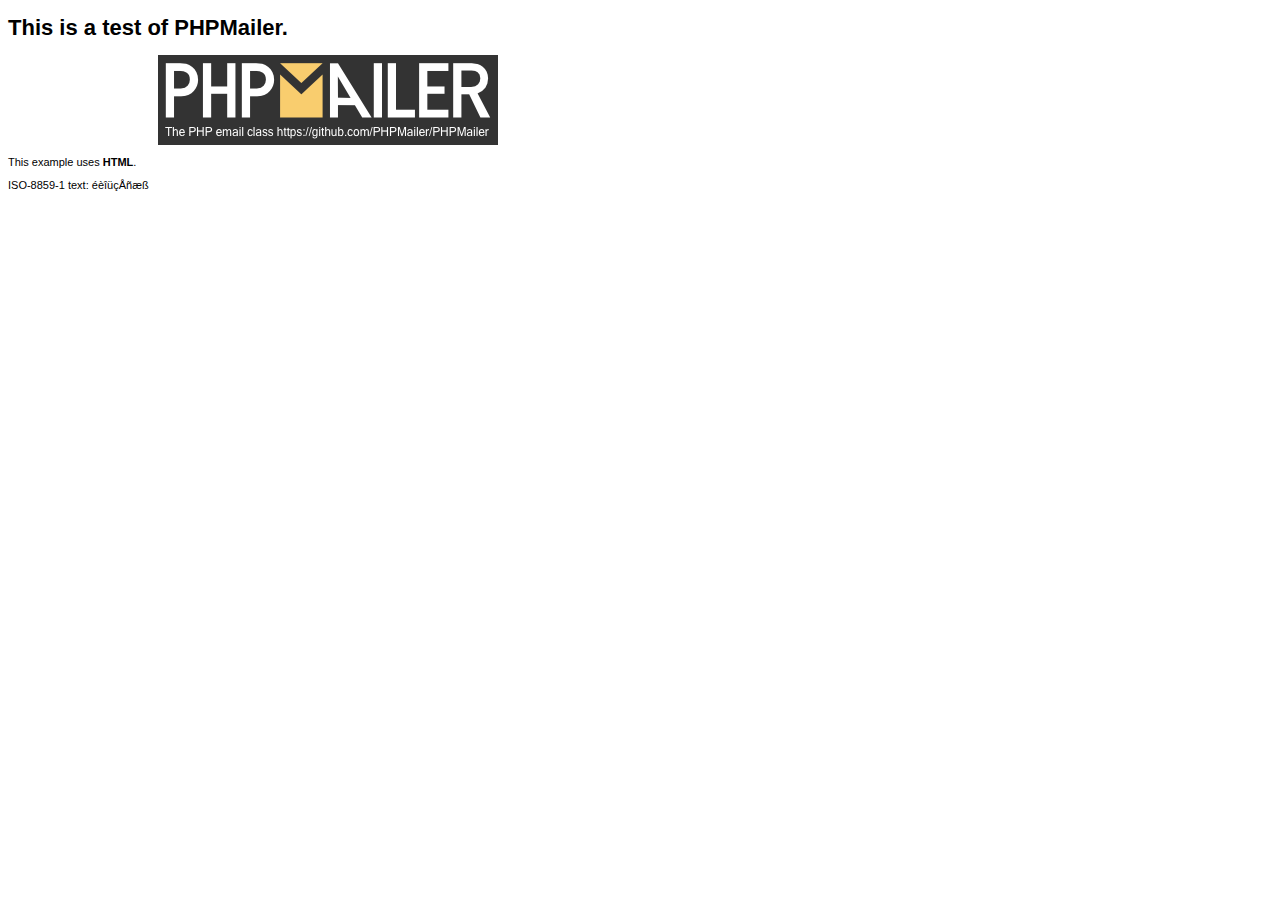
<file: public/vendor/phpmailer/phpmailer/examples/contents.html>
<!DOCTYPE HTML PUBLIC "-//W3C//DTD HTML 4.01 Transitional//EN" "http://www.w3.org/TR/html4/loose.dtd">
<html>
<head>
  <meta http-equiv="Content-Type" content="text/html; charset=iso-8859-1">
  <title>PHPMailer Test</title>
</head>
<body>
<div style="width: 640px; font-family: Arial, Helvetica, sans-serif; font-size: 11px;">
  <h1>This is a test of PHPMailer.</h1>
  <div align="center">
    <a href="https://github.com/PHPMailer/PHPMailer/"><img src="images/phpmailer.png" height="90" width="340" alt="PHPMailer rocks"></a>
  </div>
  <p>This example uses <strong>HTML</strong>.</p>
  <p>ISO-8859-1 text: ���������</p>
</div>
</body>
</html>
</file>
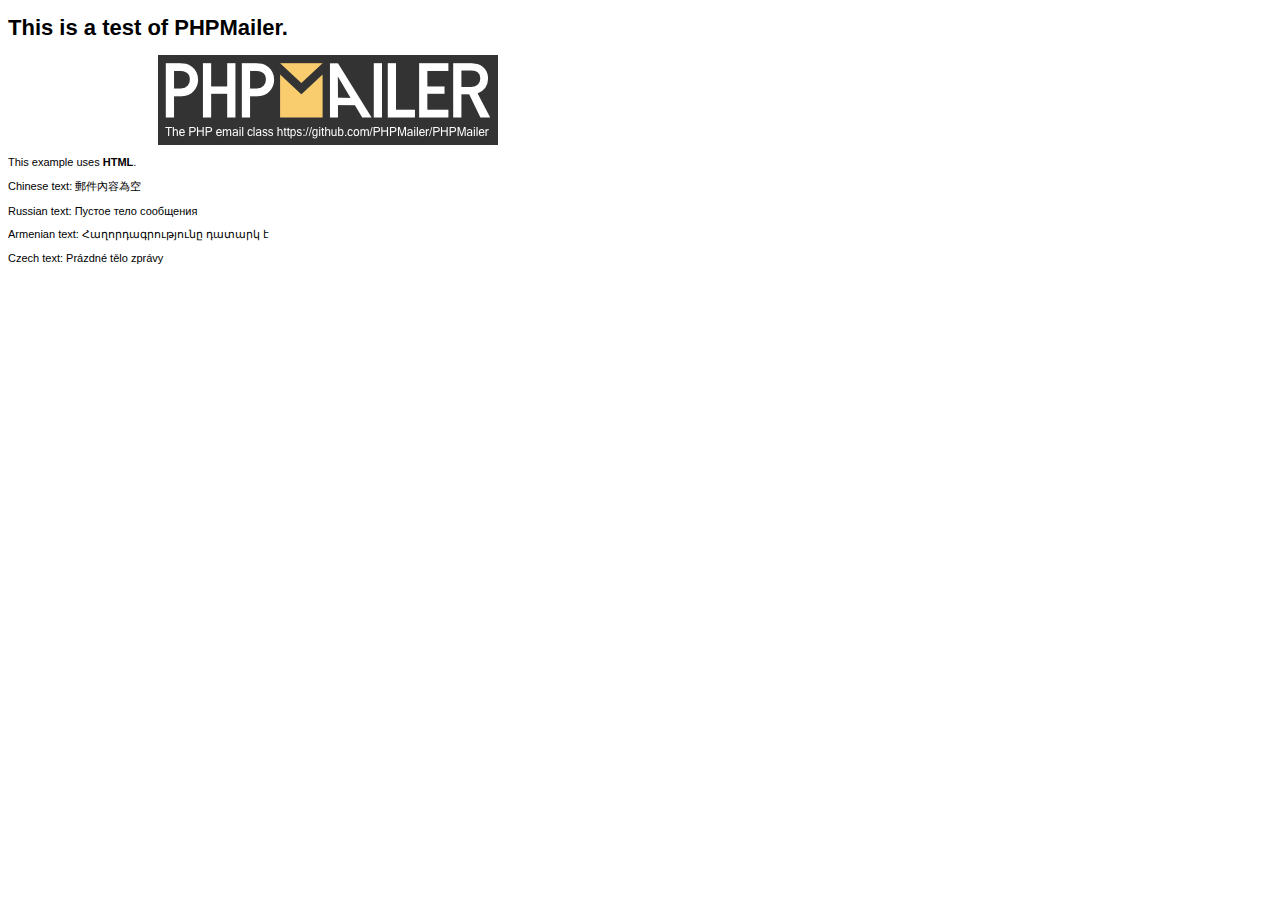
<file: public/vendor/phpmailer/phpmailer/examples/contentsutf8.html>
<!DOCTYPE HTML PUBLIC "-//W3C//DTD HTML 4.01 Transitional//EN" "http://www.w3.org/TR/html4/loose.dtd">
<html>
<head>
  <meta http-equiv="Content-Type" content="text/html; charset=utf-8">
  <title>PHPMailer Test</title>
</head>
<body>
<div style="width: 640px; font-family: Arial, Helvetica, sans-serif; font-size: 11px;">
  <h1>This is a test of PHPMailer.</h1>
  <div align="center">
    <a href="https://github.com/PHPMailer/PHPMailer/"><img src="images/phpmailer.png" height="90" width="340" alt="PHPMailer rocks"></a>
  </div>
  <p>This example uses <strong>HTML</strong>.</p>
  <p>Chinese text: 郵件內容為空</p>
  <p>Russian text: Пустое тело сообщения</p>
  <p>Armenian text: Հաղորդագրությունը դատարկ է</p>
  <p>Czech text: Prázdné tělo zprávy</p>
</div>
</body>
</html>
</file>
<file: public/css/main.min.css>
@charset "UTF-8";@font-face{font-display:swap;font-family:Georgia;font-style:normal;font-weight:700;src:url(../fonts/Georgia-Bold/Georgia-Bold.woff2) format("woff2")}@font-face{font-display:swap;font-family:Georgia;font-style:normal;font-weight:400;src:url(../fonts/Georgia/Georgia.woff2) format("woff2")}@font-face{font-display:swap;font-family:RobotoSlab;font-style:normal;font-weight:700;src:url(../fonts/RobotoSlab-Bold/RobotoSlab-Bold.woff2) format("woff2")}@font-face{font-display:swap;font-family:RobotoSlab;font-style:normal;font-weight:300;src:url(../fonts/RobotoSlab-Light/RobotoSlab-Light.woff2) format("woff2")}@font-face{font-display:swap;font-family:RobotoSlab;font-style:normal;font-weight:500;src:url(../fonts/RobotoSlab-Medium/RobotoSlab-Medium.woff2) format("woff2")}@font-face{font-display:swap;font-family:RobotoSlab;font-style:normal;font-weight:400;src:url(../fonts/RobotoSlab-Regular/RobotoSlab-Regular.woff2) format("woff2")}@font-face{font-display:swap;font-family:Roboto;font-style:normal;font-weight:300;src:url(../fonts/Roboto-Light/Roboto-Light.woff2) format("woff2")}@font-face{font-display:swap;font-family:Roboto;font-style:normal;font-weight:400;src:url(../fonts/Roboto-Regular/Roboto-Regular.woff2) format("woff2")}@font-face{font-display:swap;font-family:Roboto;font-style:normal;font-weight:700;src:url(../fonts/Roboto-Bold/Roboto-Bold.woff2) format("woff2")}@font-face{font-display:swap;font-family:Roboto;font-style:normal;font-weight:500;src:url(../fonts/Roboto-Medium/Roboto-Medium.woff2) format("woff2")}@font-face{font-display:swap;font-family:Roboto;font-style:normal;font-weight:900;src:url(../fonts/Roboto-Black/Roboto-Black.woff2) format("woff2")}.icon{fill:currentColor;display:inline-block;height:1em;width:1em}.icon-basket{font-size:2.4rem;width:.9166666667em}.icon-caret-left,.icon-caret-right{font-size:50rem;width:.375em}.icon-caret-square-down{font-size:50rem;width:.875em}.icon-check{font-size:2.7rem;width:1em}.icon-chevron-down{font-size:50rem;width:.875em}.icon-chevron-left,.icon-chevron-right,.icon-fb{font-size:50rem;width:.625em}.icon-filter{font-size:50rem;width:1em}.icon-instagram{font-size:2.4rem;width:1em}.icon-marker{font-size:50rem;width:.75em}.icon-phone,.icon-search{font-size:50rem;width:1em}.icon-sort-down{font-size:50rem;width:.625em}.icon-star{font-size:44.444rem;width:1.1250112501em}.icon-telegram{font-size:1.6rem;width:1em}.icon-twitter{font-size:50rem;width:1em}.icon-viber{font-size:1.6rem;width:1em}.icon-vk{font-size:2.4rem;width:1em}.icon-whatsapp{font-size:1.6rem;width:1em}.icon-youtube{font-size:44.444rem;width:1.1250112501em}:root{--bs-blue:#0d6efd;--bs-indigo:#6610f2;--bs-purple:#6f42c1;--bs-pink:#d63384;--bs-red:#dc3545;--bs-orange:#fd7e14;--bs-yellow:#ffc107;--bs-green:#198754;--bs-teal:#20c997;--bs-cyan:#0dcaf0;--bs-white:#fff;--bs-gray:#6c757d;--bs-gray-dark:#343a40;--bs-gray-100:#f8f9fa;--bs-gray-200:#e9ecef;--bs-gray-300:#dee2e6;--bs-gray-400:#ced4da;--bs-gray-500:#adb5bd;--bs-gray-600:#6c757d;--bs-gray-700:#495057;--bs-gray-800:#343a40;--bs-gray-900:#212529;--bs-primary:#15c6a0;--bs-secondary:#ba2323;--bs-danger:#dc3545;--bs-primary-rgb:21,198,160;--bs-secondary-rgb:186,35,35;--bs-danger-rgb:220,53,69;--bs-white-rgb:255,255,255;--bs-black-rgb:0,0,0;--bs-body-color-rgb:88,88,88;--bs-body-bg-rgb:255,255,255;--bs-font-sans-serif:"Roboto",system-ui,-apple-system,"Segoe UI",Roboto,"Helvetica Neue",Arial,"Noto Sans","Liberation Sans",sans-serif,"Apple Color Emoji","Segoe UI Emoji","Segoe UI Symbol","Noto Color Emoji";--bs-font-monospace:"RobotoSlab",SFMono-Regular,Menlo,Monaco,Consolas,"Liberation Mono","Courier New",monospace;--bs-gradient:linear-gradient(180deg,hsla(0,0%,100%,0.15),hsla(0,0%,100%,0));--bs-body-font-family:var(--bs-font-sans-serif);--bs-body-font-size:1rem;--bs-body-font-weight:400;--bs-body-line-height:1.5;--bs-body-color:#585858;--bs-body-bg:#fff}*,:after,:before{box-sizing:border-box}body{-webkit-text-size-adjust:100%;-webkit-tap-highlight-color:rgba(0,0,0,0);background-color:var(--bs-body-bg);color:var(--bs-body-color);font-family:var(--bs-body-font-family);font-size:var(--bs-body-font-size);font-weight:var(--bs-body-font-weight);line-height:var(--bs-body-line-height);margin:0;text-align:var(--bs-body-text-align)}hr{background-color:currentColor;border:0;color:inherit;margin:1rem 0;opacity:.25}hr:not([size]){height:1px}.h1,.h2,.h3,.h4,.h5,.h6,h1,h2,h3,h4,h5,h6{font-weight:500;line-height:1.2;margin-bottom:.5rem;margin-top:0}.h1,.h2,h1,h2{font-size:calc(1.3375rem + 1.05vw)}.h3,h3{font-size:calc(1.2625rem + .15vw)}.h4,h4{font-size:1.25rem}.h5,h5{font-size:1.125rem}.h6,h6{font-size:1rem}p{margin-bottom:1rem;margin-top:0}abbr[data-bs-original-title],abbr[title]{cursor:help;-webkit-text-decoration:underline dotted;text-decoration:underline dotted;-webkit-text-decoration-skip-ink:none;text-decoration-skip-ink:none}address{font-style:normal;line-height:inherit;margin-bottom:1rem}ol,ul{padding-left:2rem}dl,ol,ul{margin-bottom:1rem;margin-top:0}ol ol,ol ul,ul ol,ul ul{margin-bottom:0}dt{font-weight:700}dd{margin-bottom:.5rem;margin-left:0}blockquote{margin:0 0 1rem}b,strong{font-weight:bolder}.small,small{font-size:.875em}.mark,mark{background-color:#fcf8e3;padding:.2em}sub,sup{font-size:.75em;line-height:0;position:relative;vertical-align:baseline}sub{bottom:-.25em}sup{top:-.5em}a{color:#15c6a0;text-decoration:none}a:hover{color:#119e80}a:not([href]):not([class]),a:not([href]):not([class]):hover{color:inherit;text-decoration:none}code,kbd,pre,samp{direction:ltr;font-family:var(--bs-font-monospace);font-size:1em;unicode-bidi:bidi-override}pre{display:block;font-size:.875em;margin-bottom:1rem;margin-top:0;overflow:auto}pre code{color:inherit;font-size:inherit;word-break:normal}code{word-wrap:break-word;color:#d63384;font-size:.875em}a>code{color:inherit}kbd{background-color:#212529;border-radius:.2rem;color:#fff;font-size:.875em;padding:.2rem .4rem}kbd kbd{font-size:1em;font-weight:700;padding:0}figure{margin:0 0 1rem}img,svg{vertical-align:middle}table{border-collapse:collapse;caption-side:bottom}caption{color:#6c757d;padding-bottom:.5rem;padding-top:.5rem;text-align:left}th{text-align:inherit;text-align:-webkit-match-parent}tbody,td,tfoot,th,thead,tr{border:0 solid;border-color:inherit}label{display:inline-block}button{border-radius:0}button:focus:not(:focus-visible){outline:0}button,input,optgroup,select,textarea{font-family:inherit;font-size:inherit;line-height:inherit;margin:0}button,select{text-transform:none}[role=button]{cursor:pointer}select{word-wrap:normal}select:disabled{opacity:1}[list]::-webkit-calendar-picker-indicator{display:none}[type=button],[type=reset],[type=submit],button{-webkit-appearance:button}[type=button]:not(:disabled),[type=reset]:not(:disabled),[type=submit]:not(:disabled),button:not(:disabled){cursor:pointer}::-moz-focus-inner{border-style:none;padding:0}textarea{resize:vertical}fieldset{border:0;margin:0;min-width:0;padding:0}legend{float:left;font-size:calc(1.275rem + .3vw);line-height:inherit;margin-bottom:.5rem;padding:0;width:100%}legend+*{clear:left}::-webkit-datetime-edit-day-field,::-webkit-datetime-edit-fields-wrapper,::-webkit-datetime-edit-hour-field,::-webkit-datetime-edit-minute,::-webkit-datetime-edit-month-field,::-webkit-datetime-edit-text,::-webkit-datetime-edit-year-field{padding:0}::-webkit-inner-spin-button{height:auto}[type=search]{-webkit-appearance:textfield;outline-offset:-2px}::-webkit-search-decoration{-webkit-appearance:none}::-webkit-color-swatch-wrapper{padding:0}::file-selector-button{font:inherit}::-webkit-file-upload-button{-webkit-appearance:button;font:inherit}output{display:inline-block}iframe{border:0}summary{cursor:pointer;display:list-item}progress{vertical-align:baseline}[hidden]{display:none!important}.lead{font-size:1.25rem;font-weight:300}.display-1{font-size:calc(1.625rem + 4.5vw)}.display-1,.display-2{font-weight:300;line-height:1.2}.display-2{font-size:calc(1.575rem + 3.9vw)}.display-3{font-size:calc(1.525rem + 3.3vw)}.display-3,.display-4{font-weight:300;line-height:1.2}.display-4{font-size:calc(1.475rem + 2.7vw)}.display-5{font-size:calc(1.425rem + 2.1vw)}.display-5,.display-6{font-weight:300;line-height:1.2}.display-6{font-size:calc(1.375rem + 1.5vw)}.list-inline,.list-unstyled{list-style:none;padding-left:0}.list-inline-item{display:inline-block}.list-inline-item:not(:last-child){margin-right:.5rem}.initialism{font-size:.875em;text-transform:uppercase}.blockquote{font-size:1.25rem;margin-bottom:1rem}.blockquote>:last-child{margin-bottom:0}.blockquote-footer{color:#6c757d;font-size:.875em;margin-bottom:1rem;margin-top:-1rem}.blockquote-footer:before{content:"— "}.container,.container-fluid,.container-lg,.container-md,.container-sm,.container-xl,.container-xxl{margin-left:auto;margin-right:auto;padding-left:var(--bs-gutter-x,.75rem);padding-right:var(--bs-gutter-x,.75rem);width:100%}.row{--bs-gutter-x:1.5rem;--bs-gutter-y:0;display:flex;flex-wrap:wrap;margin-left:calc(var(--bs-gutter-x)*-.5);margin-right:calc(var(--bs-gutter-x)*-.5);margin-top:calc(var(--bs-gutter-y)*-1)}.row>*{flex-shrink:0;margin-top:var(--bs-gutter-y);max-width:100%;padding-left:calc(var(--bs-gutter-x)*.5);padding-right:calc(var(--bs-gutter-x)*.5);width:100%}.col{flex:1 0 0%}.row-cols-auto>*{flex:0 0 auto;width:auto}.row-cols-1>*{flex:0 0 auto;width:100%}.row-cols-2>*{flex:0 0 auto;width:50%}.row-cols-3>*{flex:0 0 auto;width:33.3333333333%}.row-cols-4>*{flex:0 0 auto;width:25%}.row-cols-5>*{flex:0 0 auto;width:20%}.row-cols-6>*{flex:0 0 auto;width:16.6666666667%}.col-auto{flex:0 0 auto;width:auto}.col-1{flex:0 0 auto;width:8.33333333%}.col-2{flex:0 0 auto;width:16.66666667%}.col-3{flex:0 0 auto;width:25%}.col-4{flex:0 0 auto;width:33.33333333%}.col-5{flex:0 0 auto;width:41.66666667%}.col-6{flex:0 0 auto;width:50%}.col-7{flex:0 0 auto;width:58.33333333%}.col-8{flex:0 0 auto;width:66.66666667%}.col-9{flex:0 0 auto;width:75%}.col-10{flex:0 0 auto;width:83.33333333%}.col-11{flex:0 0 auto;width:91.66666667%}.col-12{flex:0 0 auto;width:100%}.offset-1{margin-left:8.33333333%}.offset-2{margin-left:16.66666667%}.offset-3{margin-left:25%}.offset-4{margin-left:33.33333333%}.offset-5{margin-left:41.66666667%}.offset-6{margin-left:50%}.offset-7{margin-left:58.33333333%}.offset-8{margin-left:66.66666667%}.offset-9{margin-left:75%}.offset-10{margin-left:83.33333333%}.offset-11{margin-left:91.66666667%}.g-0,.gx-0{--bs-gutter-x:0}.g-0,.gy-0{--bs-gutter-y:0}.g-1,.gx-1{--bs-gutter-x:0.25rem}.g-1,.gy-1{--bs-gutter-y:0.25rem}.g-2,.gx-2{--bs-gutter-x:0.5rem}.g-2,.gy-2{--bs-gutter-y:0.5rem}.g-3,.gx-3{--bs-gutter-x:1rem}.g-3,.gy-3{--bs-gutter-y:1rem}.g-4,.gx-4{--bs-gutter-x:1.5rem}.g-4,.gy-4{--bs-gutter-y:1.5rem}.g-5,.gx-5{--bs-gutter-x:3rem}.g-5,.gy-5{--bs-gutter-y:3rem}.form-label{margin-bottom:.5rem}.col-form-label{font-size:inherit;line-height:1.5;margin-bottom:0;padding-bottom:calc(.275rem + 1px);padding-top:calc(.275rem + 1px)}.col-form-label-lg{font-size:1.25rem;padding-bottom:calc(.5rem + 1px);padding-top:calc(.5rem + 1px)}.col-form-label-sm{font-size:.875rem;padding-bottom:calc(.25rem + 1px);padding-top:calc(.25rem + 1px)}.form-text{color:#6c757d;font-size:.875em;margin-top:.25rem}.form-control{-webkit-appearance:none;-moz-appearance:none;appearance:none;background-clip:padding-box;background-color:#fff;border:1px solid #ced4da;border-radius:.1875rem;color:#585858;display:block;font-size:1rem;font-weight:400;line-height:1.5;padding:.275rem .75rem;transition:border-color .15s ease-in-out,box-shadow .15s ease-in-out;width:100%}.form-control[type=file]{overflow:hidden}.form-control[type=file]:not(:disabled):not([readonly]){cursor:pointer}.form-control:focus{background-color:#fff;border-color:#8ae3d0;box-shadow:none;color:#585858;outline:0}.form-control::-webkit-date-and-time-value{height:1.5em}.form-control::-moz-placeholder{color:hsla(0,0%,100%,.8);opacity:1}.form-control::placeholder{color:hsla(0,0%,100%,.8);opacity:1}.form-control:disabled,.form-control[readonly]{background-color:#e9ecef;opacity:1}.form-control::file-selector-button{-webkit-margin-end:.75rem;background-color:#e9ecef;border:0 solid;border-color:inherit;border-inline-end-width:1px;border-radius:0;color:#585858;margin:-.275rem -.75rem;margin-inline-end:.75rem;padding:.275rem .75rem;pointer-events:none;transition:color .15s ease-in-out,background-color .15s ease-in-out,border-color .15s ease-in-out,box-shadow .15s ease-in-out}.form-control:hover:not(:disabled):not([readonly])::file-selector-button{background-color:#dde0e3}.form-control::-webkit-file-upload-button{-webkit-margin-end:.75rem;background-color:#e9ecef;border:0 solid;border-color:inherit;border-inline-end-width:1px;border-radius:0;color:#585858;margin:-.275rem -.75rem;margin-inline-end:.75rem;padding:.275rem .75rem;pointer-events:none;-webkit-transition:color .15s ease-in-out,background-color .15s ease-in-out,border-color .15s ease-in-out,box-shadow .15s ease-in-out;transition:color .15s ease-in-out,background-color .15s ease-in-out,border-color .15s ease-in-out,box-shadow .15s ease-in-out}.form-control:hover:not(:disabled):not([readonly])::-webkit-file-upload-button{background-color:#dde0e3}.form-control-plaintext{background-color:transparent;border:solid transparent;border-width:1px 0;color:#585858;display:block;line-height:1.5;margin-bottom:0;padding:.275rem 0;width:100%}.form-control-plaintext.form-control-lg,.form-control-plaintext.form-control-sm{padding-left:0;padding-right:0}.form-control-sm{border-radius:.2rem;font-size:.875rem;min-height:calc(1.5em + .5rem + 2px);padding:.25rem .5rem}.form-control-sm::file-selector-button{-webkit-margin-end:.5rem;margin:-.25rem -.5rem;margin-inline-end:.5rem;padding:.25rem .5rem}.form-control-sm::-webkit-file-upload-button{-webkit-margin-end:.5rem;margin:-.25rem -.5rem;margin-inline-end:.5rem;padding:.25rem .5rem}.form-control-lg{border-radius:.3rem;font-size:1.25rem;min-height:calc(1.5em + 1rem + 2px);padding:.5rem 1rem}.form-control-lg::file-selector-button{-webkit-margin-end:1rem;margin:-.5rem -1rem;margin-inline-end:1rem;padding:.5rem 1rem}.form-control-lg::-webkit-file-upload-button{-webkit-margin-end:1rem;margin:-.5rem -1rem;margin-inline-end:1rem;padding:.5rem 1rem}textarea.form-control{min-height:calc(1.5em + .55rem + 2px)}textarea.form-control-sm{min-height:calc(1.5em + .5rem + 2px)}textarea.form-control-lg{min-height:calc(1.5em + 1rem + 2px)}.form-control-color{height:auto;padding:.275rem;width:3rem}.form-control-color:not(:disabled):not([readonly]){cursor:pointer}.form-control-color::-moz-color-swatch{border-radius:.1875rem;height:1.5em}.form-control-color::-webkit-color-swatch{border-radius:.1875rem;height:1.5em}.form-select,.select2-container--default .select2-selection--single{-moz-padding-start:calc(.75rem - 3px);-webkit-appearance:none;-moz-appearance:none;appearance:none;background-color:#fff;background-image:url("data:image/svg+xml;charset=utf-8,%3Csvg xmlns='http://www.w3.org/2000/svg' viewBox='0 0 16 16'%3E%3Cpath fill='none' stroke='%23343a40' stroke-linecap='round' stroke-linejoin='round' stroke-width='2' d='m2 5 6 6 6-6'/%3E%3C/svg%3E");background-position:right .75rem center;background-repeat:no-repeat;background-size:16px 12px;border:1px solid #ced4da;border-radius:.1875rem;color:#585858;display:block;font-size:1rem;font-weight:400;line-height:1.5;padding:.275rem 2.25rem .275rem .75rem;transition:border-color .15s ease-in-out,box-shadow .15s ease-in-out;width:100%}.form-select:focus,.select2-container--default .select2-selection--single:focus{border-color:#8ae3d0;box-shadow:0 0 0 .25rem rgba(21,198,160,.25);outline:0}.form-select[multiple],.form-select[size]:not([size="1"]),.select2-container--default [multiple].select2-selection--single,.select2-container--default [size].select2-selection--single:not([size="1"]){background-image:none;padding-right:.75rem}.form-select:disabled,.select2-container--default .select2-selection--single:disabled{background-color:#e9ecef}.form-select:-moz-focusring,.select2-container--default .select2-selection--single:-moz-focusring{color:transparent;text-shadow:0 0 0 #585858}.form-select-sm{font-size:.875rem;padding-bottom:.25rem;padding-left:.5rem;padding-top:.25rem}.form-select-lg{font-size:1.25rem;padding-bottom:.5rem;padding-left:1rem;padding-top:.5rem}.form-check{display:block;margin-bottom:.125rem;min-height:1.5rem;padding-left:1.5em}.form-check .form-check-input{float:left;margin-left:-1.5em}.form-check-input{-webkit-print-color-adjust:exact;-webkit-appearance:none;-moz-appearance:none;appearance:none;background-color:#fff;background-position:50%;background-repeat:no-repeat;background-size:contain;border:1px solid rgba(0,0,0,.25);color-adjust:exact;height:1em;margin-top:.25em;vertical-align:top;width:1em}.form-check-input[type=checkbox]{border-radius:.25em}.form-check-input[type=radio]{border-radius:50%}.form-check-input:active{filter:brightness(90%)}.form-check-input:focus{border-color:#8ae3d0;box-shadow:none;outline:0}.form-check-input:checked{background-color:#15c6a0;border-color:#15c6a0}.form-check-input:checked[type=checkbox]{background-image:url("data:image/svg+xml;charset=utf-8,%3Csvg xmlns='http://www.w3.org/2000/svg' viewBox='0 0 20 20'%3E%3Cpath fill='none' stroke='%23fff' stroke-linecap='round' stroke-linejoin='round' stroke-width='3' d='m6 10 3 3 6-6'/%3E%3C/svg%3E")}.form-check-input:checked[type=radio]{background-image:url("data:image/svg+xml;charset=utf-8,%3Csvg xmlns='http://www.w3.org/2000/svg' viewBox='-4 -4 8 8'%3E%3Ccircle r='2' fill='%23fff'/%3E%3C/svg%3E")}.form-check-input[type=checkbox]:indeterminate{background-color:#15c6a0;background-image:url("data:image/svg+xml;charset=utf-8,%3Csvg xmlns='http://www.w3.org/2000/svg' viewBox='0 0 20 20'%3E%3Cpath fill='none' stroke='%23fff' stroke-linecap='round' stroke-linejoin='round' stroke-width='3' d='M6 10h8'/%3E%3C/svg%3E");border-color:#15c6a0}.form-check-input:disabled{filter:none;opacity:.5;pointer-events:none}.form-check-input:disabled~.form-check-label,.form-check-input[disabled]~.form-check-label{opacity:.5}.form-switch{padding-left:2.5em}.form-switch .form-check-input{background-image:url("data:image/svg+xml;charset=utf-8,%3Csvg xmlns='http://www.w3.org/2000/svg' viewBox='-4 -4 8 8'%3E%3Ccircle r='3' fill='rgba(0, 0, 0, 0.25)'/%3E%3C/svg%3E");background-position:0;border-radius:2em;margin-left:-2.5em;transition:background-position .15s ease-in-out;width:2em}.form-switch .form-check-input:focus{background-image:url("data:image/svg+xml;charset=utf-8,%3Csvg xmlns='http://www.w3.org/2000/svg' viewBox='-4 -4 8 8'%3E%3Ccircle r='3' fill='%238ae3d0'/%3E%3C/svg%3E")}.form-switch .form-check-input:checked{background-image:url("data:image/svg+xml;charset=utf-8,%3Csvg xmlns='http://www.w3.org/2000/svg' viewBox='-4 -4 8 8'%3E%3Ccircle r='3' fill='%23fff'/%3E%3C/svg%3E");background-position:100%}.form-check-inline{display:inline-block;margin-right:1rem}.btn-check{clip:rect(0,0,0,0);pointer-events:none;position:absolute}.btn-check:disabled+.btn,.btn-check:disabled+.tabs__btn,.btn-check[disabled]+.btn,.btn-check[disabled]+.tabs__btn,.sReviews__form .btn-check:disabled+.form-wrap__btn,.sReviews__form .btn-check[disabled]+.form-wrap__btn{filter:none;opacity:.65;pointer-events:none}.form-range{-webkit-appearance:none;-moz-appearance:none;appearance:none;background-color:transparent;height:1.5rem;padding:0;width:100%}.form-range:focus{outline:0}.form-range:focus::-webkit-slider-thumb{box-shadow:0 0 0 1px #fff,none}.form-range:focus::-moz-range-thumb{box-shadow:0 0 0 1px #fff,none}.form-range::-moz-focus-outer{border:0}.form-range::-webkit-slider-thumb{-webkit-appearance:none;appearance:none;background-color:#15c6a0;border:0;border-radius:1rem;height:1rem;margin-top:-.25rem;-webkit-transition:background-color .15s ease-in-out,border-color .15s ease-in-out,box-shadow .15s ease-in-out;transition:background-color .15s ease-in-out,border-color .15s ease-in-out,box-shadow .15s ease-in-out;width:1rem}.form-range::-webkit-slider-thumb:active{background-color:#b9eee3}.form-range::-webkit-slider-runnable-track{background-color:#dee2e6;border-color:transparent;border-radius:1rem;color:transparent;cursor:pointer;height:.5rem;width:100%}.form-range::-moz-range-thumb{-moz-appearance:none;appearance:none;background-color:#15c6a0;border:0;border-radius:1rem;height:1rem;-moz-transition:background-color .15s ease-in-out,border-color .15s ease-in-out,box-shadow .15s ease-in-out;transition:background-color .15s ease-in-out,border-color .15s ease-in-out,box-shadow .15s ease-in-out;width:1rem}.form-range::-moz-range-thumb:active{background-color:#b9eee3}.form-range::-moz-range-track{background-color:#dee2e6;border-color:transparent;border-radius:1rem;color:transparent;cursor:pointer;height:.5rem;width:100%}.form-range:disabled{pointer-events:none}.form-range:disabled::-webkit-slider-thumb{background-color:#adb5bd}.form-range:disabled::-moz-range-thumb{background-color:#adb5bd}.form-floating{position:relative}.form-floating>.form-control,.form-floating>.form-select,.select2-container--default .form-floating>.select2-selection--single{height:calc(3.5rem + 2px);line-height:1.25}.form-floating>label{border:1px solid transparent;height:100%;left:0;padding:1rem .75rem;pointer-events:none;position:absolute;top:0;transform-origin:0 0;transition:opacity .1s ease-in-out,transform .1s ease-in-out}.form-floating>.form-control{padding:1rem .75rem}.form-floating>.form-control::-moz-placeholder{color:transparent}.form-floating>.form-control::placeholder{color:transparent}.form-floating>.form-control:not(:-moz-placeholder-shown){padding-bottom:.625rem;padding-top:1.625rem}.form-floating>.form-control:focus,.form-floating>.form-control:not(:placeholder-shown){padding-bottom:.625rem;padding-top:1.625rem}.form-floating>.form-control:-webkit-autofill{padding-bottom:.625rem;padding-top:1.625rem}.form-floating>.form-select,.select2-container--default .form-floating>.select2-selection--single{padding-bottom:.625rem;padding-top:1.625rem}.form-floating>.form-control:not(:-moz-placeholder-shown)~label{opacity:.65;transform:scale(.85) translateY(-.5rem) translateX(.15rem)}.form-floating>.form-control:focus~label,.form-floating>.form-control:not(:placeholder-shown)~label,.form-floating>.form-select~label,.select2-container--default .form-floating>.select2-selection--single~label{opacity:.65;transform:scale(.85) translateY(-.5rem) translateX(.15rem)}.form-floating>.form-control:-webkit-autofill~label{opacity:.65;transform:scale(.85) translateY(-.5rem) translateX(.15rem)}.input-group{align-items:stretch;display:flex;flex-wrap:wrap;position:relative;width:100%}.input-group>.form-control,.input-group>.form-select,.select2-container--default .input-group>.select2-selection--single{flex:1 1 auto;min-width:0;position:relative;width:1%}.input-group>.form-control:focus,.input-group>.form-select:focus,.select2-container--default .input-group>.select2-selection--single:focus{z-index:3}.input-group .btn,.input-group .sReviews__form .form-wrap__btn,.input-group .tabs__btn,.sReviews__form .input-group .form-wrap__btn{position:relative;z-index:2}.input-group .btn:focus,.input-group .sReviews__form .form-wrap__btn:focus,.input-group .tabs__btn:focus,.sReviews__form .input-group .form-wrap__btn:focus{z-index:3}.input-group-text{align-items:center;background-color:#e9ecef;border:1px solid #ced4da;border-radius:.1875rem;color:#585858;display:flex;font-size:1rem;font-weight:400;line-height:1.5;padding:.275rem .75rem;text-align:center;white-space:nowrap}.input-group-lg>.btn,.input-group-lg>.form-control,.input-group-lg>.form-select,.input-group-lg>.input-group-text,.input-group-lg>.tabs__btn,.select2-container--default .input-group-lg>.select2-selection--single,.sReviews__form .input-group-lg>.form-wrap__btn{border-radius:.3rem;font-size:1.25rem;padding:.5rem 1rem}.input-group-sm>.btn,.input-group-sm>.form-control,.input-group-sm>.form-select,.input-group-sm>.input-group-text,.input-group-sm>.tabs__btn,.select2-container--default .input-group-sm>.select2-selection--single,.sReviews__form .input-group-sm>.form-wrap__btn{border-radius:.2rem;font-size:.875rem;padding:.25rem .5rem}.input-group-lg>.form-select,.input-group-sm>.form-select,.select2-container--default .input-group-lg>.select2-selection--single,.select2-container--default .input-group-sm>.select2-selection--single{padding-right:3rem}.input-group.has-validation>.dropdown-toggle:nth-last-child(n+4),.input-group.has-validation>:nth-last-child(n+3):not(.dropdown-toggle):not(.dropdown-menu),.input-group:not(.has-validation)>.dropdown-toggle:nth-last-child(n+3),.input-group:not(.has-validation)>:not(:last-child):not(.dropdown-toggle):not(.dropdown-menu){border-bottom-right-radius:0;border-top-right-radius:0}.input-group>:not(:first-child):not(.dropdown-menu):not(.valid-tooltip):not(.valid-feedback):not(.invalid-tooltip):not(.invalid-feedback){border-bottom-left-radius:0;border-top-left-radius:0;margin-left:-1px}.valid-feedback{color:#198754;display:none;font-size:.875em;margin-top:.25rem;width:100%}.valid-tooltip{background-color:rgba(25,135,84,.9);border-radius:.1875rem;color:#fff;display:none;font-size:.875rem;margin-top:.1rem;max-width:100%;padding:.25rem .5rem;position:absolute;top:100%;z-index:5}.is-valid~.valid-feedback,.is-valid~.valid-tooltip,.was-validated :valid~.valid-feedback,.was-validated :valid~.valid-tooltip{display:block}.form-control.is-valid,.was-validated .form-control:valid{border-color:#198754}.form-control.is-valid:focus,.was-validated .form-control:valid:focus{border-color:#198754;box-shadow:0 0 0 .25rem rgba(25,135,84,.25)}.form-select.is-valid,.select2-container--default .is-valid.select2-selection--single,.select2-container--default .was-validated .select2-selection--single:valid,.was-validated .form-select:valid,.was-validated .select2-container--default .select2-selection--single:valid{border-color:#198754}.form-select.is-valid:focus,.select2-container--default .is-valid.select2-selection--single:focus,.select2-container--default .was-validated .select2-selection--single:valid:focus,.was-validated .form-select:valid:focus,.was-validated .select2-container--default .select2-selection--single:valid:focus{border-color:#198754;box-shadow:0 0 0 .25rem rgba(25,135,84,.25)}.form-check-input.is-valid,.was-validated .form-check-input:valid{border-color:#198754}.form-check-input.is-valid:checked,.was-validated .form-check-input:valid:checked{background-color:#198754}.form-check-input.is-valid:focus,.was-validated .form-check-input:valid:focus{box-shadow:0 0 0 .25rem rgba(25,135,84,.25)}.form-check-input.is-valid~.form-check-label,.was-validated .form-check-input:valid~.form-check-label{color:#198754}.form-check-inline .form-check-input~.valid-feedback{margin-left:.5em}.input-group .form-control.is-valid,.input-group .form-select.is-valid,.input-group .select2-container--default .is-valid.select2-selection--single,.select2-container--default .input-group .is-valid.select2-selection--single,.select2-container--default .was-validated .input-group .select2-selection--single:valid,.was-validated .input-group .form-control:valid,.was-validated .input-group .form-select:valid,.was-validated .input-group .select2-container--default .select2-selection--single:valid{z-index:1}.input-group .form-control.is-valid:focus,.input-group .form-select.is-valid:focus,.input-group .select2-container--default .is-valid.select2-selection--single:focus,.select2-container--default .input-group .is-valid.select2-selection--single:focus,.select2-container--default .was-validated .input-group .select2-selection--single:valid:focus,.was-validated .input-group .form-control:valid:focus,.was-validated .input-group .form-select:valid:focus,.was-validated .input-group .select2-container--default .select2-selection--single:valid:focus{z-index:3}.invalid-feedback{color:#dc3545;display:none;font-size:.875em;margin-top:.25rem;width:100%}.invalid-tooltip{background-color:rgba(220,53,69,.9);border-radius:.1875rem;color:#fff;display:none;font-size:.875rem;margin-top:.1rem;max-width:100%;padding:.25rem .5rem;position:absolute;top:100%;z-index:5}.is-invalid~.invalid-feedback,.is-invalid~.invalid-tooltip,.was-validated :invalid~.invalid-feedback,.was-validated :invalid~.invalid-tooltip{display:block}.form-control.is-invalid,.was-validated .form-control:invalid{border-color:#dc3545}.form-control.is-invalid:focus,.was-validated .form-control:invalid:focus{border-color:#dc3545;box-shadow:0 0 0 .25rem rgba(220,53,69,.25)}.form-select.is-invalid,.select2-container--default .is-invalid.select2-selection--single,.select2-container--default .was-validated .select2-selection--single:invalid,.was-validated .form-select:invalid,.was-validated .select2-container--default .select2-selection--single:invalid{border-color:#dc3545}.form-select.is-invalid:focus,.select2-container--default .is-invalid.select2-selection--single:focus,.select2-container--default .was-validated .select2-selection--single:invalid:focus,.was-validated .form-select:invalid:focus,.was-validated .select2-container--default .select2-selection--single:invalid:focus{border-color:#dc3545;box-shadow:0 0 0 .25rem rgba(220,53,69,.25)}.form-check-input.is-invalid,.was-validated .form-check-input:invalid{border-color:#dc3545}.form-check-input.is-invalid:checked,.was-validated .form-check-input:invalid:checked{background-color:#dc3545}.form-check-input.is-invalid:focus,.was-validated .form-check-input:invalid:focus{box-shadow:0 0 0 .25rem rgba(220,53,69,.25)}.form-check-input.is-invalid~.form-check-label,.was-validated .form-check-input:invalid~.form-check-label{color:#dc3545}.form-check-inline .form-check-input~.invalid-feedback{margin-left:.5em}.input-group .form-control.is-invalid,.input-group .form-select.is-invalid,.input-group .select2-container--default .is-invalid.select2-selection--single,.select2-container--default .input-group .is-invalid.select2-selection--single,.select2-container--default .was-validated .input-group .select2-selection--single:invalid,.was-validated .input-group .form-control:invalid,.was-validated .input-group .form-select:invalid,.was-validated .input-group .select2-container--default .select2-selection--single:invalid{z-index:2}.input-group .form-control.is-invalid:focus,.input-group .form-select.is-invalid:focus,.input-group .select2-container--default .is-invalid.select2-selection--single:focus,.select2-container--default .input-group .is-invalid.select2-selection--single:focus,.select2-container--default .was-validated .input-group .select2-selection--single:invalid:focus,.was-validated .input-group .form-control:invalid:focus,.was-validated .input-group .form-select:invalid:focus,.was-validated .input-group .select2-container--default .select2-selection--single:invalid:focus{z-index:3}.btn,.sReviews__form .form-wrap__btn,.tabs__btn{background-color:transparent;border:1px solid transparent;border-radius:.1875rem;color:#585858;cursor:pointer;display:inline-block;font-size:1rem;font-weight:400;line-height:1.5;padding:.275rem .75rem;text-align:center;transition:color .15s ease-in-out,background-color .15s ease-in-out,border-color .15s ease-in-out,box-shadow .15s ease-in-out;-webkit-user-select:none;-moz-user-select:none;user-select:none;vertical-align:middle}.btn:hover,.sReviews__form .form-wrap__btn:hover,.tabs__btn:hover{color:#585858}.btn-check:focus+.btn,.btn-check:focus+.tabs__btn,.btn:focus,.sReviews__form .btn-check:focus+.form-wrap__btn,.sReviews__form .form-wrap__btn:focus,.tabs__btn:focus{box-shadow:none;outline:0}.btn.disabled,.btn:disabled,.disabled.tabs__btn,.sReviews__form .disabled.form-wrap__btn,.sReviews__form .form-wrap__btn:disabled,.sReviews__form fieldset:disabled .form-wrap__btn,.tabs__btn:disabled,fieldset:disabled .btn,fieldset:disabled .sReviews__form .form-wrap__btn,fieldset:disabled .tabs__btn{opacity:.65;pointer-events:none}.btn-primary,.sReviews__form .form-wrap__btn,.tabs__btn.active{background-color:#15c6a0;border-color:#15c6a0;color:#000}.btn-primary:hover,.sReviews__form .form-wrap__btn:hover,.tabs__btn.active:hover{background-color:#38cfae;border-color:#2cccaa;color:#000}.btn-check:focus+.btn-primary,.btn-check:focus+.tabs__btn.active,.btn-primary:focus,.sReviews__form .btn-check:focus+.form-wrap__btn,.sReviews__form .form-wrap__btn:focus,.tabs__btn.active:focus{background-color:#38cfae;border-color:#2cccaa;box-shadow:0 0 0 .25rem rgba(18,168,136,.5);color:#000}.active.tabs__btn,.btn-check:active+.btn-primary,.btn-check:checked+.btn-primary,.btn-primary.active,.btn-primary:active,.show>.btn-primary.dropdown-toggle,.sReviews__form .active.form-wrap__btn,.sReviews__form .btn-check:active+.form-wrap__btn,.sReviews__form .btn-check:checked+.form-wrap__btn,.sReviews__form .form-wrap__btn:active,.sReviews__form .show>.dropdown-toggle.form-wrap__btn{background-color:#44d1b3;border-color:#2cccaa;color:#000}.active.tabs__btn:focus,.btn-check:active+.btn-primary:focus,.btn-check:checked+.btn-primary:focus,.btn-primary.active:focus,.btn-primary:active:focus,.show>.btn-primary.dropdown-toggle:focus,.sReviews__form .active.form-wrap__btn:focus,.sReviews__form .btn-check:active+.form-wrap__btn:focus,.sReviews__form .btn-check:checked+.form-wrap__btn:focus,.sReviews__form .form-wrap__btn:active:focus,.sReviews__form .show>.dropdown-toggle.form-wrap__btn:focus{box-shadow:0 0 0 .25rem rgba(18,168,136,.5)}.btn-primary.disabled,.btn-primary:disabled,.disabled.tabs__btn.active,.sReviews__form .disabled.form-wrap__btn,.sReviews__form .form-wrap__btn:disabled,.tabs__btn.active:disabled{background-color:#15c6a0;border-color:#15c6a0;color:#000}.btn-secondary{background-color:#ba2323;border-color:#ba2323;color:#fff}.btn-check:focus+.btn-secondary,.btn-secondary:focus,.btn-secondary:hover{background-color:#9e1e1e;border-color:#951c1c;color:#fff}.btn-check:focus+.btn-secondary,.btn-secondary:focus{box-shadow:0 0 0 .25rem rgba(196,68,68,.5)}.btn-check:active+.btn-secondary,.btn-check:checked+.btn-secondary,.btn-secondary.active,.btn-secondary:active,.show>.btn-secondary.dropdown-toggle{background-color:#951c1c;border-color:#8c1a1a;color:#fff}.btn-check:active+.btn-secondary:focus,.btn-check:checked+.btn-secondary:focus,.btn-secondary.active:focus,.btn-secondary:active:focus,.show>.btn-secondary.dropdown-toggle:focus{box-shadow:0 0 0 .25rem rgba(196,68,68,.5)}.btn-secondary.disabled,.btn-secondary:disabled{background-color:#ba2323;border-color:#ba2323;color:#fff}.btn-danger{background-color:#dc3545;border-color:#dc3545;color:#fff}.btn-check:focus+.btn-danger,.btn-danger:focus,.btn-danger:hover{background-color:#bb2d3b;border-color:#b02a37;color:#fff}.btn-check:focus+.btn-danger,.btn-danger:focus{box-shadow:0 0 0 .25rem rgba(225,83,97,.5)}.btn-check:active+.btn-danger,.btn-check:checked+.btn-danger,.btn-danger.active,.btn-danger:active,.show>.btn-danger.dropdown-toggle{background-color:#b02a37;border-color:#a52834;color:#fff}.btn-check:active+.btn-danger:focus,.btn-check:checked+.btn-danger:focus,.btn-danger.active:focus,.btn-danger:active:focus,.show>.btn-danger.dropdown-toggle:focus{box-shadow:0 0 0 .25rem rgba(225,83,97,.5)}.btn-danger.disabled,.btn-danger:disabled{background-color:#dc3545;border-color:#dc3545;color:#fff}.btn-outline-primary{border-color:#15c6a0;color:#15c6a0}.btn-outline-primary:hover{background-color:#15c6a0;border-color:#15c6a0;color:#000}.btn-check:focus+.btn-outline-primary,.btn-outline-primary:focus{box-shadow:0 0 0 .25rem rgba(21,198,160,.5)}.btn-check:active+.btn-outline-primary,.btn-check:checked+.btn-outline-primary,.btn-outline-primary.active,.btn-outline-primary.dropdown-toggle.show,.btn-outline-primary:active{background-color:#15c6a0;border-color:#15c6a0;color:#000}.btn-check:active+.btn-outline-primary:focus,.btn-check:checked+.btn-outline-primary:focus,.btn-outline-primary.active:focus,.btn-outline-primary.dropdown-toggle.show:focus,.btn-outline-primary:active:focus{box-shadow:0 0 0 .25rem rgba(21,198,160,.5)}.btn-outline-primary.disabled,.btn-outline-primary:disabled{background-color:transparent;color:#15c6a0}.btn-outline-secondary{border-color:#ba2323;color:#ba2323}.btn-outline-secondary:hover{background-color:#ba2323;border-color:#ba2323;color:#fff}.btn-check:focus+.btn-outline-secondary,.btn-outline-secondary:focus{box-shadow:0 0 0 .25rem rgba(186,35,35,.5)}.btn-check:active+.btn-outline-secondary,.btn-check:checked+.btn-outline-secondary,.btn-outline-secondary.active,.btn-outline-secondary.dropdown-toggle.show,.btn-outline-secondary:active{background-color:#ba2323;border-color:#ba2323;color:#fff}.btn-check:active+.btn-outline-secondary:focus,.btn-check:checked+.btn-outline-secondary:focus,.btn-outline-secondary.active:focus,.btn-outline-secondary.dropdown-toggle.show:focus,.btn-outline-secondary:active:focus{box-shadow:0 0 0 .25rem rgba(186,35,35,.5)}.btn-outline-secondary.disabled,.btn-outline-secondary:disabled{background-color:transparent;color:#ba2323}.btn-outline-danger{border-color:#dc3545;color:#dc3545}.btn-outline-danger:hover{background-color:#dc3545;border-color:#dc3545;color:#fff}.btn-check:focus+.btn-outline-danger,.btn-outline-danger:focus{box-shadow:0 0 0 .25rem rgba(220,53,69,.5)}.btn-check:active+.btn-outline-danger,.btn-check:checked+.btn-outline-danger,.btn-outline-danger.active,.btn-outline-danger.dropdown-toggle.show,.btn-outline-danger:active{background-color:#dc3545;border-color:#dc3545;color:#fff}.btn-check:active+.btn-outline-danger:focus,.btn-check:checked+.btn-outline-danger:focus,.btn-outline-danger.active:focus,.btn-outline-danger.dropdown-toggle.show:focus,.btn-outline-danger:active:focus{box-shadow:0 0 0 .25rem rgba(220,53,69,.5)}.btn-outline-danger.disabled,.btn-outline-danger:disabled{background-color:transparent;color:#dc3545}.btn-link{color:#15c6a0;font-weight:400;text-decoration:none}.btn-link:hover{color:#119e80}.btn-link.disabled,.btn-link:disabled{color:#6c757d}.btn-group-lg>.btn,.btn-group-lg>.tabs__btn,.btn-lg,.sReviews__form .btn-group-lg>.form-wrap__btn{border-radius:.3rem;font-size:1.25rem;padding:.5rem 1rem}.btn-group-sm>.btn,.btn-group-sm>.tabs__btn,.btn-sm,.sReviews__form .btn-group-sm>.form-wrap__btn{border-radius:.2rem;font-size:.875rem;padding:.25rem .5rem}.dropdown,.dropend,.dropstart,.dropup{position:relative}.dropdown-toggle{white-space:nowrap}.dropdown-toggle:after{border-bottom:0;border-left:.3em solid transparent;border-right:.3em solid transparent;border-top:.3em solid;content:"";display:inline-block;margin-left:.255em;vertical-align:.255em}.dropdown-toggle:empty:after{margin-left:0}.dropdown-menu{background-clip:padding-box;background-color:#fff;border:1px solid rgba(0,0,0,.15);border-radius:.1875rem;color:#585858;display:none;font-size:1rem;list-style:none;margin:0;min-width:10rem;padding:.5rem 0;position:absolute;text-align:left;z-index:1000}.dropdown-menu[data-bs-popper]{left:0;margin-top:.125rem;top:100%}.dropdown-menu-start{--bs-position:start}.dropdown-menu-start[data-bs-popper]{left:0;right:auto}.dropdown-menu-end{--bs-position:end}.dropdown-menu-end[data-bs-popper]{left:auto;right:0}.dropup .dropdown-menu[data-bs-popper]{bottom:100%;margin-bottom:.125rem;margin-top:0;top:auto}.dropup .dropdown-toggle:after{border-bottom:.3em solid;border-left:.3em solid transparent;border-right:.3em solid transparent;border-top:0;content:"";display:inline-block;margin-left:.255em;vertical-align:.255em}.dropup .dropdown-toggle:empty:after{margin-left:0}.dropend .dropdown-menu[data-bs-popper]{left:100%;margin-left:.125rem;margin-top:0;right:auto;top:0}.dropend .dropdown-toggle:after{border-bottom:.3em solid transparent;border-left:.3em solid;border-right:0;border-top:.3em solid transparent;content:"";display:inline-block;margin-left:.255em;vertical-align:.255em}.dropend .dropdown-toggle:empty:after{margin-left:0}.dropend .dropdown-toggle:after{vertical-align:0}.dropstart .dropdown-menu[data-bs-popper]{left:auto;margin-right:.125rem;margin-top:0;right:100%;top:0}.dropstart .dropdown-toggle:after{content:"";display:inline-block;display:none;margin-left:.255em;vertical-align:.255em}.dropstart .dropdown-toggle:before{border-bottom:.3em solid transparent;border-right:.3em solid;border-top:.3em solid transparent;content:"";display:inline-block;margin-right:.255em;vertical-align:.255em}.dropstart .dropdown-toggle:empty:after{margin-left:0}.dropstart .dropdown-toggle:before{vertical-align:0}.dropdown-divider{border-top:1px solid rgba(0,0,0,.15);height:0;margin:.5rem 0;overflow:hidden}.dropdown-item{background-color:transparent;border:0;clear:both;color:#212529;display:block;font-weight:400;padding:.25rem 1rem;text-align:inherit;white-space:nowrap;width:100%}.dropdown-item:focus,.dropdown-item:hover{background-color:#e9ecef;color:#1e2125}.dropdown-item.active,.dropdown-item:active{background-color:#15c6a0;color:#fff;text-decoration:none}.dropdown-item.disabled,.dropdown-item:disabled{background-color:transparent;color:#adb5bd;pointer-events:none}.dropdown-menu.show{display:block}.dropdown-header{color:#6c757d;display:block;font-size:.875rem;margin-bottom:0;padding:.5rem 1rem;white-space:nowrap}.dropdown-item-text{color:#212529;display:block;padding:.25rem 1rem}.dropdown-menu-dark{background-color:#343a40;border-color:rgba(0,0,0,.15);color:#dee2e6}.dropdown-menu-dark .dropdown-item{color:#dee2e6}.dropdown-menu-dark .dropdown-item:focus,.dropdown-menu-dark .dropdown-item:hover{background-color:hsla(0,0%,100%,.15);color:#fff}.dropdown-menu-dark .dropdown-item.active,.dropdown-menu-dark .dropdown-item:active{background-color:#15c6a0;color:#fff}.dropdown-menu-dark .dropdown-item.disabled,.dropdown-menu-dark .dropdown-item:disabled{color:#adb5bd}.dropdown-menu-dark .dropdown-divider{border-color:rgba(0,0,0,.15)}.dropdown-menu-dark .dropdown-item-text{color:#dee2e6}.dropdown-menu-dark .dropdown-header{color:#adb5bd}.btn-group,.btn-group-vertical{display:inline-flex;position:relative;vertical-align:middle}.btn-group-vertical>.btn,.btn-group-vertical>.tabs__btn,.btn-group>.btn,.btn-group>.tabs__btn,.sReviews__form .btn-group-vertical>.form-wrap__btn,.sReviews__form .btn-group>.form-wrap__btn{flex:1 1 auto;position:relative}.btn-group-vertical>.active.tabs__btn,.btn-group-vertical>.btn-check:checked+.btn,.btn-group-vertical>.btn-check:checked+.tabs__btn,.btn-group-vertical>.btn-check:focus+.btn,.btn-group-vertical>.btn-check:focus+.tabs__btn,.btn-group-vertical>.btn.active,.btn-group-vertical>.btn:active,.btn-group-vertical>.btn:focus,.btn-group-vertical>.btn:hover,.btn-group-vertical>.tabs__btn:active,.btn-group-vertical>.tabs__btn:focus,.btn-group-vertical>.tabs__btn:hover,.btn-group>.active.tabs__btn,.btn-group>.btn-check:checked+.btn,.btn-group>.btn-check:checked+.tabs__btn,.btn-group>.btn-check:focus+.btn,.btn-group>.btn-check:focus+.tabs__btn,.btn-group>.btn.active,.btn-group>.btn:active,.btn-group>.btn:focus,.btn-group>.btn:hover,.btn-group>.tabs__btn:active,.btn-group>.tabs__btn:focus,.btn-group>.tabs__btn:hover,.sReviews__form .btn-group-vertical>.active.form-wrap__btn,.sReviews__form .btn-group-vertical>.btn-check:checked+.form-wrap__btn,.sReviews__form .btn-group-vertical>.btn-check:focus+.form-wrap__btn,.sReviews__form .btn-group-vertical>.form-wrap__btn:active,.sReviews__form .btn-group-vertical>.form-wrap__btn:focus,.sReviews__form .btn-group-vertical>.form-wrap__btn:hover,.sReviews__form .btn-group>.active.form-wrap__btn,.sReviews__form .btn-group>.btn-check:checked+.form-wrap__btn,.sReviews__form .btn-group>.btn-check:focus+.form-wrap__btn,.sReviews__form .btn-group>.form-wrap__btn:active,.sReviews__form .btn-group>.form-wrap__btn:focus,.sReviews__form .btn-group>.form-wrap__btn:hover{z-index:1}.btn-toolbar{display:flex;flex-wrap:wrap;justify-content:flex-start}.btn-toolbar .input-group{width:auto}.btn-group>.btn-group:not(:first-child),.btn-group>.btn:not(:first-child),.btn-group>.tabs__btn:not(:first-child),.sReviews__form .btn-group>.form-wrap__btn:not(:first-child){margin-left:-1px}.btn-group>.btn-group:not(:last-child)>.btn,.btn-group>.btn-group:not(:last-child)>.tabs__btn,.btn-group>.btn:not(:last-child):not(.dropdown-toggle),.btn-group>.tabs__btn:not(:last-child):not(.dropdown-toggle),.sReviews__form .btn-group>.btn-group:not(:last-child)>.form-wrap__btn,.sReviews__form .btn-group>.form-wrap__btn:not(:last-child):not(.dropdown-toggle){border-bottom-right-radius:0;border-top-right-radius:0}.btn-group>.btn-group:not(:first-child)>.btn,.btn-group>.btn-group:not(:first-child)>.tabs__btn,.btn-group>.btn:nth-child(n+3),.btn-group>.tabs__btn:nth-child(n+3),.btn-group>:not(.btn-check)+.btn,.btn-group>:not(.btn-check)+.tabs__btn,.sReviews__form .btn-group>.btn-group:not(:first-child)>.form-wrap__btn,.sReviews__form .btn-group>.form-wrap__btn:nth-child(n+3),.sReviews__form .btn-group>:not(.btn-check)+.form-wrap__btn{border-bottom-left-radius:0;border-top-left-radius:0}.dropdown-toggle-split{padding-left:.5625rem;padding-right:.5625rem}.dropdown-toggle-split:after,.dropend .dropdown-toggle-split:after,.dropup .dropdown-toggle-split:after{margin-left:0}.dropstart .dropdown-toggle-split:before{margin-right:0}.btn-group-sm>.btn+.dropdown-toggle-split,.btn-group-sm>.tabs__btn+.dropdown-toggle-split,.btn-sm+.dropdown-toggle-split,.sReviews__form .btn-group-sm>.form-wrap__btn+.dropdown-toggle-split{padding-left:.375rem;padding-right:.375rem}.btn-group-lg>.btn+.dropdown-toggle-split,.btn-group-lg>.tabs__btn+.dropdown-toggle-split,.btn-lg+.dropdown-toggle-split,.sReviews__form .btn-group-lg>.form-wrap__btn+.dropdown-toggle-split{padding-left:.75rem;padding-right:.75rem}.btn-group-vertical{align-items:flex-start;flex-direction:column;justify-content:center}.btn-group-vertical>.btn,.btn-group-vertical>.btn-group,.btn-group-vertical>.tabs__btn,.sReviews__form .btn-group-vertical>.form-wrap__btn{width:100%}.btn-group-vertical>.btn-group:not(:first-child),.btn-group-vertical>.btn:not(:first-child),.btn-group-vertical>.tabs__btn:not(:first-child),.sReviews__form .btn-group-vertical>.form-wrap__btn:not(:first-child){margin-top:-1px}.btn-group-vertical>.btn-group:not(:last-child)>.btn,.btn-group-vertical>.btn-group:not(:last-child)>.tabs__btn,.btn-group-vertical>.btn:not(:last-child):not(.dropdown-toggle),.btn-group-vertical>.tabs__btn:not(:last-child):not(.dropdown-toggle),.sReviews__form .btn-group-vertical>.btn-group:not(:last-child)>.form-wrap__btn,.sReviews__form .btn-group-vertical>.form-wrap__btn:not(:last-child):not(.dropdown-toggle){border-bottom-left-radius:0;border-bottom-right-radius:0}.btn-group-vertical>.btn-group:not(:first-child)>.btn,.btn-group-vertical>.btn-group:not(:first-child)>.tabs__btn,.btn-group-vertical>.btn~.btn,.btn-group-vertical>.btn~.tabs__btn,.btn-group-vertical>.tabs__btn~.btn,.btn-group-vertical>.tabs__btn~.tabs__btn,.sReviews__form .btn-group-vertical>.btn-group:not(:first-child)>.form-wrap__btn,.sReviews__form .btn-group-vertical>.btn~.form-wrap__btn,.sReviews__form .btn-group-vertical>.form-wrap__btn~.btn,.sReviews__form .btn-group-vertical>.form-wrap__btn~.form-wrap__btn,.sReviews__form .btn-group-vertical>.form-wrap__btn~.tabs__btn,.sReviews__form .btn-group-vertical>.tabs__btn~.form-wrap__btn{border-top-left-radius:0;border-top-right-radius:0}.card{word-wrap:break-word;background-clip:border-box;background-color:#fff;border:1px solid rgba(0,0,0,.125);border-radius:.1875rem;display:flex;flex-direction:column;min-width:0;position:relative}.card>hr{margin-left:0;margin-right:0}.card>.list-group{border-bottom:inherit;border-top:inherit}.card>.list-group:first-child{border-top-left-radius:calc(.1875rem - 1px);border-top-right-radius:calc(.1875rem - 1px);border-top-width:0}.card>.list-group:last-child{border-bottom-left-radius:calc(.1875rem - 1px);border-bottom-right-radius:calc(.1875rem - 1px);border-bottom-width:0}.card>.card-header+.list-group,.card>.list-group+.card-footer{border-top:0}.card-body{flex:1 1 auto;padding:1rem}.card-title{margin-bottom:.5rem}.card-subtitle{margin-top:-.25rem}.card-subtitle,.card-text:last-child{margin-bottom:0}.card-link+.card-link{margin-left:1rem}.card-header{background-color:rgba(0,0,0,.03);border-bottom:1px solid rgba(0,0,0,.125);margin-bottom:0;padding:.5rem 1rem}.card-header:first-child{border-radius:calc(.1875rem - 1px) calc(.1875rem - 1px) 0 0}.card-footer{background-color:rgba(0,0,0,.03);border-top:1px solid rgba(0,0,0,.125);padding:.5rem 1rem}.card-footer:last-child{border-radius:0 0 calc(.1875rem - 1px) calc(.1875rem - 1px)}.card-header-tabs{border-bottom:0;margin-bottom:-.5rem}.card-header-pills,.card-header-tabs{margin-left:-.5rem;margin-right:-.5rem}.card-img-overlay{border-radius:calc(.1875rem - 1px);bottom:0;left:0;padding:1rem;position:absolute;right:0;top:0}.card-img,.card-img-bottom,.card-img-top{width:100%}.card-img,.card-img-top{border-top-left-radius:calc(.1875rem - 1px);border-top-right-radius:calc(.1875rem - 1px)}.card-img,.card-img-bottom{border-bottom-left-radius:calc(.1875rem - 1px);border-bottom-right-radius:calc(.1875rem - 1px)}.card-group>.card{margin-bottom:.75rem}.breadcrumb{display:flex;flex-wrap:wrap;font-size:.875rem;list-style:none;margin-bottom:1rem;padding:0}.breadcrumb-item+.breadcrumb-item{padding-left:.5rem}.breadcrumb-item+.breadcrumb-item:before{color:#6c757d;content:var(--bs-breadcrumb-divider," ");float:left;padding-right:.5rem}.breadcrumb-item.active{color:rgba(88,88,88,.5)}.alert{border:1px solid transparent;border-radius:.1875rem;margin-bottom:1rem;padding:1rem;position:relative}.alert-heading{color:inherit}.alert-link{font-weight:700}.alert-dismissible{padding-right:3rem}.alert-dismissible .btn-close{padding:1.25rem 1rem;position:absolute;right:0;top:0;z-index:2}.alert-primary{background-color:#d0f4ec;border-color:#b9eee3;color:#0d7760}.alert-primary .alert-link{color:#0a5f4d}.alert-secondary{background-color:#f1d3d3;border-color:#eabdbd;color:#701515}.alert-secondary .alert-link{color:#5a1111}.alert-danger{background-color:#f8d7da;border-color:#f5c2c7;color:#842029}.alert-danger .alert-link{color:#6a1a21}@-webkit-keyframes progress-bar-stripes{0%{background-position-x:1rem}}@keyframes progress-bar-stripes{0%{background-position-x:1rem}}.progress{background-color:#e9ecef;border-radius:.1875rem;font-size:.75rem;height:1rem}.progress,.progress-bar{display:flex;overflow:hidden}.progress-bar{background-color:#15c6a0;color:#fff;flex-direction:column;justify-content:center;text-align:center;transition:width .6s ease;white-space:nowrap}.progress-bar-striped{background-image:linear-gradient(45deg,hsla(0,0%,100%,.15) 25%,transparent 0,transparent 50%,hsla(0,0%,100%,.15) 0,hsla(0,0%,100%,.15) 75%,transparent 0,transparent);background-size:1rem 1rem}.progress-bar-animated{-webkit-animation:progress-bar-stripes 1s linear infinite;animation:progress-bar-stripes 1s linear infinite}.placeholder{background-color:currentColor;cursor:wait;display:inline-block;min-height:1em;opacity:.5;vertical-align:middle}.placeholder.btn:before,.placeholder.tabs__btn:before,.sReviews__form .placeholder.form-wrap__btn:before{content:"";display:inline-block}.placeholder-xs{min-height:.6em}.placeholder-sm{min-height:.8em}.placeholder-lg{min-height:1.2em}.placeholder-glow .placeholder{-webkit-animation:placeholder-glow 2s ease-in-out infinite;animation:placeholder-glow 2s ease-in-out infinite}@-webkit-keyframes placeholder-glow{50%{opacity:.2}}@keyframes placeholder-glow{50%{opacity:.2}}.placeholder-wave{-webkit-animation:placeholder-wave 2s linear infinite;animation:placeholder-wave 2s linear infinite;-webkit-mask-image:linear-gradient(130deg,#000 55%,rgba(0,0,0,.8) 75%,#000 95%);mask-image:linear-gradient(130deg,#000 55%,rgba(0,0,0,.8) 75%,#000 95%);-webkit-mask-size:200% 100%;mask-size:200% 100%}@-webkit-keyframes placeholder-wave{to{-webkit-mask-position:-200% 0;mask-position:-200% 0}}@keyframes placeholder-wave{to{-webkit-mask-position:-200% 0;mask-position:-200% 0}}.clearfix:after{clear:both;content:"";display:block}.link-primary{color:#15c6a0}.link-primary:focus,.link-primary:hover{color:#44d1b3}.link-secondary{color:#ba2323}.link-secondary:focus,.link-secondary:hover{color:#951c1c}.link-danger{color:#dc3545}.link-danger:focus,.link-danger:hover{color:#b02a37}.ratio{position:relative;width:100%}.ratio:before{content:"";display:block;padding-top:var(--bs-aspect-ratio)}.ratio>*{height:100%;left:0;position:absolute;top:0;width:100%}.ratio-1x1{--bs-aspect-ratio:100%}.ratio-4x3{--bs-aspect-ratio:75%}.ratio-16x9{--bs-aspect-ratio:56.25%}.ratio-21x9{--bs-aspect-ratio:42.8571428571%}.fixed-top{top:0}.fixed-bottom,.fixed-top{left:0;position:fixed;right:0;z-index:1030}.fixed-bottom{bottom:0}.sticky-top{position:-webkit-sticky;position:sticky;top:0;z-index:1020}.hstack{align-items:center;flex-direction:row}.hstack,.vstack{align-self:stretch;display:flex}.vstack{flex:1 1 auto;flex-direction:column}.visually-hidden,.visually-hidden-focusable:not(:focus):not(:focus-within){clip:rect(0,0,0,0)!important;border:0!important;height:1px!important;margin:-1px!important;overflow:hidden!important;padding:0!important;position:absolute!important;white-space:nowrap!important;width:1px!important}.stretched-link:after{bottom:0;content:"";left:0;position:absolute;right:0;top:0;z-index:1}.text-truncate{overflow:hidden;text-overflow:ellipsis;white-space:nowrap}.vr{align-self:stretch;background-color:currentColor;display:inline-block;min-height:1em;opacity:.25;width:1px}.align-baseline{vertical-align:baseline!important}.align-top{vertical-align:top!important}.align-middle{vertical-align:middle!important}.align-bottom{vertical-align:bottom!important}.align-text-bottom{vertical-align:text-bottom!important}.align-text-top{vertical-align:text-top!important}.float-start{float:left!important}.float-end{float:right!important}.float-none{float:none!important}.opacity-0{opacity:0!important}.overflow-auto{overflow:auto!important}.overflow-hidden{overflow:hidden!important}.overflow-visible{overflow:visible!important}.overflow-scroll{overflow:scroll!important}.d-inline{display:inline!important}.d-inline-block{display:inline-block!important}.d-block{display:block!important}.d-grid{display:grid!important}.d-table{display:table!important}.d-table-row{display:table-row!important}.d-table-cell{display:table-cell!important}.d-flex{display:flex!important}.d-inline-flex{display:inline-flex!important}.d-none{display:none!important}.shadow{box-shadow:0 .5rem 1rem rgba(0,0,0,.15)!important}.shadow-sm{box-shadow:0 .125rem .25rem rgba(0,0,0,.075)!important}.shadow-lg{box-shadow:0 1rem 3rem rgba(0,0,0,.175)!important}.shadow-none{box-shadow:none!important}.position-static{position:static!important}.position-relative{position:relative!important}.position-absolute{position:absolute!important}.position-fixed{position:fixed!important}.position-sticky{position:-webkit-sticky!important;position:sticky!important}.top-0{top:0!important}.top-50{top:50%!important}.top-100{top:100%!important}.bottom-0{bottom:0!important}.bottom-50{bottom:50%!important}.bottom-100{bottom:100%!important}.start-0{left:0!important}.start-50{left:50%!important}.start-100{left:100%!important}.end-0{right:0!important}.end-50{right:50%!important}.end-100{right:100%!important}.translate-middle{transform:translate(-50%,-50%)!important}.translate-middle-x{transform:translateX(-50%)!important}.translate-middle-y{transform:translateY(-50%)!important}.border{border:1px solid #dee2e6!important}.border-0{border:0!important}.border-top{border-top:1px solid #dee2e6!important}.border-top-0{border-top:0!important}.border-end{border-right:1px solid #dee2e6!important}.border-end-0{border-right:0!important}.border-bottom,.section-title{border-bottom:1px solid #dee2e6!important}.border-bottom-0{border-bottom:0!important}.border-start{border-left:1px solid #dee2e6!important}.border-start-0{border-left:0!important}.border-primary{border-color:#15c6a0!important}.border-secondary{border-color:#ba2323!important}.border-danger{border-color:#dc3545!important}.border-white{border-color:#fff!important}.border-1{border-width:1px!important}.border-2{border-width:2px!important}.border-3{border-width:3px!important}.border-4{border-width:4px!important}.border-5{border-width:5px!important}.w-25{width:25%!important}.w-50{width:50%!important}.w-75{width:75%!important}.w-100{width:100%!important}.w-auto{width:auto!important}.mw-100{max-width:100%!important}.vw-100{width:100vw!important}.min-vw-100{min-width:100vw!important}.h-25{height:25%!important}.h-50{height:50%!important}.h-75{height:75%!important}.h-100{height:100%!important}.h-auto{height:auto!important}.mh-100{max-height:100%!important}.vh-100{height:100vh!important}.min-vh-100{min-height:100vh!important}.flex-fill{flex:1 1 auto!important}.flex-row{flex-direction:row!important}.flex-column{flex-direction:column!important}.flex-row-reverse{flex-direction:row-reverse!important}.flex-column-reverse{flex-direction:column-reverse!important}.flex-grow-0{flex-grow:0!important}.flex-grow-1{flex-grow:1!important}.flex-shrink-0{flex-shrink:0!important}.flex-shrink-1{flex-shrink:1!important}.flex-wrap{flex-wrap:wrap!important}.flex-nowrap{flex-wrap:nowrap!important}.flex-wrap-reverse{flex-wrap:wrap-reverse!important}.gap-0{gap:0!important}.gap-1{gap:.25rem!important}.gap-2{gap:.5rem!important}.gap-3{gap:1rem!important}.gap-4{gap:1.5rem!important}.gap-5{gap:3rem!important}.justify-content-start{justify-content:flex-start!important}.justify-content-end{justify-content:flex-end!important}.justify-content-center{justify-content:center!important}.justify-content-between{justify-content:space-between!important}.justify-content-around{justify-content:space-around!important}.justify-content-evenly{justify-content:space-evenly!important}.align-items-start{align-items:flex-start!important}.align-items-end{align-items:flex-end!important}.align-items-center{align-items:center!important}.align-items-baseline{align-items:baseline!important}.align-items-stretch{align-items:stretch!important}.align-content-start{align-content:flex-start!important}.align-content-end{align-content:flex-end!important}.align-content-center{align-content:center!important}.align-content-between{align-content:space-between!important}.align-content-around{align-content:space-around!important}.align-content-stretch{align-content:stretch!important}.align-self-auto{align-self:auto!important}.align-self-start{align-self:flex-start!important}.align-self-end{align-self:flex-end!important}.align-self-center{align-self:center!important}.align-self-baseline{align-self:baseline!important}.align-self-stretch{align-self:stretch!important}.order-first{order:-1!important}.order-0{order:0!important}.order-1{order:1!important}.order-2{order:2!important}.order-3{order:3!important}.order-4{order:4!important}.order-5{order:5!important}.order-last{order:6!important}.m-0{margin:0!important}.m-1{margin:.25rem!important}.m-2{margin:.5rem!important}.m-3{margin:1rem!important}.m-4{margin:1.5rem!important}.m-5{margin:3rem!important}.m-auto{margin:auto!important}.mx-0{margin-left:0!important;margin-right:0!important}.mx-1{margin-left:.25rem!important;margin-right:.25rem!important}.mx-2{margin-left:.5rem!important;margin-right:.5rem!important}.mx-3{margin-left:1rem!important;margin-right:1rem!important}.mx-4{margin-left:1.5rem!important;margin-right:1.5rem!important}.mx-5{margin-left:3rem!important;margin-right:3rem!important}.mx-auto{margin-left:auto!important;margin-right:auto!important}.my-0{margin-bottom:0!important;margin-top:0!important}.my-1{margin-bottom:.25rem!important;margin-top:.25rem!important}.my-2{margin-bottom:.5rem!important;margin-top:.5rem!important}.my-3{margin-bottom:1rem!important;margin-top:1rem!important}.my-4{margin-bottom:1.5rem!important;margin-top:1.5rem!important}.my-5{margin-bottom:3rem!important;margin-top:3rem!important}.my-auto{margin-bottom:auto!important;margin-top:auto!important}.mt-0{margin-top:0!important}.mt-1{margin-top:.25rem!important}.mt-2{margin-top:.5rem!important}.mt-3{margin-top:1rem!important}.mt-4{margin-top:1.5rem!important}.mt-5{margin-top:3rem!important}.mt-auto{margin-top:auto!important}.me-0{margin-right:0!important}.me-1{margin-right:.25rem!important}.me-2{margin-right:.5rem!important}.me-3{margin-right:1rem!important}.me-4{margin-right:1.5rem!important}.me-5{margin-right:3rem!important}.me-auto{margin-right:auto!important}.mb-0{margin-bottom:0!important}.mb-1{margin-bottom:.25rem!important}.mb-2{margin-bottom:.5rem!important}.mb-3{margin-bottom:1rem!important}.mb-4{margin-bottom:1.5rem!important}.mb-5{margin-bottom:3rem!important}.mb-auto{margin-bottom:auto!important}.ms-0{margin-left:0!important}.ms-1{margin-left:.25rem!important}.ms-2{margin-left:.5rem!important}.ms-3{margin-left:1rem!important}.ms-4{margin-left:1.5rem!important}.ms-5{margin-left:3rem!important}.ms-auto{margin-left:auto!important}.p-0{padding:0!important}.p-1{padding:.25rem!important}.p-2{padding:.5rem!important}.p-3{padding:1rem!important}.p-4{padding:1.5rem!important}.p-5{padding:3rem!important}.px-0{padding-left:0!important;padding-right:0!important}.px-1{padding-left:.25rem!important;padding-right:.25rem!important}.px-2{padding-left:.5rem!important;padding-right:.5rem!important}.px-3{padding-left:1rem!important;padding-right:1rem!important}.px-4{padding-left:1.5rem!important;padding-right:1.5rem!important}.px-5{padding-left:3rem!important;padding-right:3rem!important}.py-0{padding-bottom:0!important;padding-top:0!important}.py-1{padding-bottom:.25rem!important;padding-top:.25rem!important}.py-2{padding-bottom:.5rem!important;padding-top:.5rem!important}.py-3{padding-bottom:1rem!important;padding-top:1rem!important}.py-4{padding-bottom:1.5rem!important;padding-top:1.5rem!important}.py-5{padding-bottom:3rem!important;padding-top:3rem!important}.pt-0{padding-top:0!important}.pt-1{padding-top:.25rem!important}.pt-2{padding-top:.5rem!important}.pt-3{padding-top:1rem!important}.pt-4{padding-top:1.5rem!important}.pt-5{padding-top:3rem!important}.pe-0{padding-right:0!important}.pe-1{padding-right:.25rem!important}.pe-2{padding-right:.5rem!important}.pe-3{padding-right:1rem!important}.pe-4{padding-right:1.5rem!important}.pe-5{padding-right:3rem!important}.pb-0{padding-bottom:0!important}.pb-1{padding-bottom:.25rem!important}.pb-2{padding-bottom:.5rem!important}.pb-3{padding-bottom:1rem!important}.pb-4{padding-bottom:1.5rem!important}.pb-5{padding-bottom:3rem!important}.ps-0{padding-left:0!important}.ps-1{padding-left:.25rem!important}.ps-2{padding-left:.5rem!important}.ps-3{padding-left:1rem!important}.ps-4{padding-left:1.5rem!important}.ps-5{padding-left:3rem!important}.font-monospace{font-family:var(--bs-font-monospace)!important}.fs-1,.fs-2{font-size:calc(1.3375rem + 1.05vw)!important}.fs-3{font-size:calc(1.2625rem + .15vw)!important}.fs-4{font-size:1.25rem!important}.fs-5{font-size:1.125rem!important}.fs-6{font-size:1rem!important}.fst-italic{font-style:italic!important}.fst-normal{font-style:normal!important}.fw-light{font-weight:300!important}.fw-lighter{font-weight:lighter!important}.fw-normal{font-weight:400!important}.fw-bold{font-weight:700!important}.fw-bolder{font-weight:bolder!important}.lh-1{line-height:1!important}.lh-sm{line-height:1.25!important}.lh-base{line-height:1.5!important}.lh-lg{line-height:2!important}.text-start{text-align:left!important}.text-end{text-align:right!important}.text-center{text-align:center!important}.text-decoration-none{text-decoration:none!important}.text-decoration-underline{text-decoration:underline!important}.text-decoration-line-through{text-decoration:line-through!important}.text-lowercase{text-transform:lowercase!important}.text-uppercase{text-transform:uppercase!important}.text-capitalize{text-transform:capitalize!important}.text-wrap{white-space:normal!important}.text-nowrap{white-space:nowrap!important}.text-break{word-wrap:break-word!important;word-break:break-word!important}.text-primary{--bs-text-opacity:1;color:rgba(var(--bs-primary-rgb),var(--bs-text-opacity))!important}.text-secondary{--bs-text-opacity:1;color:rgba(var(--bs-secondary-rgb),var(--bs-text-opacity))!important}.text-danger{--bs-text-opacity:1;color:rgba(var(--bs-danger-rgb),var(--bs-text-opacity))!important}.text-black{--bs-text-opacity:1;color:rgba(var(--bs-black-rgb),var(--bs-text-opacity))!important}.text-white{--bs-text-opacity:1;color:rgba(var(--bs-white-rgb),var(--bs-text-opacity))!important}.text-body{--bs-text-opacity:1;color:rgba(var(--bs-body-color-rgb),var(--bs-text-opacity))!important}.text-muted{--bs-text-opacity:1;color:#6c757d!important}.text-black-50{--bs-text-opacity:1;color:rgba(0,0,0,.5)!important}.text-white-50{--bs-text-opacity:1;color:hsla(0,0%,100%,.5)!important}.text-reset{--bs-text-opacity:1;color:inherit!important}.text-opacity-25{--bs-text-opacity:0.25}.text-opacity-50{--bs-text-opacity:0.5}.text-opacity-75{--bs-text-opacity:0.75}.text-opacity-100{--bs-text-opacity:1}.bg-primary{--bs-bg-opacity:1;background-color:rgba(var(--bs-primary-rgb),var(--bs-bg-opacity))!important}.bg-secondary{--bs-bg-opacity:1;background-color:rgba(var(--bs-secondary-rgb),var(--bs-bg-opacity))!important}.bg-danger{--bs-bg-opacity:1;background-color:rgba(var(--bs-danger-rgb),var(--bs-bg-opacity))!important}.bg-black{--bs-bg-opacity:1;background-color:rgba(var(--bs-black-rgb),var(--bs-bg-opacity))!important}.bg-white{--bs-bg-opacity:1;background-color:rgba(var(--bs-white-rgb),var(--bs-bg-opacity))!important}.bg-body{--bs-bg-opacity:1;background-color:rgba(var(--bs-body-bg-rgb),var(--bs-bg-opacity))!important}.bg-transparent{--bs-bg-opacity:1;background-color:transparent!important}.bg-opacity-10{--bs-bg-opacity:0.1}.bg-opacity-25{--bs-bg-opacity:0.25}.bg-opacity-50{--bs-bg-opacity:0.5}.bg-opacity-75{--bs-bg-opacity:0.75}.bg-opacity-100{--bs-bg-opacity:1}.bg-gradient{background-image:var(--bs-gradient)!important}.user-select-all{-webkit-user-select:all!important;-moz-user-select:all!important;user-select:all!important}.user-select-auto{-webkit-user-select:auto!important;-moz-user-select:auto!important;user-select:auto!important}.user-select-none{-webkit-user-select:none!important;-moz-user-select:none!important;user-select:none!important}.pe-none{pointer-events:none!important}.pe-auto{pointer-events:auto!important}.rounded{border-radius:.1875rem!important}.rounded-0{border-radius:0!important}.rounded-1{border-radius:.2rem!important}.rounded-2{border-radius:.1875rem!important}.rounded-3{border-radius:.3rem!important}.rounded-circle{border-radius:50%!important}.rounded-pill{border-radius:50rem!important}.rounded-top{border-top-left-radius:.1875rem!important}.rounded-end,.rounded-top{border-top-right-radius:.1875rem!important}.rounded-bottom,.rounded-end{border-bottom-right-radius:.1875rem!important}.rounded-bottom,.rounded-start{border-bottom-left-radius:.1875rem!important}.rounded-start{border-top-left-radius:.1875rem!important}.visible{visibility:visible!important}.invisible{visibility:hidden!important}.breadcrumb{margin-bottom:0}.breadcrumb .active a{color:rgba(88,88,88,.5);pointer-events:none}.breadcrumb-item a{color:#585858}.pagination,.pagination-wrapper ul{display:flex;list-style:none;padding-left:0}.page-link,.pagination-wrapper li .page-numbers{background-color:#fff;border:1px solid #dee2e6;color:#585858;display:block;position:relative;transition:color .15s ease-in-out,background-color .15s ease-in-out,border-color .15s ease-in-out,box-shadow .15s ease-in-out}.page-link:hover,.pagination-wrapper li .page-numbers:hover{background-color:#fff;border-color:#15c6a0;color:#119e80;z-index:2}.page-link:focus,.pagination-wrapper li .page-numbers:focus{background-color:#e9ecef;box-shadow:none;color:#119e80;outline:0;z-index:3}.page-item:not(:first-child) .page-link,.page-item:not(:first-child) .pagination-wrapper li .page-numbers,.pagination-wrapper li .page-item:not(:first-child) .page-numbers,.pagination-wrapper li:not(:first-child) .page-link,.pagination-wrapper li:not(:first-child) .pagination-wrapper li .page-numbers,.pagination-wrapper li li:not(:first-child) .page-numbers{margin-left:-1px}.page-item.active .page-link,.page-item.active .pagination-wrapper li .page-numbers,.pagination-wrapper li.active .page-link,.pagination-wrapper li.active .pagination-wrapper li .page-numbers,.pagination-wrapper li .page-item.active .page-numbers,.pagination-wrapper li li.active .page-numbers{background-color:#15c6a0;border-color:#15c6a0;color:#999;z-index:3}.page-item.disabled .page-link,.page-item.disabled .pagination-wrapper li .page-numbers,.pagination-wrapper li.disabled .page-link,.pagination-wrapper li.disabled .pagination-wrapper li .page-numbers,.pagination-wrapper li .page-item.disabled .page-numbers,.pagination-wrapper li li.disabled .page-numbers{background-color:#fff;border-color:#dee2e6;color:#6c757d;pointer-events:none}.page-link,.pagination-wrapper li .page-numbers{padding:.375rem .75rem}.page-item:first-child .page-link,.page-item:first-child .pagination-wrapper li .page-numbers,.pagination-wrapper li .page-item:first-child .page-numbers,.pagination-wrapper li:first-child .page-link,.pagination-wrapper li:first-child .pagination-wrapper li .page-numbers,.pagination-wrapper li li:first-child .page-numbers{border-bottom-left-radius:.1875rem;border-top-left-radius:.1875rem}.page-item:last-child .page-link,.page-item:last-child .pagination-wrapper li .page-numbers,.pagination-wrapper li .page-item:last-child .page-numbers,.pagination-wrapper li:last-child .page-link,.pagination-wrapper li:last-child .pagination-wrapper li .page-numbers,.pagination-wrapper li li:last-child .page-numbers{border-bottom-right-radius:.1875rem;border-top-right-radius:.1875rem}.pagination-lg .page-link,.pagination-lg .pagination-wrapper li .page-numbers,.pagination-wrapper li .pagination-lg .page-numbers{font-size:1.25rem;padding:.75rem 1.5rem}.pagination-lg .page-item:first-child .page-link,.pagination-lg .page-item:first-child .pagination-wrapper li .page-numbers,.pagination-lg .pagination-wrapper li:first-child .page-link,.pagination-lg .pagination-wrapper li:first-child .pagination-wrapper li .page-numbers,.pagination-wrapper .pagination-lg li:first-child .page-link,.pagination-wrapper .pagination-lg li:first-child .pagination-wrapper li .page-numbers,.pagination-wrapper li .pagination-lg .page-item:first-child .page-numbers,.pagination-wrapper li .pagination-lg li:first-child .page-numbers{border-bottom-left-radius:.3rem;border-top-left-radius:.3rem}.pagination-lg .page-item:last-child .page-link,.pagination-lg .page-item:last-child .pagination-wrapper li .page-numbers,.pagination-lg .pagination-wrapper li:last-child .page-link,.pagination-lg .pagination-wrapper li:last-child .pagination-wrapper li .page-numbers,.pagination-wrapper .pagination-lg li:last-child .page-link,.pagination-wrapper .pagination-lg li:last-child .pagination-wrapper li .page-numbers,.pagination-wrapper li .pagination-lg .page-item:last-child .page-numbers,.pagination-wrapper li .pagination-lg li:last-child .page-numbers{border-bottom-right-radius:.3rem;border-top-right-radius:.3rem}.pagination-sm .page-link,.pagination-sm .pagination-wrapper li .page-numbers,.pagination-wrapper li .pagination-sm .page-numbers{font-size:.875rem;padding:.25rem .5rem}.pagination-sm .page-item:first-child .page-link,.pagination-sm .page-item:first-child .pagination-wrapper li .page-numbers,.pagination-sm .pagination-wrapper li:first-child .page-link,.pagination-sm .pagination-wrapper li:first-child .pagination-wrapper li .page-numbers,.pagination-wrapper .pagination-sm li:first-child .page-link,.pagination-wrapper .pagination-sm li:first-child .pagination-wrapper li .page-numbers,.pagination-wrapper li .pagination-sm .page-item:first-child .page-numbers,.pagination-wrapper li .pagination-sm li:first-child .page-numbers{border-bottom-left-radius:.2rem;border-top-left-radius:.2rem}.pagination-sm .page-item:last-child .page-link,.pagination-sm .page-item:last-child .pagination-wrapper li .page-numbers,.pagination-sm .pagination-wrapper li:last-child .page-link,.pagination-sm .pagination-wrapper li:last-child .pagination-wrapper li .page-numbers,.pagination-wrapper .pagination-sm li:last-child .page-link,.pagination-wrapper .pagination-sm li:last-child .pagination-wrapper li .page-numbers,.pagination-wrapper li .pagination-sm .page-item:last-child .page-numbers,.pagination-wrapper li .pagination-sm li:last-child .page-numbers{border-bottom-right-radius:.2rem;border-top-right-radius:.2rem}.breadcrumb-item+.breadcrumb-item:before{border-color:transparent transparent transparent #585858;border-style:solid;border-width:4.5px 0 4.5px 6px;height:0;margin-top:8px;width:0}.pagination-wrapper ul{--bs-gutter-x:5px;flex-wrap:wrap;justify-content:center;margin-left:calc(var(--bs-gutter-x)*-1/2);margin-right:calc(var(--bs-gutter-x)*-1/2);padding:1.25rem 0}.pagination-wrapper ul>*{margin-left:calc(var(--bs-gutter-x)/2);margin-right:calc(var(--bs-gutter-x)/2)}.pagination-wrapper li .page-numbers .icon{font-size:.75rem;margin:0 .1875rem}.pagination-wrapper li .current{color:#999;z-index:1}.pagination-wrapper li .current,.pagination-wrapper li span.next,.pagination-wrapper li span.prev{border-color:#999;pointer-events:none}:root{--animate-delay:1.2s;--bs-body-font-size:16px;--top-nav-height:3.625rem;--sPT:1.875rem;--sPB:2.1875rem;--sTPB:0.9375rem;--swiperArrowSize:4.6875rem;--swiperArrowPosition:0;--swiperBorderColorDef:transparent;--swiperColorDef:var(--bs-primary);--swiperBgDef:transparent;--swiperBorderColorDefHover:var(--bs-primary);--swiperColorDefHover:var(--bs-primary);--swiperBgDefHover:#fff;--fancybox-bg:rgba(24,24,27,.77)}.pixel-perfect{background-position:center 0;display:block;height:100%;left:0;margin-left:auto;margin-right:auto;opacity:0;overflow:hidden;pointer-events:none;position:absolute;right:0;top:0;width:100%;z-index:1000}body,html{font-size:var(--bs-body-font-size)}html{-webkit-text-size-adjust:100%;-webkit-tap-highlight-color:rgba(33,36,41,0)}body{-webkit-font-smoothing:antialiased;position:relative}body.fancybox-active,body.fixed{margin-right:var(--spacing-end)}body.fancybox-active .header,body.fixed .header{padding-right:var(--spacing-end)}body.loaded_hiding{--s:0.26s;opacity:0;pointer-events:none;transition:all var(--s) ease-in-out}body.loaded_hiding:before{display:none}body.loaded{opacity:1;pointer-events:visible}body:before{--s:0.26s;background-color:#585858;content:"";height:100%;left:0;opacity:0;position:absolute;top:0;transition:all var(--s) ease-in-out;width:100%;z-index:-1}body.fancybox-active,body.fixed{overflow:hidden}body.fixed{left:0;position:absolute;top:0;width:100%;z-index:999}body.fixed:before{opacity:.76;z-index:999}.h1,.h2,h1,h2{font-weight:700}.main-wrapper{display:flex;flex-direction:column;min-height:100vh;overflow:hidden}.border-bottom,.section-title{border-bottom:1px solid #e5e5e5}.pageHead{padding-bottom:1.25rem;padding-top:1.25rem}.section{background-position:50%;background-repeat:no-repeat;background-size:cover;padding-bottom:var(--sPB);padding-top:var(--sPT)}.section-title{margin-bottom:var(--sTPB)}.h1,.h2,.mono,h1,h2{font-family:var(--bs-font-monospace)}.mono2,.sContact__block,.sContent .h1,.sContent .h2,.sContent .h3,.sContent .h4,.sContent h1,.sContent h2,.sContent h3,.sContent h4,.sProdCard p{font-family:Georgia,SFMono-Regular,Menlo,Monaco,Consolas,Liberation Mono,Courier New,monospace}.small{font-size:.875rem}.tdn{text-decoration:none!important}.ttu{text-transform:uppercase}.tdu{text-decoration:underline}.tdu:hover{text-decoration:none}.text-right{text-align:right!important}.text-left{text-align:left!important}.fw-300{font-weight:300}.fw-400{font-weight:400}.fw-900{font-weight:900}.fw-500{font-weight:500}.fw-600{font-weight:600}.fw-100{font-weight:100}.row--sm{--bg-gutter-x:1.25rem}.slick-slide img{display:inline}.image-source-link{color:#98c3d1}.slick-slide{outline:0!important}.slick-arrow{cursor:pointer;position:absolute;top:50%;transform:translateY(-50%);z-index:2}.slick-arrow.l{left:0}.slick-arrow.l svg{transform:rotateY(180deg)}.slick-arrow.r{right:0}.slick-arrow svg{height:auto;width:17px}.btn-primary,.sReviews__form .form-wrap__btn,.tabs__btn.active{color:#fff!important}.strong{font-weight:700}ul{padding-left:0}.res-i,picture img{height:auto;max-width:100%}.img-bg{background-position:50%;background-repeat:no-repeat;background-size:cover;position:relative}.img-bg img{clip:rect(0 0 0 0);border:0;height:1px;margin:-1px;overflow:hidden;padding:0;position:absolute;width:1px}.bgs{background-position:50%;background-repeat:no-repeat;background-size:cover}.table{display:table}.tr{display:table-row}.td{display:table-cell}.tabs__btn-accordion{width:100%}.tabs__btn:hover{cursor:pointer}.tabs__content{--s:0.26s;display:none;opacity:0;transition:all var(--s) ease-in-out}.tabs__content.active{display:block;opacity:1}.invisible{clip:rect(0 0 0 0);border:0;height:1px;margin:-1px;overflow:hidden;padding:0;position:absolute;width:1px}.control-wrap{position:relative}.swiper-button-hand{--s:0.26s;background-color:var(--swiperBgDef);background-image:none;background-position:50%;background-repeat:no-repeat;background-size:cover;border:2px solid var(--swiperBorderColorDef);border-radius:50%;bottom:0;box-shadow:0 15px 60px rgba(0,0,0,.1);color:var(--swiperColorDef);height:var(--swiperArrowSize);margin:auto 0;outline:none!important;position:absolute;top:0;transition:all var(--s) ease-in-out;-webkit-user-select:none;-moz-user-select:none;user-select:none;width:var(--swiperArrowSize);z-index:300}.swiper-button-hand:hover{background-color:var(--swiperBgDefHover);border-color:var(--swiperBorderColorDefHover);color:var(--swiperColorDefHover)}.swiper-button-hand .icon{font-size:.75rem}.swiper-button-hand:after{display:none}.swiper-button-hand-next{right:var(--swiperArrowPosition)}.swiper-button-hand-prev{left:var(--swiperArrowPosition)}.swiper-pagination{text-align:center;width:100%}.swiper-pagination-bullet{--s:0.26s;background-color:#e6e6e6;border-radius:50%;display:inline-block;height:8px;margin-left:.5rem;margin-right:.3125rem;opacity:1;outline:none!important;transition:all var(--s) ease-in-out;width:8px}.swiper-pagination-bullet-active,.swiper-pagination-bullet:hover{background-color:var(--bs-primary)}picture{display:block}img.object-fit-js{display:block;height:100%;-o-object-fit:cover;object-fit:cover;width:100%}.object-fit-js img,img.img-bg{-o-object-fit:cover;object-fit:cover;-o-object-position:top;object-position:top}a{--s:0.26s;transition:all var(--s) ease-in-out}.picture-bg,img.img-bg{z-index:-1}.picture-bg,.picture-bg .object-fit-js,img.img-bg,img.img-bg .object-fit-js{height:100%;left:0;position:absolute;top:0;width:100%}.bg-wrap{position:relative;z-index:2}.browsehappy{background:#000;color:#fff;font-size:10px;min-height:100px;padding-top:30px;position:absolute;top:0;width:100%;z-index:2000}iframe{border:none}.custom-scroll{scrollbar-color:var(--bs-primary) transparent;scrollbar-width:thin}.custom-scroll::-webkit-scrollbar-thumb{display:block;opacity:1}.custom-scroll::-webkit-scrollbar-track{background-color:transparent;border:transparent;-webkit-box-shadow:none}.custom-scroll::-webkit-scrollbar{background-color:transparent;border-color:transparent;-webkit-box-shadow:none;height:2px;opacity:0;width:4px}.custom-scroll::-webkit-scrollbar-thumb{background:var(--bs-primary);border-radius:2.5px}.custom-scroll::-webkit-scrollbar-button{display:none}::-webkit-calendar-picker-indicator{background-image:url('data:image/svg+xml;charset=utf-8,<svg xmlns="http://www.w3.org/2000/svg" width="16" height="15" viewBox="0 0 24 24"><path fill="%2315C6A0" d="M20 3h-1V1h-2v2H7V1H5v2H4c-1.1 0-2 .9-2 2v16c0 1.1.9 2 2 2h16c1.1 0 2-.9 2-2V5c0-1.1-.9-2-2-2zm0 18H4V8h16v13z"/></svg>')}.text-light{color:#999!important}.footer{background:#595d66;color:#fff;margin-top:auto}.footer__head{padding:.6875rem 0}.footer__siteList{align-items:center;display:flex;flex-wrap:wrap;list-style:none}.footer__siteList a{color:#fff!important;padding:.3125rem;text-decoration:underline}.footer__siteList a:hover{text-decoration:none}.footer__foot{background-color:#4f5259;font-size:.875rem;font-weight:300;padding:.9375rem 0}.footer .soc{justify-content:center}.footer__btn{background-color:hsla(0,0%,100%,.5);border:1px solid #fff;color:#fff;padding:.4375rem .9375rem}.footer__copyright{color:#ccc}.footer__dev{border-bottom:1px solid transparent;color:#999!important}.footer__dev:hover{border-bottom-color:currentColor}.form-wrap__input-wrap{padding-bottom:.3125rem}.form-wrap__input{resize:none}.form-wrap__btn{cursor:pointer}.form-wrap label{display:block;font-size:.875rem;font-weight:300;width:100%}.parsley-error{border:2px solid red!important;-o-border-image:none;border-image:none;color:red;outline:0!important}.parsley-success{border:2px solid #00d600!important}.parsley-errors-list{color:red}input[type=number]{-moz-appearance:textfield}select::-ms-expand{display:none}input::-webkit-inner-spin-button,input::-webkit-outer-spin-button{-webkit-appearance:none;margin:0}.select2-container--default .select2-selection--single{height:auto!important;padding-left:.625rem}.select2-container--default .select2-selection--single .select2-selection__rendered{padding:0}.select2-container--default .select2-selection--single .select2-selection__arrow{display:none}.header{padding-bottom:var(--top-nav-height);position:relative;z-index:500}.headerBlock{--sPT:0;--sPB:0;overflow:hidden;position:relative}.headerBlock .h1,.headerBlock .h2,.headerBlock h1,.headerBlock h2{margin-bottom:1px}.headerBlock img{height:100%;-o-object-fit:cover;object-fit:cover;width:100%}.swiper-pagination{bottom:0;left:0;margin-left:auto;margin-right:auto;position:absolute;right:0;z-index:10}.swiper-pagination .swiper-pagination-bullet{background:#ba2323;border:1px solid #ba2323;height:.75rem;width:.75rem}.swiper-pagination .swiper-pagination-bullet-active{background:#fff}.swiper-button-hand{background:hsla(0,0%,100%,.2);border-color:transparent!important;display:grid;place-items:center}.swiper-button-hand .icon{color:#fff;font-size:2rem}.swiper-button-hand:hover{background:hsla(0,0%,100%,.4)}.swiper-button-hand-next{border-radius:100% 0 0 100%}.swiper-button-hand-prev{border-radius:0 100% 100% 0}.soc{--bs-gutter-x:10px;display:flex;margin-left:calc(var(--bs-gutter-x)*-1/2);margin-right:calc(var(--bs-gutter-x)*-1/2)}.soc>*{margin-left:calc(var(--bs-gutter-x)/2);margin-right:calc(var(--bs-gutter-x)/2)}.soc__item{display:grid;place-items:center;text-decoration:none!important;vertical-align:middle}.soc__item,.soc__item .icon{--s:0.26s;transition:all var(--s) ease-in-out}.soc__item .icon{color:#fff}.soc__item:hover .icon-fb{color:#3b5998}.soc__item:hover .icon-twitter{color:#55acee}.soc__item:hover .icon-youtube{color:#dd4b39}.soc__item:hover .icon-instagram{color:#ff1e00}.soc .icon{font-size:1.0625rem}.soc .icon-instagram{font-size:1.1875rem}.counter{counter-reset:num}.counter__item{position:relative}.counter__item:before{content:counter(num);counter-increment:num}.modal-win{max-width:31.25rem;position:relative;width:100%}.modal-win .mfp-close{color:#15c6a0;font-size:40px;font-weight:100}a{outline:0!important}.modal-form{position:relative}#foot-dialog .h3,#foot-dialog h3{font-size:2.25em}.mfp-close{--s:0.26s;background:0 0;border:0;border-radius:50%;box-shadow:none;color:#585858;cursor:pointer;display:block;font-family:Arial,Baskerville,monospace;font-size:28px;font-size:50px;font-style:normal;font-weight:100;height:56px;line-height:56px;margin-right:-5px;margin-top:-5px;opacity:.65;opacity:1;outline:0;overflow:visible;padding:0;position:absolute;right:0;text-align:center;text-decoration:none;top:0;transition:all var(--s) ease-in-out;-webkit-user-select:none;-moz-user-select:none;user-select:none;width:56px;z-index:1046}.polite .link{color:#15c6a0;cursor:pointer;text-decoration:underline}.polite .link :hover{display:none}.fancybox__container{min-height:100%;transform:none!important;width:100%!important}.sAbout{--sPT:1.25rem;--sPB:2.5rem}.sAbout__bgImg{margin-right:calc(-50vw + 67%)}.sCatalog{--sPT:1.25rem;--sPB:2.5rem;--sTPB:0.625rem}.sCatalog__item{color:#585858;display:block;font-weight:300;margin-bottom:1.25rem;text-align:center}.sCatalog__imgWrap{--ratio:227/227;display:block;margin-bottom:.625rem;position:relative}.sCatalog__imgWrap:before{content:"";display:block;height:0;padding-bottom:calc(var(--ratio)*100%);position:relative}.sCatalog__bg img{height:100%;-o-object-fit:contain;object-fit:contain;top:50%;width:100%}.sCatalog__bg img,.sCatalog__mainImg img{bottom:auto;left:50%;position:absolute;right:auto;transform:translate3d(-50%,-50%,0)}.sCatalog__mainImg img{border-radius:50%;height:80%;-o-object-fit:cover;object-fit:cover;top:49%;width:80%;z-index:2}.sCatalogInner{--sPT:0;--sPB:1.875rem}.sCatalogInner__txtWrap ul{list-style:none;margin-bottom:1.875rem}.sCatalogInner__txtWrap ul.colum{-moz-columns:2;column-count:2}.sCatalogInner__txtWrap ul li{padding-left:.5rem;position:relative}.sCatalogInner__txtWrap ul li:before{background-color:#585858;content:"";height:1px;left:0;position:absolute;top:.6875rem;width:.375rem}.sCatalogInner__txtWrap ul li a{border-bottom:1px solid transparent;color:#2eace6}.sCatalogInner__txtWrap ul li a:hover{border-bottom-color:currentColor}.sCatalogInner__catalog{padding:1.25rem 0 2.5rem}.sCatalogInner__item{display:block;margin-bottom:.625rem;position:relative}.sCatalogInner__item:hover .sCatalogInner__imgWrap{border-bottom-color:#15c6a0}.sCatalogInner__imgWrap{border-bottom:1px solid #e5e5e5;margin:.5rem 0;padding:.5rem 0}.sCatalogInner__txtWrap{color:#585858}.ribon{height:100px;left:0;overflow:hidden;text-align:right;top:0;width:100px}.ribon,.ribon__line{position:absolute;z-index:2}.ribon__line{background:#ff722e;color:#fff;display:block;font-size:.75rem;font-weight:700;left:-28px;line-height:32px;text-align:center;top:11px;transform:rotate(-45deg);width:6.9375rem}.ribon__line:before{left:2px}.ribon__line:after,.ribon__line:before{border-color:transparent #da6025 #da6025 transparent;border-style:solid;border-width:4px;bottom:-4px;content:"";position:absolute;transform:rotate(45deg);z-index:-1}.ribon__line:after{right:2px}.ribon__border{border-left:1px solid #e5e5e5;border-top:1px solid #e5e5e5;height:100px;height:60px;left:8px;left:5px;position:absolute;top:8px;top:5px;width:100px;width:60px}.text-red{color:red}.text-blue{color:#2eace6}.sContact{--sPT:1.25rem;--sPB:0;display:flex;flex-direction:column;flex-grow:1;height:100%}.sContact .container-fluid,.sContact .container-lg,.sContact .container-md,.sContact .container-sm,.sContact .container-xl,.sContact .container-xxl{position:relative}.sContact__col{background-color:#fff;height:100%}.sContact__block{padding-bottom:1.5625rem;padding-left:1.875rem;position:relative}.sContact__block .icon{color:#ba2323;font-size:1.25rem;left:0;position:absolute;top:0}.sContact__mapWrap{height:100%;width:104%}.sContact__mapWrap iframe{height:100%;width:100%}.sContact__tel{color:#585858;display:block}.sContact .form-wrap{border-top:2px dotted #ccc;padding-top:20px}.sContact .form-wrap__btn{margin-top:.3125rem}.sContent .h1,.sContent .h2,.sContent .h3,.sContent .h4,.sContent h1,.sContent h2,.sContent h3,.sContent h4{font-weight:700}.sContent img{margin-bottom:1.25rem}.sContent picture img{width:100%}.sContent a{color:#2eace6}.videoWrap{--ratio:400/700}.videoWrap,.videoWrap:before{display:block;position:relative}.videoWrap:before{content:"";height:0;padding-bottom:calc(var(--ratio)*100%)}.videoWrap iframe{bottom:0;height:100%;left:0;margin:auto;position:absolute;right:0;top:0;width:100%}.sitebar__inner{padding-bottom:1.875rem}.sitebar ul{list-style:none;margin-bottom:0}.sitebar ul li a{border-bottom:1px solid transparent;color:#585858}.sitebar ul li a:hover{border-bottom-color:currentColor}.sitebar__main{border:1px solid #e5e5e5}.sitebar__item{font-size:.875rem;padding:.5625rem .75rem}.sitebar__item:not(:last-child,.active){border-bottom:1px solid #f2f2f2}.sitebar__item.active{background:#15c6a0;border-left:1px solid #15c6a0;border-right:1px solid #15c6a0}.sitebar__item.active a{color:#fff}.sitebar__accardionWrap{align-items:center;display:flex;justify-content:space-between}.sitebar__submenu{padding:.625rem 0}.sitebar__btn{align-items:center;display:inline-flex;justify-content:space-between;margin-bottom:.9375rem}.sitebar__btn .icon{font-size:.9375rem;margin-left:.625rem}.sitebarAccardionToggle{cursor:pointer}.sitebarAccardionToggle .icon{--s:0.26s;color:#585858;font-size:1.25rem;transition:all var(--s) ease-in-out}.sitebarAccardionToggle.active .icon{color:#ba2323;transform:rotate(180deg)}.sitebarAccardionHidden{display:none}.sNewItem{--sPT:2.5rem;--sPB:4.375rem}.sNewItem__item{display:flex;flex-direction:column;height:calc(100% - 1.875rem);margin-bottom:1.875rem}.sNewItem__item:hover .sNewItem__txtWrap{border-color:#15c6a0}.sNewItem__imgWrap{margin:auto;max-width:11.125rem;padding-bottom:.625rem}.sNewItem__imgWrap img{-o-object-fit:contain;object-fit:contain;-o-object-position:center;object-position:center}.sNewItem__txtWrap{--s:0.26s;border-top:1px solid #e5e5e5;color:#585858;margin-top:auto;padding-top:.625rem;transition:all var(--s) ease-in-out}.newsItem{font-weight:300;padding-bottom:2.5rem}.newsItem__row{padding-bottom:.9375rem}.newsItem__title{font-size:calc(1.2625rem + .15vw);line-height:1.0909090909;padding-bottom:.625rem}.newsItem__btn{font-size:1.125rem}.newsItem__rubric{border-bottom:1px solid;color:#999;display:inline-block}.newsItem__rubric:hover{border-bottom-color:transparent}.newsItem__imgWrap{display:block}.newsItem__imgWrap img{margin-bottom:.625rem;width:100%}.sNutrition{--sPT:1.25rem}.sNutrition .sitebar__inner a{color:#585858;display:block}.sNutrition .sitebar__inner a:hover{color:#ba2323}.sNutrition .newsItem__imgWrap{--ratio:381/378;display:block;margin-bottom:1.25rem;position:relative}.sNutrition .newsItem__imgWrap:before{content:"";display:block;height:0;padding-bottom:calc(var(--ratio)*100%);position:relative}.sNutrition .newsItem__imgWrap img{bottom:0;height:100%;left:0;margin:auto;-o-object-fit:cover;object-fit:cover;position:absolute;right:0;top:0;width:100%}.sProdCard{--sPT:0;--sPB:2.5rem}.sProdCard__imgWrap{text-align:center}.sProdCard__imgWrap img{margin:0 auto 1.25rem;max-width:11.0625rem}.sProdCard strong.tdu{display:inline-block;padding-bottom:.625rem}.sProdCard__txtWrap{padding-bottom:1.25rem}.sProdCard__txtWrap ol{counter-reset:item;list-style-type:none;padding-left:0}.sProdCard__txtWrap ol li:before{content:counter(item) ". ";counter-increment:item;display:inline-block;margin-right:.1875rem}.tabs__caption{align-items:center;border-bottom:1px solid #15c6a0;display:flex}.tabs__btn{border-bottom-left-radius:0;border-bottom-right-radius:0;width:100%}.tabs__content{padding:1.5625rem 0}.tabs__row{--bs-gutter-x:5px;margin-left:calc(var(--bs-gutter-x)*-1/2);margin-right:calc(var(--bs-gutter-x)*-1/2);padding-bottom:1.875rem}.tabs__row>*{padding-left:calc(var(--bs-gutter-x)/2);padding-right:calc(var(--bs-gutter-x)/2)}.tabs__item{align-items:center;background-color:#f2f2f2;border-radius:5px;display:flex;letter-spacing:normal;margin:0 5px 5px 0;min-width:110px;text-align:center}.tabs__itemTitle{font-size:.625rem;line-height:1;min-height:2.5rem;padding:.1875rem .3125rem}.tabs__itemTitle,.tabs__num{display:grid;place-items:center}.tabs__num{background-color:#f8f8f8;font-size:20;font-weight:700;line-height:1.1;min-height:4.625rem;padding:.625rem}.similarProducts__title{align-items:center;background:#f5f5f5;border-bottom:1px solid #999;border-radius:3px;display:flex;flex-wrap:wrap;font-size:1.125rem;font-weight:500;margin-bottom:15px;min-height:3.125rem;padding:0 30px 0 17px;width:100%}.prodItem{align-items:center;display:flex;flex-direction:column;height:calc(100% - 1.25rem);margin-bottom:1.25rem}.prodItem__imgWrap{--s:0.26s;border-bottom:1px solid #f2f2f2;margin-bottom:1.25rem;padding-bottom:1.25rem;transition:all var(--s) ease-in-out;width:100%}.prodItem__imgWrap img{max-width:12.5rem}.prodItem:hover .prodItem__imgWrap{border-bottom-color:#15c6a0}.prodItem__txtWrap{color:#585858;margin-top:auto}.prodItem__name{font-weight:300}.sProjects{--sPT:2.5rem;--sPB:4.375rem;--sTPB:2.5rem;background:#61656e;color:#fff}.sProjects .section-title{border-bottom:1px solid #fff}.sProjects__item{align-items:center;color:#fff!important;display:flex;height:calc(100% - .625rem);margin-bottom:.625rem;position:relative;width:100%}.sProjects__imgWrap{border:6px solid #fff;border-radius:50%;display:block;flex-shrink:0;height:auto;max-width:140px;overflow:hidden;position:relative;width:27%}.sProjects__imgWrap img{height:100%;-o-object-fit:cover;object-fit:cover;width:100%}.sProjects__imgTxt{background:var(--info-color);height:2.1875rem;opacity:.9;overflow:hidden;position:absolute;top:0;width:100%;z-index:1}.sProjects__imgTxt span{display:block;font-size:1.125rem;position:absolute;text-align:center;top:.8125rem;width:100%}.sProjects__txt{padding:.625rem 0}.sReviews{--sPT:0.625rem;--sPB:2.5rem}.sReviews__header{justify-content:space-between;padding-bottom:1.3125rem}.sReviews__amount,.sReviews__amount p,.sReviews__header{align-items:center;display:flex}.sReviews__amount p{font-size:1.25rem;font-weight:600;margin:0 1.25rem 0 0}.sReviews__amount p:after{background-color:#ba2323;display:inline-block;height:1px;margin-left:1.25rem;opacity:.52;width:1.875rem}.sReviews__amount span{font-weight:700;margin-top:.1875rem}.sReviews__feedb-btn{align-items:center;border-bottom:1px solid transparent;color:#585858!important;display:flex}.sReviews__feedb-btn:hover{border-color:currentColor}.sReviews__items{margin-bottom:2.5rem}.sReviews__item{border:1px solid #999;margin-bottom:1.25rem;padding:.9375rem 1.5625rem .9375rem 1.25rem}.sReviews__item-data{flex-shrink:0;padding-bottom:10px}.sReviews__name{font-weight:600;line-height:2;margin-bottom:4px}.sReviews__date{align-items:center;display:flex;margin-bottom:9px}.sReviews__date .icon{color:#999;font-size:15px;margin-right:10px}.sReviews__date span{color:#ba2323;font-size:12px;font-weight:300;line-height:1}.sReviews__stars-cont{--bs-gutter-x:5px;align-items:center;display:flex;margin-left:calc(var(--bs-gutter-x)*-1/2);margin-right:calc(var(--bs-gutter-x)*-1/2)}.sReviews__stars-cont>*{margin-left:calc(var(--bs-gutter-x)/2);margin-right:calc(var(--bs-gutter-x)/2)}.sReviews__star{height:19px;width:19px}.sReviews__star .icon{font-size:19px}.sReviews__star.filled-star .icon{color:#ba2323}.sReviews__star.empty-star .icon{color:#999}.sReviews__item-txt{font-weight:300;padding-top:5px}.sReviews__item-txt p:last-child{margin-bottom:0}.sReviews__form .form-wrap{border:1px solid #999;box-shadow:0 0 10px 3px #999;padding:.9375rem 1.25rem;position:relative;z-index:1}.sReviews__form .form-wrap__bg{height:100%;left:0;opacity:.58;position:absolute;top:0;width:100%;z-index:-1}.sReviews__form .form-wrap__bg img{height:100%;-o-object-fit:cover;object-fit:cover;width:100%}.sReviews__form .form-wrap__stars-cont{padding-bottom:1.25rem;width:100%}.sReviews__form .form-wrap__stars-title{font-size:1.25rem;font-weight:600;padding-bottom:10px}.sReviews__form .form-wrap__stars{--bs-gutter-x:5px;align-items:center;display:flex;margin-left:calc(var(--bs-gutter-x)*-1/2);margin-right:calc(var(--bs-gutter-x)*-1/2)}.sReviews__form .form-wrap__stars>*{margin-left:calc(var(--bs-gutter-x)/2);margin-right:calc(var(--bs-gutter-x)/2)}.sReviews__form .form-wrap__star{cursor:pointer;height:28px;width:28px}.sReviews__form .form-wrap__star input{display:none}.sReviews__form .form-wrap__star .icon{color:#999;font-size:28px}.sReviews__form .form-wrap__star.hover-paint-js .icon{color:rgba(186,35,35,.5)}.sReviews__form .form-wrap__star.active .icon{color:#ba2323}.sReviews__form .form-wrap__input-wrap{margin-bottom:.875rem}.sReviews__form .form-wrap__input-wrap input{font-size:15px;font-weight:300}.sReviews__form .form-wrap__input-wrap textarea{height:120px}.sReviews__form .form-wrap__inputs-block{padding-bottom:2.75rem}.sReviews__form .form-wrap__inputs-block .form-wrap__input-wrap:last-child{margin-bottom:0}.sReviews__form .form-wrap__input{background:#4f5259;border-radius:4px;color:#fff;padding:12px 21px}.sReviews__form .form-wrap__btn{border-radius:6.25rem;color:#fff!important;flex-shrink:0;font-size:1.0625rem;font-weight:400;letter-spacing:.42px;margin-bottom:.9375rem;margin-right:1.375rem;padding:10px 21px;width:100%}.sReviews__form .form-wrap__after-btn{align-items:center;color:#ba2323;display:flex;font-size:.875rem;font-weight:300;text-align:center}.sReviews__form .form-wrap__after-btn:before{background-color:#ba2323;display:inline-block;flex-shrink:0;height:1px;margin-right:1.625rem;opacity:.52;width:3.0625rem}.sReviews__sliderWrap{position:relative}.sReviews__slider .sReviews__item{height:calc(100% - 1.25rem)}.sReviews__sliderWrap .swiper-button-hand{--swiperArrowSize:2.5rem;background:hsla(0,0%,60%,.6);border-radius:100% 100% 100% 100%}.sReviews__sliderWrap .swiper-button-hand:hover{background:#999}.sReviews__sliderWrap .swiper-button-hand .icon{font-size:1.25rem}.toggle-menu-mobile{color:#fff;cursor:pointer;display:block;font-size:32px;height:1.5em;position:relative;width:1em}.toggle-menu-mobile.on{color:#fff}.toggle-menu-mobile span:after,.toggle-menu-mobile span:before{content:"";left:0;position:absolute}.toggle-menu-mobile span{bottom:0;margin-bottom:auto;margin-top:auto;position:absolute;top:0}.toggle-menu-mobile span:before{top:.1875em}.toggle-menu-mobile span:after{bottom:.1875em}.toggle-menu-mobile span{display:block}.toggle-menu-mobile span,.toggle-menu-mobile span:after,.toggle-menu-mobile span:before{-webkit-backface-visibility:hidden;backface-visibility:hidden;background-color:currentColor;border-radius:1px;height:.125em;transform-origin:50% 50%;transition:all .3s;width:1em}.toggle-menu-mobile.on span{background-color:transparent}.toggle-menu-mobile.on span:after,.toggle-menu-mobile.on span:before{bottom:0;top:0}.toggle-menu-mobile.on span:before{transform:rotate(45deg)}.toggle-menu-mobile.on span:after{transform:rotate(-45deg)}.menu-mobile{--s:0.6s;background-color:#4f5259;height:calc(var(--vh, 1vh)*100);max-width:85%;position:fixed!important;right:0;top:0;transition:all var(--s) ease-in-out;width:280px;will-change:transform;z-index:999}.menu-mobile:not(.active){--opacity:0;transform:translate3d(120%,0,0)}.menu-mobile__inner{-webkit-overflow-scrolling:touch;--s:0.3s;height:100%;opacity:var(--opacity);overflow-x:hidden;overflow-y:auto;padding:.625rem 0;transition:all var(--s) ease-in-out;transition-delay:.4s}.menu-mobile.active .toggle-menu-mobile{opacity:1}.menu-mobile .toggle-menu-mobile{background-color:transparent;color:#fff;cursor:pointer;left:0;margin-left:-15%;opacity:0;position:absolute;right:auto;top:10px;z-index:9999}.menu-mobile .toggle-menu-mobile span,.menu-mobile .toggle-menu-mobile span:after,.menu-mobile .toggle-menu-mobile span:before{background-color:#fff}.menu-mobile .toggle-menu-mobile.on{opacity:1}.menu-mobile .toggle-menu-mobile.on span{background-color:transparent}.menu-mobile ul{position:relative}.menu-mobile li{display:block;margin:0}.menu-mobile li a{display:block;padding:10px}.menu-mobile__wrap{padding:.625rem}.menu-mobile .langBlock{display:flex;justify-content:center;margin:1.25rem 0}.menu-mobile .langBlock__itemsHidden{left:0;margin:0 auto;right:0;top:100%}.menu-mobile .soc{--bs-gutter-x:1.875rem;justify-content:center}.menu-mobile__link{border-bottom:1px solid #999;border-top:1px solid #999;color:#fff;display:block;font-size:1.25rem;margin-top:.625rem;padding:.625rem}.menu-mobile .search__input{background:#999;border-color:#999}.menu{list-style:none;margin-bottom:0;max-width:100%;position:relative;width:100%}.menu a{display:block;padding:.625rem}.menu__head{font-size:1.375rem;margin-bottom:10px}.menu-item{width:100%}.menu-item a{color:#404040;width:100%}.menu-item a:hover{color:#ba2323}.menu-item-has-children,.menu-item-has-children a{position:relative}.menu-item-has-children:hover .menu__wrap{opacity:1;visibility:visible}.menu__wrap{box-shadow:inset 0 1px 6px 0 rgba(0,0,0,.1);left:0;min-height:160px;padding:.625rem;z-index:10}.menu__wrap .menu__rList a:after,.menu__wrap .sub-menu .menu-item a:after{display:none}.menu__wrap .menu-item{padding-bottom:.3125rem}.menu__wrap .menu-item a{border:none;display:inline-block;font-size:.875rem;font-weight:300;padding:0;width:auto}.menu__wrap .menu-item a:hover{border-bottom-color:#15c6a0;color:#15c6a0}.menu__rList{list-style:none}.menu__rList a{border:none!important;color:#fff!important;padding:.3125rem;text-align:center!important}.menu__col .menu__head{padding-left:1.25rem}.menu__colorItem{border:none;padding:0 17px 1.0625rem}.menu__colorItem a{background:var(--item-color);border:none;border-radius:1.125rem;color:#fff;font-size:.875rem}.sub-menu{list-style:none}.sub-menu a{text-align:left}.top-nav{--s:0.26s;background:#fff;bottom:0;box-shadow:0 2px 26px 0 rgba(0,0,0,.11);left:0;padding-bottom:1.0625rem;padding-top:0;position:absolute;transition:all var(--s) ease-in-out;width:100%;z-index:10}.top-nav.fixed{bottom:auto;padding-bottom:0;padding-top:0;position:fixed;top:0}.top-nav.fixed .logo{box-shadow:none;height:auto;top:-11px}.top-nav.fixed .logo__img--lg{display:none}.top-nav.fixed .logo__img--sm{display:block}.top-nav__col{min-width:155px;position:relative}.logo{border-radius:50%;display:grid;height:153px;left:0;margin-left:auto;margin-right:auto;place-items:center;position:absolute;right:0;top:-100px;transition:none;width:155px;z-index:5}.logo__img{height:auto;max-width:100%;width:100%}.logo__img--lg{display:block;filter:drop-shadow(0 5px 10px rgba(0,0,0,.71))}.logo__img--sm{display:none}.topLine{--sPT:0.8125rem;--sPB:0.8125rem;background-color:#ba2323}.topLine__col{width:11.875rem}.topLine__link{border-bottom:1px solid transparent;color:#fff;font-weight:700}.topLine__link:hover{border-color:#fff;color:#fff}.topLine__tel{align-items:center;color:#fff!important;display:flex;font-weight:700}.topLine__tel:hover{opacity:.85}.topLine__tel .icon{flex-shrink:0;font-size:1.125rem;margin-right:.3125rem}.topLine__catalog{background-color:#9e1e1e;border:1px solid #fff;border-radius:2px;color:#fff;padding:.3125rem 1.25rem;text-decoration:none}.search{margin-left:auto;max-width:18.125rem;position:relative}.search__input{background:#a71f1f;border-color:#a71f1f;color:#fff;font-size:.875rem;width:100%}.search__input:placeholder{color:#fff}.search__btn{background:transparent;border:none;bottom:0;display:grid;margin-bottom:auto;margin-top:auto;outline:none;padding:0 .625rem;place-items:center;position:absolute;right:0;top:0}.search__btn .icon{color:#fff;font-size:1.25rem}.langBlock{color:#fff;font-size:.875rem;font-weight:300;position:relative}.langBlock__activeLang{cursor:pointer;display:flex;position:relative}.langBlock__activeLang .icon{--s:0.26s;font-size:.9375rem;margin-left:8px;transition:all var(--s) ease-in-out}.langBlock__itemsHidden{--s:0.26s;align-items:center;background-color:#fff;border:1px solid #ececec;box-shadow:0 3px 10px 0 rgba(0,0,0,.1);display:flex;flex-direction:column;opacity:0;padding:.3125rem .625rem;position:absolute;right:-.4375rem;top:2rem;transform:scaleY(0);transform-origin:top;transition:all var(--s) ease-in-out;z-index:15}.langBlock__itemsHidden.active{opacity:1;transform:scale(1)}.langBlock__link{color:#585858;padding:.3125rem .625rem}.langBlock__link:hover{color:#ba2323}@media (min-width:576px){.container,.container-sm{max-width:540px}.col-sm{flex:1 0 0%}.row-cols-sm-auto>*{flex:0 0 auto;width:auto}.row-cols-sm-1>*{flex:0 0 auto;width:100%}.row-cols-sm-2>*{flex:0 0 auto;width:50%}.row-cols-sm-3>*{flex:0 0 auto;width:33.3333333333%}.row-cols-sm-4>*{flex:0 0 auto;width:25%}.row-cols-sm-5>*{flex:0 0 auto;width:20%}.row-cols-sm-6>*{flex:0 0 auto;width:16.6666666667%}.col-sm-auto{flex:0 0 auto;width:auto}.col-sm-1{flex:0 0 auto;width:8.33333333%}.col-sm-2{flex:0 0 auto;width:16.66666667%}.col-sm-3{flex:0 0 auto;width:25%}.col-sm-4{flex:0 0 auto;width:33.33333333%}.col-sm-5{flex:0 0 auto;width:41.66666667%}.col-sm-6{flex:0 0 auto;width:50%}.col-sm-7{flex:0 0 auto;width:58.33333333%}.col-sm-8{flex:0 0 auto;width:66.66666667%}.col-sm-9{flex:0 0 auto;width:75%}.col-sm-10{flex:0 0 auto;width:83.33333333%}.col-sm-11{flex:0 0 auto;width:91.66666667%}.col-sm-12{flex:0 0 auto;width:100%}.offset-sm-0{margin-left:0}.offset-sm-1{margin-left:8.33333333%}.offset-sm-2{margin-left:16.66666667%}.offset-sm-3{margin-left:25%}.offset-sm-4{margin-left:33.33333333%}.offset-sm-5{margin-left:41.66666667%}.offset-sm-6{margin-left:50%}.offset-sm-7{margin-left:58.33333333%}.offset-sm-8{margin-left:66.66666667%}.offset-sm-9{margin-left:75%}.offset-sm-10{margin-left:83.33333333%}.offset-sm-11{margin-left:91.66666667%}.g-sm-0,.gx-sm-0{--bs-gutter-x:0}.g-sm-0,.gy-sm-0{--bs-gutter-y:0}.g-sm-1,.gx-sm-1{--bs-gutter-x:0.25rem}.g-sm-1,.gy-sm-1{--bs-gutter-y:0.25rem}.g-sm-2,.gx-sm-2{--bs-gutter-x:0.5rem}.g-sm-2,.gy-sm-2{--bs-gutter-y:0.5rem}.g-sm-3,.gx-sm-3{--bs-gutter-x:1rem}.g-sm-3,.gy-sm-3{--bs-gutter-y:1rem}.g-sm-4,.gx-sm-4{--bs-gutter-x:1.5rem}.g-sm-4,.gy-sm-4{--bs-gutter-y:1.5rem}.g-sm-5,.gx-sm-5{--bs-gutter-x:3rem}.g-sm-5,.gy-sm-5{--bs-gutter-y:3rem}.dropdown-menu-sm-start{--bs-position:start}.dropdown-menu-sm-start[data-bs-popper]{left:0;right:auto}.dropdown-menu-sm-end{--bs-position:end}.dropdown-menu-sm-end[data-bs-popper]{left:auto;right:0}.card-group{display:flex;flex-flow:row wrap}.card-group>.card{flex:1 0 0%;margin-bottom:0}.card-group>.card+.card{border-left:0;margin-left:0}.card-group>.card:not(:last-child){border-bottom-right-radius:0;border-top-right-radius:0}.card-group>.card:not(:last-child) .card-header,.card-group>.card:not(:last-child) .card-img-top{border-top-right-radius:0}.card-group>.card:not(:last-child) .card-footer,.card-group>.card:not(:last-child) .card-img-bottom{border-bottom-right-radius:0}.card-group>.card:not(:first-child){border-bottom-left-radius:0;border-top-left-radius:0}.card-group>.card:not(:first-child) .card-header,.card-group>.card:not(:first-child) .card-img-top{border-top-left-radius:0}.card-group>.card:not(:first-child) .card-footer,.card-group>.card:not(:first-child) .card-img-bottom{border-bottom-left-radius:0}.sticky-sm-top{position:-webkit-sticky;position:sticky;top:0;z-index:1020}.float-sm-start{float:left!important}.float-sm-end{float:right!important}.float-sm-none{float:none!important}.d-sm-inline{display:inline!important}.d-sm-inline-block{display:inline-block!important}.d-sm-block{display:block!important}.d-sm-grid{display:grid!important}.d-sm-table{display:table!important}.d-sm-table-row{display:table-row!important}.d-sm-table-cell{display:table-cell!important}.d-sm-flex{display:flex!important}.d-sm-inline-flex{display:inline-flex!important}.d-sm-none{display:none!important}.flex-sm-fill{flex:1 1 auto!important}.flex-sm-row{flex-direction:row!important}.flex-sm-column{flex-direction:column!important}.flex-sm-row-reverse{flex-direction:row-reverse!important}.flex-sm-column-reverse{flex-direction:column-reverse!important}.flex-sm-grow-0{flex-grow:0!important}.flex-sm-grow-1{flex-grow:1!important}.flex-sm-shrink-0{flex-shrink:0!important}.flex-sm-shrink-1{flex-shrink:1!important}.flex-sm-wrap{flex-wrap:wrap!important}.flex-sm-nowrap{flex-wrap:nowrap!important}.flex-sm-wrap-reverse{flex-wrap:wrap-reverse!important}.gap-sm-0{gap:0!important}.gap-sm-1{gap:.25rem!important}.gap-sm-2{gap:.5rem!important}.gap-sm-3{gap:1rem!important}.gap-sm-4{gap:1.5rem!important}.gap-sm-5{gap:3rem!important}.justify-content-sm-start{justify-content:flex-start!important}.justify-content-sm-end{justify-content:flex-end!important}.justify-content-sm-center{justify-content:center!important}.justify-content-sm-between{justify-content:space-between!important}.justify-content-sm-around{justify-content:space-around!important}.justify-content-sm-evenly{justify-content:space-evenly!important}.align-items-sm-start{align-items:flex-start!important}.align-items-sm-end{align-items:flex-end!important}.align-items-sm-center{align-items:center!important}.align-items-sm-baseline{align-items:baseline!important}.align-items-sm-stretch{align-items:stretch!important}.align-content-sm-start{align-content:flex-start!important}.align-content-sm-end{align-content:flex-end!important}.align-content-sm-center{align-content:center!important}.align-content-sm-between{align-content:space-between!important}.align-content-sm-around{align-content:space-around!important}.align-content-sm-stretch{align-content:stretch!important}.align-self-sm-auto{align-self:auto!important}.align-self-sm-start{align-self:flex-start!important}.align-self-sm-end{align-self:flex-end!important}.align-self-sm-center{align-self:center!important}.align-self-sm-baseline{align-self:baseline!important}.align-self-sm-stretch{align-self:stretch!important}.order-sm-first{order:-1!important}.order-sm-0{order:0!important}.order-sm-1{order:1!important}.order-sm-2{order:2!important}.order-sm-3{order:3!important}.order-sm-4{order:4!important}.order-sm-5{order:5!important}.order-sm-last{order:6!important}.m-sm-0{margin:0!important}.m-sm-1{margin:.25rem!important}.m-sm-2{margin:.5rem!important}.m-sm-3{margin:1rem!important}.m-sm-4{margin:1.5rem!important}.m-sm-5{margin:3rem!important}.m-sm-auto{margin:auto!important}.mx-sm-0{margin-left:0!important;margin-right:0!important}.mx-sm-1{margin-left:.25rem!important;margin-right:.25rem!important}.mx-sm-2{margin-left:.5rem!important;margin-right:.5rem!important}.mx-sm-3{margin-left:1rem!important;margin-right:1rem!important}.mx-sm-4{margin-left:1.5rem!important;margin-right:1.5rem!important}.mx-sm-5{margin-left:3rem!important;margin-right:3rem!important}.mx-sm-auto{margin-left:auto!important;margin-right:auto!important}.my-sm-0{margin-bottom:0!important;margin-top:0!important}.my-sm-1{margin-bottom:.25rem!important;margin-top:.25rem!important}.my-sm-2{margin-bottom:.5rem!important;margin-top:.5rem!important}.my-sm-3{margin-bottom:1rem!important;margin-top:1rem!important}.my-sm-4{margin-bottom:1.5rem!important;margin-top:1.5rem!important}.my-sm-5{margin-bottom:3rem!important;margin-top:3rem!important}.my-sm-auto{margin-bottom:auto!important;margin-top:auto!important}.mt-sm-0{margin-top:0!important}.mt-sm-1{margin-top:.25rem!important}.mt-sm-2{margin-top:.5rem!important}.mt-sm-3{margin-top:1rem!important}.mt-sm-4{margin-top:1.5rem!important}.mt-sm-5{margin-top:3rem!important}.mt-sm-auto{margin-top:auto!important}.me-sm-0{margin-right:0!important}.me-sm-1{margin-right:.25rem!important}.me-sm-2{margin-right:.5rem!important}.me-sm-3{margin-right:1rem!important}.me-sm-4{margin-right:1.5rem!important}.me-sm-5{margin-right:3rem!important}.me-sm-auto{margin-right:auto!important}.mb-sm-0{margin-bottom:0!important}.mb-sm-1{margin-bottom:.25rem!important}.mb-sm-2{margin-bottom:.5rem!important}.mb-sm-3{margin-bottom:1rem!important}.mb-sm-4{margin-bottom:1.5rem!important}.mb-sm-5{margin-bottom:3rem!important}.mb-sm-auto{margin-bottom:auto!important}.ms-sm-0{margin-left:0!important}.ms-sm-1{margin-left:.25rem!important}.ms-sm-2{margin-left:.5rem!important}.ms-sm-3{margin-left:1rem!important}.ms-sm-4{margin-left:1.5rem!important}.ms-sm-5{margin-left:3rem!important}.ms-sm-auto{margin-left:auto!important}.p-sm-0{padding:0!important}.p-sm-1{padding:.25rem!important}.p-sm-2{padding:.5rem!important}.p-sm-3{padding:1rem!important}.p-sm-4{padding:1.5rem!important}.p-sm-5{padding:3rem!important}.px-sm-0{padding-left:0!important;padding-right:0!important}.px-sm-1{padding-left:.25rem!important;padding-right:.25rem!important}.px-sm-2{padding-left:.5rem!important;padding-right:.5rem!important}.px-sm-3{padding-left:1rem!important;padding-right:1rem!important}.px-sm-4{padding-left:1.5rem!important;padding-right:1.5rem!important}.px-sm-5{padding-left:3rem!important;padding-right:3rem!important}.py-sm-0{padding-bottom:0!important;padding-top:0!important}.py-sm-1{padding-bottom:.25rem!important;padding-top:.25rem!important}.py-sm-2{padding-bottom:.5rem!important;padding-top:.5rem!important}.py-sm-3{padding-bottom:1rem!important;padding-top:1rem!important}.py-sm-4{padding-bottom:1.5rem!important;padding-top:1.5rem!important}.py-sm-5{padding-bottom:3rem!important;padding-top:3rem!important}.pt-sm-0{padding-top:0!important}.pt-sm-1{padding-top:.25rem!important}.pt-sm-2{padding-top:.5rem!important}.pt-sm-3{padding-top:1rem!important}.pt-sm-4{padding-top:1.5rem!important}.pt-sm-5{padding-top:3rem!important}.pe-sm-0{padding-right:0!important}.pe-sm-1{padding-right:.25rem!important}.pe-sm-2{padding-right:.5rem!important}.pe-sm-3{padding-right:1rem!important}.pe-sm-4{padding-right:1.5rem!important}.pe-sm-5{padding-right:3rem!important}.pb-sm-0{padding-bottom:0!important}.pb-sm-1{padding-bottom:.25rem!important}.pb-sm-2{padding-bottom:.5rem!important}.pb-sm-3{padding-bottom:1rem!important}.pb-sm-4{padding-bottom:1.5rem!important}.pb-sm-5{padding-bottom:3rem!important}.ps-sm-0{padding-left:0!important}.ps-sm-1{padding-left:.25rem!important}.ps-sm-2{padding-left:.5rem!important}.ps-sm-3{padding-left:1rem!important}.ps-sm-4{padding-left:1.5rem!important}.ps-sm-5{padding-left:3rem!important}.text-sm-start{text-align:left!important}.text-sm-end{text-align:right!important}.text-sm-center{text-align:center!important}.container--small{max-width:764px!important}.modal-text{max-width:1000px}.ribon{height:156px;width:156px}.ribon__line{font-size:.875rem;left:-34px;top:27px;width:9.625rem}.ribon__border{height:100px;left:8px;top:8px;width:100px}.sNewItem__imgWrap{padding-bottom:1.25rem}.newsItem__row{--bs-gutter-x:40px;margin-left:calc(var(--bs-gutter-x)*-1/2);margin-right:calc(var(--bs-gutter-x)*-1/2)}.newsItem__row>*{padding-left:calc(var(--bs-gutter-x)/2);padding-right:calc(var(--bs-gutter-x)/2)}.tabs__itemTitle{font-size:.75rem}.sReviews__amount p:after{content:""}.sReviews__item{padding:1.25rem 1.875rem 1.25rem 1.5625rem}.sReviews__form .form-wrap{padding:2.1875rem 3.125rem}.sReviews__form .form-wrap__stars-cont{align-items:center;display:flex;justify-content:space-between;padding-bottom:2.125rem}.sReviews__form .form-wrap__stars-title{padding-bottom:0}.sReviews__form .form-wrap__btn-cont{align-items:center;display:flex;justify-content:space-between}.sReviews__form .form-wrap__btn{margin-bottom:0;width:auto}.sReviews__form .form-wrap__after-btn{text-align:left}.sReviews__form .form-wrap__after-btn:before{content:""}}@media (min-width:768px){.container,.container-md,.container-sm{max-width:720px}.col-md{flex:1 0 0%}.row-cols-md-auto>*{flex:0 0 auto;width:auto}.row-cols-md-1>*{flex:0 0 auto;width:100%}.row-cols-md-2>*{flex:0 0 auto;width:50%}.row-cols-md-3>*{flex:0 0 auto;width:33.3333333333%}.row-cols-md-4>*{flex:0 0 auto;width:25%}.row-cols-md-5>*{flex:0 0 auto;width:20%}.row-cols-md-6>*{flex:0 0 auto;width:16.6666666667%}.col-md-auto{flex:0 0 auto;width:auto}.col-md-1{flex:0 0 auto;width:8.33333333%}.col-md-2{flex:0 0 auto;width:16.66666667%}.col-md-3{flex:0 0 auto;width:25%}.col-md-4{flex:0 0 auto;width:33.33333333%}.col-md-5{flex:0 0 auto;width:41.66666667%}.col-md-6{flex:0 0 auto;width:50%}.col-md-7{flex:0 0 auto;width:58.33333333%}.col-md-8{flex:0 0 auto;width:66.66666667%}.col-md-9{flex:0 0 auto;width:75%}.col-md-10{flex:0 0 auto;width:83.33333333%}.col-md-11{flex:0 0 auto;width:91.66666667%}.col-md-12{flex:0 0 auto;width:100%}.offset-md-0{margin-left:0}.offset-md-1{margin-left:8.33333333%}.offset-md-2{margin-left:16.66666667%}.offset-md-3{margin-left:25%}.offset-md-4{margin-left:33.33333333%}.offset-md-5{margin-left:41.66666667%}.offset-md-6{margin-left:50%}.offset-md-7{margin-left:58.33333333%}.offset-md-8{margin-left:66.66666667%}.offset-md-9{margin-left:75%}.offset-md-10{margin-left:83.33333333%}.offset-md-11{margin-left:91.66666667%}.g-md-0,.gx-md-0{--bs-gutter-x:0}.g-md-0,.gy-md-0{--bs-gutter-y:0}.g-md-1,.gx-md-1{--bs-gutter-x:0.25rem}.g-md-1,.gy-md-1{--bs-gutter-y:0.25rem}.g-md-2,.gx-md-2{--bs-gutter-x:0.5rem}.g-md-2,.gy-md-2{--bs-gutter-y:0.5rem}.g-md-3,.gx-md-3{--bs-gutter-x:1rem}.g-md-3,.gy-md-3{--bs-gutter-y:1rem}.g-md-4,.gx-md-4{--bs-gutter-x:1.5rem}.g-md-4,.gy-md-4{--bs-gutter-y:1.5rem}.g-md-5,.gx-md-5{--bs-gutter-x:3rem}.g-md-5,.gy-md-5{--bs-gutter-y:3rem}.dropdown-menu-md-start{--bs-position:start}.dropdown-menu-md-start[data-bs-popper]{left:0;right:auto}.dropdown-menu-md-end{--bs-position:end}.dropdown-menu-md-end[data-bs-popper]{left:auto;right:0}.sticky-md-top{position:-webkit-sticky;position:sticky;top:0;z-index:1020}.float-md-start{float:left!important}.float-md-end{float:right!important}.float-md-none{float:none!important}.d-md-inline{display:inline!important}.d-md-inline-block{display:inline-block!important}.d-md-block{display:block!important}.d-md-grid{display:grid!important}.d-md-table{display:table!important}.d-md-table-row{display:table-row!important}.d-md-table-cell{display:table-cell!important}.d-md-flex{display:flex!important}.d-md-inline-flex{display:inline-flex!important}.d-md-none{display:none!important}.flex-md-fill{flex:1 1 auto!important}.flex-md-row{flex-direction:row!important}.flex-md-column{flex-direction:column!important}.flex-md-row-reverse{flex-direction:row-reverse!important}.flex-md-column-reverse{flex-direction:column-reverse!important}.flex-md-grow-0{flex-grow:0!important}.flex-md-grow-1{flex-grow:1!important}.flex-md-shrink-0{flex-shrink:0!important}.flex-md-shrink-1{flex-shrink:1!important}.flex-md-wrap{flex-wrap:wrap!important}.flex-md-nowrap{flex-wrap:nowrap!important}.flex-md-wrap-reverse{flex-wrap:wrap-reverse!important}.gap-md-0{gap:0!important}.gap-md-1{gap:.25rem!important}.gap-md-2{gap:.5rem!important}.gap-md-3{gap:1rem!important}.gap-md-4{gap:1.5rem!important}.gap-md-5{gap:3rem!important}.justify-content-md-start{justify-content:flex-start!important}.justify-content-md-end{justify-content:flex-end!important}.justify-content-md-center{justify-content:center!important}.justify-content-md-between{justify-content:space-between!important}.justify-content-md-around{justify-content:space-around!important}.justify-content-md-evenly{justify-content:space-evenly!important}.align-items-md-start{align-items:flex-start!important}.align-items-md-end{align-items:flex-end!important}.align-items-md-center{align-items:center!important}.align-items-md-baseline{align-items:baseline!important}.align-items-md-stretch{align-items:stretch!important}.align-content-md-start{align-content:flex-start!important}.align-content-md-end{align-content:flex-end!important}.align-content-md-center{align-content:center!important}.align-content-md-between{align-content:space-between!important}.align-content-md-around{align-content:space-around!important}.align-content-md-stretch{align-content:stretch!important}.align-self-md-auto{align-self:auto!important}.align-self-md-start{align-self:flex-start!important}.align-self-md-end{align-self:flex-end!important}.align-self-md-center{align-self:center!important}.align-self-md-baseline{align-self:baseline!important}.align-self-md-stretch{align-self:stretch!important}.order-md-first{order:-1!important}.order-md-0{order:0!important}.order-md-1{order:1!important}.order-md-2{order:2!important}.order-md-3{order:3!important}.order-md-4{order:4!important}.order-md-5{order:5!important}.order-md-last{order:6!important}.m-md-0{margin:0!important}.m-md-1{margin:.25rem!important}.m-md-2{margin:.5rem!important}.m-md-3{margin:1rem!important}.m-md-4{margin:1.5rem!important}.m-md-5{margin:3rem!important}.m-md-auto{margin:auto!important}.mx-md-0{margin-left:0!important;margin-right:0!important}.mx-md-1{margin-left:.25rem!important;margin-right:.25rem!important}.mx-md-2{margin-left:.5rem!important;margin-right:.5rem!important}.mx-md-3{margin-left:1rem!important;margin-right:1rem!important}.mx-md-4{margin-left:1.5rem!important;margin-right:1.5rem!important}.mx-md-5{margin-left:3rem!important;margin-right:3rem!important}.mx-md-auto{margin-left:auto!important;margin-right:auto!important}.my-md-0{margin-bottom:0!important;margin-top:0!important}.my-md-1{margin-bottom:.25rem!important;margin-top:.25rem!important}.my-md-2{margin-bottom:.5rem!important;margin-top:.5rem!important}.my-md-3{margin-bottom:1rem!important;margin-top:1rem!important}.my-md-4{margin-bottom:1.5rem!important;margin-top:1.5rem!important}.my-md-5{margin-bottom:3rem!important;margin-top:3rem!important}.my-md-auto{margin-bottom:auto!important;margin-top:auto!important}.mt-md-0{margin-top:0!important}.mt-md-1{margin-top:.25rem!important}.mt-md-2{margin-top:.5rem!important}.mt-md-3{margin-top:1rem!important}.mt-md-4{margin-top:1.5rem!important}.mt-md-5{margin-top:3rem!important}.mt-md-auto{margin-top:auto!important}.me-md-0{margin-right:0!important}.me-md-1{margin-right:.25rem!important}.me-md-2{margin-right:.5rem!important}.me-md-3{margin-right:1rem!important}.me-md-4{margin-right:1.5rem!important}.me-md-5{margin-right:3rem!important}.me-md-auto{margin-right:auto!important}.mb-md-0{margin-bottom:0!important}.mb-md-1{margin-bottom:.25rem!important}.mb-md-2{margin-bottom:.5rem!important}.mb-md-3{margin-bottom:1rem!important}.mb-md-4{margin-bottom:1.5rem!important}.mb-md-5{margin-bottom:3rem!important}.mb-md-auto{margin-bottom:auto!important}.ms-md-0{margin-left:0!important}.ms-md-1{margin-left:.25rem!important}.ms-md-2{margin-left:.5rem!important}.ms-md-3{margin-left:1rem!important}.ms-md-4{margin-left:1.5rem!important}.ms-md-5{margin-left:3rem!important}.ms-md-auto{margin-left:auto!important}.p-md-0{padding:0!important}.p-md-1{padding:.25rem!important}.p-md-2{padding:.5rem!important}.p-md-3{padding:1rem!important}.p-md-4{padding:1.5rem!important}.p-md-5{padding:3rem!important}.px-md-0{padding-left:0!important;padding-right:0!important}.px-md-1{padding-left:.25rem!important;padding-right:.25rem!important}.px-md-2{padding-left:.5rem!important;padding-right:.5rem!important}.px-md-3{padding-left:1rem!important;padding-right:1rem!important}.px-md-4{padding-left:1.5rem!important;padding-right:1.5rem!important}.px-md-5{padding-left:3rem!important;padding-right:3rem!important}.py-md-0{padding-bottom:0!important;padding-top:0!important}.py-md-1{padding-bottom:.25rem!important;padding-top:.25rem!important}.py-md-2{padding-bottom:.5rem!important;padding-top:.5rem!important}.py-md-3{padding-bottom:1rem!important;padding-top:1rem!important}.py-md-4{padding-bottom:1.5rem!important;padding-top:1.5rem!important}.py-md-5{padding-bottom:3rem!important;padding-top:3rem!important}.pt-md-0{padding-top:0!important}.pt-md-1{padding-top:.25rem!important}.pt-md-2{padding-top:.5rem!important}.pt-md-3{padding-top:1rem!important}.pt-md-4{padding-top:1.5rem!important}.pt-md-5{padding-top:3rem!important}.pe-md-0{padding-right:0!important}.pe-md-1{padding-right:.25rem!important}.pe-md-2{padding-right:.5rem!important}.pe-md-3{padding-right:1rem!important}.pe-md-4{padding-right:1.5rem!important}.pe-md-5{padding-right:3rem!important}.pb-md-0{padding-bottom:0!important}.pb-md-1{padding-bottom:.25rem!important}.pb-md-2{padding-bottom:.5rem!important}.pb-md-3{padding-bottom:1rem!important}.pb-md-4{padding-bottom:1.5rem!important}.pb-md-5{padding-bottom:3rem!important}.ps-md-0{padding-left:0!important}.ps-md-1{padding-left:.25rem!important}.ps-md-2{padding-left:.5rem!important}.ps-md-3{padding-left:1rem!important}.ps-md-4{padding-left:1.5rem!important}.ps-md-5{padding-left:3rem!important}.text-md-start{text-align:left!important}.text-md-end{text-align:right!important}.text-md-center{text-align:center!important}:root{--sPT:3.75rem;--sPB:4.375rem;--sTPB:1.875rem}.sAbout{--sPT:7.1875rem;--sPB:5rem}.sCatalog__item{margin-bottom:1.875rem}.sCatalog__mainImg img{height:65%;width:65%}.sCatalogInner__txtWrap ul.colum{-moz-column-gap:2.1875rem;column-gap:2.1875rem;-moz-columns:3;column-count:3}.sContact{--sPT:0}.sContact .container-fluid,.sContact .container-lg,.sContact .container-md,.sContact .container-sm,.sContact .container-xl,.sContact .container-xxl{--bs-gutter-x:0;flex-grow:1;height:100%}.sContact__col{height:100%;left:0;overflow:auto;padding:1.25rem 1.5625rem;position:absolute;text-align:left;top:0;width:300px;z-index:3}.sContact__mapWrap{position:absolute;width:100%}.sNews{--sPT:1.25rem}.newsItem{padding-bottom:3.75rem}.sNutrition{--sPT:1.875rem}.sProdCard__imgWrap img{max-width:17.3125rem}.sProdCard__txtWrap{padding-bottom:2.5rem}.tabs__content{padding:2.1875rem 0}.tabs__item{flex-direction:column}.tabs__num{font-size:calc(1.3125rem + .75vw)}.sProjects__item{flex-direction:column;text-align:center}.sProjects__imgWrap{border:18px solid #fff;max-width:340px;width:100%}.sProjects__imgTxt{height:4.0625rem}.sProjects__imgTxt span{top:2.125rem}.sProjects__txt{font-size:1.625rem}.sReviews{--sPT:1.875rem}.sReviews__items{margin-bottom:5.25rem}.sReviews__item{display:flex}.sReviews__item-data{padding-bottom:0;width:16.875rem}.sReviews__sliderWrap .swiper-button-hand-prev{left:-3vw}.sReviews__sliderWrap .swiper-button-hand-next{right:-3vw}}@media (min-width:768px) and (min-width:992px){.sContact__col{width:350px}}@media (min-width:768px) and (min-width:1200px){.tabs__num{font-size:1.875rem}}@media (min-width:992px){.container,.container-lg,.container-md,.container-sm{max-width:960px}.col-lg{flex:1 0 0%}.row-cols-lg-auto>*{flex:0 0 auto;width:auto}.row-cols-lg-1>*{flex:0 0 auto;width:100%}.row-cols-lg-2>*{flex:0 0 auto;width:50%}.row-cols-lg-3>*{flex:0 0 auto;width:33.3333333333%}.row-cols-lg-4>*{flex:0 0 auto;width:25%}.row-cols-lg-5>*{flex:0 0 auto;width:20%}.row-cols-lg-6>*{flex:0 0 auto;width:16.6666666667%}.col-lg-auto{flex:0 0 auto;width:auto}.col-lg-1{flex:0 0 auto;width:8.33333333%}.col-lg-2{flex:0 0 auto;width:16.66666667%}.col-lg-3{flex:0 0 auto;width:25%}.col-lg-4{flex:0 0 auto;width:33.33333333%}.col-lg-5{flex:0 0 auto;width:41.66666667%}.col-lg-6{flex:0 0 auto;width:50%}.col-lg-7{flex:0 0 auto;width:58.33333333%}.col-lg-8{flex:0 0 auto;width:66.66666667%}.col-lg-9{flex:0 0 auto;width:75%}.col-lg-10{flex:0 0 auto;width:83.33333333%}.col-lg-11{flex:0 0 auto;width:91.66666667%}.col-lg-12{flex:0 0 auto;width:100%}.offset-lg-0{margin-left:0}.offset-lg-1{margin-left:8.33333333%}.offset-lg-2{margin-left:16.66666667%}.offset-lg-3{margin-left:25%}.offset-lg-4{margin-left:33.33333333%}.offset-lg-5{margin-left:41.66666667%}.offset-lg-6{margin-left:50%}.offset-lg-7{margin-left:58.33333333%}.offset-lg-8{margin-left:66.66666667%}.offset-lg-9{margin-left:75%}.offset-lg-10{margin-left:83.33333333%}.offset-lg-11{margin-left:91.66666667%}.g-lg-0,.gx-lg-0{--bs-gutter-x:0}.g-lg-0,.gy-lg-0{--bs-gutter-y:0}.g-lg-1,.gx-lg-1{--bs-gutter-x:0.25rem}.g-lg-1,.gy-lg-1{--bs-gutter-y:0.25rem}.g-lg-2,.gx-lg-2{--bs-gutter-x:0.5rem}.g-lg-2,.gy-lg-2{--bs-gutter-y:0.5rem}.g-lg-3,.gx-lg-3{--bs-gutter-x:1rem}.g-lg-3,.gy-lg-3{--bs-gutter-y:1rem}.g-lg-4,.gx-lg-4{--bs-gutter-x:1.5rem}.g-lg-4,.gy-lg-4{--bs-gutter-y:1.5rem}.g-lg-5,.gx-lg-5{--bs-gutter-x:3rem}.g-lg-5,.gy-lg-5{--bs-gutter-y:3rem}.dropdown-menu-lg-start{--bs-position:start}.dropdown-menu-lg-start[data-bs-popper]{left:0;right:auto}.dropdown-menu-lg-end{--bs-position:end}.dropdown-menu-lg-end[data-bs-popper]{left:auto;right:0}.sticky-lg-top{position:-webkit-sticky;position:sticky;top:0;z-index:1020}.float-lg-start{float:left!important}.float-lg-end{float:right!important}.float-lg-none{float:none!important}.d-lg-inline{display:inline!important}.d-lg-inline-block{display:inline-block!important}.d-lg-block{display:block!important}.d-lg-grid{display:grid!important}.d-lg-table{display:table!important}.d-lg-table-row{display:table-row!important}.d-lg-table-cell{display:table-cell!important}.d-lg-flex{display:flex!important}.d-lg-inline-flex{display:inline-flex!important}.d-lg-none{display:none!important}.flex-lg-fill{flex:1 1 auto!important}.flex-lg-row{flex-direction:row!important}.flex-lg-column{flex-direction:column!important}.flex-lg-row-reverse{flex-direction:row-reverse!important}.flex-lg-column-reverse{flex-direction:column-reverse!important}.flex-lg-grow-0{flex-grow:0!important}.flex-lg-grow-1{flex-grow:1!important}.flex-lg-shrink-0{flex-shrink:0!important}.flex-lg-shrink-1{flex-shrink:1!important}.flex-lg-wrap{flex-wrap:wrap!important}.flex-lg-nowrap{flex-wrap:nowrap!important}.flex-lg-wrap-reverse{flex-wrap:wrap-reverse!important}.gap-lg-0{gap:0!important}.gap-lg-1{gap:.25rem!important}.gap-lg-2{gap:.5rem!important}.gap-lg-3{gap:1rem!important}.gap-lg-4{gap:1.5rem!important}.gap-lg-5{gap:3rem!important}.justify-content-lg-start{justify-content:flex-start!important}.justify-content-lg-end{justify-content:flex-end!important}.justify-content-lg-center{justify-content:center!important}.justify-content-lg-between{justify-content:space-between!important}.justify-content-lg-around{justify-content:space-around!important}.justify-content-lg-evenly{justify-content:space-evenly!important}.align-items-lg-start{align-items:flex-start!important}.align-items-lg-end{align-items:flex-end!important}.align-items-lg-center{align-items:center!important}.align-items-lg-baseline{align-items:baseline!important}.align-items-lg-stretch{align-items:stretch!important}.align-content-lg-start{align-content:flex-start!important}.align-content-lg-end{align-content:flex-end!important}.align-content-lg-center{align-content:center!important}.align-content-lg-between{align-content:space-between!important}.align-content-lg-around{align-content:space-around!important}.align-content-lg-stretch{align-content:stretch!important}.align-self-lg-auto{align-self:auto!important}.align-self-lg-start{align-self:flex-start!important}.align-self-lg-end{align-self:flex-end!important}.align-self-lg-center{align-self:center!important}.align-self-lg-baseline{align-self:baseline!important}.align-self-lg-stretch{align-self:stretch!important}.order-lg-first{order:-1!important}.order-lg-0{order:0!important}.order-lg-1{order:1!important}.order-lg-2{order:2!important}.order-lg-3{order:3!important}.order-lg-4{order:4!important}.order-lg-5{order:5!important}.order-lg-last{order:6!important}.m-lg-0{margin:0!important}.m-lg-1{margin:.25rem!important}.m-lg-2{margin:.5rem!important}.m-lg-3{margin:1rem!important}.m-lg-4{margin:1.5rem!important}.m-lg-5{margin:3rem!important}.m-lg-auto{margin:auto!important}.mx-lg-0{margin-left:0!important;margin-right:0!important}.mx-lg-1{margin-left:.25rem!important;margin-right:.25rem!important}.mx-lg-2{margin-left:.5rem!important;margin-right:.5rem!important}.mx-lg-3{margin-left:1rem!important;margin-right:1rem!important}.mx-lg-4{margin-left:1.5rem!important;margin-right:1.5rem!important}.mx-lg-5{margin-left:3rem!important;margin-right:3rem!important}.mx-lg-auto{margin-left:auto!important;margin-right:auto!important}.my-lg-0{margin-bottom:0!important;margin-top:0!important}.my-lg-1{margin-bottom:.25rem!important;margin-top:.25rem!important}.my-lg-2{margin-bottom:.5rem!important;margin-top:.5rem!important}.my-lg-3{margin-bottom:1rem!important;margin-top:1rem!important}.my-lg-4{margin-bottom:1.5rem!important;margin-top:1.5rem!important}.my-lg-5{margin-bottom:3rem!important;margin-top:3rem!important}.my-lg-auto{margin-bottom:auto!important;margin-top:auto!important}.mt-lg-0{margin-top:0!important}.mt-lg-1{margin-top:.25rem!important}.mt-lg-2{margin-top:.5rem!important}.mt-lg-3{margin-top:1rem!important}.mt-lg-4{margin-top:1.5rem!important}.mt-lg-5{margin-top:3rem!important}.mt-lg-auto{margin-top:auto!important}.me-lg-0{margin-right:0!important}.me-lg-1{margin-right:.25rem!important}.me-lg-2{margin-right:.5rem!important}.me-lg-3{margin-right:1rem!important}.me-lg-4{margin-right:1.5rem!important}.me-lg-5{margin-right:3rem!important}.me-lg-auto{margin-right:auto!important}.mb-lg-0{margin-bottom:0!important}.mb-lg-1{margin-bottom:.25rem!important}.mb-lg-2{margin-bottom:.5rem!important}.mb-lg-3{margin-bottom:1rem!important}.mb-lg-4{margin-bottom:1.5rem!important}.mb-lg-5{margin-bottom:3rem!important}.mb-lg-auto{margin-bottom:auto!important}.ms-lg-0{margin-left:0!important}.ms-lg-1{margin-left:.25rem!important}.ms-lg-2{margin-left:.5rem!important}.ms-lg-3{margin-left:1rem!important}.ms-lg-4{margin-left:1.5rem!important}.ms-lg-5{margin-left:3rem!important}.ms-lg-auto{margin-left:auto!important}.p-lg-0{padding:0!important}.p-lg-1{padding:.25rem!important}.p-lg-2{padding:.5rem!important}.p-lg-3{padding:1rem!important}.p-lg-4{padding:1.5rem!important}.p-lg-5{padding:3rem!important}.px-lg-0{padding-left:0!important;padding-right:0!important}.px-lg-1{padding-left:.25rem!important;padding-right:.25rem!important}.px-lg-2{padding-left:.5rem!important;padding-right:.5rem!important}.px-lg-3{padding-left:1rem!important;padding-right:1rem!important}.px-lg-4{padding-left:1.5rem!important;padding-right:1.5rem!important}.px-lg-5{padding-left:3rem!important;padding-right:3rem!important}.py-lg-0{padding-bottom:0!important;padding-top:0!important}.py-lg-1{padding-bottom:.25rem!important;padding-top:.25rem!important}.py-lg-2{padding-bottom:.5rem!important;padding-top:.5rem!important}.py-lg-3{padding-bottom:1rem!important;padding-top:1rem!important}.py-lg-4{padding-bottom:1.5rem!important;padding-top:1.5rem!important}.py-lg-5{padding-bottom:3rem!important;padding-top:3rem!important}.pt-lg-0{padding-top:0!important}.pt-lg-1{padding-top:.25rem!important}.pt-lg-2{padding-top:.5rem!important}.pt-lg-3{padding-top:1rem!important}.pt-lg-4{padding-top:1.5rem!important}.pt-lg-5{padding-top:3rem!important}.pe-lg-0{padding-right:0!important}.pe-lg-1{padding-right:.25rem!important}.pe-lg-2{padding-right:.5rem!important}.pe-lg-3{padding-right:1rem!important}.pe-lg-4{padding-right:1.5rem!important}.pe-lg-5{padding-right:3rem!important}.pb-lg-0{padding-bottom:0!important}.pb-lg-1{padding-bottom:.25rem!important}.pb-lg-2{padding-bottom:.5rem!important}.pb-lg-3{padding-bottom:1rem!important}.pb-lg-4{padding-bottom:1.5rem!important}.pb-lg-5{padding-bottom:3rem!important}.ps-lg-0{padding-left:0!important}.ps-lg-1{padding-left:.25rem!important}.ps-lg-2{padding-left:.5rem!important}.ps-lg-3{padding-left:1rem!important}.ps-lg-4{padding-left:1.5rem!important}.ps-lg-5{padding-left:3rem!important}.text-lg-start{text-align:left!important}.text-lg-end{text-align:right!important}.text-lg-center{text-align:center!important}:root{--top-nav-height:4.5625rem}.wow{visibility:hidden}.footer__col{align-items:center;display:flex}.footer__siteList{margin-bottom:0}.sitebar__inner{display:block}.sitebar__btn{display:none}.sReviews__item{padding:17px 42px 23px 29px}.sReviews__form .form-wrap{padding:2.75rem 4.4375rem 3.4375rem 4.375rem}.sReviews__sliderWrap .swiper-pagination{bottom:-10px}.menu{align-items:center;display:flex;justify-content:space-between}.menu a{padding:1.25rem .625rem;text-align:center}.menu-item a{border-bottom:1px dashed #d9d9d9;border-top:1px dashed #d9d9d9;white-space:nowrap}.menu-item-has-children a{text-align:left}.menu-item-has-children .sitebarAccardionToggle{pointer-events:none}.menu-item-has-children .sitebarAccardionToggle .icon{bottom:0;font-size:.8125rem;left:70%;margin-bottom:auto;margin-top:auto;position:absolute;top:2px}.menu-item-has-children .sitebarAccardionHidden{display:block}.menu__wrap{background-color:#fff;left:0;opacity:0;padding:1.25rem .625rem;position:absolute;top:100%;visibility:hidden;width:30rem}.menu__wrap .menu-item a{border-bottom:1px solid transparent}.menu__rList a{padding:.3125rem .625rem}.menu__col{border-left:1px solid #e5e5e5}.menu--right:before{border-right:1px dashed #d9d9d9;margin-right:100%;right:0;width:17px}.menu--right:after,.menu--right:before{content:"";height:100%;position:absolute;top:0}.menu--right:after{border-bottom:1px dashed #d9d9d9;border-top:1px dashed #d9d9d9;left:100%;width:50vw}.menu--left:after{border-left:1px dashed #d9d9d9;left:0;margin-left:100%;width:17px}.menu--left:after,.menu--left:before{content:"";height:100%;position:absolute;top:0}.menu--left:before{border-bottom:1px dashed #d9d9d9;border-top:1px dashed #d9d9d9;right:100%;width:50vw}}@media (min-width:992px) and (min-width:1200px){.menu-item-has-children .sitebarAccardionToggle .icon{left:60%}}@media (min-width:992px) and (min-width:1400px){.menu-item-has-children .sitebarAccardionToggle .icon{left:45%}}@media (min-width:1200px){.h1,.h2,h1,h2{font-size:2.125rem}.h3,h3{font-size:1.375rem}legend{font-size:1.5rem}.display-1{font-size:5rem}.display-2{font-size:4.5rem}.display-3{font-size:4rem}.display-4{font-size:3.5rem}.display-5{font-size:3rem}.display-6{font-size:2.5rem}.container,.container-lg,.container-md,.container-sm,.container-xl{max-width:1140px}.col-xl{flex:1 0 0%}.row-cols-xl-auto>*{flex:0 0 auto;width:auto}.row-cols-xl-1>*{flex:0 0 auto;width:100%}.row-cols-xl-2>*{flex:0 0 auto;width:50%}.row-cols-xl-3>*{flex:0 0 auto;width:33.3333333333%}.row-cols-xl-4>*{flex:0 0 auto;width:25%}.row-cols-xl-5>*{flex:0 0 auto;width:20%}.row-cols-xl-6>*{flex:0 0 auto;width:16.6666666667%}.col-xl-auto{flex:0 0 auto;width:auto}.col-xl-1{flex:0 0 auto;width:8.33333333%}.col-xl-2{flex:0 0 auto;width:16.66666667%}.col-xl-3{flex:0 0 auto;width:25%}.col-xl-4{flex:0 0 auto;width:33.33333333%}.col-xl-5{flex:0 0 auto;width:41.66666667%}.col-xl-6{flex:0 0 auto;width:50%}.col-xl-7{flex:0 0 auto;width:58.33333333%}.col-xl-8{flex:0 0 auto;width:66.66666667%}.col-xl-9{flex:0 0 auto;width:75%}.col-xl-10{flex:0 0 auto;width:83.33333333%}.col-xl-11{flex:0 0 auto;width:91.66666667%}.col-xl-12{flex:0 0 auto;width:100%}.offset-xl-0{margin-left:0}.offset-xl-1{margin-left:8.33333333%}.offset-xl-2{margin-left:16.66666667%}.offset-xl-3{margin-left:25%}.offset-xl-4{margin-left:33.33333333%}.offset-xl-5{margin-left:41.66666667%}.offset-xl-6{margin-left:50%}.offset-xl-7{margin-left:58.33333333%}.offset-xl-8{margin-left:66.66666667%}.offset-xl-9{margin-left:75%}.offset-xl-10{margin-left:83.33333333%}.offset-xl-11{margin-left:91.66666667%}.g-xl-0,.gx-xl-0{--bs-gutter-x:0}.g-xl-0,.gy-xl-0{--bs-gutter-y:0}.g-xl-1,.gx-xl-1{--bs-gutter-x:0.25rem}.g-xl-1,.gy-xl-1{--bs-gutter-y:0.25rem}.g-xl-2,.gx-xl-2{--bs-gutter-x:0.5rem}.g-xl-2,.gy-xl-2{--bs-gutter-y:0.5rem}.g-xl-3,.gx-xl-3{--bs-gutter-x:1rem}.g-xl-3,.gy-xl-3{--bs-gutter-y:1rem}.g-xl-4,.gx-xl-4{--bs-gutter-x:1.5rem}.g-xl-4,.gy-xl-4{--bs-gutter-y:1.5rem}.g-xl-5,.gx-xl-5{--bs-gutter-x:3rem}.g-xl-5,.gy-xl-5{--bs-gutter-y:3rem}.dropdown-menu-xl-start{--bs-position:start}.dropdown-menu-xl-start[data-bs-popper]{left:0;right:auto}.dropdown-menu-xl-end{--bs-position:end}.dropdown-menu-xl-end[data-bs-popper]{left:auto;right:0}.sticky-xl-top{position:-webkit-sticky;position:sticky;top:0;z-index:1020}.float-xl-start{float:left!important}.float-xl-end{float:right!important}.float-xl-none{float:none!important}.d-xl-inline{display:inline!important}.d-xl-inline-block{display:inline-block!important}.d-xl-block{display:block!important}.d-xl-grid{display:grid!important}.d-xl-table{display:table!important}.d-xl-table-row{display:table-row!important}.d-xl-table-cell{display:table-cell!important}.d-xl-flex{display:flex!important}.d-xl-inline-flex{display:inline-flex!important}.d-xl-none{display:none!important}.flex-xl-fill{flex:1 1 auto!important}.flex-xl-row{flex-direction:row!important}.flex-xl-column{flex-direction:column!important}.flex-xl-row-reverse{flex-direction:row-reverse!important}.flex-xl-column-reverse{flex-direction:column-reverse!important}.flex-xl-grow-0{flex-grow:0!important}.flex-xl-grow-1{flex-grow:1!important}.flex-xl-shrink-0{flex-shrink:0!important}.flex-xl-shrink-1{flex-shrink:1!important}.flex-xl-wrap{flex-wrap:wrap!important}.flex-xl-nowrap{flex-wrap:nowrap!important}.flex-xl-wrap-reverse{flex-wrap:wrap-reverse!important}.gap-xl-0{gap:0!important}.gap-xl-1{gap:.25rem!important}.gap-xl-2{gap:.5rem!important}.gap-xl-3{gap:1rem!important}.gap-xl-4{gap:1.5rem!important}.gap-xl-5{gap:3rem!important}.justify-content-xl-start{justify-content:flex-start!important}.justify-content-xl-end{justify-content:flex-end!important}.justify-content-xl-center{justify-content:center!important}.justify-content-xl-between{justify-content:space-between!important}.justify-content-xl-around{justify-content:space-around!important}.justify-content-xl-evenly{justify-content:space-evenly!important}.align-items-xl-start{align-items:flex-start!important}.align-items-xl-end{align-items:flex-end!important}.align-items-xl-center{align-items:center!important}.align-items-xl-baseline{align-items:baseline!important}.align-items-xl-stretch{align-items:stretch!important}.align-content-xl-start{align-content:flex-start!important}.align-content-xl-end{align-content:flex-end!important}.align-content-xl-center{align-content:center!important}.align-content-xl-between{align-content:space-between!important}.align-content-xl-around{align-content:space-around!important}.align-content-xl-stretch{align-content:stretch!important}.align-self-xl-auto{align-self:auto!important}.align-self-xl-start{align-self:flex-start!important}.align-self-xl-end{align-self:flex-end!important}.align-self-xl-center{align-self:center!important}.align-self-xl-baseline{align-self:baseline!important}.align-self-xl-stretch{align-self:stretch!important}.order-xl-first{order:-1!important}.order-xl-0{order:0!important}.order-xl-1{order:1!important}.order-xl-2{order:2!important}.order-xl-3{order:3!important}.order-xl-4{order:4!important}.order-xl-5{order:5!important}.order-xl-last{order:6!important}.m-xl-0{margin:0!important}.m-xl-1{margin:.25rem!important}.m-xl-2{margin:.5rem!important}.m-xl-3{margin:1rem!important}.m-xl-4{margin:1.5rem!important}.m-xl-5{margin:3rem!important}.m-xl-auto{margin:auto!important}.mx-xl-0{margin-left:0!important;margin-right:0!important}.mx-xl-1{margin-left:.25rem!important;margin-right:.25rem!important}.mx-xl-2{margin-left:.5rem!important;margin-right:.5rem!important}.mx-xl-3{margin-left:1rem!important;margin-right:1rem!important}.mx-xl-4{margin-left:1.5rem!important;margin-right:1.5rem!important}.mx-xl-5{margin-left:3rem!important;margin-right:3rem!important}.mx-xl-auto{margin-left:auto!important;margin-right:auto!important}.my-xl-0{margin-bottom:0!important;margin-top:0!important}.my-xl-1{margin-bottom:.25rem!important;margin-top:.25rem!important}.my-xl-2{margin-bottom:.5rem!important;margin-top:.5rem!important}.my-xl-3{margin-bottom:1rem!important;margin-top:1rem!important}.my-xl-4{margin-bottom:1.5rem!important;margin-top:1.5rem!important}.my-xl-5{margin-bottom:3rem!important;margin-top:3rem!important}.my-xl-auto{margin-bottom:auto!important;margin-top:auto!important}.mt-xl-0{margin-top:0!important}.mt-xl-1{margin-top:.25rem!important}.mt-xl-2{margin-top:.5rem!important}.mt-xl-3{margin-top:1rem!important}.mt-xl-4{margin-top:1.5rem!important}.mt-xl-5{margin-top:3rem!important}.mt-xl-auto{margin-top:auto!important}.me-xl-0{margin-right:0!important}.me-xl-1{margin-right:.25rem!important}.me-xl-2{margin-right:.5rem!important}.me-xl-3{margin-right:1rem!important}.me-xl-4{margin-right:1.5rem!important}.me-xl-5{margin-right:3rem!important}.me-xl-auto{margin-right:auto!important}.mb-xl-0{margin-bottom:0!important}.mb-xl-1{margin-bottom:.25rem!important}.mb-xl-2{margin-bottom:.5rem!important}.mb-xl-3{margin-bottom:1rem!important}.mb-xl-4{margin-bottom:1.5rem!important}.mb-xl-5{margin-bottom:3rem!important}.mb-xl-auto{margin-bottom:auto!important}.ms-xl-0{margin-left:0!important}.ms-xl-1{margin-left:.25rem!important}.ms-xl-2{margin-left:.5rem!important}.ms-xl-3{margin-left:1rem!important}.ms-xl-4{margin-left:1.5rem!important}.ms-xl-5{margin-left:3rem!important}.ms-xl-auto{margin-left:auto!important}.p-xl-0{padding:0!important}.p-xl-1{padding:.25rem!important}.p-xl-2{padding:.5rem!important}.p-xl-3{padding:1rem!important}.p-xl-4{padding:1.5rem!important}.p-xl-5{padding:3rem!important}.px-xl-0{padding-left:0!important;padding-right:0!important}.px-xl-1{padding-left:.25rem!important;padding-right:.25rem!important}.px-xl-2{padding-left:.5rem!important;padding-right:.5rem!important}.px-xl-3{padding-left:1rem!important;padding-right:1rem!important}.px-xl-4{padding-left:1.5rem!important;padding-right:1.5rem!important}.px-xl-5{padding-left:3rem!important;padding-right:3rem!important}.py-xl-0{padding-bottom:0!important;padding-top:0!important}.py-xl-1{padding-bottom:.25rem!important;padding-top:.25rem!important}.py-xl-2{padding-bottom:.5rem!important;padding-top:.5rem!important}.py-xl-3{padding-bottom:1rem!important;padding-top:1rem!important}.py-xl-4{padding-bottom:1.5rem!important;padding-top:1.5rem!important}.py-xl-5{padding-bottom:3rem!important;padding-top:3rem!important}.pt-xl-0{padding-top:0!important}.pt-xl-1{padding-top:.25rem!important}.pt-xl-2{padding-top:.5rem!important}.pt-xl-3{padding-top:1rem!important}.pt-xl-4{padding-top:1.5rem!important}.pt-xl-5{padding-top:3rem!important}.pe-xl-0{padding-right:0!important}.pe-xl-1{padding-right:.25rem!important}.pe-xl-2{padding-right:.5rem!important}.pe-xl-3{padding-right:1rem!important}.pe-xl-4{padding-right:1.5rem!important}.pe-xl-5{padding-right:3rem!important}.pb-xl-0{padding-bottom:0!important}.pb-xl-1{padding-bottom:.25rem!important}.pb-xl-2{padding-bottom:.5rem!important}.pb-xl-3{padding-bottom:1rem!important}.pb-xl-4{padding-bottom:1.5rem!important}.pb-xl-5{padding-bottom:3rem!important}.ps-xl-0{padding-left:0!important}.ps-xl-1{padding-left:.25rem!important}.ps-xl-2{padding-left:.5rem!important}.ps-xl-3{padding-left:1rem!important}.ps-xl-4{padding-left:1.5rem!important}.ps-xl-5{padding-left:3rem!important}.text-xl-start{text-align:left!important}.text-xl-end{text-align:right!important}.text-xl-center{text-align:center!important}.fs-1,.fs-2{font-size:2.125rem!important}.fs-3{font-size:1.375rem!important}:root{--top-nav-height:5.1875rem}.container--medium{max-width:1029px!important}.newsItem__title{font-size:1.375rem}.menu--left .menu-item:nth-child(2) a{padding-left:1.25rem;text-align:left}.menu--left .menu-item:last-child a{padding-right:1.875rem}}@media (min-width:1400px){.container,.container-lg,.container-md,.container-sm,.container-xl,.container-xxl{max-width:1370px}.col-xxl{flex:1 0 0%}.row-cols-xxl-auto>*{flex:0 0 auto;width:auto}.row-cols-xxl-1>*{flex:0 0 auto;width:100%}.row-cols-xxl-2>*{flex:0 0 auto;width:50%}.row-cols-xxl-3>*{flex:0 0 auto;width:33.3333333333%}.row-cols-xxl-4>*{flex:0 0 auto;width:25%}.row-cols-xxl-5>*{flex:0 0 auto;width:20%}.row-cols-xxl-6>*{flex:0 0 auto;width:16.6666666667%}.col-xxl-auto{flex:0 0 auto;width:auto}.col-xxl-1{flex:0 0 auto;width:8.33333333%}.col-xxl-2{flex:0 0 auto;width:16.66666667%}.col-xxl-3{flex:0 0 auto;width:25%}.col-xxl-4{flex:0 0 auto;width:33.33333333%}.col-xxl-5{flex:0 0 auto;width:41.66666667%}.col-xxl-6{flex:0 0 auto;width:50%}.col-xxl-7{flex:0 0 auto;width:58.33333333%}.col-xxl-8{flex:0 0 auto;width:66.66666667%}.col-xxl-9{flex:0 0 auto;width:75%}.col-xxl-10{flex:0 0 auto;width:83.33333333%}.col-xxl-11{flex:0 0 auto;width:91.66666667%}.col-xxl-12{flex:0 0 auto;width:100%}.offset-xxl-0{margin-left:0}.offset-xxl-1{margin-left:8.33333333%}.offset-xxl-2{margin-left:16.66666667%}.offset-xxl-3{margin-left:25%}.offset-xxl-4{margin-left:33.33333333%}.offset-xxl-5{margin-left:41.66666667%}.offset-xxl-6{margin-left:50%}.offset-xxl-7{margin-left:58.33333333%}.offset-xxl-8{margin-left:66.66666667%}.offset-xxl-9{margin-left:75%}.offset-xxl-10{margin-left:83.33333333%}.offset-xxl-11{margin-left:91.66666667%}.g-xxl-0,.gx-xxl-0{--bs-gutter-x:0}.g-xxl-0,.gy-xxl-0{--bs-gutter-y:0}.g-xxl-1,.gx-xxl-1{--bs-gutter-x:0.25rem}.g-xxl-1,.gy-xxl-1{--bs-gutter-y:0.25rem}.g-xxl-2,.gx-xxl-2{--bs-gutter-x:0.5rem}.g-xxl-2,.gy-xxl-2{--bs-gutter-y:0.5rem}.g-xxl-3,.gx-xxl-3{--bs-gutter-x:1rem}.g-xxl-3,.gy-xxl-3{--bs-gutter-y:1rem}.g-xxl-4,.gx-xxl-4{--bs-gutter-x:1.5rem}.g-xxl-4,.gy-xxl-4{--bs-gutter-y:1.5rem}.g-xxl-5,.gx-xxl-5{--bs-gutter-x:3rem}.g-xxl-5,.gy-xxl-5{--bs-gutter-y:3rem}.dropdown-menu-xxl-start{--bs-position:start}.dropdown-menu-xxl-start[data-bs-popper]{left:0;right:auto}.dropdown-menu-xxl-end{--bs-position:end}.dropdown-menu-xxl-end[data-bs-popper]{left:auto;right:0}.sticky-xxl-top{position:-webkit-sticky;position:sticky;top:0;z-index:1020}.float-xxl-start{float:left!important}.float-xxl-end{float:right!important}.float-xxl-none{float:none!important}.d-xxl-inline{display:inline!important}.d-xxl-inline-block{display:inline-block!important}.d-xxl-block{display:block!important}.d-xxl-grid{display:grid!important}.d-xxl-table{display:table!important}.d-xxl-table-row{display:table-row!important}.d-xxl-table-cell{display:table-cell!important}.d-xxl-flex{display:flex!important}.d-xxl-inline-flex{display:inline-flex!important}.d-xxl-none{display:none!important}.flex-xxl-fill{flex:1 1 auto!important}.flex-xxl-row{flex-direction:row!important}.flex-xxl-column{flex-direction:column!important}.flex-xxl-row-reverse{flex-direction:row-reverse!important}.flex-xxl-column-reverse{flex-direction:column-reverse!important}.flex-xxl-grow-0{flex-grow:0!important}.flex-xxl-grow-1{flex-grow:1!important}.flex-xxl-shrink-0{flex-shrink:0!important}.flex-xxl-shrink-1{flex-shrink:1!important}.flex-xxl-wrap{flex-wrap:wrap!important}.flex-xxl-nowrap{flex-wrap:nowrap!important}.flex-xxl-wrap-reverse{flex-wrap:wrap-reverse!important}.gap-xxl-0{gap:0!important}.gap-xxl-1{gap:.25rem!important}.gap-xxl-2{gap:.5rem!important}.gap-xxl-3{gap:1rem!important}.gap-xxl-4{gap:1.5rem!important}.gap-xxl-5{gap:3rem!important}.justify-content-xxl-start{justify-content:flex-start!important}.justify-content-xxl-end{justify-content:flex-end!important}.justify-content-xxl-center{justify-content:center!important}.justify-content-xxl-between{justify-content:space-between!important}.justify-content-xxl-around{justify-content:space-around!important}.justify-content-xxl-evenly{justify-content:space-evenly!important}.align-items-xxl-start{align-items:flex-start!important}.align-items-xxl-end{align-items:flex-end!important}.align-items-xxl-center{align-items:center!important}.align-items-xxl-baseline{align-items:baseline!important}.align-items-xxl-stretch{align-items:stretch!important}.align-content-xxl-start{align-content:flex-start!important}.align-content-xxl-end{align-content:flex-end!important}.align-content-xxl-center{align-content:center!important}.align-content-xxl-between{align-content:space-between!important}.align-content-xxl-around{align-content:space-around!important}.align-content-xxl-stretch{align-content:stretch!important}.align-self-xxl-auto{align-self:auto!important}.align-self-xxl-start{align-self:flex-start!important}.align-self-xxl-end{align-self:flex-end!important}.align-self-xxl-center{align-self:center!important}.align-self-xxl-baseline{align-self:baseline!important}.align-self-xxl-stretch{align-self:stretch!important}.order-xxl-first{order:-1!important}.order-xxl-0{order:0!important}.order-xxl-1{order:1!important}.order-xxl-2{order:2!important}.order-xxl-3{order:3!important}.order-xxl-4{order:4!important}.order-xxl-5{order:5!important}.order-xxl-last{order:6!important}.m-xxl-0{margin:0!important}.m-xxl-1{margin:.25rem!important}.m-xxl-2{margin:.5rem!important}.m-xxl-3{margin:1rem!important}.m-xxl-4{margin:1.5rem!important}.m-xxl-5{margin:3rem!important}.m-xxl-auto{margin:auto!important}.mx-xxl-0{margin-left:0!important;margin-right:0!important}.mx-xxl-1{margin-left:.25rem!important;margin-right:.25rem!important}.mx-xxl-2{margin-left:.5rem!important;margin-right:.5rem!important}.mx-xxl-3{margin-left:1rem!important;margin-right:1rem!important}.mx-xxl-4{margin-left:1.5rem!important;margin-right:1.5rem!important}.mx-xxl-5{margin-left:3rem!important;margin-right:3rem!important}.mx-xxl-auto{margin-left:auto!important;margin-right:auto!important}.my-xxl-0{margin-bottom:0!important;margin-top:0!important}.my-xxl-1{margin-bottom:.25rem!important;margin-top:.25rem!important}.my-xxl-2{margin-bottom:.5rem!important;margin-top:.5rem!important}.my-xxl-3{margin-bottom:1rem!important;margin-top:1rem!important}.my-xxl-4{margin-bottom:1.5rem!important;margin-top:1.5rem!important}.my-xxl-5{margin-bottom:3rem!important;margin-top:3rem!important}.my-xxl-auto{margin-bottom:auto!important;margin-top:auto!important}.mt-xxl-0{margin-top:0!important}.mt-xxl-1{margin-top:.25rem!important}.mt-xxl-2{margin-top:.5rem!important}.mt-xxl-3{margin-top:1rem!important}.mt-xxl-4{margin-top:1.5rem!important}.mt-xxl-5{margin-top:3rem!important}.mt-xxl-auto{margin-top:auto!important}.me-xxl-0{margin-right:0!important}.me-xxl-1{margin-right:.25rem!important}.me-xxl-2{margin-right:.5rem!important}.me-xxl-3{margin-right:1rem!important}.me-xxl-4{margin-right:1.5rem!important}.me-xxl-5{margin-right:3rem!important}.me-xxl-auto{margin-right:auto!important}.mb-xxl-0{margin-bottom:0!important}.mb-xxl-1{margin-bottom:.25rem!important}.mb-xxl-2{margin-bottom:.5rem!important}.mb-xxl-3{margin-bottom:1rem!important}.mb-xxl-4{margin-bottom:1.5rem!important}.mb-xxl-5{margin-bottom:3rem!important}.mb-xxl-auto{margin-bottom:auto!important}.ms-xxl-0{margin-left:0!important}.ms-xxl-1{margin-left:.25rem!important}.ms-xxl-2{margin-left:.5rem!important}.ms-xxl-3{margin-left:1rem!important}.ms-xxl-4{margin-left:1.5rem!important}.ms-xxl-5{margin-left:3rem!important}.ms-xxl-auto{margin-left:auto!important}.p-xxl-0{padding:0!important}.p-xxl-1{padding:.25rem!important}.p-xxl-2{padding:.5rem!important}.p-xxl-3{padding:1rem!important}.p-xxl-4{padding:1.5rem!important}.p-xxl-5{padding:3rem!important}.px-xxl-0{padding-left:0!important;padding-right:0!important}.px-xxl-1{padding-left:.25rem!important;padding-right:.25rem!important}.px-xxl-2{padding-left:.5rem!important;padding-right:.5rem!important}.px-xxl-3{padding-left:1rem!important;padding-right:1rem!important}.px-xxl-4{padding-left:1.5rem!important;padding-right:1.5rem!important}.px-xxl-5{padding-left:3rem!important;padding-right:3rem!important}.py-xxl-0{padding-bottom:0!important;padding-top:0!important}.py-xxl-1{padding-bottom:.25rem!important;padding-top:.25rem!important}.py-xxl-2{padding-bottom:.5rem!important;padding-top:.5rem!important}.py-xxl-3{padding-bottom:1rem!important;padding-top:1rem!important}.py-xxl-4{padding-bottom:1.5rem!important;padding-top:1.5rem!important}.py-xxl-5{padding-bottom:3rem!important;padding-top:3rem!important}.pt-xxl-0{padding-top:0!important}.pt-xxl-1{padding-top:.25rem!important}.pt-xxl-2{padding-top:.5rem!important}.pt-xxl-3{padding-top:1rem!important}.pt-xxl-4{padding-top:1.5rem!important}.pt-xxl-5{padding-top:3rem!important}.pe-xxl-0{padding-right:0!important}.pe-xxl-1{padding-right:.25rem!important}.pe-xxl-2{padding-right:.5rem!important}.pe-xxl-3{padding-right:1rem!important}.pe-xxl-4{padding-right:1.5rem!important}.pe-xxl-5{padding-right:3rem!important}.pb-xxl-0{padding-bottom:0!important}.pb-xxl-1{padding-bottom:.25rem!important}.pb-xxl-2{padding-bottom:.5rem!important}.pb-xxl-3{padding-bottom:1rem!important}.pb-xxl-4{padding-bottom:1.5rem!important}.pb-xxl-5{padding-bottom:3rem!important}.ps-xxl-0{padding-left:0!important}.ps-xxl-1{padding-left:.25rem!important}.ps-xxl-2{padding-left:.5rem!important}.ps-xxl-3{padding-left:1rem!important}.ps-xxl-4{padding-left:1.5rem!important}.ps-xxl-5{padding-left:3rem!important}.text-xxl-start{text-align:left!important}.text-xxl-end{text-align:right!important}.text-xxl-center{text-align:center!important}.sCatalog__col{width:20%}}@media (max-width:991.98px){.footer__head{text-align:center}.footer__siteList{justify-content:center}.sitebar__inner{display:none}.sReviews__sliderWrap{padding-bottom:1.25rem}.sReviews__sliderWrap .swiper-button-hand{display:none}.menu__head,.menu a{color:#fff}.menu__catalog{align-items:center;display:flex;justify-content:space-between}.menu-item-has-children .sitebarAccardionToggle{padding-right:1.25rem}.menu-item-has-children .sitebarAccardionToggle .icon{color:#fff!important}.topLine{left:0;position:fixed;top:0;width:100%}}@media (max-width:767.98px){.sContact__col{padding-bottom:1.5625rem}.sContact__mapWrap{margin-left:-15px;margin-right:-15px}.sContact__mapWrap iframe{min-height:21.875rem}.sNutrition .sitebar__btn{background:#15c6a0;border-radius:3px;color:#fff;margin-bottom:1.875rem;padding:.4375rem .75rem}.tabs__itemTitle{flex-shrink:0;max-width:6.875rem;width:100%}.tabs__num{width:100%}.sProjects__imgTxt span{font-size:.6875rem}.sProjects__txt{margin-left:1.25rem}.animated{-webkit-animation:none!important;animation:none!important;transform:none!important;transition-property:none!important}}@media (max-width:575.98px){.pagination-wrapper li .page-numbers{padding:.15rem .45rem}.pagination-wrapper li{font-size:.875rem}.sCatalogInner__imgWrap img{max-height:7.5rem}.sNewItem__imgWrap img{max-height:6.25rem}.tabs__caption{flex-wrap:wrap}}@media (max-width:400px){.pagination-wrapper li .page-numbers .icon{margin:0 .3125rem}}@media (min-width:768px) and (max-width:991.98px){.sNutrition .sitebar__inner{display:block!important}}@media (min-width:992px) and (max-width:1199.98px){.sReviews__slider .sReviews__item-data{width:9.375rem}.menu a{padding:.9375rem .3125rem}.menu__colorItem a{padding:.3125rem .625rem}.menu--left .menu-item:last-child a{padding-right:1.25rem}.topLine .row{--bs-gutter-x:10px;margin-left:calc(var(--bs-gutter-x)*-1/2);margin-right:calc(var(--bs-gutter-x)*-1/2)}.topLine .row>*{padding-left:calc(var(--bs-gutter-x)/2);padding-right:calc(var(--bs-gutter-x)/2)}}@media (min-width:576px) and (max-width:767.98px){.topLine .row{--bs-gutter-x:10px;margin-left:calc(var(--bs-gutter-x)*-1/2);margin-right:calc(var(--bs-gutter-x)*-1/2)}.topLine .row>*{padding-left:calc(var(--bs-gutter-x)/2);padding-right:calc(var(--bs-gutter-x)/2)}}@media (prefers-reduced-motion:no-preference){:root{scroll-behavior:smooth}}@media print{.d-print-inline{display:inline!important}.d-print-inline-block{display:inline-block!important}.d-print-block{display:block!important}.d-print-grid{display:grid!important}.d-print-table{display:table!important}.d-print-table-row{display:table-row!important}.d-print-table-cell{display:table-cell!important}.d-print-flex{display:flex!important}.d-print-inline-flex{display:inline-flex!important}.d-print-none{display:none!important}}
</file>
